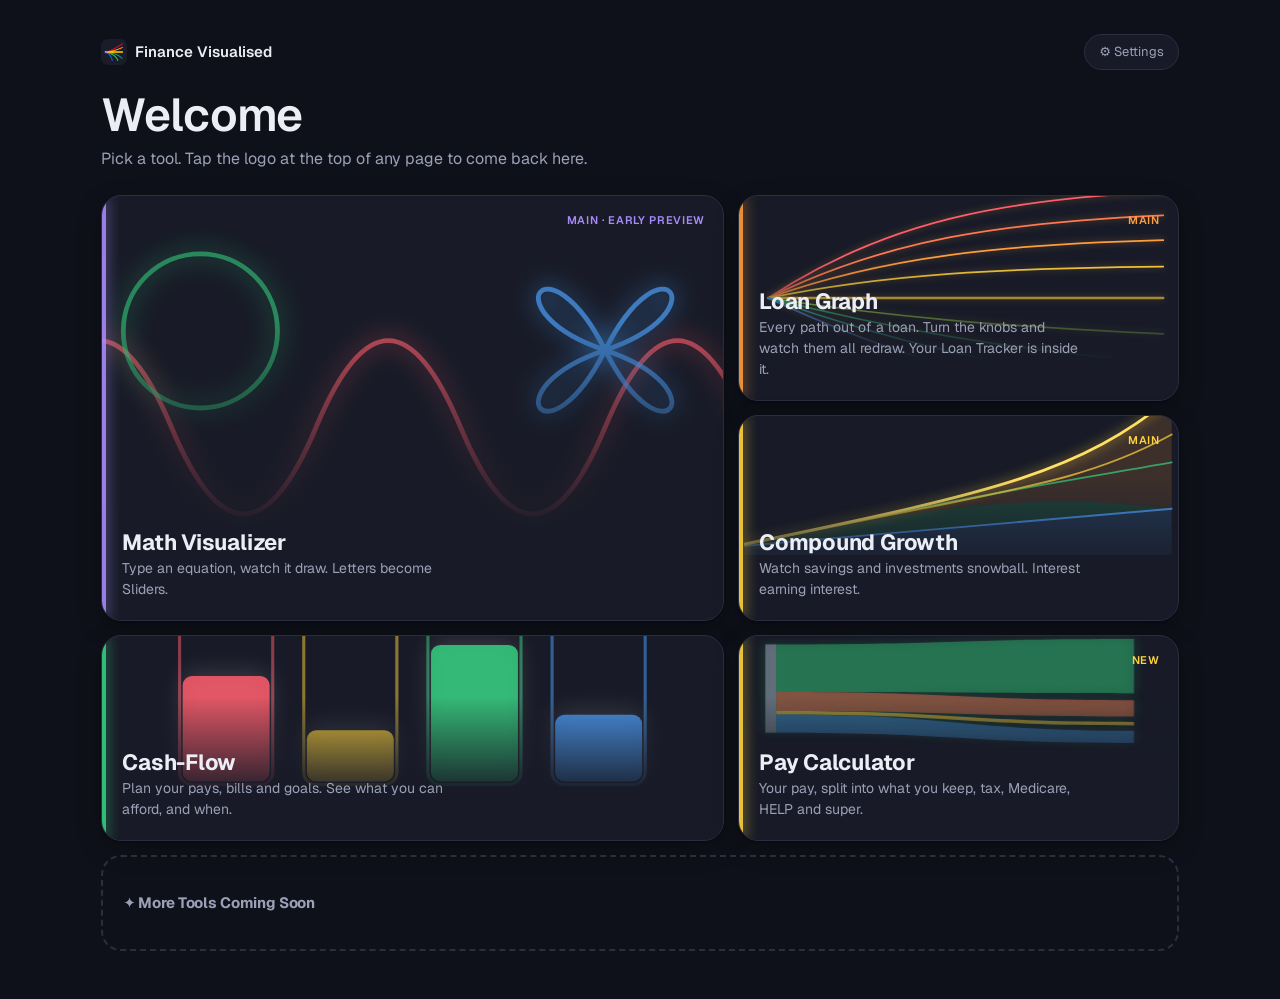
<file: index.html>
<!DOCTYPE html>
<html lang="en">
<head>
<meta charset="utf-8">
<meta name="viewport" content="width=device-width, initial-scale=1, viewport-fit=cover">
<meta name="theme-color" content="#0f111a" id="themeColor">
<meta name="apple-mobile-web-app-capable" content="yes">
<meta name="mobile-web-app-capable" content="yes">
<meta name="apple-mobile-web-app-status-bar-style" content="default">
<meta name="apple-mobile-web-app-title" content="Finance Vis">
<meta name="format-detection" content="telephone=no">
<link rel="manifest" href="manifest.webmanifest">
<link rel="icon" type="image/png" sizes="192x192" href="icons/icon-192.png">
<link rel="apple-touch-icon" href="icons/apple-touch-icon.png">
<script>
/* colour theme: Auto (follows the phone), Light or Dark. Shared by both pages, remembered in this browser. Runs before the page paints. */
(function(){var K='loanTheme',r=document.documentElement,v='dark';
 if(/[?&]embed=1/.test(location.search)){window.loanEmbed=true;r.classList.add('embed');r.dataset.device='desktop';addEventListener('message',function(e){if(e.source!==window.parent||e.origin!==location.origin)return;var d=e.data||{};if(d.loanTheme)window.loanTheme.set(d.loanTheme);if(d.loanSettings)window.loanTheme.refresh();if(d.loan==='reloadAll')location.reload();if(d.loan==='reload')location.reload();if(d.loan==='sendLoan'){var b=document.getElementById('toTracker');if(b)b.click()}})};if(window.loanEmbed)document.addEventListener('DOMContentLoaded',function(){var b=document.getElementById('toTracker');if(b)b.textContent='Send this loan to the Tracker →'})
 var KS='loanSettings.v1',sc='indigo';
 function cfg(){try{return JSON.parse(localStorage.getItem(KS))||{}}catch(e){return {}}}
 var REG={AU:['en-AU','$'],NZ:['en-NZ','$'],UK:['en-GB','£'],US:['en-US','$'],CA:['en-CA','$']},c0=cfg(),cc=REG[c0.country]?c0.country:'AU';
 window.loanRegion={country:cc,locale:REG[cc][0],sym:REG[cc][1],mdy:cc==='US'};
 function bar(){var m=document.getElementById('themeColor');if(m)m.content=getComputedStyle(r).getPropertyValue('--bg').trim()||'#f4f3f0'}
 function apply(){try{v=localStorage.getItem(K)||v}catch(e){}if(v==='light'||v==='dark')r.dataset.theme=v;else delete r.dataset.theme;sc=cfg().scheme||sc;if(sc!=='indigo')r.dataset.scheme=sc;else delete r.dataset.scheme;bar()}
 function fire(){window.dispatchEvent(new Event('themechange'))}
 apply();
 window.loanTheme={get:function(){return r.dataset.theme||'auto'},set:function(t){v=t;try{localStorage.setItem(K,t)}catch(e){};apply();fire()},setScheme:function(s){sc=s;var o=cfg();o.scheme=s;try{localStorage.setItem(KS,JSON.stringify(o))}catch(e){};apply();fire()},refresh:function(){apply();fire()},bar:bar};
 addEventListener('storage',function(e){if(e.key===K||e.key===KS)window.loanTheme.refresh()});
 document.addEventListener('DOMContentLoaded',bar);
 try{matchMedia('(prefers-color-scheme: dark)').addEventListener('change',function(){bar();fire()})}catch(e){}
})();
</script>
<title>Finance Visualised</title>
<link rel="preconnect" href="https://fonts.googleapis.com">
<link href="https://fonts.googleapis.com/css2?family=Geist:wght@400;500;600&display=swap" rel="stylesheet">
<style>
/* HOME: a bento grid of tool tiles. Each tile opens one tool, nothing else.
   To add a tool: copy one <a class="tile ..."> block in the grid below, give it a colour (--c) and a size class:
   s-hero (the biggest, for the main tool), s-main, s-pay. The grid packs tiles of mixed sizes tightly ("dense"), so a new
   tile finds its own gap. Keep the "More tools coming soon" tile last. */
:root{color-scheme:light;--bg:#f4f3f0;--panel:#ffffff;--ink:#1a1c29;--mute:#5d6074;--line:#e3e1db;--acc:#4f46e5;--acc-ink:#ffffff;--soft:#efeefd;--shadow:0 1px 2px rgba(26,28,41,.06),0 6px 20px rgba(26,28,41,.06);--fade:var(--panel)}
@media (prefers-color-scheme:dark){:root:not([data-theme=light]){color-scheme:dark;--bg:#0f111a;--panel:#181b27;--ink:#eceef5;--mute:#9ba0b6;--line:#2a2e3f;--acc:#8f88ff;--acc-ink:#0f111a;--soft:#22224a;--shadow:0 1px 2px rgba(0,0,0,.3),0 8px 24px rgba(0,0,0,.25)}}
:root[data-theme=dark]{color-scheme:dark;--bg:#0f111a;--panel:#181b27;--ink:#eceef5;--mute:#9ba0b6;--line:#2a2e3f;--acc:#8f88ff;--acc-ink:#0f111a;--soft:#22224a;--shadow:0 1px 2px rgba(0,0,0,.3),0 8px 24px rgba(0,0,0,.25)}
*{box-sizing:border-box;min-width:0}
body{margin:0;background:var(--bg);color:var(--ink);font:16px/1.5 Geist,system-ui,sans-serif;overflow-x:clip}
.wrap{max-width:1180px;margin:0 auto;padding:max(clamp(16px,3vw,32px),env(safe-area-inset-top)) max(4vw,16px) calc(48px + env(safe-area-inset-bottom))}
.top{display:flex;align-items:center;justify-content:space-between;gap:12px;flex-wrap:wrap}
.brand{display:inline-flex;align-items:center;gap:8px;min-height:40px;color:var(--ink);font-weight:600;font-size:15px}
.brand img{width:26px;height:26px;border-radius:7px}
#setSw{display:inline-flex;align-items:center;min-height:36px;padding:0 14px;border:1px solid var(--line);background:var(--panel);color:var(--mute);border-radius:99px;font:inherit;font-size:13px;cursor:pointer}
#setSw:hover{color:var(--ink);border-color:var(--acc)}
h1{font-size:clamp(30px,4.5vw,46px);line-height:1.1;margin:18px 0 6px;font-weight:600;letter-spacing:-.02em}
.sub{color:var(--mute);margin:0 0 24px;max-width:62ch}
button:focus-visible,a:focus-visible{outline:2px solid var(--acc);outline-offset:3px}

/* the grid: 12 columns, short rows, tiles span different amounts so the edges never line up evenly */
.tiles{display:grid;grid-template-columns:repeat(12,minmax(0,1fr));grid-auto-rows:96px;grid-auto-flow:dense;gap:14px}
.tile{--c:var(--acc);position:relative;overflow:hidden;display:flex;flex-direction:column;justify-content:flex-end;gap:2px;padding:20px;border-radius:20px;background:var(--panel);border:1px solid var(--line);box-shadow:var(--shadow);color:var(--ink);text-decoration:none;transition:transform .18s ease,border-color .18s ease,box-shadow .18s ease}
.tile::before{content:"";position:absolute;left:0;top:0;bottom:0;width:4px;background:var(--c);box-shadow:0 0 14px var(--c);opacity:.9;z-index:2}
.tile::after{content:"";position:absolute;inset:0;background:linear-gradient(to top,var(--fade) 20%,transparent 70%);pointer-events:none}
.tile>*{position:relative;z-index:1}
.tile .art{position:absolute;inset:0;width:100%;height:100%;z-index:0;pointer-events:none}
a.tile:hover,a.tile:focus-visible{transform:translateY(-3px);border-color:var(--c);box-shadow:0 0 0 1px var(--c),0 14px 44px color-mix(in srgb,var(--c) 38%,transparent)}
a.tile:active{transform:translateY(-1px) scale(.99)}
.tile b{font-size:22px;line-height:1.2;letter-spacing:-.01em;z-index:2}
.tile .d{color:var(--mute);font-size:14px;max-width:36ch;z-index:2}
.tile em{position:absolute;top:16px;right:18px;z-index:2;font-style:normal;font-size:11px;font-weight:600;color:var(--c);text-transform:uppercase;letter-spacing:.06em}
.s-hero{grid-column:span 7;grid-row:span 4}
.s-main{grid-column:span 5;grid-row:span 2}
.s-pay{grid-column:span 7;grid-row:span 2}
.s-side{grid-column:span 5;grid-row:span 2}
.soon{grid-column:span 12;grid-row:span 1;box-shadow:none;background:transparent;border:2px dashed var(--line);justify-content:center;color:var(--mute)}
.soon::before,.soon::after{display:none}
.soon b{font-size:15px;color:var(--mute)}
@media(max-width:760px){
 .tiles{grid-template-columns:repeat(2,minmax(0,1fr));grid-auto-rows:84px;gap:12px}
 .tile{padding:16px;border-radius:18px}
 .tile b{font-size:19px}.tile .d{font-size:13px}
 .s-hero{grid-column:span 2;grid-row:span 4}
 .s-main{grid-column:span 1;grid-row:span 2}
 .s-pay,.s-side{grid-column:span 2;grid-row:span 2}
 .soon{grid-column:span 2;grid-row:span 1}
 .s-main::after{background:linear-gradient(to top,var(--fade) 42%,transparent 80%)}
}
@media (prefers-reduced-motion:reduce){.tile{transition:none}a.tile:hover,a.tile:focus-visible,a.tile:active{transform:none}}
</style>
<link rel="stylesheet" href="settings.css">
<script src="settings.js" defer></script>
</head>
<body>
<div class="wrap">
  <div class="top">
    <span class="brand"><img src="icons/icon-192.png" alt="" width="26" height="26"><span>Finance Visualised</span></span>
    <button id="setSw" type="button" title="Colours, layout and country" onclick="window.loanSettings&&loanSettings.open()">⚙ Settings</button>
  </div>
  <h1>Welcome</h1>
  <p class="sub">Pick a tool. Tap the logo at the top of any page to come back here.</p>

  <nav class="tiles" aria-label="Tools">
    <a class="tile s-hero" href="math.html" style="--c:#a78bfa">
      <svg class="art" viewBox="0 0 400 220" preserveAspectRatio="xMidYMid slice" aria-hidden="true" fill="none" stroke-width="2.5" stroke-linecap="round">
        <path d="M0 120 C25 60 50 60 75 120 S125 180 150 120 S200 60 225 120 S275 180 300 120 S350 60 375 120 S400 150 400 140" stroke="#ff5d6c" opacity=".7" style="filter:drop-shadow(0 0 6px #ff5d6c)"/>
        <g transform="translate(300 80)" stroke="#4da3ff" opacity=".7" style="filter:drop-shadow(0 0 6px #4da3ff)"><path d="M0 0 C30 -60 60 -20 0 0 C-30 -60 -60 -20 0 0 C30 60 60 20 0 0 C-30 60 -60 20 0 0"/></g>
        <circle cx="90" cy="70" r="40" stroke="#35d07f" opacity=".6" style="filter:drop-shadow(0 0 6px #35d07f)"/>
      </svg>
      <em>Main · Early Preview</em><b>Math Visualizer</b><span class="d">Type an equation, watch it draw. Letters become Sliders.</span>
    </a>
    <a class="tile s-main" href="graph.html" style="--c:#ff9d3d">
      <svg class="art" viewBox="0 0 600 330" preserveAspectRatio="xMidYMid slice" aria-hidden="true" fill="none" stroke-width="2.4" stroke-linecap="round">
        <g style="filter:drop-shadow(0 0 4px rgba(255,157,61,.45))">
          <path d="M40 165 C200 60 360 30 580 20" stroke="#ff5d6c"/><path d="M40 165 C200 85 360 62 580 52" stroke="#ff7a52"/><path d="M40 165 C200 108 360 92 580 86" stroke="#ff9d3d"/>
          <path d="M40 165 C200 132 360 124 580 122" stroke="#ffd43b"/><path d="M40 165 C200 165 360 165 580 165" stroke="#ffd43b" stroke-width="3.4"/>
          <path d="M40 165 C200 190 360 204 580 214" stroke="#9be04a"/><path d="M40 165 C200 205 360 235 580 254" stroke="#35d07f"/><path d="M40 165 C200 222 360 262 580 286" stroke="#2fc9b6"/>
          <path d="M40 165 C200 240 360 290 580 318" stroke="#4da3ff"/>
        </g>
      </svg>
      <em>Main</em><b>Loan Graph</b><span class="d">Every path out of a loan. Turn the knobs and watch them all redraw. Your Loan Tracker is inside it.</span>
    </a>
    <a class="tile s-main" href="compound.html" style="--c:#ffd43b">
      <svg class="art" viewBox="0 0 500 220" preserveAspectRatio="xMidYMid slice" aria-hidden="true" fill="none"><g transform="translate(0,-50)">
        <path d="M20 200 L480 200 L480 150 L20 190Z" fill="#4da3ff" opacity=".22"/>
        <path d="M20 190 L480 150 C380 140 300 130 20 188Z" fill="#35d07f" opacity=".22"/>
        <path d="M20 188 C300 130 380 110 480 30 L480 150 C380 140 300 130 20 188Z" fill="#ff9d3d" opacity=".16"/>
        <g stroke-width="2" stroke-linecap="round"><path d="M20 190 L480 150" stroke="#4da3ff"/><path d="M20 189 C300 128 380 118 480 100" stroke="#35d07f" opacity=".7"/><path d="M20 189 C300 129 380 125 480 70" stroke="#ffd43b" opacity=".7"/></g>
        <path d="M20 188 C300 130 380 110 480 30" stroke="#ffe066" stroke-width="3" stroke-linecap="round" style="filter:drop-shadow(0 0 6px rgba(255,212,59,.7))"/></g>
      </svg>
      <em>Main</em><b>Compound Growth</b><span class="d">Watch savings and investments snowball. Interest earning interest.</span>
    </a>
    <a class="tile s-pay" href="cashflow.html" style="--c:#35d07f">
      <svg class="art" viewBox="0 0 400 420" preserveAspectRatio="xMidYMid slice" aria-hidden="true" fill="none">
        <defs><linearGradient id="hp" x1="0" x2="1"><stop offset="0" stop-color="#ff5d6c"/><stop offset=".35" stop-color="#ffd43b"/><stop offset=".7" stop-color="#35d07f"/><stop offset="1" stop-color="#4da3ff"/></linearGradient></defs>
        <rect x="30" y="40" width="340" height="10" rx="5" fill="url(#hp)" opacity=".9" style="filter:drop-shadow(0 0 8px rgba(167,139,250,.6))"/>
        <g stroke-width="5" stroke-linecap="round" opacity=".8"><path d="M80 50V90" stroke="#ff5d6c"/><path d="M160 50V120" stroke="#ffd43b"/><path d="M240 50V80" stroke="#35d07f"/><path d="M320 50V110" stroke="#4da3ff"/></g>
        <g stroke-width="2"><rect x="50" y="90" width="60" height="150" rx="8" stroke="#ff5d6c" opacity=".5"/><rect x="130" y="120" width="60" height="120" rx="8" stroke="#ffd43b" opacity=".5"/><rect x="210" y="80" width="60" height="160" rx="8" stroke="#35d07f" opacity=".5"/><rect x="290" y="110" width="60" height="130" rx="8" stroke="#4da3ff" opacity=".5"/></g>
        <g style="filter:drop-shadow(0 -2px 8px rgba(255,255,255,.18))"><rect x="52" y="170" width="56" height="68" rx="6" fill="#ff5d6c" opacity=".85"/><rect x="132" y="205" width="56" height="33" rx="6" fill="#ffd43b" opacity=".85"/><rect x="212" y="150" width="56" height="88" rx="6" fill="#35d07f" opacity=".85"/><rect x="292" y="195" width="56" height="43" rx="6" fill="#4da3ff" opacity=".85"/></g>
      </svg>
      <b>Cash-Flow</b><span class="d">Plan your pays, bills and goals. See what you can afford, and when.</span>
    </a>
    <a class="tile s-side" href="pay.html" style="--c:#ffd43b">
      <svg class="art" viewBox="0 0 400 220" preserveAspectRatio="xMidYMid slice" aria-hidden="true">
        <g transform="translate(0 6) scale(1 .62)" opacity=".75" style="filter:drop-shadow(0 0 6px rgba(53,208,127,.45))"><path d="M24 30h10v130H24z" fill="#a2a7bd" opacity=".7"/>
        <path d="M34 30C200 30 200 22 360 22v80C200 102 200 100 34 100z" fill="#35d07f" opacity=".55"/><path d="M34 100C200 100 200 112 360 112v24C200 136 200 128 34 128z" fill="#ff7a52" opacity=".6"/>
        <path d="M34 128C200 128 200 144 360 144v5C200 149 200 133 34 133z" fill="#ffd43b" opacity=".7"/><path d="M34 133C200 133 200 157 360 157v18C200 175 200 160 34 160z" fill="#4da3ff" opacity=".55"/></g>
      </svg>
      <em>New</em><b>Pay Calculator</b><span class="d">Your pay, split into what you keep, tax, Medicare, HELP and super.</span>
    </a>
    <div class="tile soon"><b>✦ More Tools Coming Soon</b></div>
  </nav>
</div>
<script>
/* layout: chosen in Settings, otherwise detected from the screen */
(function(){var r=document.documentElement,d=null;try{d=localStorage.getItem('loanDevice')}catch(e){}r.dataset.device=d||((matchMedia('(pointer:coarse)').matches&&Math.min(screen.width,screen.height)<760)?'phone':'desktop')})();
if('serviceWorker' in navigator&&location.protocol==='https:')window.addEventListener('load',()=>navigator.serviceWorker.register('sw.js').catch(()=>{}));
</script>
</body>
</html>
</file>
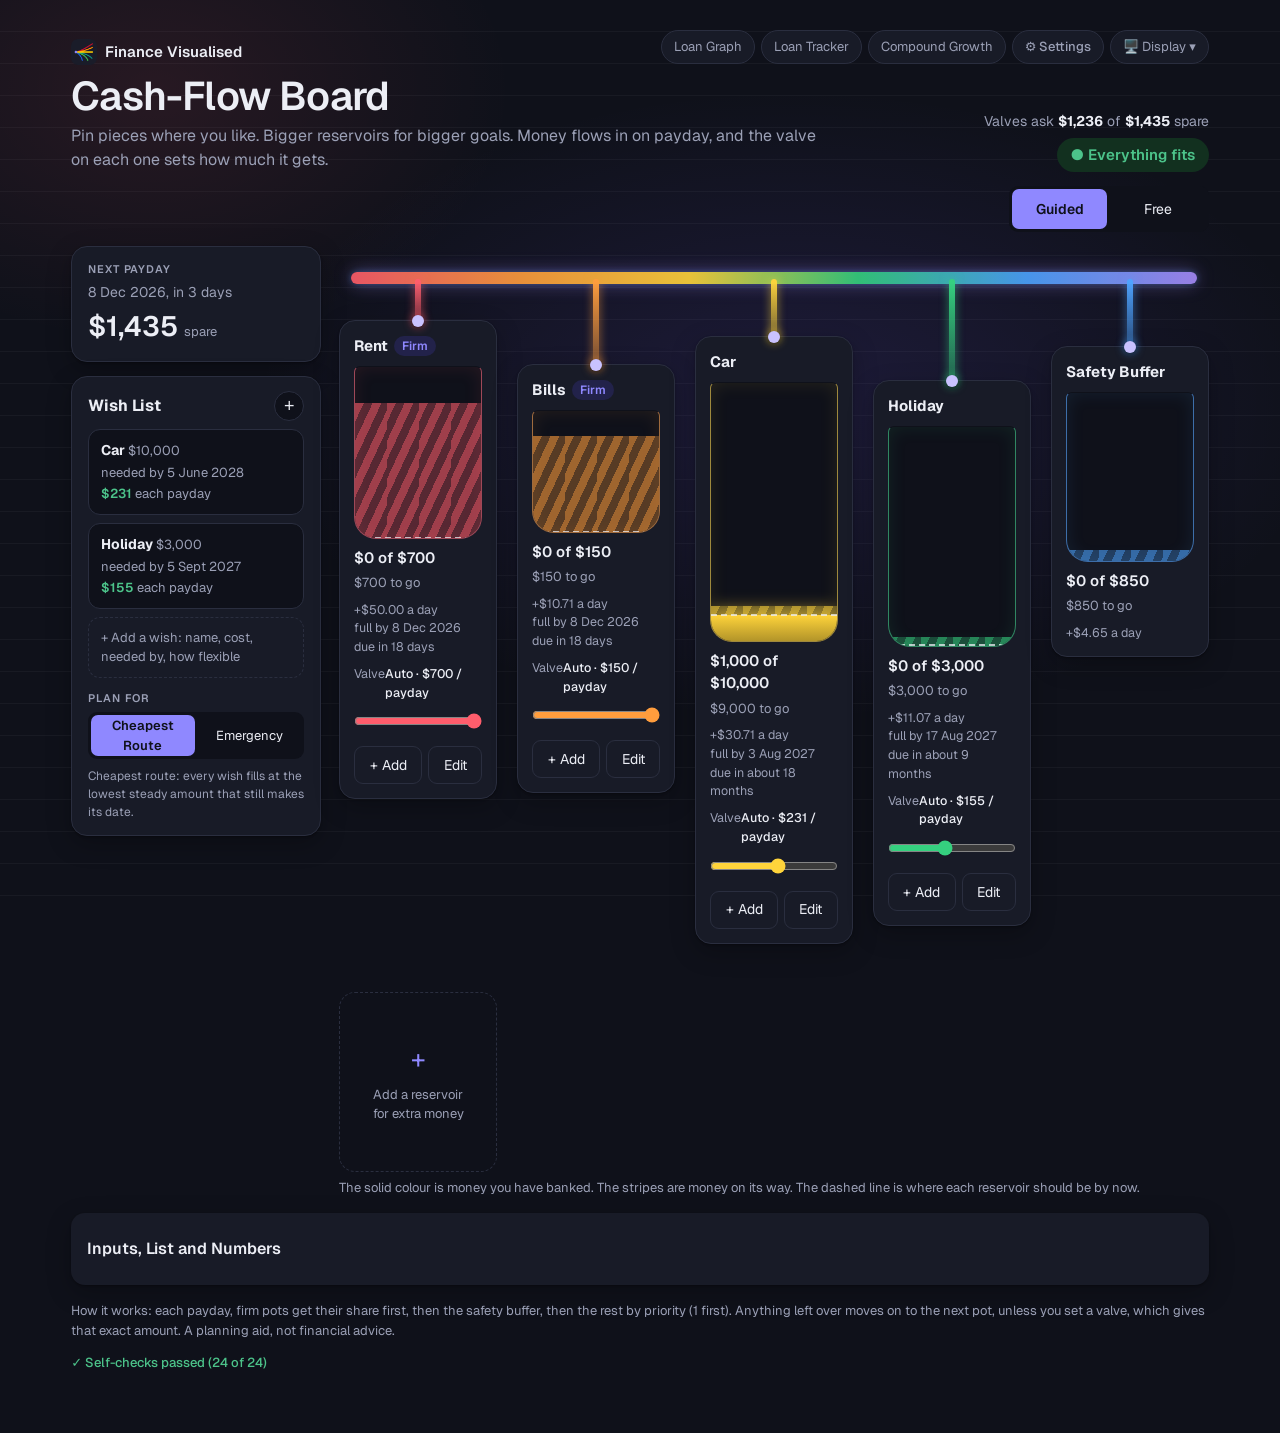
<file: cashflow.html>
<!DOCTYPE html>
<html lang="en">
<head>
<meta charset="utf-8">
<meta name="viewport" content="width=device-width, initial-scale=1, viewport-fit=cover">
<meta name="theme-color" content="#0f111a" id="themeColor">
<meta name="apple-mobile-web-app-capable" content="yes">
<meta name="mobile-web-app-capable" content="yes">
<meta name="apple-mobile-web-app-title" content="Finance Vis">
<link rel="manifest" href="manifest.webmanifest">
<link rel="icon" type="image/png" sizes="192x192" href="icons/icon-192.png">
<link rel="apple-touch-icon" href="icons/apple-touch-icon.png">
<script>
/* colour theme: Auto (follows the phone), Light or Dark. Shared by both pages, remembered in this browser. Runs before the page paints. */
(function(){var K='loanTheme',r=document.documentElement,v='dark';
 if(/[?&]embed=1/.test(location.search)){window.loanEmbed=true;r.classList.add('embed');r.dataset.device='desktop';addEventListener('message',function(e){if(e.source!==window.parent||e.origin!==location.origin)return;var d=e.data||{};if(d.loanTheme)window.loanTheme.set(d.loanTheme);if(d.loanSettings)window.loanTheme.refresh();if(d.loan==='reloadAll')location.reload();if(d.loan==='reload')location.reload();if(d.loan==='sendLoan'){var b=document.getElementById('toTracker');if(b)b.click()}})};if(window.loanEmbed)document.addEventListener('DOMContentLoaded',function(){var b=document.getElementById('toTracker');if(b)b.textContent='Send this loan to the Tracker →'})
 var KS='loanSettings.v1',sc='indigo';
 function cfg(){try{return JSON.parse(localStorage.getItem(KS))||{}}catch(e){return {}}}
 var REG={AU:['en-AU','$'],NZ:['en-NZ','$'],UK:['en-GB','£'],US:['en-US','$'],CA:['en-CA','$']},c0=cfg(),cc=REG[c0.country]?c0.country:'AU';
 window.loanRegion={country:cc,locale:REG[cc][0],sym:REG[cc][1],mdy:cc==='US'};
 function bar(){var m=document.getElementById('themeColor');if(m)m.content=getComputedStyle(r).getPropertyValue('--bg').trim()||'#f4f3f0'}
 function apply(){try{v=localStorage.getItem(K)||v}catch(e){}if(v==='light'||v==='dark')r.dataset.theme=v;else delete r.dataset.theme;sc=cfg().scheme||sc;if(sc!=='indigo')r.dataset.scheme=sc;else delete r.dataset.scheme;bar()}
 function fire(){window.dispatchEvent(new Event('themechange'))}
 apply();
 window.loanTheme={get:function(){return r.dataset.theme||'auto'},set:function(t){v=t;try{localStorage.setItem(K,t)}catch(e){};apply();fire()},setScheme:function(s){sc=s;var o=cfg();o.scheme=s;try{localStorage.setItem(KS,JSON.stringify(o))}catch(e){};apply();fire()},refresh:function(){apply();fire()},bar:bar};
 addEventListener('storage',function(e){if(e.key===K||e.key===KS)window.loanTheme.refresh()});
 document.addEventListener('DOMContentLoaded',bar);
 try{matchMedia('(prefers-color-scheme: dark)').addEventListener('change',function(){bar();fire()})}catch(e){}
})();
</script>
<title>Cash-Flow</title>
<link rel="preconnect" href="https://fonts.googleapis.com">
<link href="https://fonts.googleapis.com/css2?family=Geist:wght@400;500;600&display=swap" rel="stylesheet">
<style>
/* Cash-flow, phase 0: plain and working. Looks come later. The maths lives in cashflow.js so a picture (e.g. a Sankey flow) can reuse it. */
:root{color-scheme:light;--bg:#f4f3f0;--panel:#ffffff;--ink:#1a1c29;--mute:#5d6074;--line:#e3e1db;--acc:#4f46e5;--acc-ink:#ffffff;--soft:#efeefd;--good:#15803d;--bad:#d1342f;--good-bg:#e3f4e8;--bad-bg:#fde6e4;--info:#2563eb;--info-bg:#e3ebfd;--shadow:0 1px 2px rgba(26,28,41,.06),0 6px 20px rgba(26,28,41,.06)}
@media (prefers-color-scheme:dark){:root:not([data-theme=light]){color-scheme:dark;--bg:#0f111a;--panel:#181b27;--ink:#eceef5;--mute:#9ba0b6;--line:#2a2e3f;--acc:#8f88ff;--acc-ink:#0f111a;--soft:#22224a;--good:#4cc38a;--bad:#ff6b63;--good-bg:#12301f;--bad-bg:#3a1716;--info:#7aa5ff;--info-bg:#16233d;--shadow:0 1px 2px rgba(0,0,0,.3),0 8px 24px rgba(0,0,0,.25)}}
:root[data-theme=dark]{color-scheme:dark;--bg:#0f111a;--panel:#181b27;--ink:#eceef5;--mute:#9ba0b6;--line:#2a2e3f;--acc:#8f88ff;--acc-ink:#0f111a;--soft:#22224a;--good:#4cc38a;--bad:#ff6b63;--good-bg:#12301f;--bad-bg:#3a1716;--info:#7aa5ff;--info-bg:#16233d;--shadow:0 1px 2px rgba(0,0,0,.3),0 8px 24px rgba(0,0,0,.25)}
*{box-sizing:border-box;min-width:0}
body{margin:0;background:var(--bg);color:var(--ink);font:16px/1.5 Geist,system-ui,sans-serif;overflow-x:clip}
.wrap{max-width:980px;margin:0 auto;padding:clamp(16px,3vw,32px) max(4vw,14px) 60px;position:relative}
h1{font-size:clamp(28px,4vw,40px);line-height:1.1;margin:0 0 6px;font-weight:600;letter-spacing:-.02em}
h2{font-size:13px;margin:0 0 10px;color:var(--mute);font-weight:600;letter-spacing:.06em;text-transform:uppercase}
.sub{color:var(--mute);margin:0 0 16px;max-width:68ch}
[hidden]{display:none!important}
.homeL{display:inline-flex;align-items:center;gap:8px;min-height:40px;padding:2px 10px 2px 4px;margin:0 0 2px -4px;border-radius:10px;color:var(--ink);text-decoration:none;font-weight:600;font-size:15px;cursor:pointer;transition:background .15s}
.homeL img{width:26px;height:26px;border-radius:7px}.homeL:hover{background:var(--soft);color:var(--acc)}.homeL:focus-visible{outline:2px solid var(--acc);outline-offset:2px}
html.embed .homeL{display:none}
#topSw{position:absolute;top:clamp(14px,2.4vw,30px);right:max(4vw,14px);display:flex;gap:6px;z-index:6;flex-wrap:wrap;justify-content:flex-end}
#topSw button,#topSw a{display:inline-flex;align-items:center;min-height:34px;padding:0 12px;border:1px solid var(--line);background:var(--panel);color:var(--mute);border-radius:99px;font:inherit;font-size:13px;cursor:pointer;white-space:nowrap;text-decoration:none}
#topSw button:hover,#topSw a:hover{color:var(--ink);border-color:var(--acc)}
@media(max-width:700px){#topSw{position:static;margin:0 0 8px}#topSw button,#topSw a{min-height:36px}}
html[data-device=phone] #topSw{position:static;margin:0 0 8px}
html[data-device=phone] #topSw button,html[data-device=phone] #topSw a{min-height:36px}
.dispPop{position:fixed;z-index:90;padding:10px;border-radius:16px;background:var(--panel);border:1px solid var(--line);box-shadow:0 14px 40px rgba(0,0,0,.25);animation:dpIn .14s ease-out}
.dispPop[hidden]{display:none}
.dpT{font-size:12px;font-weight:600;letter-spacing:.06em;text-transform:uppercase;color:var(--mute);margin:0 4px 8px}
.dpRow{display:flex;gap:8px}
.dispPop button{position:relative;display:grid;justify-items:center;gap:4px;width:112px;padding:14px 8px 12px;border:2px solid var(--line);border-radius:14px;background:var(--bg);color:var(--ink);font:inherit;font-size:14px;font-weight:500;cursor:pointer;transition:border-color .15s,box-shadow .15s}
.dispPop button i{font-style:normal;font-size:30px;line-height:1}
.dispPop button:hover{border-color:var(--acc)}
.dispPop button.on{border-color:var(--acc);background:var(--soft);color:var(--acc);font-weight:600;box-shadow:0 0 0 4px color-mix(in srgb,var(--acc) 22%,transparent),0 0 18px color-mix(in srgb,var(--acc) 45%,transparent)}
.dispPop button em{font-style:normal;font-size:10.5px;font-weight:600;text-transform:uppercase;letter-spacing:.06em}
.dispPop button:focus-visible{outline:2px solid var(--ink);outline-offset:2px}
@keyframes dpIn{from{opacity:0;transform:translateY(-4px)}}
@media (prefers-reduced-motion:reduce){.dispPop{animation:none}}
.card{background:var(--panel);border-radius:14px;padding:16px;margin:0 0 16px;box-shadow:var(--shadow)}
.grid{display:grid;grid-template-columns:repeat(auto-fit,minmax(150px,1fr));gap:12px}
label.f{display:grid;gap:4px;font-size:13px;color:var(--mute);font-weight:500}
input[type=number],input[type=text],input[type=date],select{width:100%;font:inherit;font-size:16px;padding:8px 10px;border:1px solid var(--line);border-radius:8px;background:var(--bg);color:var(--ink);min-height:42px}
input:focus-visible,button:focus-visible,select:focus-visible,summary:focus-visible{outline:2px solid var(--acc);outline-offset:2px}
.seg{display:flex;background:var(--bg);border-radius:9px;padding:3px;gap:3px}
.seg button{flex:1;min-height:40px;border:0;border-radius:7px;background:none;color:var(--ink);font:inherit;font-size:14px;cursor:pointer}
.seg button.on{background:var(--acc);color:var(--acc-ink);font-weight:600}
.btn{min-height:42px;padding:0 16px;border:1px solid var(--line);background:var(--panel);color:var(--ink);border-radius:9px;font:inherit;font-size:14px;cursor:pointer}
.btn.pri{background:var(--acc);color:var(--acc-ink);border-color:var(--acc);font-weight:600}
.btn.del{color:var(--bad)}
.hint{font-size:13px;color:var(--mute);margin:6px 0 0}
.chk{display:flex;align-items:center;gap:10px;min-height:42px;font-size:15px}.chk input{width:20px;height:20px;accent-color:var(--acc)}
.verdict{border-radius:14px;padding:16px 18px;margin:0 0 16px;border:2px solid var(--line);background:var(--panel)}
.verdict h3{margin:0 0 6px;font-size:20px;letter-spacing:-.01em}
.verdict p{margin:4px 0}
.verdict.green{border-color:var(--good);background:var(--good-bg)}.verdict.green h3{color:var(--good)}
.verdict.amber{border-color:#d98a00;background:#fff3d6;color:#3b2a00}.verdict.amber h3{color:#8a5a00}
.verdict.red{border-color:var(--bad);background:var(--bad-bg)}.verdict.red h3{color:var(--bad)}
:root[data-theme=dark] .verdict.amber{background:#3a2c0c;color:#f7e3b0}:root[data-theme=dark] .verdict.amber h3{color:#ffc857}
@media (prefers-color-scheme:dark){:root:not([data-theme=light]) .verdict.amber{background:#3a2c0c;color:#f7e3b0}:root:not([data-theme=light]) .verdict.amber h3{color:#ffc857}}
.banner{display:flex;gap:10px;align-items:flex-start;padding:12px 14px;border-radius:12px;margin:0 0 16px;background:var(--info-bg);border:1px solid var(--info)}
.banner.bad{background:var(--bad-bg);border-color:var(--bad)}
.banner div{flex:1}.banner button{min-height:34px}
.pot{border-top:1px solid var(--line);padding:12px 0}.pot:first-child{border-top:0}
.sum{display:grid;gap:6px}
.top{display:flex;justify-content:space-between;align-items:baseline;gap:10px;flex-wrap:wrap}
.top b{font-size:17px}.rem{font-weight:600;padding:2px 10px;border-radius:99px;background:var(--soft);color:var(--acc);white-space:nowrap}
.bar{height:8px;border-radius:99px;background:var(--line);overflow:hidden}.bar i{display:block;height:100%;background:var(--good);border-radius:99px}
.bar.behind i{background:#d98a00}.bar.miss i{background:var(--bad)}
.meta{display:flex;flex-wrap:wrap;gap:4px 14px;font-size:13px;color:var(--mute)}
.badge{font-size:12px;font-weight:600;padding:1px 8px;border-radius:99px}
.badge.ontrack,.badge.full{background:var(--good-bg);color:var(--good)}.badge.behind{background:#fff3d6;color:#8a5a00}.badge.miss{background:var(--bad-bg);color:var(--bad)}
.acts{display:flex;gap:8px;flex-wrap:wrap}.acts .btn{min-height:38px}
.edit,.add{margin-top:8px;padding:12px;border-radius:10px;background:var(--bg)}
.edit .grid{grid-template-columns:repeat(auto-fit,minmax(140px,1fr))}
.tw{overflow-x:auto}table{border-collapse:collapse;width:100%;font-size:14px}th,td{text-align:left;padding:8px 10px;border-bottom:1px solid var(--line);white-space:nowrap}th{color:var(--mute);font-weight:500;font-size:12px}
td.n,th.n{text-align:right}
.tot{display:grid;gap:2px;font-size:15px}.tot div{display:flex;justify-content:space-between;gap:12px;border-bottom:1px dashed var(--line);padding:3px 0}
#selftest{font-size:13px;margin:12px 0 0;font-weight:500}#selftest.good{color:var(--good)}#selftest.bad{color:var(--bad)}
.note{font-size:13px;color:var(--mute)}
.bar2{display:flex;flex-wrap:wrap;gap:10px;align-items:center;justify-content:space-between;margin:0 0 14px}.bar2 .seg{min-width:200px}
.chip{font-weight:600;font-size:15px;padding:6px 14px;border-radius:99px;background:var(--soft);color:var(--mute)}
.chip.green{background:var(--good-bg);color:var(--good)}.chip.amber{background:#fff3d6;color:#8a5a00}.chip.red{background:var(--bad-bg);color:var(--bad)}
:root[data-theme=dark] .chip.amber{background:#3a2c0c;color:#ffc857}@media (prefers-color-scheme:dark){:root:not([data-theme=light]) .chip.amber{background:#3a2c0c;color:#ffc857}}
.hero{padding:16px 16px 12px}.heroTop{display:flex;flex-wrap:wrap;justify-content:space-between;gap:6px 14px;font-size:14px;color:var(--mute);margin-bottom:12px}.heroTop .over{color:var(--bad);font-weight:600}
.vessels{display:grid;grid-template-columns:repeat(auto-fill,minmax(150px,1fr));gap:14px}
.vessel{position:relative;display:grid;gap:6px;align-content:start;padding:10px;border-radius:14px;background:var(--bg)}
.vName{display:flex;gap:6px;align-items:center;flex-wrap:wrap;font-size:15px}
.tank{position:relative;height:170px;border:2px solid var(--line);border-top-color:transparent;border-radius:6px 6px 22px 22px;overflow:hidden;background:var(--panel)}
.liq{position:absolute;left:0;right:0;bottom:0;height:0;background:linear-gradient(var(--good),color-mix(in srgb,var(--good) 78%,#000));transition:height .8s ease}
.acc{position:absolute;left:0;right:0;bottom:0;height:0;background:repeating-linear-gradient(115deg,color-mix(in srgb,var(--good) 42%,transparent) 0 8px,color-mix(in srgb,var(--good) 22%,transparent) 8px 16px);background-size:32px 100%;animation:shimmer 2.4s linear infinite;transition:height .8s ease,bottom .8s ease}
.tick{position:absolute;left:0;right:0;height:0;border-top:2px dashed var(--ink);opacity:.75;transition:bottom .8s ease}
.vessel.behind .tank{border-color:#d98a00;border-top-color:transparent}.vessel.miss .tank{border-color:var(--bad);border-top-color:transparent}
.vessel.ready .tank{border-color:var(--good);border-top-color:transparent;box-shadow:0 0 0 2px color-mix(in srgb,var(--good) 40%,transparent),0 0 24px color-mix(in srgb,var(--good) 55%,transparent);animation:glow 2.2s ease-in-out infinite}
.vLvl{font-weight:600;font-size:15px}.vLeft{font-size:13px;color:var(--mute);margin-top:-4px}
.vMeta{display:grid;gap:0;font-size:12.5px;color:var(--mute)}
.valve{display:grid;gap:2px;font-size:12.5px;color:var(--mute)}.vvTop{display:flex;justify-content:space-between;gap:6px}.vvTop output{color:var(--ink);font-weight:500}
.valve input[type=range]{width:100%;accent-color:var(--acc);height:34px;margin:0}
.link{border:0;background:none;color:var(--acc);font:inherit;font-size:12.5px;text-align:left;padding:0;cursor:pointer;min-height:24px}
.vessel .acts{gap:6px}.vessel .acts .btn{min-height:38px;padding:0 12px;flex:1 1 auto}
.vessel .add{margin-top:4px;padding:10px;background:var(--panel);border-radius:10px}.vessel .add .grid{grid-template-columns:1fr}
.vessel .hv{background:var(--good);color:#fff;border-color:var(--good);font-weight:600}
.vessel.buf .tank{height:170px}
.sparks{position:absolute;inset:0;pointer-events:none}.sparks i{position:absolute;bottom:30%;width:6px;height:6px;border-radius:50%;background:var(--good);opacity:0;animation:spark .9s ease-out forwards}
.vessel.poof .liq,.vessel.poof .acc{transition:none;animation:lift .65s cubic-bezier(.3,.7,.4,1) forwards}.vessel.poof .tick{opacity:0}
.shelfRow{display:flex;flex-wrap:wrap;gap:4px 14px;align-items:baseline;padding:6px 0;border-bottom:1px solid var(--line)}.shelfRow:last-child{border-bottom:0}
details#panel>summary{cursor:pointer;font-weight:600;font-size:16px;min-height:40px;display:flex;align-items:center}
details#panel[open]>summary{margin-bottom:6px}
@keyframes shimmer{to{background-position:32px 0}}
@keyframes glow{50%{box-shadow:0 0 0 2px color-mix(in srgb,var(--good) 60%,transparent),0 0 34px color-mix(in srgb,var(--good) 70%,transparent)}}
@keyframes lift{to{transform:translateY(-120%);opacity:0}}
@keyframes spark{0%{opacity:1;transform:translateY(0)}100%{opacity:0;transform:translateY(-120px) scale(1.6)}}
@media (prefers-reduced-motion:reduce){.liq,.acc,.tick{transition:none}.acc,.vessel.ready .tank,.vessel.poof .liq,.vessel.poof .acc,.sparks i{animation:none}}
/* ---- Pin board look: ruled paper, a glowing supply pipe, pinned reservoirs of different sizes ---- */
:root{--rule:rgba(79,70,229,.07);--halo:transparent;--halo2:transparent}
:root[data-theme=dark]{--rule:rgba(255,255,255,.04);--halo:rgba(120,90,255,.14);--halo2:rgba(255,93,108,.10)}
@media (prefers-color-scheme:dark){:root:not([data-theme=light]){--rule:rgba(255,255,255,.04);--halo:rgba(120,90,255,.14);--halo2:rgba(255,93,108,.10)}}
body{background-color:var(--bg);background-image:radial-gradient(ellipse 60% 50% at 62% 45%,var(--halo),transparent 70%),radial-gradient(ellipse 40% 40% at 12% 10%,var(--halo2),transparent 70%),repeating-linear-gradient(to bottom,transparent 0,transparent 31px,var(--rule) 31px,var(--rule) 32px);background-attachment:fixed}
.wrap{max-width:1180px}
.hero.card{background:transparent;box-shadow:none;padding:0}
.vessels{position:relative;padding-top:74px;align-items:start;grid-template-columns:repeat(auto-fill,minmax(180px,1fr));gap:18px 20px}
.vessels::before{content:"";position:absolute;left:12px;right:12px;top:26px;height:12px;border-radius:99px;background:linear-gradient(90deg,#ff5d6c,#ff9d3d,#ffd43b,#35d07f,#4da3ff,#a78bfa);box-shadow:0 0 18px rgba(167,139,250,.45),0 0 6px rgba(77,163,255,.4);opacity:.9}
.vessel{--c:#a78bfa;--off:0px;margin-top:var(--off);padding:14px;gap:8px;border-radius:16px;background:var(--panel);border:1px solid var(--line);box-shadow:var(--shadow)}
.vessel::before{content:"";position:absolute;left:calc(50% - 3px);top:calc(-42px - var(--off));width:6px;height:calc(42px + var(--off));border-radius:3px;background:linear-gradient(var(--c),color-mix(in srgb,var(--c) 40%,transparent));box-shadow:0 0 10px color-mix(in srgb,var(--c) 60%,transparent)}
.vessel::after{content:"";position:absolute;top:-6px;left:calc(50% - 6px);width:12px;height:12px;border-radius:50%;background:#c9c2ff;box-shadow:0 1px 3px rgba(0,0,0,.4),0 0 8px color-mix(in srgb,var(--c) 70%,transparent)}
.tank{height:var(--th,170px);border:1.5px solid color-mix(in srgb,var(--c) 55%,var(--line));border-top-color:transparent;background:var(--bg);box-shadow:inset 0 0 18px color-mix(in srgb,var(--c) 10%,transparent)}
.liq{background:linear-gradient(var(--c),color-mix(in srgb,var(--c) 70%,#000));box-shadow:0 -4px 18px color-mix(in srgb,var(--c) 66%,transparent)}
.acc{background:repeating-linear-gradient(115deg,color-mix(in srgb,var(--c) 60%,transparent) 0 8px,color-mix(in srgb,var(--c) 30%,transparent) 8px 16px);background-size:32px 100%}
.vessel.ready .tank{border-color:var(--c);box-shadow:0 0 0 2px color-mix(in srgb,var(--c) 40%,transparent),0 0 24px color-mix(in srgb,var(--c) 55%,transparent);animation:glow2 2.2s ease-in-out infinite}
.vessel .hv{background:var(--c);border-color:var(--c);color:#0d0f18}
.vessel .add{background:var(--bg)}
.vessel .valve input[type=range]{accent-color:var(--c)}
@keyframes glow2{50%{box-shadow:0 0 0 2px color-mix(in srgb,var(--c) 60%,transparent),0 0 34px color-mix(in srgb,var(--c) 70%,transparent)}}
@media(max-width:560px){.vessel{--off:0px!important}}
@media (prefers-reduced-motion:reduce){.vessel.ready .tank{animation:none}}

/* ---- Cash-flow board layout: payday card and wish list on the left, the pinned reservoirs on the right ---- */
.wrap{max-width:1240px}
.boardHead{display:flex;flex-wrap:wrap;justify-content:space-between;align-items:flex-end;gap:10px 20px;margin:0 0 14px}
.boardHead .sub{margin:0}
.boardStat{display:grid;justify-items:end;gap:6px;font-size:14px;color:var(--mute)}.boardStat b{color:var(--ink)}.boardStat .over b{color:var(--bad)}
.board{display:grid;grid-template-columns:250px 1fr;gap:18px;align-items:start}
.side{display:grid;gap:14px}
.side .card{margin:0;padding:14px 16px;border-radius:16px;background:var(--panel);border:1px solid var(--line);box-shadow:var(--shadow)}
.k{font-size:11px;font-weight:600;letter-spacing:.08em;text-transform:uppercase;color:var(--mute)}
.payDate{font-size:14px;color:var(--mute);margin-top:4px}
.payBig{font-size:28px;font-weight:600;color:var(--ink);margin-top:2px}.payBig small{font-size:13px;font-weight:400;color:var(--mute);margin-left:6px}
.wTop{display:flex;justify-content:space-between;align-items:center;margin-bottom:8px}.wTop b{font-size:16px}
.wTop button{width:30px;height:30px;border-radius:50%;border:1px solid var(--line);background:var(--bg);color:var(--ink);font-size:18px;line-height:1;cursor:pointer}
.wish{padding:10px 12px;border:1px solid var(--line);border-radius:12px;background:var(--bg);margin-bottom:8px;font-size:13px;color:var(--mute);display:grid;gap:2px;cursor:pointer;text-align:left;width:100%;font:inherit;font-size:13px}
.wish b{color:var(--ink);font-size:14px}.wish .pp{color:var(--good,#35d07f);font-weight:600}
.wAdd{width:100%;padding:10px 12px;border:1px dashed var(--line);border-radius:12px;background:none;color:var(--mute);font:inherit;font-size:13px;text-align:left;cursor:pointer;margin-bottom:12px}
.wAdd:hover,.addRes:hover{border-color:var(--acc);color:var(--ink)}
#planFor{margin-top:6px;display:flex}.board .vessels{grid-template-columns:repeat(auto-fill,minmax(150px,1fr))}#planFor button{flex:1;font-size:13px}
.planHint{font-size:12px;color:var(--mute);margin:8px 0 0}
.addRes{display:grid;place-items:center;align-content:center;gap:6px;min-height:180px;margin-top:30px;border:1.5px dashed var(--line);border-radius:16px;background:none;color:var(--mute);font:inherit;font-size:13px;cursor:pointer;text-align:center;padding:14px}
.addRes span{font-size:26px;color:var(--acc)}
@media(max-width:820px){.board{grid-template-columns:1fr}.side{order:2}.boardStat{justify-items:start}}
</style>
<link rel="stylesheet" href="settings.css">
<script src="settings.js" defer></script>
<script src="cashflow.js"></script>
</head>
<body>
<div class="wrap">
  <a class="homeL" href="index.html" title="Home"><img src="icons/icon-192.png" alt="" width="26" height="26"><span>Finance Visualised</span></a>
  <div id="topSw"><a href="graph.html">Loan Graph</a><a href="tracker.html">Loan Tracker</a><a href="compound.html">Compound Growth</a><button id="setSw" type="button" title="Colours, layout and country" onclick="window.loanSettings&&loanSettings.open()">⚙ Settings</button><button id="devSw" type="button" aria-haspopup="true" aria-expanded="false" title="Choose how the page is laid out"></button></div>
  <div class="boardHead"><div><h1>Cash-Flow Board</h1>
  <p class="sub">Pin pieces where you like. Bigger reservoirs for bigger goals. Money flows in on payday, and the valve on each one sets how much it gets.</p></div>
  <div class="boardStat"><span id="flow"></span><div class="chip" id="chip" aria-live="polite"></div></div></div>
  <div class="bar2"><span></span>
    <div class="seg" id="mode" role="group" aria-label="Mode"><button type="button" data-v="guided">Guided</button><button type="button" data-v="free">Free</button></div></div>
  <div id="banner"></div>

  <div class="board">
    <aside class="side">
      <div class="card"><div class="k">Next Payday</div><div class="payDate" id="nextPay"></div><div class="payBig" id="spareBig"></div></div>
      <div class="card"><div class="wTop"><b>Wish List</b><button type="button" data-act="newWish" aria-label="Add a wish" title="Add a wish">+</button></div>
        <div id="wishes"></div>
        <button type="button" class="wAdd" data-act="newWish">+ Add a wish: name, cost, needed by, how flexible</button>
        <div class="k">Plan for</div>
        <div class="seg" id="planFor" role="group" aria-label="Plan for"><button type="button" data-v="cheap">Cheapest Route</button><button type="button" data-v="emergency">Emergency</button></div>
        <p class="planHint" id="planHint"></p></div>
    </aside>
    <div class="card hero">
      <div id="vessels" class="vessels"></div>
      <p class="hint" id="vHint">The solid colour is money you have banked. The stripes are money on its way. The dashed line is where each reservoir should be by now.</p>
    </div>
  </div>

  <div class="card" id="shelfCard" hidden><h2>Achieved</h2><div id="shelf"></div></div>

  <details class="card" id="panel"><summary>Inputs, List and Numbers</summary>
    <div class="verdict" id="verdict" aria-live="polite" style="margin-top:14px"></div>
    <h2>Pots, in Order of Priority</h2>
    <p class="hint" style="margin:0 0 6px">A pot is anything you need money for: a bill, a goal, a holiday. A bill is just a firm pot that repeats. Tap + Add to move money into or out of a pot yourself.</p>
    <div id="pots"></div>
    <div class="acts" style="margin:10px 0 18px"><button type="button" class="btn pri" id="addPot">+ New Pot</button><button type="button" class="btn" id="example">Reset to the Example Budget</button></div>

    <h2>Income</h2>
    <div class="grid">
      <label class="f">Amount Each Pay<input type="number" inputmode="decimal" step="0.01" min="0" data-i="amount"></label>
      <label class="f">How Often<select data-i="every"><option value="weekly">Weekly</option><option value="fortnightly">Fortnightly</option><option value="monthly">Monthly</option><option value="custom">Every … Days</option></select></label>
      <label class="f" id="iDaysL" hidden>Days Between Pays<input type="number" inputmode="numeric" min="1" max="365" data-i="days"></label>
      <label class="f">Next Payday<input type="date" data-i="next"></label>
      <label class="f">Is it steady?<select data-i="reliable"><option value="1">Reliable</option><option value="0">Varies</option></select></label>
    </div>
    <p class="hint" id="varyHint"></p>
    <p class="hint" id="payList"></p>
    <div class="acts" style="margin:4px 0 6px"><button type="button" class="btn" id="myPay">Use my pay: every 2nd Tuesday from 24 Nov 2026</button></div>

    <h2 style="margin-top:18px">Safety Buffer and Spare Money</h2>
    <label class="chk"><input type="checkbox" data-b="auto"> Use the default buffer: 2 weeks of your firm repeating pots</label>
    <div class="grid"><label class="f" id="bAmtL">Buffer Target<input type="number" inputmode="decimal" step="0.01" min="0" data-b="amount"></label>
      <label class="f">Already in the Buffer<input type="number" inputmode="decimal" step="0.01" min="0" data-b="saved"></label>
      <label class="f">Unassigned Money Now<input type="number" inputmode="decimal" step="0.01" data-b="spare"></label></div>
    <p class="hint" id="bHint"></p>

    <h2 style="margin-top:18px">Harvest Effect</h2>
    <div class="seg" id="reward" role="group" aria-label="Harvest effect"><button type="button" data-v="subtle">Subtle</button><button type="button" data-v="celebratory">Celebratory</button></div>

    <h2 style="margin-top:18px">The Numbers</h2><div class="tot" id="tot"></div>
    <h2 style="margin-top:18px">Pot by Pot</h2><div class="tw"><table><thead><tr><th>Pot</th><th class="n">Still Needed</th><th>Due</th><th class="n">Set Aside Each Pay</th><th>Full on</th><th>Status</th></tr></thead><tbody id="tbody"></tbody></table></div>
    <h2 style="margin-top:18px">History</h2><div class="tw"><table><tbody id="hist"></tbody></table></div>
    <p class="hint" id="modeHint"></p>
  </details>
  <p class="note">How it works: each payday, firm pots get their share first, then the safety buffer, then the rest by priority (1 first). Anything left over moves on to the next pot, unless you set a valve, which gives that exact amount. A planning aid, not financial advice.</p>
  <p id="selftest"></p>
</div>
<script>
(function(){
'use strict';
const CF=window.CashFlow,$=id=>document.getElementById(id),KEY='cashFlow.v1',DAY=864e5;
const esc=t=>String(t).replace(/[&<>"]/g,c=>({'&':'&amp;','<':'&lt;','>':'&gt;','"':'&quot;'}[c]));
const sym=()=>window.loanRegion?loanRegion.sym:'$',loc=()=>window.loanRegion?loanRegion.locale:'en-AU';
const money=c=>(c<0?'−':'')+sym()+(Math.abs(c)/100).toLocaleString(loc(),{minimumFractionDigits:2,maximumFractionDigits:2});
const money0=c=>(c<0?'−':'')+sym()+Math.round(Math.abs(c)/100).toLocaleString(loc());
const dstr=d=>d==null?'not within 5 years':new Date(d*DAY).toLocaleDateString(loc(),{day:'numeric',month:'short',year:'numeric',timeZone:'UTC'});
const dollars=c=>c?(c/100).toFixed(2).replace(/\.00$/,''):'';
const toC=v=>Math.round((parseFloat(v)||0)*100);
const WORD={weekly:'week',fortnightly:'fortnight',monthly:'month',custom:'pay'};
const REPS=[['none','Does Not Repeat'],['weekly','Weekly'],['fortnightly','Fortnightly'],['monthly','Monthly'],['quarterly','Quarterly'],['yearly','Yearly']];
const reduced=()=>matchMedia('(prefers-reduced-motion: reduce)').matches;
const clone=o=>JSON.parse(JSON.stringify(o));
const now=()=>Date.now(),today=()=>CF.localDay(now());
const src=id=>S.sources.find(s=>s.id===id);
let S=null,last=null,lastGood='none',res=null,open=new Set(),adding=new Set(),dismissed='',uid=0;

function load(){let raw=null;try{raw=JSON.parse(localStorage.getItem(KEY))}catch(e){}return CF.migrate(raw,today())}
function save(){try{localStorage.setItem(KEY,JSON.stringify(S))}catch(e){}}
const nid=()=>'p'+now().toString(36)+(++uid);
const perWord=()=>WORD[S.income.every]||'pay';
const mode=()=>S.settings.mode;

/* ---------- assessing, and the words the guardian uses ---------- */
const STX={ontrack:'On track',full:'Full',behind:'Behind',miss:'Will miss date'};
const status=r=>r.firm&&r.misses?'miss':r.status;
function cd(d){const n=d-today();if(n<0)return'overdue by '+(-n)+(n===-1?' day':' days');if(n===0)return'due today';if(n<=90)return'due in '+n+(n===1?' day':' days');return'due in about '+Math.round(n/30.44)+' months'}
function calc(){res=CF.assess(S,{today:today()});return res}
function sorted(r){return r.rows.slice().sort((a,b)=>(a.priority||9)-(b.priority||9)||(a.due||0)-(b.due||0))}
function suggestion(r){
  if(r.verdict==='amber'){const ch=(r.option.moves||[]).map(m=>({name:m.name,to:m.to}));if(ch.length)return {text:'Move '+ch.map(c=>c.name+' to '+dstr(c.to)).join(' and '),moves:ch}}
  if(r.verdict==='red'&&r.why){const x=r.rows.find(q=>q.name===r.why.pot&&q.repeat==='none'&&q.fullOn!=null);if(x)return {text:'Move '+x.name+' to '+dstr(x.fullOn),moves:[{name:x.name,to:x.fullOn}]}}
  return null}
function flowNow(){const d=CF.parseDate(S.income.next);return CF.flowCheck(S,d==null?today():d)}
function verdictHTML(r){
  const w=perWord(),t=r.totals;let h='',cls=r.verdict==='none'?'':r.verdict;
  if(r.verdict==='none')h='<h3>Not enough to go on yet</h3><p>'+r.headline+'</p>';
  else if(r.verdict==='green')h='<h3>Green: yes, you can afford all of this</h3><p>Every pot is full by its date. Spare after everything: <b>'+money(t.left)+'</b> each '+w+'.</p>';
  else if(r.verdict==='amber'){h='<h3>Amber: possible, but some flexible pots will be late</h3>'+(r.slips||[]).map(s=>'<p><b>'+esc(s.name)+'</b> '+(s.fullOn!=null?'would be full on '+dstr(s.fullOn)+', '+(s.slipDays>0?Math.max(1,Math.round(s.slipDays/7))+(Math.round(s.slipDays/7)<=1?' week':' weeks')+' after its date ('+dstr(s.due)+').':'on time.'):'would be short by '+money(s.short||0)+' on '+dstr(s.due)+'.')+'</p>').join('')+'<p>Your firm pots are all safe.</p>'}
  else{const y=r.why;h='<h3>Red: '+(y.pot?esc(y.pot)+' would miss its date':'firm costs are more than you earn')+'</h3>';
    if(y.pot)h+='<p>It would be short by <b>'+money(y.short)+'</b> on '+dstr(y.due)+(y.count>1?' (and '+(y.count-1)+' more times later)':'')+'.</p>';
    h+='<p>Why: your firm pots need about <b>'+money(y.firmNeed)+'</b> each '+w+' and you have <b>'+money(y.income)+'</b>'+(t&&t.spare<0?', before the safety buffer top-up is even counted':'')+'.</p>';
    if(r.option&&r.option.extra)h+='<p>Nearest way to make it work: <b>'+money(r.option.extra)+' more each '+w+'</b> ('+money(y.income)+' → '+money(y.income+r.option.extra)+').</p>'}
  const sg=r.verdict==='amber'||r.verdict==='red'?suggestion(r):null;
  if(sg)h+='<p>Suggestion: '+esc(sg.text)+'. <button type="button" class="btn pri" data-act="applySug">Apply</button></p>';
  $('verdict').className='verdict '+cls;$('verdict').innerHTML=h;r._sg=sg;
  const chip=$('chip');chip.className='chip '+(r.verdict==='none'?'':r.verdict);
  chip.textContent=r.verdict==='green'?'● Everything fits':r.verdict==='amber'?'● Possible, some pots will be late':r.verdict==='red'?'● '+(r.why&&r.why.pot?r.why.pot+' will miss its date':'Firm costs are more than income'):'● Enter your income';
}
function banner(msg){
  const b=$('banner');b.innerHTML='';
  if(msg){b.innerHTML='<div class="banner'+(msg.bad?' bad':'')+'" role="status"><div>'+msg.html+'</div><button type="button" class="btn" data-act="closeBanner">OK</button></div>';return}
  if(mode()!=='free'||!res)return;
  if(res.verdict==='red'){const y=res.why,sg=res._sg,sig=(y.pot||'x')+y.short;if(dismissed===sig)return;
    b.innerHTML='<div class="banner" data-sig="'+esc(sig)+'"><div><b>'+(y.pot?'Heads up: '+esc(y.pot)+' will miss its date.':'Heads up: the money runs out.')+'</b> Free mode lets you carry on, so nothing was changed. '+(sg?'One way to sort it: '+esc(sg.text)+'.':(res.option&&res.option.extra?'It would work with '+money(res.option.extra)+' more each '+perWord()+'.':''))+'</div>'+(sg?'<button type="button" class="btn pri" data-act="applySug">Apply</button>':'')+'<button type="button" class="btn" data-act="dismiss">Dismiss</button></div>';return}
  const fc=flowNow();if(fc.over>0){const sig='flow'+fc.over;if(dismissed===sig)return;
    b.innerHTML='<div class="banner" data-sig="'+sig+'"><div><b>Heads up: the valves ask for '+money(fc.over)+' more than the spare income.</b> The lowest priority pots will get less than their valve says. Nothing was changed.</div><button type="button" class="btn pri" data-act="easeValves">Apply: ease the valves</button><button type="button" class="btn" data-act="dismiss">Dismiss</button></div>'}
}

/* ---------- the vessels (the hero diagram) ---------- */
function vesselHTML(r,p){
  const valve=p.valveRate!=null;
  return '<div class="vessel" data-id="'+esc(p.id)+'"><div class="vName"><b>'+esc(p.name)+'</b>'+(p.firm?'<span class="badge" style="background:var(--soft);color:var(--acc)">Firm</span>':'')+'</div>'+
    '<div class="tank"><div class="liq"></div><div class="acc"></div><div class="tick" title="Where it should be by now"></div><div class="sparks" aria-hidden="true"></div></div>'+
    '<div class="vLvl"></div><div class="vLeft"></div>'+
    '<div class="vMeta"><span class="vSpeed"></span><span class="vFull"></span><span class="vDue"></span></div>'+
    '<div class="valve"><div class="vvTop"><span>Valve</span><output class="vOut"></output></div><input type="range" min="0" max="100" step="1" data-v="valve" aria-label="Valve for '+esc(p.name)+': dollars each payday"><button type="button" class="link" data-act="auto">Auto</button></div>'+
    '<div class="acts"><button type="button" class="btn hv" data-act="harvest" hidden>✦ Harvest</button><button type="button" class="btn" data-act="add">+ Add</button><button type="button" class="btn" data-act="edit">Edit</button></div>'+
    '<div class="add" hidden>'+addHTML(p)+'</div></div>';
}
function bufferVesselHTML(){
  return '<div class="vessel buf" data-id="buffer"><div class="vName"><b>Safety Buffer</b></div><div class="tank"><div class="liq"></div><div class="acc"></div></div><div class="vLvl"></div><div class="vLeft"></div><div class="vMeta"><span class="vSpeed"></span></div></div>';
}
function renderVessels(){
  const box=$('vessels');box.innerHTML='';
  /* each reservoir gets the next colour along the spectrum and its own height off the pipe, so the board reads as hand-pinned */
  const PAL=['#ff5d6c','#ff9d3d','#ffd43b','#35d07f','#4da3ff','#a78bfa','#ff7eb3'],OFF=[0,44,16,60,26,50];
  const paint=el=>{const i=box.children.length;el.style.setProperty('--c',PAL[i%PAL.length]);el.style.setProperty('--off',OFF[i%OFF.length]+'px')};
  sorted(res).forEach(r=>{const p=S.pots.find(x=>x.id===r.id);if(!p)return;const d=document.createElement('div');d.innerHTML=vesselHTML(r,p);const el=d.firstChild;
    if(adding.has(p.id))el.querySelector('.add').hidden=false;paint(el);box.appendChild(el)});
  if(res.totals&&res.totals.bufferTarget>0){const d=document.createElement('div');d.innerHTML=bufferVesselHTML();const el=d.firstChild;paint(el);box.appendChild(el)}
  if(!box.children.length)box.innerHTML='<p class="hint">No pots yet. Open "Inputs, list and numbers" below and add one.</p>';
  if(S.pots.length){const ad=document.createElement('button');ad.type='button';ad.className='addRes';ad.dataset.act='newRes';ad.innerHTML='<span>+</span>Add a reservoir<br>for extra money';box.appendChild(ad)}
  updateVessels();
}
function updateVessels(){
  if(!res)return;const L=CF.levelsAt(S,now()),fc=flowNow(),wk=perWord();
  document.querySelectorAll('#vessels .vessel').forEach(el=>{
    const id=el.dataset.id,l=L[id];if(!l)return;const price=l.price||1,pc=v=>Math.max(0,Math.min(100,v*100/price));
    el.style.setProperty('--th',Math.round(110+150*Math.min(1,Math.max(0,Math.log10(Math.max(price/100,100)/100)/2)))+'px');
    el.querySelector('.liq').style.height=pc(l.banked)+'%';
    const a=el.querySelector('.acc');a.style.bottom=pc(l.banked)+'%';a.style.height=Math.min(pc(l.accruing),100-pc(l.banked))+'%';
    const tk=el.querySelector('.tick');if(tk){tk.style.display=l.tick<0?'none':'';tk.style.bottom='calc('+pc(l.tick)+'% - 1px)'}
    el.querySelector('.vLvl').textContent=money0(l.banked)+' of '+money0(l.price);
    el.querySelector('.vLeft').textContent=l.ready?'Full':money0(l.remaining)+' to go';
    el.querySelector('.vSpeed').textContent=l.perDay>0?'+'+money(Math.round(l.perDay))+' a day':'not filling';
    if(el.classList.contains('buf'))return;
    const r=res.rows.find(x=>x.id===id),p=S.pots.find(x=>x.id===id);if(!r||!p)return;
    const st=status(r);el.classList.toggle('ready',l.ready);el.classList.toggle('behind',st==='behind');el.classList.toggle('miss',st==='miss');
    el.querySelector('.vFull').textContent=l.ready?'ready to harvest':'full by '+dstr(r.fullOn);
    el.querySelector('.vDue').textContent=r.invalid?'':cd(r.due);
    el.querySelector('.hv').hidden=!l.ready;
    const sl=el.querySelector('input[data-v=valve]'),valve=p.valveRate!=null,ask=fc.asks[id]||0,room=CF.valveRoom(fc,id),rem=Math.max(0,l.price-l.banked);
    const maxC=Math.max(100,mode()==='guided'?Math.min(rem,Math.max(room,valve?p.valveRate:ask)):rem);
    if(document.activeElement!==sl){sl.max=Math.ceil(maxC/100);sl.value=Math.round((valve?p.valveRate:ask)/100)}
    el.querySelector('.vOut').textContent=(valve?'':'Auto · ')+money0(valve?p.valveRate:ask)+' / payday';
    el.querySelector('.link').hidden=!valve;
  });
  const next=CF.parseDate(S.income.next),dn=next==null?null:Math.round(next-today());
  $('nextPay').textContent=next==null?'Set a next payday in Inputs below':dstr(next)+(dn<=0?', today':', in '+dn+(dn===1?' day':' days'));
  $('spareBig').innerHTML=money0(fc.spare)+'<small>spare</small>';
  $('flow').innerHTML='Valves ask <b>'+money0(fc.committed)+'</b> of <b>'+money0(fc.spare)+'</b> spare';$('flow').className=fc.over>0?'over':'';
  renderWishes(fc);
}
/* ---- Wish list: the flexible one-off goals, with what each gets per payday ---- */
function renderWishes(fc){
  const w=sorted(res).filter(r=>!r.firm&&r.repeat==='none'&&!r.invalid);
  $('wishes').innerHTML=w.map(r=>'<button type="button" class="wish" data-act="openPot" data-id="'+esc(r.id)+'"><span><b>'+esc(r.name)+'</b> '+money0(r.price||0)+'</span><span>needed by '+dstr(r.due)+'</span><span><span class="pp">'+money0(fc.asks[r.id]||0)+'</span> each payday</span></button>').join('')||'<p class="hint" style="margin:0 0 8px">No wishes yet.</p>';
  const pf=planFor();document.querySelectorAll('#planFor button').forEach(b=>{b.classList.toggle('on',b.dataset.v===pf);b.setAttribute('aria-pressed',b.dataset.v===pf)});
  $('planHint').textContent=pf==='emergency'?'Emergency: bills and the safety buffer come first; wishes wait their turn.':'Cheapest route: every wish fills at the lowest steady amount that still makes its date.';
}
function planFor(){try{return localStorage.getItem('cashFlow.planFor')||'cheap'}catch(e){return'cheap'}}
function renderShelf(){const a=S.achieved||[];$('shelfCard').hidden=!a.length;
  $('shelf').innerHTML=a.slice().reverse().map(x=>'<div class="shelfRow"><b>✓ '+esc(x.name)+'</b><span>'+money(x.saved)+'</span><span class="hint" style="margin:0">'+new Date(x.harvestedAt).toLocaleDateString(loc(),{day:'numeric',month:'short',year:'numeric'})+' · '+(x.daysEarly>0?x.daysEarly+(x.daysEarly===1?' day early':' days early'):x.daysEarly===0?'on the day':(-x.daysEarly)+(x.daysEarly===-1?' day late':' days late'))+'</span></div>').join('')}

/* ---------- the list, forms and numbers (inside the panel) ---------- */
function sumHTML(r){
  if(r.invalid)return '<div class="top"><b>'+esc(r.name)+'</b><span class="rem">'+esc(r.note)+'</span></div>';
  const st=status(r),pct=r.price?Math.min(100,Math.round(r.saved*100/r.price)):0;
  return '<div class="top"><b>'+esc(r.name)+(r.firm?' <span class="badge" style="background:var(--soft);color:var(--acc)">Firm</span>':'')+'</b><span class="rem">'+money(r.remaining)+' to go</span></div>'+
    '<div class="bar '+(st==='miss'?'miss':st==='behind'?'behind':'')+'" role="img" aria-label="'+pct+'% full"><i style="width:'+pct+'%"></i></div>'+
    '<div class="meta"><span>'+cd(r.due)+' ('+dstr(r.due)+')</span><span>Priority '+r.priority+'</span><span>Set aside '+money(r.perPay)+' each '+perWord()+'</span><span class="badge '+st+'">'+STX[st]+'</span></div>'}
function editHTML(p){
  const o=(arr,v)=>arr.map(([k,n])=>'<option value="'+k+'"'+(k===v?' selected':'')+'>'+n+'</option>').join('');
  return '<div class="grid"><label class="f">Name<input type="text" data-f="name" value="'+esc(p.name)+'"></label>'+
    '<label class="f">Price<input type="number" inputmode="decimal" step="0.01" min="0" data-f="price" value="'+dollars(p.price)+'"></label>'+
    '<label class="f">Due Date<input type="date" data-f="due" value="'+esc(p.due||'')+'"></label>'+
    '<label class="f">Repeats<select data-f="repeat">'+o(REPS,p.repeat||'none')+'</select></label>'+
    '<label class="f">Priority (1 = first)<select data-f="priority">'+o([1,2,3,4,5].map(n=>[n,n]),p.priority)+'</select></label>'+
    '<label class="f">Firm or Flexible<select data-f="firm"><option value="1"'+(p.firm?' selected':'')+'>Firm (Must Be Paid on Time)</option><option value="0"'+(p.firm?'':' selected')+'>Flexible (Can Slip)</option></select></label>'+
    '<label class="f">Banked So Far<input type="number" inputmode="decimal" step="0.01" min="0" data-f="saved" value="'+dollars(p.saved)+'"></label>'+
    '<label class="f">Pay into It<select data-f="payFreq">'+o([['pay','Every Payday'],['weekly','Weekly'],['fortnightly','Fortnightly'],['monthly','Monthly']],p.payFreq||'pay')+'</select></label></div>'+
    '<div class="acts" style="margin-top:10px"><button type="button" class="btn del" data-act="del">Delete This Pot</button></div>'}
function addHTML(p){
  return '<div class="grid"><label class="f">Amount<input type="number" inputmode="decimal" step="0.01" min="0" data-a="amt" placeholder="0.00"></label>'+
    '<label class="f">Direction<select data-a="dir"><option value="in">Put in</option><option value="out">Take Out</option></select></label>'+
    '<label class="f">Source<select data-a="src"><option value="spare">Unassigned Money</option><option value="buffer">Buffer</option></select></label></div>'+
    '<div class="acts" style="margin-top:10px"><button type="button" class="btn pri" data-act="doAdd">Go</button><button type="button" class="btn" data-act="cancelAdd">Cancel</button></div><p class="hint" data-a="msg"></p>'}
function renderPots(){
  const box=$('pots');box.innerHTML='';
  sorted(res).forEach(r=>{const p=S.pots.find(x=>x.id===r.id);if(!p)return;
    const d=document.createElement('div');d.className='pot';d.dataset.id=p.id;
    d.innerHTML='<div class="sum">'+sumHTML(r)+'</div><div class="acts" style="margin-top:8px"><button type="button" class="btn pri" data-act="add">+ Add</button><button type="button" class="btn" data-act="edit">'+(open.has(p.id)?'Close':'Edit')+'</button></div><div class="add" hidden>'+addHTML(p)+'</div><div class="edit" hidden>'+editHTML(p)+'</div>';
    if(open.has(p.id))d.querySelector('.edit').hidden=false;if(adding.has(p.id))d.querySelector('.add').hidden=false;box.appendChild(d)});
  if(!box.children.length)box.innerHTML='<p class="hint">No pots yet. Tap + New pot.</p>'}
function renderNumbers(){
  document.querySelectorAll('#pots .pot').forEach(d=>{const r=res.rows.find(x=>x.id===d.dataset.id);if(r)d.querySelector('.sum').innerHTML=sumHTML(r)});
  $('tbody').innerHTML=res.rows.filter(r=>!r.invalid).map(r=>{const st=status(r);return '<tr><td>'+esc(r.name)+'</td><td class="n">'+money(r.remaining)+'</td><td>'+dstr(r.due)+'</td><td class="n">'+money(r.perPay)+' / '+perWord()+'</td><td>'+(r.repeat!=='none'?'(repeats) ':'')+dstr(r.fullOn)+'</td><td><span class="badge '+st+'">'+STX[st]+'</span></td></tr>'}).join('')||'<tr><td colspan="6">Nothing yet</td></tr>';
  const t=res.totals,w=perWord();
  $('tot').innerHTML=t?[['Income Each '+w+(t.varies?' (planned at 85%, as it varies)':''),money(t.income)],['Safety buffer top-up each '+w+' (target '+money(t.bufferTarget)+')',money(t.bufferTopUp)],['Spare After the Buffer',money(t.spare)],['All Pots Need, Each '+w,money(t.paceTotal)],['Left Over Each '+w,money(t.left)],['Unassigned Money in Hand',money(src('spare').balance)]].map(a=>'<div><span>'+a[0]+'</span><b>'+a[1]+'</b></div>').join(''):'<div><span>Enter your income to see the numbers.</span></div>';
  $('bHint').textContent=t?'Target now: '+money(t.bufferTarget)+'. It is built up over about 6 months, after your firm pots are covered. Unassigned money is income that no pot has asked for yet; "+ Add" can draw on it.':'';
  const ev=S.ledger.slice(-12).reverse();
  $('hist').innerHTML=ev.map(e=>{const p=S.pots.find(x=>x.id===e.potId),nm=e.potId==='buffer'?'Safety Buffer':e.potId==='spare'?'Unassigned Money':p?p.name:'';return '<tr><td>'+new Date(e.ts).toLocaleDateString(loc(),{day:'numeric',month:'short'})+'</td><td>'+e.type+'</td><td>'+esc(nm)+'</td><td class="n">'+(e.cents?money(e.cents):'')+'</td><td>'+esc(e.note||'')+'</td></tr>'}).join('');
}
function paintStatic(){
  document.querySelectorAll('#mode button').forEach(b=>{const on=b.dataset.v===mode();b.classList.toggle('on',on);b.setAttribute('aria-pressed',on)});
  document.querySelectorAll('#reward button').forEach(b=>{const on=b.dataset.v===S.settings.reward;b.classList.toggle('on',on);b.setAttribute('aria-pressed',on)});
  $('modeHint').textContent=mode()==='guided'?'Guided: if a change would make a firm pot miss its date, I will warn you and undo it, and valves are held to the spare income. Flexible pots can slip, and I will say which.':'Free: you can do anything. If the money runs out I will show a hint and one suggested fix, but I will not stop you.';
  $('bAmtL').hidden=S.settings.bufferAuto!==false;$('iDaysL').hidden=S.income.every!=='custom';
  {const u=CF.upcomingPays(S,5),M=CF.MY_PAY,on=S.income.every==='fortnightly'&&S.income.next===CF.payCycleNext(M.anchor,today());
   $('payList').textContent=u.length?'Coming paydays: '+u.map(x=>dstr(CF.parseDate(x))).join(', ')+'. After that it keeps going every '+(S.income.every==='fortnightly'?'14 days':'pay')+', forever.':'';
   $('myPay').textContent=on?'\u2713 On your pay rhythm (every 2nd Tuesday from 24 Nov 2026)':'Use my pay: every 2nd Tuesday from 24 Nov 2026';$('myPay').classList.toggle('pri',!on)}
  $('varyHint').textContent=S.income.reliable===false?'Because your pay varies, the plan uses 85% of this amount to stay safe.':'';
}
function fillStatic(){
  document.querySelectorAll('[data-i]').forEach(el=>{const k=el.dataset.i,i=S.income;el.value=k==='amount'?dollars(i.amount):k==='reliable'?(i.reliable===false?'0':'1'):(i[k]==null?'':i[k])});
  document.querySelectorAll('[data-b]').forEach(el=>{const k=el.dataset.b;if(k==='auto')el.checked=S.settings.bufferAuto!==false;else if(k==='amount')el.value=dollars(S.settings.bufferAmount);else el.value=dollars(src(k==='saved'?'buffer':'spare').balance)})}
function paint(msg,full){calc();verdictHTML(res);if(full){renderPots();renderVessels();renderShelf()}else updateVessels();renderNumbers();banner(msg);paintStatic();if(!full)updateVessels()}

/* ---------- reading inputs ---------- */
function setField(el){
  if(el.dataset.i){const k=el.dataset.i,i=S.income;i[k]=k==='amount'?toC(el.value):k==='reliable'?el.value==='1':k==='days'?Math.max(1,parseInt(el.value)||14):el.value;if(k==='next')i.anchor=el.value}
  else if(el.dataset.b){const k=el.dataset.b;if(k==='auto')S.settings.bufferAuto=el.checked;else if(k==='amount')S.settings.bufferAmount=toC(el.value);else src(k==='saved'?'buffer':'spare').balance=toC(el.value)}
  else if(el.dataset.f){const d=el.closest('[data-id]'),p=S.pots.find(x=>x.id===d.dataset.id),k=el.dataset.f;if(!p)return;
    p[k]=(k==='price'||k==='saved')?toC(el.value):k==='priority'?+el.value:k==='firm'?el.value==='1':el.value}}
document.addEventListener('input',e=>{const el=e.target;
  if(el.matches('[data-v=valve]')){const id=el.closest('[data-id]').dataset.id,p=S.pots.find(x=>x.id===id);if(!p)return;p.valveRate=Math.min(Math.round(+el.value)*100,Math.max(0,p.price-p.saved));
    if(mode()==='guided'){const fc=flowNow();if(fc.over>0){p.valveRate=Math.max(0,p.valveRate-fc.over);el.value=Math.round(p.valveRate/100);}}
    calc();verdictHTML(res);updateVessels();renderNumbers();return}
  if(!el.matches('[data-i],[data-b],[data-f]'))return;setField(el);paint(null,false)});
document.addEventListener('change',e=>{const el=e.target;
  if(el.matches('[data-v=valve]')){commit(false,'valve');return}
  if(!el.matches('[data-i],[data-b],[data-f]'))return;setField(el);commit(true)});
/* Guided mode: a change that turns green or amber into red is undone, with a plain explanation */
function commit(full){
  CF.refresh(S);calc();
  if(mode()==='guided'&&res.verdict==='red'&&lastGood!=='red'&&last){
    const y=res.why,msg='<b>Not allowed in Guided mode.</b> That change would '+(y.pot?'make <b>'+esc(y.pot)+'</b> miss its date on '+dstr(y.due)+' (short by '+money(y.short)+').':'leave your firm costs bigger than your income.')+' I put it back. '+(res.option&&res.option.extra?'It would work with '+money(res.option.extra)+' more each '+perWord()+'. ':'')+'Switch to Free mode if you want to do it anyway.';
    S=clone(last);CF.note(S,'Blocked a change: '+(y.pot||'firm costs')+' would miss its date');last=clone(S);save();fillStatic();paint({html:msg,bad:true},true);return false}
  CF.reconcile(last,S,now());last=clone(S);lastGood=res.verdict;save();paint(null,full);return true}

/* ---------- buttons ---------- */
document.addEventListener('click',e=>{
  const pf=e.target.closest('#planFor [data-v]');if(pf){try{localStorage.setItem('cashFlow.planFor',pf.dataset.v)}catch(x){}renderWishes(flowNow());return}
  const nw=e.target.closest('[data-act=newWish],[data-act=newRes]');if(nw){$('panel').open=true;$('addPot').click();$('panel').scrollIntoView({behavior:reduced()?'auto':'smooth'});return}
  const op=e.target.closest('[data-act=openPot]');if(op){$('panel').open=true;open.add(op.dataset.id);paint(null,true);const el=document.querySelector('#pots [data-id="'+op.dataset.id+'"]');(el||$('panel')).scrollIntoView({behavior:reduced()?'auto':'smooth'});return}
  const a=e.target.closest('[data-act]'),pe=e.target.closest('[data-id]'),id=pe&&pe.dataset.id;
  const mb=e.target.closest('#mode button');if(mb){S.settings.mode=mb.dataset.v;dismissed='';last=clone(S);save();paint(null,true);return}
  const rb=e.target.closest('#reward button');if(rb){S.settings.reward=rb.dataset.v;last=clone(S);save();paintStatic();return}
  if(e.target.id==='addPot'){const p={id:nid(),name:'New pot',price:0,due:CF.fmtISO(CF.addMonths(today(),6)),repeat:'none',priority:3,firm:false,saved:0,valveRate:null,payFreq:'pay',createdAt:now(),startSaved:0,lastDeal:null,status:'active'};S.pots.push(p);open.add(p.id);CF.reconcile(last,S,now());last=clone(S);save();paint(null,true);return}
  if(e.target.id==='myPay'){const M=CF.MY_PAY,n=CF.payCycleNext(M.anchor,today());S.income.every='fortnightly';S.income.days=M.days;S.income.next=n;S.income.anchor=n;fillStatic();commit(true);return}
  if(e.target.id==='example'){if(confirm('Replace everything on this page with the example budget?')){S=CF.newState(today());last=clone(S);lastGood='none';open.clear();adding.clear();save();fillStatic();paint(null,true)}return}
  if(!a)return;const act=a.dataset.act;
  if(act==='edit'){if(a.closest('.vessel')){$('panel').open=true;open.add(id);renderPots();const t=document.querySelector('#pots [data-id="'+id+'"]');if(t)t.scrollIntoView({behavior:reduced()?'auto':'smooth',block:'center'});return}
    open.has(id)?open.delete(id):open.add(id);pe.querySelector('.edit').hidden=!open.has(id);a.textContent=open.has(id)?'Close':'Edit';return}
  if(act==='add'){adding.has(id)?adding.delete(id):adding.add(id);pe.querySelector('.add').hidden=!adding.has(id);return}
  if(act==='cancelAdd'){adding.delete(id);pe.querySelector('.add').hidden=true;return}
  if(act==='del'){const p=S.pots.find(x=>x.id===id);if(p&&confirm('Delete "'+p.name+'"?')){S.pots=S.pots.filter(x=>x.id!==id);open.delete(id);commit(true)}return}
  if(act==='doAdd'){topUp(pe,id);return}
  if(act==='auto'){const p=S.pots.find(x=>x.id===id);if(p){p.valveRate=null;commit(true)}return}
  if(act==='harvest'){doHarvest(pe,id);return}
  if(act==='applySug'){const sg=res&&res._sg;if(!sg)return;sg.moves.forEach(m=>{const p=S.pots.find(x=>x.name===m.name);if(p)p.due=CF.fmtISO(m.to)});dismissed='';commit(true);return}
  if(act==='easeValves'){let over=flowNow().over;const ps=S.pots.filter(p=>p.valveRate!=null).sort((x,y)=>(y.priority-x.priority)||(x.firm-y.firm));for(const p of ps){if(over<=0)break;p.valveRate=Math.min(p.valveRate,Math.max(0,p.price-p.saved));const cut=Math.min(over,p.valveRate);p.valveRate-=cut;over-=cut}dismissed='';commit(true);return}
  if(act==='dismiss'){dismissed=a.closest('.banner').dataset.sig;$('banner').innerHTML='';return}
  if(act==='closeBanner'){$('banner').innerHTML='';return}
});
function topUp(pe,id){
  const p=S.pots.find(x=>x.id===id),amt=toC(pe.querySelector('[data-a=amt]').value),sid=pe.querySelector('[data-a=src]').value,dir=pe.querySelector('[data-a=dir]').value,msg=pe.querySelector('[data-a=msg]');
  if(!p||amt<=0){msg.textContent='Enter an amount first.';return}
  const s=src(sid),sname=sid==='buffer'?'the buffer':'unassigned money';
  if(dir==='in'){const room=Math.max(0,p.price-p.saved);if(amt>room){msg.textContent='That pot only needs '+money(room)+' more.';return}
    if(amt>s.balance&&mode()==='guided'){msg.textContent='Only '+money(Math.max(0,s.balance))+' is in '+sname+'. Use Free mode to go over.';return}}
  else if(amt>p.saved){msg.textContent='That pot only holds '+money(p.saved)+'.';return}
  const r=CF.transfer(S,{potId:id,sourceId:sid,cents:amt,dir},now());if(!r.ok){msg.textContent=r.msg;return}
  if(commit(true)){adding.delete(id);paint({html:'<b>'+(dir==='in'?'Added '+money(amt)+' to '+esc(p.name)+' from '+sname:'Moved '+money(amt)+' from '+esc(p.name)+' back to '+sname)+'.</b> It is in your history.'},true)}}
/* Harvest: the pot is full and the money is spent on the thing. The liquid lifts out, the pot empties, the event is logged. */
function doHarvest(pe,id){
  const p=S.pots.find(x=>x.id===id);if(!p||p.saved<p.price)return;const v=pe.closest('.vessel')||pe;
  const finish=()=>{const nm=p.name,r=CF.harvest(S,id,now());if(!r.ok)return;last=clone(S);save();calc();paint({html:'<b>Harvested '+esc(nm)+'.</b> '+(r.repeating?'It starts filling again for its next date.':'It is on the Achieved shelf.')+(S.settings.reward==='celebratory'?' 🎉':'')},true)};
  if(reduced()){finish();return}
  if(S.settings.reward==='celebratory'&&v.querySelector('.sparks'))v.querySelector('.sparks').innerHTML=Array.from({length:14},(_,i)=>'<i style="left:'+(6+i*6.5)+'%;animation-delay:'+(i%5)*60+'ms"></i>').join('');
  v.classList.add('poof');setTimeout(finish,S.settings.reward==='celebratory'?900:650)}

/* ---------- Display button (same two layouts as the loan pages) ---------- */
(function(){
  const root=document.documentElement,b=$('devSw'),K='loanDevice';let cur=null;try{cur=localStorage.getItem(K)}catch(e){}
  if(!cur)cur=(matchMedia('(pointer:coarse)').matches&&Math.min(screen.width,screen.height)<760)?'phone':'desktop';
  root.dataset.device=cur;
  const label=()=>(root.dataset.device==='phone'?'📱':'🖥️')+' Display ▾';b.textContent=label();
  const pop=document.createElement('div');pop.className='dispPop';pop.hidden=true;pop.setAttribute('role','menu');document.body.appendChild(pop);
  const paintPop=()=>{const c=root.dataset.device;pop.innerHTML='<div class="dpT">Display</div><div class="dpRow">'+[['desktop','🖥️','Computer'],['phone','📱','Phone']].map(([v,i,n])=>'<button type="button" role="menuitemradio" aria-checked="'+(v===c)+'" data-v="'+v+'" class="'+(v===c?'on':'')+'"><i>'+i+'</i><span>'+n+'</span>'+(v===c?'<em>In use</em>':'')+'</button>').join('')+'</div>'};
  const close=()=>{pop.hidden=true;b.setAttribute('aria-expanded','false')};
  b.addEventListener('click',e=>{e.stopPropagation();if(!pop.hidden){close();return}paintPop();pop.hidden=false;b.setAttribute('aria-expanded','true');const r=b.getBoundingClientRect(),pw=pop.offsetWidth;pop.style.top=(r.bottom+8)+'px';pop.style.left=Math.max(8,Math.min(innerWidth-pw-8,r.right-pw))+'px'});
  pop.addEventListener('click',e=>{e.stopPropagation();const t=e.target.closest('[data-v]');if(!t)return;root.dataset.device=t.dataset.v;try{localStorage.setItem(K,t.dataset.v)}catch(x){}b.textContent=label();window.dispatchEvent(new Event('devicechange'));paintPop();setTimeout(close,300)});
  document.addEventListener('click',e=>{if(!pop.hidden&&!pop.contains(e.target))close()});
  document.addEventListener('keydown',e=>{if(e.key==='Escape'&&!pop.hidden){close();b.focus()}});
})();

/* ---------- go: catch up on any paydays since last time, then keep creeping ---------- */
S=load();
const away=CF.advance(S,now());
last=clone(S);lastGood=CF.assess(S,{today:today()}).verdict;save();fillStatic();
paint(away?{html:'<b>Welcome back.</b> '+away+(away===1?' payday has':' paydays have')+' come round since you were last here, and the money has been dealt into your pots.'}:null,true);
/* arriving from the Pay Calculator (cashflow.html?pay=CENTS&every=weekly|fortnightly|monthly): set the income, as if typed in */
(function(){const q=new URLSearchParams(location.search),c=Math.round(+q.get('pay')),ev=q.get('every');if(!(c>0)||!['weekly','fortnightly','monthly'].includes(ev))return;
  try{history.replaceState(null,'',location.pathname)}catch(e){}
  S.income.amount=c;S.income.every=ev;if(commit(true)){fillStatic();paint({html:'<b>Income set from the Pay Calculator:</b> '+money(c)+' take-home each '+perWord()+'.'},true)}})();
function tick(){const n=CF.advance(S,now());if(n){last=clone(S);save();paint({html:'<b>Payday!</b> The money has been dealt into your pots.'},true);return}updateVessels()}
setInterval(tick,1000);
document.addEventListener('visibilitychange',()=>{if(document.visibilityState==='visible')tick();else save()});
addEventListener('pagehide',save);setInterval(save,30000);
const T=CF.selfTest(),bad=T.filter(x=>!x[1]),st=$('selftest');
st.className=bad.length?'bad':'good';st.textContent=bad.length?'✗ Self-check failed: '+bad.map(x=>x[0]).join('; '):'✓ Self-checks passed ('+T.length+' of '+T.length+')';
window.CashFlowPage={get state(){return S},assess:()=>res,tick};
})();
</script>
</body>
</html>
</file>
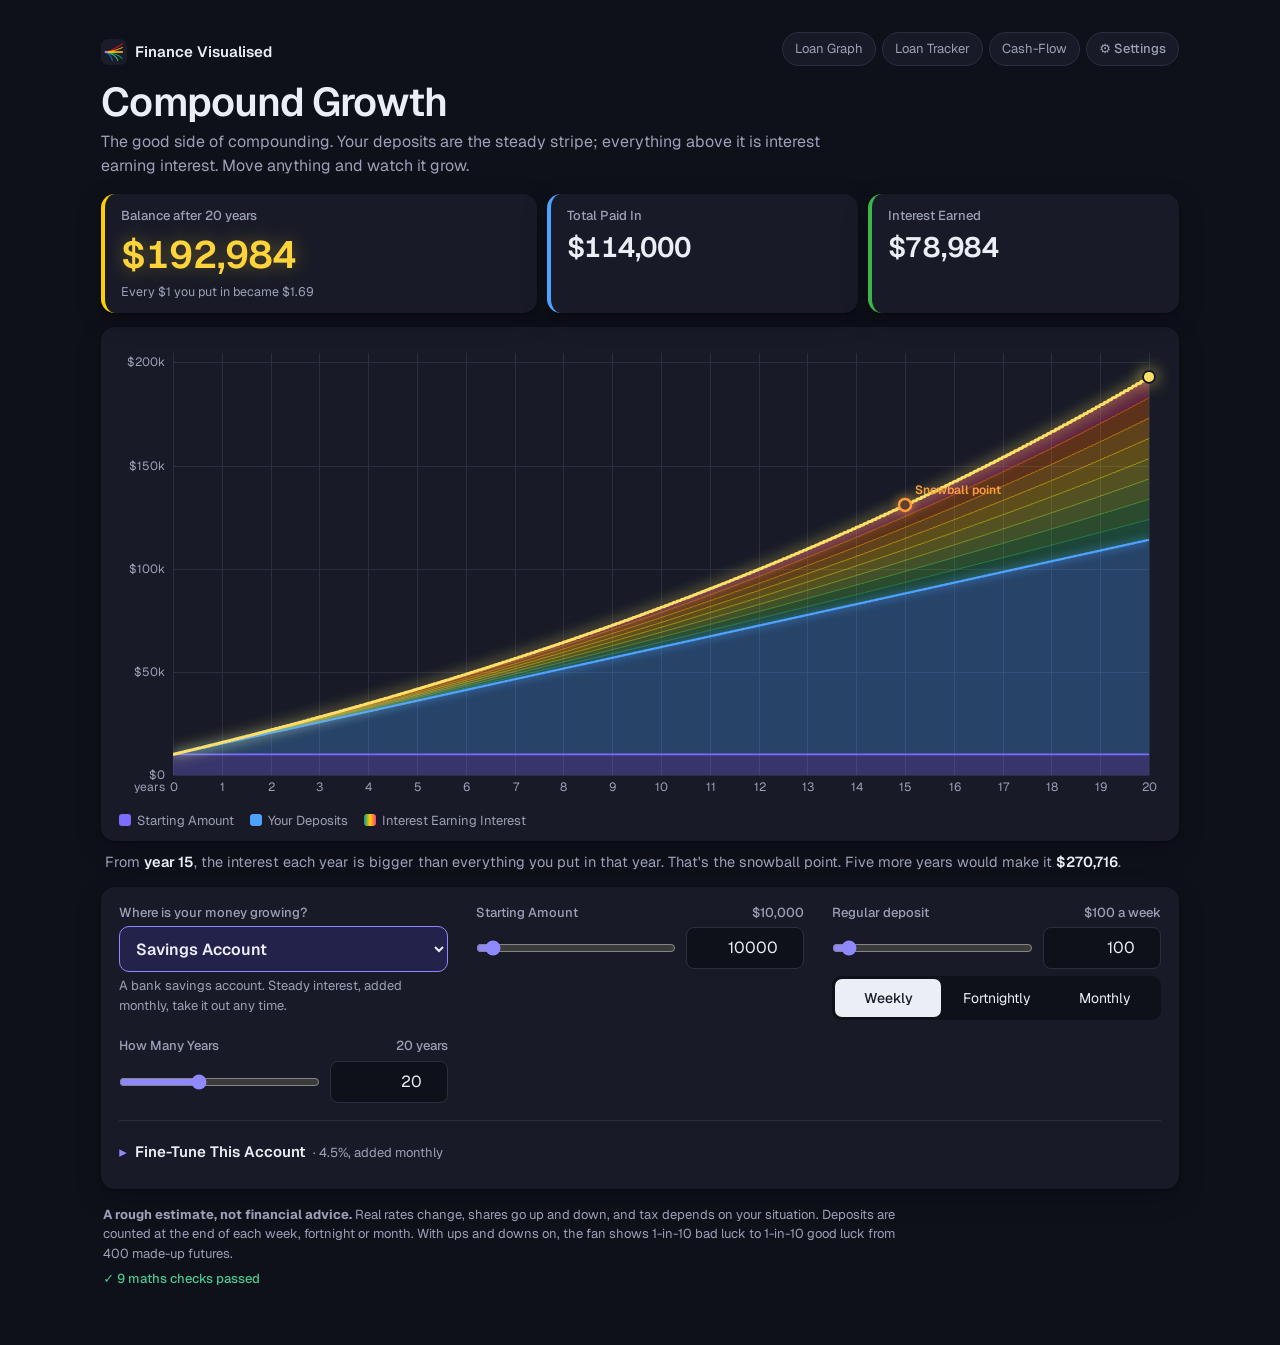
<file: compound.html>
<!DOCTYPE html>
<html lang="en">
<head>
<meta charset="utf-8">
<meta name="viewport" content="width=device-width, initial-scale=1, viewport-fit=cover">
<meta name="theme-color" content="#0f111a" id="themeColor">
<meta name="apple-mobile-web-app-capable" content="yes">
<meta name="mobile-web-app-capable" content="yes">
<meta name="apple-mobile-web-app-title" content="Finance Vis">
<link rel="manifest" href="manifest.webmanifest">
<link rel="icon" type="image/png" sizes="192x192" href="icons/icon-192.png">
<link rel="apple-touch-icon" href="icons/apple-touch-icon.png">
<script>
/* colour theme: Auto (follows the phone), Light or Dark. Shared by both pages, remembered in this browser. Runs before the page paints. */
(function(){var K='loanTheme',r=document.documentElement,v='dark';
 if(/[?&]embed=1/.test(location.search)){window.loanEmbed=true;r.classList.add('embed');r.dataset.device='desktop';addEventListener('message',function(e){if(e.source!==window.parent||e.origin!==location.origin)return;var d=e.data||{};if(d.loanTheme)window.loanTheme.set(d.loanTheme);if(d.loanSettings)window.loanTheme.refresh();if(d.loan==='reloadAll')location.reload();if(d.loan==='reload')location.reload();if(d.loan==='sendLoan'){var b=document.getElementById('toTracker');if(b)b.click()}})};if(window.loanEmbed)document.addEventListener('DOMContentLoaded',function(){var b=document.getElementById('toTracker');if(b)b.textContent='Send this loan to the Tracker →'})
 var KS='loanSettings.v1',sc='indigo';
 function cfg(){try{return JSON.parse(localStorage.getItem(KS))||{}}catch(e){return {}}}
 var REG={AU:['en-AU','$'],NZ:['en-NZ','$'],UK:['en-GB','£'],US:['en-US','$'],CA:['en-CA','$']},c0=cfg(),cc=REG[c0.country]?c0.country:'AU';
 window.loanRegion={country:cc,locale:REG[cc][0],sym:REG[cc][1],mdy:cc==='US'};
 function bar(){var m=document.getElementById('themeColor');if(m)m.content=getComputedStyle(r).getPropertyValue('--bg').trim()||'#f4f3f0'}
 function apply(){try{v=localStorage.getItem(K)||v}catch(e){}if(v==='light'||v==='dark')r.dataset.theme=v;else delete r.dataset.theme;sc=cfg().scheme||sc;if(sc!=='indigo')r.dataset.scheme=sc;else delete r.dataset.scheme;bar()}
 function fire(){window.dispatchEvent(new Event('themechange'))}
 apply();
 window.loanTheme={get:function(){return r.dataset.theme||'auto'},set:function(t){v=t;try{localStorage.setItem(K,t)}catch(e){};apply();fire()},setScheme:function(s){sc=s;var o=cfg();o.scheme=s;try{localStorage.setItem(KS,JSON.stringify(o))}catch(e){};apply();fire()},refresh:function(){apply();fire()},bar:bar};
 addEventListener('storage',function(e){if(e.key===K||e.key===KS)window.loanTheme.refresh()});
 document.addEventListener('DOMContentLoaded',bar);
 try{matchMedia('(prefers-color-scheme: dark)').addEventListener('change',function(){bar();fire()})}catch(e){}
})();
</script>
<title>Compound Growth</title>
<link rel="preconnect" href="https://fonts.googleapis.com">
<link href="https://fonts.googleapis.com/css2?family=Geist:wght@400;500;600&display=swap" rel="stylesheet">
<style>
/* Compound Growth: the good side of compounding. The loan graph flipped around.
   The picture IS the maths: every input re-runs the simulation and redraws the chart live.
   Maths: an event-by-event simulation (deposits, interest credits, fees, tax), checked against the textbook formulas in selfTest(). */
:root{color-scheme:light;--bg:#f4f3f0;--panel:#ffffff;--ink:#1a1c29;--mute:#5d6074;--line:#e3e1db;--acc:#4f46e5;--acc-ink:#ffffff;--soft:#efeefd;--good:#15803d;--bad:#d1342f;--gold:#b88a00;--shadow:0 1px 2px rgba(26,28,41,.06),0 6px 20px rgba(26,28,41,.06)}
@media (prefers-color-scheme:dark){:root:not([data-theme=light]){color-scheme:dark;--bg:#0f111a;--panel:#181b27;--ink:#eceef5;--mute:#9ba0b6;--line:#2a2e3f;--acc:#8f88ff;--acc-ink:#0f111a;--soft:#22224a;--good:#4cc38a;--bad:#ff6b63;--gold:#ffd43b;--shadow:0 1px 2px rgba(0,0,0,.3),0 8px 24px rgba(0,0,0,.25)}}
:root[data-theme=dark]{color-scheme:dark;--bg:#0f111a;--panel:#181b27;--ink:#eceef5;--mute:#9ba0b6;--line:#2a2e3f;--acc:#8f88ff;--acc-ink:#0f111a;--soft:#22224a;--good:#4cc38a;--bad:#ff6b63;--gold:#ffd43b;--shadow:0 1px 2px rgba(0,0,0,.3),0 8px 24px rgba(0,0,0,.25)}
*{box-sizing:border-box;min-width:0}
body{margin:0;background:var(--bg);color:var(--ink);font:16px/1.5 Geist,system-ui,sans-serif;overflow-x:clip}
.wrap{max-width:1180px;margin:0 auto;padding:max(clamp(16px,3vw,32px),env(safe-area-inset-top)) max(4vw,16px) calc(56px + env(safe-area-inset-bottom));position:relative}
h1{font-size:clamp(28px,4vw,40px);line-height:1.1;margin:6px 0 6px;font-weight:600;letter-spacing:-.02em}
.sub{color:var(--mute);margin:0 0 16px;max-width:68ch}
[hidden]{display:none!important}
.homeL{display:inline-flex;align-items:center;gap:8px;min-height:40px;padding:2px 10px 2px 4px;margin:0 0 2px -4px;border-radius:10px;color:var(--ink);text-decoration:none;font-weight:600;font-size:15px;transition:background .15s}
.homeL img{width:26px;height:26px;border-radius:7px}.homeL:hover{background:var(--soft);color:var(--acc)}
#topSw{position:absolute;top:max(clamp(16px,3vw,32px),env(safe-area-inset-top));right:max(4vw,16px);display:flex;gap:6px;z-index:6;flex-wrap:wrap;justify-content:flex-end}
#topSw button,#topSw a{display:inline-flex;align-items:center;min-height:34px;padding:0 12px;border:1px solid var(--line);background:var(--panel);color:var(--mute);border-radius:99px;font:inherit;font-size:13px;cursor:pointer;white-space:nowrap;text-decoration:none}
#topSw button:hover,#topSw a:hover{color:var(--ink);border-color:var(--acc)}
@media(max-width:860px){#topSw{position:static;margin:4px 0 8px;justify-content:flex-start}#topSw button,#topSw a{min-height:36px}}
html[data-device=phone] #topSw{position:static;margin:4px 0 8px;justify-content:flex-start}

/* headline numbers */
.stats{display:grid;grid-template-columns:1.4fr 1fr 1fr;gap:10px;margin:0 0 14px}
.stat{background:var(--panel);border-radius:14px;padding:12px 16px;box-shadow:var(--shadow);border-left:4px solid var(--c,var(--line))}
.stat span{display:block;font-size:13px;color:var(--mute);font-weight:500}
.stat b{display:block;font-size:clamp(20px,2.4vw,28px);font-weight:600;letter-spacing:-.01em;font-variant-numeric:tabular-nums;white-space:nowrap}
.stat.big b{font-size:clamp(26px,3.4vw,38px);color:var(--gold);text-shadow:0 0 18px color-mix(in srgb,var(--gold) 35%,transparent)}
.stat small{display:block;font-size:12.5px;color:var(--mute)}
@media(max-width:640px){.stats{grid-template-columns:1fr 1fr}.stat.big{grid-column:1/-1}}

/* chart */
.chart{background:var(--panel);border-radius:14px;padding:10px 6px 8px;box-shadow:var(--shadow)}
.fig{position:relative;width:100%;height:clamp(340px,52vh,560px);touch-action:pan-y}
.fig canvas{position:absolute;inset:0;width:100%;height:100%}
.tip{position:absolute;pointer-events:none;background:var(--ink);color:var(--panel);font-size:13px;line-height:1.45;padding:8px 10px;border-radius:8px;white-space:nowrap;display:none;z-index:2;font-variant-numeric:tabular-nums}
.legend{display:flex;flex-wrap:wrap;gap:6px 16px;padding:6px 12px 2px;font-size:13px;color:var(--mute)}
.legend i{display:inline-block;width:12px;height:12px;border-radius:3px;margin-right:6px;vertical-align:-1px}
.story{margin:10px 4px 0;font-size:14.5px;color:var(--mute)}.story b{color:var(--ink);font-weight:600}

/* controls */
.ctl{background:var(--panel);border-radius:14px;padding:16px 18px;margin-top:14px;display:grid;gap:16px 28px;grid-template-columns:repeat(auto-fit,minmax(280px,1fr));align-items:start;box-shadow:var(--shadow)}
.f label,.f .lab{display:flex;justify-content:space-between;align-items:baseline;gap:8px;font-size:13px;color:var(--mute);margin-bottom:4px;font-weight:500}
.row{display:flex;gap:10px;align-items:center}
input[type=range]{flex:1;accent-color:var(--acc);height:44px;margin:0}
.num{width:118px;font:inherit;font-size:16px;padding:8px 10px;border:1px solid var(--line);border-radius:8px;background:var(--bg);color:var(--ink);text-align:right;flex:none}
select{width:100%;min-height:46px;font:inherit;font-size:16px;padding:0 12px;border:1px solid var(--line);border-radius:10px;background:var(--bg);color:var(--ink);cursor:pointer}
.prof select{font-weight:600;border-color:var(--acc);background:var(--soft)}
.seg{display:flex;background:var(--bg);border-radius:9px;padding:3px;gap:3px}
.seg button{flex:1;min-height:38px;border:0;border-radius:7px;background:none;color:var(--ink);font:inherit;font-size:14px;cursor:pointer}
.seg button.on{background:var(--ink);color:var(--panel);font-weight:500}
.hint{font-size:13px;color:var(--mute);margin:4px 0 0}
input:focus-visible,button:focus-visible,select:focus-visible,summary:focus-visible{outline:2px solid var(--acc);outline-offset:2px}
details.more{grid-column:1/-1;border-top:1px solid var(--line);padding-top:12px}
details.more summary{cursor:pointer;font-weight:600;font-size:15px;min-height:40px;display:flex;align-items:center;gap:8px;list-style:none}
details.more summary::-webkit-details-marker{display:none}
details.more summary::before{content:"▸";color:var(--acc);transition:transform .15s}
details.more[open] summary::before{transform:rotate(90deg)}
details.more summary span{font-weight:400;color:var(--mute);font-size:13px}
.grid2{display:grid;gap:14px 28px;grid-template-columns:repeat(auto-fit,minmax(260px,1fr));margin-top:10px}
.reset{min-height:42px;padding:0 14px;border:1px solid var(--line);border-radius:10px;background:none;color:var(--ink);font:inherit;font-size:14px;cursor:pointer;justify-self:start}
.reset:hover{border-color:var(--acc)}
.note{font-size:13px;color:var(--mute);margin:16px 2px 0;max-width:90ch}.note p{margin:0 0 6px}
#selftest{font-size:13px;margin:6px 2px 0;font-weight:500}#selftest.good{color:var(--good)}#selftest.bad{color:var(--bad)}
html[data-device=phone] input[type=range]{height:48px}
@media(max-width:520px){.num{width:104px}}
</style>
<link rel="stylesheet" href="settings.css">
<script src="settings.js" defer></script>
</head>
<body>
<div class="wrap">
  <a class="homeL" href="index.html" title="Home"><img src="icons/icon-192.png" alt="" width="26" height="26"><span>Finance Visualised</span></a>
  <div id="topSw"><a href="graph.html">Loan Graph</a><a href="tracker.html">Loan Tracker</a><a href="cashflow.html">Cash-Flow</a><button id="setSw" type="button" title="Colours, layout and country" onclick="window.loanSettings&&loanSettings.open()">⚙ Settings</button></div>
  <h1>Compound Growth</h1>
  <p class="sub">The good side of compounding. Your deposits are the steady stripe; everything above it is interest earning interest. Move anything and watch it grow.</p>

  <div class="stats" aria-live="polite">
    <div class="stat big" style="--c:#ffd000"><span id="lBal">Final balance</span><b id="sBal">–</b><small id="sBalNote"></small></div>
    <div class="stat" style="--c:#4da3ff"><span>Total Paid In</span><b id="sPaid">–</b><small id="sPaidNote"></small></div>
    <div class="stat" style="--c:#3db54a"><span>Interest Earned</span><b id="sInt">–</b><small id="sIntNote"></small></div>
  </div>

  <div class="chart">
    <div class="fig" id="fig"><canvas id="cv"></canvas><canvas id="ov"></canvas><div class="tip" id="tip"></div></div>
    <div class="legend" id="legend"></div>
  </div>
  <p class="story" id="story"></p>

  <div class="ctl">
    <div class="f prof"><label for="prof">Where is your money growing?</label>
      <select id="prof">
        <option value="savings">Savings Account</option>
        <option value="term">Term Deposit</option>
        <option value="etf">Index Fund or ETF (Shares)</option>
        <option value="super">Super</option>
        <option value="custom">Custom (Set Your Own)</option>
      </select>
      <p class="hint" id="profHint"></p></div>
    <div class="f"><label for="startR">Starting Amount <span id="startV"></span></label>
      <div class="row"><input type="range" id="startR" min="0" max="200000" step="500"><input class="num" id="startN" type="number" inputmode="decimal" min="0" step="100" aria-label="Starting amount"></div></div>
    <div class="f"><label for="depR"><span id="depLab">Regular Deposit</span> <span id="depV"></span></label>
      <div class="row"><input type="range" id="depR" min="0" max="2000" step="5"><input class="num" id="depN" type="number" inputmode="decimal" min="0" step="5" aria-label="Regular deposit"></div>
      <div class="seg" id="freq" role="group" aria-label="How often" style="margin-top:6px"><button type="button" data-v="52">Weekly</button><button type="button" data-v="26">Fortnightly</button><button type="button" data-v="12">Monthly</button></div></div>
    <div class="f"><label for="yrsR">How Many Years <span id="yrsV"></span></label>
      <div class="row"><input type="range" id="yrsR" min="1" max="50" step="1"><input class="num" id="yrsN" type="number" inputmode="numeric" min="1" max="60" step="1" aria-label="Years"></div></div>
    <div class="f" id="salF"><label for="salR">Your Yearly Salary (Before Tax) <span id="salV"></span></label>
      <div class="row"><input type="range" id="salR" min="0" max="300000" step="1000"><input class="num" id="salN" type="number" inputmode="decimal" min="0" step="1000" aria-label="Yearly salary"></div>
      <p class="hint" id="salHint"></p></div>
    <div class="f" id="ageF"><label for="ageR">Your Age Now <span id="ageV"></span></label>
      <div class="row"><input type="range" id="ageR" min="15" max="75" step="1"><input class="num" id="ageN" type="number" inputmode="numeric" min="15" max="90" step="1" aria-label="Your age"></div></div>

    <details class="more" id="more"><summary>Fine-Tune This Account <span id="moreSum"></span></summary>
      <div class="grid2">
        <div class="f"><label for="rateR">Growth Rate per Year <span id="rateV"></span></label>
          <div class="row"><input type="range" id="rateR" min="0" max="15" step="0.05"><input class="num" id="rateN" type="number" inputmode="decimal" min="-10" max="30" step="0.05" aria-label="Growth rate % per year"></div>
          <p class="hint" id="rateHint"></p></div>
        <div class="f"><label for="comp">Interest is Added</label>
          <select id="comp"><option value="365">Daily</option><option value="52">Weekly</option><option value="12">Monthly</option><option value="4">Quarterly</option><option value="1">Yearly</option><option value="term">At the End of Each Term</option></select></div>
        <div class="f" id="termF"><label for="termR">Term Length <span id="termV"></span></label>
          <div class="row"><input type="range" id="termR" min="1" max="60" step="1"><input class="num" id="termN" type="number" inputmode="numeric" min="1" max="120" step="1" aria-label="Term in months"></div></div>
        <div class="f"><label for="volR">Ups and Downs (Volatility) <span id="volV"></span></label>
          <div class="row"><input type="range" id="volR" min="0" max="30" step="1"><input class="num" id="volN" type="number" inputmode="decimal" min="0" max="60" step="1" aria-label="Volatility %"></div>
          <p class="hint">0 means steady. Above 0 shows a fan of good and bad luck.</p></div>
        <div class="f"><label for="feeR">Fee, % of Balance per Year <span id="feeV"></span></label>
          <div class="row"><input type="range" id="feeR" min="0" max="3" step="0.05"><input class="num" id="feeN" type="number" inputmode="decimal" min="0" max="10" step="0.05" aria-label="Fee % per year"></div></div>
        <div class="f"><label for="flatR">Fee, Dollars per Year <span id="flatV"></span></label>
          <div class="row"><input type="range" id="flatR" min="0" max="600" step="5"><input class="num" id="flatN" type="number" inputmode="decimal" min="0" step="5" aria-label="Fee dollars per year"></div></div>
        <div class="f"><label for="taxgR">Tax on the Interest or Growth <span id="taxgV"></span></label>
          <div class="row"><input type="range" id="taxgR" min="0" max="47" step="1"><input class="num" id="taxgN" type="number" inputmode="decimal" min="0" max="60" step="1" aria-label="Tax on growth %"></div>
          <p class="hint" id="taxgHint"></p></div>
        <div class="f" id="taxcF"><label for="taxcR">Tax on Money Going in <span id="taxcV"></span></label>
          <div class="row"><input type="range" id="taxcR" min="0" max="47" step="1"><input class="num" id="taxcN" type="number" inputmode="decimal" min="0" max="60" step="1" aria-label="Contributions tax %"></div>
          <p class="hint">Super takes 15% of your employer's payments as they go in.</p></div>
        <div class="f" id="empF"><label for="empR">Employer Pays in (% of Salary) <span id="empV"></span></label>
          <div class="row"><input type="range" id="empR" min="0" max="20" step="0.5"><input class="num" id="empN" type="number" inputmode="decimal" min="0" max="30" step="0.5" aria-label="Employer contribution %"></div></div>
        <div class="f"><label for="acc">When can you take it out?</label>
          <select id="acc"><option value="any">Any Time</option><option value="term">Only at the End of Each Term</option><option value="age">Not Until a Set Age</option></select>
          <div class="row" id="lockF" style="margin-top:8px"><span class="hint" style="margin:0;flex:none">Locked Until Age</span><input type="range" id="lockR" min="40" max="75" step="1"><input class="num" id="lockN" type="number" inputmode="numeric" min="18" max="100" step="1" aria-label="Locked until age"></div></div>
        <button class="reset" id="reset" type="button">Reset This Account to Its Usual Settings</button>
      </div>
    </details>
  </div>

  <div class="note">
    <p><b>A rough estimate, not financial advice.</b> Real rates change, shares go up and down, and tax depends on your situation. Deposits are counted at the end of each week, fortnight or month. With ups and downs on, the fan shows 1-in-10 bad luck to 1-in-10 good luck from 400 made-up futures.</p>
  </div>
  <p id="selftest"></p>
</div>
<span id="cInk" style="color:var(--ink)" hidden></span>

<script>
/* layout: chosen in Settings, otherwise detected from the screen */
(function(){var r=document.documentElement,d=null;try{d=localStorage.getItem('loanDevice')}catch(e){}r.dataset.device=d||((matchMedia('(pointer:coarse)').matches&&Math.min(screen.width,screen.height)<760)?'phone':'desktop')})();
if('serviceWorker' in navigator&&location.protocol==='https:')window.addEventListener('load',()=>navigator.serviceWorker.register('sw.js').catch(()=>{}));
</script>
<script>
{
const $=id=>document.getElementById(id);
const KEY='compoundGrowth.v1';

/* ---------- profiles: sensible, editable defaults ---------- */
const PROFILES={
  savings:{rate:4.5,comp:'12',term:12,vol:0,fee:0,flat:0,taxg:0,taxc:0,emp:0,acc:'any',lock:65,
    hint:'A bank savings account. Steady interest, added monthly, take it out any time.'},
  term:{rate:4.5,comp:'term',term:12,vol:0,fee:0,flat:0,taxg:0,taxc:0,emp:0,acc:'term',lock:65,
    hint:'Your money is locked for a set term. Interest is paid at the end, then it all rolls into a new term.'},
  etf:{rate:7,comp:'365',term:12,vol:15,fee:0.2,flat:0,taxg:0,taxc:0,emp:0,acc:'any',lock:65,
    hint:'Shares in lots of companies at once. About 7% a year on average over the long run, but some years are up and some are down.'},
  super:{rate:7,comp:'365',term:12,vol:10,fee:0,flat:0,taxg:0,taxc:15,emp:12,acc:'age',lock:65,
    hint:'Your employer pays 12% of your salary in. You can\'t touch it until you retire (65 here).'},
  custom:{rate:5,comp:'12',term:12,vol:0,fee:0,flat:0,taxg:0,taxc:0,emp:0,acc:'any',lock:65,
    hint:'Set every number yourself in "Fine-tune this account" below.'}
};
const SETKEYS=['rate','comp','term','vol','fee','flat','taxg','taxc','emp','acc','lock'];
const fresh=p=>{const o={};SETKEYS.forEach(k=>o[k]=PROFILES[p][k]);return o};
let S={prof:'savings',start:10000,dep:100,freq:52,years:20,sal:80000,age:30,set:{}};
try{const o=JSON.parse(localStorage.getItem(KEY));if(o&&typeof o==='object'){S={...S,...o,set:o.set||{}}}}catch(e){}
if(!PROFILES[S.prof])S.prof='savings';
for(const p in PROFILES)S.set[p]={...fresh(p),...(S.set[p]||{})};
const save=()=>{try{localStorage.setItem(KEY,JSON.stringify(S))}catch(e){}};
const P=()=>S.set[S.prof];

/* ---------- money formatting (follows the country in Settings) ---------- */
const R=window.loanRegion||{locale:'en-AU',sym:'$'};
const money=v=>(v<0?'−':'')+R.sym+Math.round(Math.abs(v)).toLocaleString(R.locale);
const kfmt=v=>{const a=Math.abs(v),s=v<0?'−':'';if(a>=1e6)return s+R.sym+(a/1e6).toFixed(a>=1e7?0:1).replace(/\.0$/,'')+'M';if(a>=1e3)return s+R.sym+(a/1e3).toFixed(a>=1e4?0:1).replace(/\.0$/,'')+'k';return s+R.sym+Math.round(a)};
const FW={52:'week',26:'fortnight',12:'month'};

/* ---------- the maths ----------
   simulate(o): walks through time event by event.
   - Deposits land at the end of each deposit period (k / depFreq years).
   - Interest builds up day by day as simple interest and is ADDED to the balance at each compounding time
     (k / compFreq years, or every term for "at the end of each term"). Once added, it earns interest too. That is compounding.
   - Fees build up the same way and come out when interest is added. Tax on growth comes out of the interest.
   - Tax on contributions comes out of the employer's payment before it lands.
   Returns yearly-ish samples for the chart plus the totals. */
function simulate(o){
  const T=o.years,fd=o.freq,i=o.rate/100,fee=o.fee/100,tg=o.taxg/100,tc=o.taxc/100;
  const cf=o.comp==='term'?12/Math.max(1,o.term):+o.comp;
  const empPer=(o.emp>0&&o.sal>0)?o.sal*o.emp/100/fd:0;
  /* event times as exact fractions, merged */
  const nd=Math.round(T*fd),nc=Math.floor(T*cf+1e-9);
  let a=1,b=1,ev=[];
  while(a<=nd||b<=nc){const ta=a<=nd?a/fd:Infinity,tb=b<=nc?b/cf:Infinity;
    if(Math.abs(ta-tb)<1e-9){ev.push([ta,1,1]);a++;b++}else if(ta<tb){ev.push([ta,1,0]);a++}else{ev.push([tb,0,1]);b++}}
  if(!ev.length||ev[ev.length-1][0]<T-1e-9)ev.push([T,0,0]);
  let B=o.start,t=0,accI=0,accF=0,paid=o.start,start=o.start,dep=0,intE=0,feeT=0,taxT=0;
  const pts=[{t:0,B,start,dep:0}];
  const sampleEvery=Math.max(1,Math.floor(ev.length/700));
  ev.forEach(([te,isD,isC],k)=>{
    const dt=te-t;accI+=B*i*dt;accF+=B*fee*dt+o.flat*dt;t=te;
    if(isC||k===ev.length-1&&!isC&&te>=T-1e-9&&o.comp!=='term'){ /* interest added (also settle at the very end so nothing is left hanging) */
      const tax=accI>0?accI*tg:0;B+=accI-tax-accF;intE+=accI;taxT+=tax;feeT+=accF;accI=0;accF=0}
    if(isD){const mine=o.dep,emp=empPer,ct=emp*tc;B+=mine+emp-ct;paid+=mine+emp;dep+=mine+emp-ct;taxT+=ct}
    if(k%sampleEvery===0||k===ev.length-1)pts.push({t,B,start,dep});
  });
  /* a term deposit that hasn't reached its next maturity keeps its unpaid interest (shown as pending) */
  const pend=accI-accF;
  return{B,paid,intE,feeT,taxT,pend,pts,empPer,net:B-start-dep};
}

/* ups and downs: 400 made-up futures with random yearly returns (log-normal, seeded so the fan stays still while you drag).
   The middle future follows the average-rate line. Returns the 10th..90th percentile balance at each year. */
function rng(seed){return()=>{seed|=0;seed=seed+0x6D2B79F5|0;let t=Math.imul(seed^seed>>>15,1|seed);t=t+Math.imul(t^t>>>7,61|t)^t;return((t^t>>>14)>>>0)/4294967296}}
const NPATH=400,PCT=[.1,.2,.3,.4,.5,.6,.7,.8,.9];
let Z=null;function normals(years){const need=NPATH*Math.max(60,years);if(Z&&Z.length>=need)return Z;const r=rng(20261120);Z=new Float64Array(need);for(let k=0;k<need;k+=2){const u=Math.max(1e-12,r()),v=r(),m=Math.sqrt(-2*Math.log(u));Z[k]=m*Math.cos(2*Math.PI*v);if(k+1<need)Z[k+1]=m*Math.sin(2*Math.PI*v)}return Z}
function fan(o){
  const Y=Math.ceil(o.years),sig=o.vol/100,cfq=o.comp==='term'?12/Math.max(1,o.term):+o.comp,mu=cfq*Math.log(1+o.rate/100/cfq),fd=o.freq,fee=o.fee/100,tg=o.taxg/100,tc=o.taxc/100,z=normals(Y);
  const empPer=(o.emp>0&&o.sal>0)?o.sal*o.emp/100/fd:0,depNet=o.dep+empPer*(1-tc),dt=1/fd;
  const out=Array.from({length:Y+1},()=>new Float64Array(NPATH));
  for(let p=0;p<NPATH;p++){let B=o.start;out[0][p]=B;
    for(let y=1;y<=Y;y++){const g=Math.exp((z[p*Math.max(60,Y)+y-1]*sig)*1+mu)-1,per=Math.pow(1+g,dt)-1;
      const steps=Math.round(fd*Math.min(1,o.years-(y-1)));
      for(let s=0;s<steps;s++){const gr=B*per;B+=gr-(gr>0?gr*tg:0)-B*fee*dt-o.flat*dt+depNet;}
      out[y][p]=B}}
  return out.map(a=>{const s=Array.from(a).sort((x,y)=>x-y);return PCT.map(q=>s[Math.min(NPATH-1,Math.floor(q*NPATH))])});
}

/* the textbook future-value formula, used only to check the simulation */
function fvFormula(start,pmt,ratePct,perYear,years){const r=ratePct/100/perYear,n=Math.round(years*perYear);return r===0?start+pmt*n:start*Math.pow(1+r,n)+pmt*(Math.pow(1+r,n)-1)/r}

function selfTest(){
  const base={start:0,dep:0,freq:52,years:10,rate:5,comp:'52',term:12,fee:0,flat:0,taxg:0,taxc:0,emp:0,sal:0};
  const close=(a,b,tol)=>Math.abs(a-b)<=tol;
  const T=[
    ['$100 a week at 5% for 10 years ≈ $67k',()=>{const v=simulate({...base,dep:100,comp:'12'}).B;return v>66500&&v<68000}],
    ['Weekly deposits, weekly interest = textbook formula',()=>close(simulate({...base,dep:100}).B,fvFormula(0,100,5,52,10),0.5)],
    ['$10,000 at 6% monthly for 10 years = $18,194',()=>close(simulate({...base,start:10000,rate:6,comp:'12',freq:12}).B,10000*Math.pow(1.005,120),0.5)],
    ['0% interest: $50 a fortnight for 3 years = $3,900',()=>close(simulate({...base,dep:50,freq:26,years:3,rate:0}).B,3900,0.01)],
    ['Term deposit, 12-month terms, 5% for 3 years = $11,576',()=>close(simulate({...base,start:10000,comp:'term',term:12,freq:12,years:3}).B,11576.25,0.5)],
    ['A 1% fee on $10,000 at 7% yearly for 1 year = $10,600',()=>close(simulate({...base,start:10000,rate:7,comp:'1',fee:1,freq:12,years:1}).B,10600,0.5)],
    ['Super: 12% of $100k, less 15% tax, at 0% for a year = $10,200',()=>close(simulate({...base,rate:0,sal:100000,emp:12,taxc:15,freq:12,years:1}).B,10200,0.5)],
    ['Paid in + interest − tax − fees = final balance',()=>{const r=simulate({...base,start:5000,dep:80,rate:6,comp:'4',fee:.5,flat:20,taxg:30,sal:60000,emp:12,taxc:15,years:7});return close(r.paid+r.intE-r.taxT-r.feeT,r.B,1)}],
    ['No ups and downs: the fan middle matches the line',()=>{const o={...base,start:1000,dep:50,rate:7,comp:'365',vol:0,years:5};const f=fan(o);const v=simulate(o).B;return close(f[5][4],v,v*0.005)}]
  ];
  const fails=T.filter(([,f])=>{try{return!f()}catch(e){return true}}).map(([n])=>n);
  const el=$('selftest');el.className=fails.length?'bad':'good';
  el.textContent=fails.length?'✗ Maths check failed: '+fails.join('; '):'✓ '+T.length+' maths checks passed';
  if(fails.length)console.warn('Compound Growth self-test failures',fails);
}

/* ---------- inputs ---------- */
function pair(r,n,get,set,lab,fmt){
  const sync=()=>{const v=get();$(r).value=v;if(document.activeElement!==$(n))$(n).value=+(+v).toFixed(2);if(lab)$(lab).textContent=fmt(v)};
  $(r).addEventListener('input',()=>{set(+$(r).value);sync();go()});
  $(n).addEventListener('input',()=>{const v=parseFloat($(n).value);if(isFinite(v)){set(v);$(r).value=v;if(lab)$(lab).textContent=fmt(v);go()}});
  $(n).addEventListener('blur',sync);
  return sync;
}
const pct=v=>(+v).toFixed(2).replace(/\.?0+$/,'')+'%';
const syncs=[
  pair('startR','startN',()=>S.start,v=>S.start=Math.max(0,v),'startV',money),
  pair('depR','depN',()=>S.dep,v=>S.dep=Math.max(0,v),'depV',v=>money(v)+' a '+FW[S.freq]),
  pair('yrsR','yrsN',()=>S.years,v=>S.years=Math.min(60,Math.max(1,Math.round(v))),'yrsV',v=>v+(v==1?' year':' years')),
  pair('salR','salN',()=>S.sal,v=>S.sal=Math.max(0,v),'salV',money),
  pair('ageR','ageN',()=>S.age,v=>S.age=Math.min(90,Math.max(15,Math.round(v))),'ageV',v=>v),
  pair('rateR','rateN',()=>P().rate,v=>P().rate=v,'rateV',pct),
  pair('termR','termN',()=>P().term,v=>P().term=Math.min(120,Math.max(1,Math.round(v))),'termV',v=>v+(v==1?' month':' months')),
  pair('volR','volN',()=>P().vol,v=>P().vol=Math.max(0,v),'volV',v=>v>0?'±'+v+'% a year':'steady'),
  pair('feeR','feeN',()=>P().fee,v=>P().fee=Math.max(0,v),'feeV',pct),
  pair('flatR','flatN',()=>P().flat,v=>P().flat=Math.max(0,v),'flatV',money),
  pair('taxgR','taxgN',()=>P().taxg,v=>P().taxg=Math.min(100,Math.max(0,v)),'taxgV',pct),
  pair('taxcR','taxcN',()=>P().taxc,v=>P().taxc=Math.min(100,Math.max(0,v)),'taxcV',pct),
  pair('empR','empN',()=>P().emp,v=>P().emp=Math.max(0,v),'empV',pct),
  pair('lockR','lockN',()=>P().lock,v=>P().lock=Math.min(100,Math.max(18,Math.round(v))),null,null)
];
$('freq').addEventListener('click',e=>{const b=e.target.closest('button');if(!b)return;S.freq=+b.dataset.v;go(true)});
$('prof').addEventListener('change',()=>{S.prof=$('prof').value;go(true)});
$('comp').addEventListener('change',()=>{P().comp=$('comp').value;go(true)});
$('acc').addEventListener('change',()=>{P().acc=$('acc').value;go(true)});
$('reset').addEventListener('click',()=>{S.set[S.prof]=fresh(S.prof);go(true)});

function syncAll(){
  syncs.forEach(f=>f());
  const p=P(),sup=p.emp>0||S.prof==='super';
  $('prof').value=S.prof;$('profHint').textContent=PROFILES[S.prof].hint;
  $('comp').value=p.comp;$('acc').value=p.acc;
  [...$('freq').children].forEach(b=>b.classList.toggle('on',+b.dataset.v===S.freq));
  $('termF').hidden=p.comp!=='term'&&p.acc!=='term';
  $('salF').hidden=!sup;$('empF').hidden=!sup&&S.prof!=='custom';$('taxcF').hidden=!sup&&S.prof!=='custom';
  $('ageF').hidden=p.acc!=='age';$('lockF').hidden=p.acc!=='age';
  $('depLab').textContent=sup?'You add on top (optional)':'Regular deposit';
  $('salHint').textContent=p.emp>0&&S.sal>0?'Your employer pays in '+money(S.sal*p.emp/100/S.freq)+' a '+FW[S.freq]+' ('+pct(p.emp)+').':'';
  $('rateHint').textContent=p.vol>0?'An average. Real years swing around it.':'';
  $('taxgHint').textContent=S.prof==='super'?'Super funds usually quote returns after this tax, so it starts at 0.':'Interest counts as income at tax time. Put your tax rate here to see the effect.';
  const cl={'365':'daily','52':'weekly','12':'monthly','4':'quarterly','1':'yearly',term:'each '+p.term+'-month term'}[p.comp];
  $('moreSum').textContent='· '+pct(p.rate)+', added '+cl+(p.fee?', '+pct(p.fee)+' fee':'')+(p.vol?', ups and downs':'');
}

/* ---------- drawing ---------- */
const hex=h=>[1,3,5].map(i=>parseInt(h.slice(i,i+2),16));
const mix=(st,f,a)=>{f=Math.min(1,Math.max(0,f));let i=1;while(i<st.length-1&&f>st[i][0])i++;const[f0,c0]=st[i-1],[f1,c1]=st[i],u=(f-f0)/(f1-f0||1);return 'rgba('+c0.map((v,j)=>Math.round(v+(c1[j]-v)*u))+','+a+')'};
/* interest bands: the loan page's rainbow, climbing from teal through gold to hot pink as interest piles up */
const RAIN=[[0,'#0e9488'],[.2,'#3db54a'],[.4,'#b5d22c'],[.58,'#ffd000'],[.74,'#ffa400'],[.88,'#ff6a00'],[1,'#ff3d7f']].map(([f,h])=>[f,hex(h)]);
/* the fan: bad luck warm, good luck cool */
const LUCK=[[0,'#ff5d6c'],[.35,'#ff9d3d'],[.5,'#ffd000'],[.7,'#35d07f'],[1,'#4da3ff']].map(([f,h])=>[f,hex(h)]);
const C_START='#7c6cff',C_DEP='#4da3ff',BANDS=8;
const fig=$('fig'),cv=$('cv'),ov=$('ov'),tip=$('tip');
let RES=null,FAN=null,G=null,yShow=0,yTarget=0,raf=0;
const reduce=matchMedia('(prefers-reduced-motion: reduce)').matches;
const niceStep=r=>{const p=Math.pow(10,Math.floor(Math.log10(r||1))),n=r/p;return(n<=1?1:n<=2?2:n<=2.5?2.5:n<=5?5:10)*p};

function lockInfo(){const p=P();
  if(p.acc==='age'){const yrs=p.lock-S.age;return{kind:'age',t:yrs,label:yrs<=0?'Free to take out (you\'re '+S.age+')':'Can\'t touch until age '+p.lock}}
  if(p.acc==='term')return{kind:'term',t:p.term/12,label:'Can\'t touch until the term ends'};
  return null}

function draw(){
  const W=fig.clientWidth,H=fig.clientHeight,d=window.devicePixelRatio||1;if(!W||!H||!RES)return;
  for(const c of[cv,ov]){c.width=Math.round(W*d);c.height=Math.round(H*d)}
  const x=cv.getContext('2d');x.setTransform(d,0,0,d,0,0);x.clearRect(0,0,W,H);
  const cs=getComputedStyle(document.documentElement),ink=cs.getPropertyValue('--ink').trim(),mute=cs.getPropertyValue('--mute').trim(),line=cs.getPropertyValue('--line').trim(),panel=cs.getPropertyValue('--panel').trim();
  const dark=cs.colorScheme==='dark'||/^#[0-2]/.test(cs.getPropertyValue('--bg').trim());
  const narrow=W<560,L=narrow?52:66,Rm=narrow?14:24,Tm=16,B=30,pw=W-L-Rm,ph=H-Tm-B,T=S.years;
  const yMin=Math.min(0,...RES.pts.map(q=>q.B)),yMax=yShow||1;
  const X=t=>L+t/T*pw,Y=v=>Tm+(yMax-v)/(yMax-yMin)*ph;
  G={L,Tm,pw,ph,X,Y,T,W,H};
  const font=s=>s+'px Geist,system-ui,sans-serif';
  /* grid */
  x.font=font(12);x.lineWidth=1;const yt=niceStep((yMax-yMin)/Math.max(3,ph/52));
  x.textAlign='right';x.textBaseline='middle';
  for(let v=Math.ceil(yMin/yt)*yt;v<=yMax+1e-6;v+=yt){const yy=Math.round(Y(v))+.5;x.strokeStyle=line;x.beginPath();x.moveTo(L,yy);x.lineTo(L+pw,yy);x.stroke();x.fillStyle=mute;x.fillText(kfmt(v),L-8,yy)}
  const xs=[1,2,5,10].find(s=>pw/(T/s)>=(narrow?30:34))||10;
  x.textAlign='center';x.textBaseline='top';
  for(let yr=0;yr<=T;yr++){if(yr%xs)continue;const xx=Math.round(X(yr))+.5;x.strokeStyle=line;x.beginPath();x.moveTo(xx,Tm);x.lineTo(xx,Tm+ph);x.stroke();x.fillStyle=mute;x.fillText(yr,xx,Tm+ph+7)}
  x.textAlign='right';x.fillText('years',L-8,Tm+ph+7);

  x.save();x.beginPath();x.rect(L,Tm-2,pw,ph+4);x.clip();
  const pts=RES.pts,area=(lo,hi,fill)=>{x.beginPath();pts.forEach((q,i)=>i?x.lineTo(X(q.t),Y(hi(q))):x.moveTo(X(q.t),Y(hi(q))));for(let i=pts.length-1;i>=0;i--)x.lineTo(X(pts[i].t),Y(lo(pts[i])));x.closePath();x.fillStyle=fill;x.fill()};
  const stroke=(f,col,w,glow)=>{x.beginPath();pts.forEach((q,i)=>i?x.lineTo(X(q.t),Y(f(q))):x.moveTo(X(q.t),Y(f(q))));x.strokeStyle=col;x.lineWidth=w;if(glow){x.shadowColor=col;x.shadowBlur=glow}x.stroke();x.shadowBlur=0};
  const base=q=>q.start,paidTop=q=>q.start+q.dep,grow=q=>Math.max(0,q.B-paidTop(q));
  x.lineJoin='round';
  /* the lock zone: faint stripes until you're allowed to touch it */
  const lk=lockInfo();
  if(lk&&lk.t>0){const ux=X(Math.min(T,lk.t));x.save();x.beginPath();x.rect(L,Tm,ux-L,ph);x.clip();x.strokeStyle=mute;x.globalAlpha=.09;x.lineWidth=6;for(let k=-ph;k<pw;k+=16){x.beginPath();x.moveTo(L+k,Tm+ph);x.lineTo(L+k+ph,Tm);x.stroke()}x.restore()}
  /* 1. starting amount */
  area(()=>0,base,mix([[0,hex(C_START)],[1,hex(C_START)]],0,.32));
  /* 2. your deposits: the steady stripe */
  area(base,paidTop,mix([[0,hex(C_DEP)],[1,hex(C_DEP)]],0,.30));
  /* 3. interest earning interest: rainbow bands that fan out as it snowballs */
  for(let j=0;j<BANDS;j++){const a=j/BANDS,b=(j+1)/BANDS;area(q=>paidTop(q)+grow(q)*a,q=>paidTop(q)+grow(q)*b,mix(RAIN,b,dark?.30:.36))}
  for(let j=1;j<BANDS;j++)stroke(q=>paidTop(q)+grow(q)*j/BANDS,mix(RAIN,j/BANDS,.55),1);
  /* fees or tax eating more than it earns: show the shortfall in red */
  if(pts.some(q=>q.B<paidTop(q)-0.5))area(q=>Math.min(q.B,paidTop(q)),paidTop,'rgba(255,93,108,.28)');
  stroke(base,C_START,1.6);stroke(paidTop,C_DEP,2.2,dark?8:0);
  /* 4. the fan of good and bad luck */
  if(FAN&&P().vol>0){const yr=FAN.length-1,fx=k=>X(Math.min(T,k));
    const band=(i0,i1,col)=>{x.beginPath();for(let k=0;k<=yr;k++){const v=Y(FAN[k][i1]);k?x.lineTo(fx(k),v):x.moveTo(fx(k),v)}for(let k=yr;k>=0;k--)x.lineTo(fx(k),Y(FAN[k][i0]));x.closePath();x.fillStyle=col;x.fill()};
    band(0,8,dark?'rgba(255,255,255,.04)':'rgba(26,28,41,.035)');
    PCT.forEach((q,i)=>{if(i===4)return;x.beginPath();for(let k=0;k<=yr;k++){const v=Y(FAN[k][i]);k?x.lineTo(fx(k),v):x.moveTo(fx(k),v)}x.strokeStyle=mix(LUCK,q,i===0||i===8?.95:.5);x.lineWidth=i===0||i===8?2:1.1;x.setLineDash(i===0||i===8?[]:[3,4]);if(i===0||i===8){x.shadowColor=mix(LUCK,q,1);x.shadowBlur=dark?8:0}x.stroke();x.shadowBlur=0;x.setLineDash([])})}
  /* 5. your balance: the bright edge of the snowball */
  stroke(q=>q.B,dark?'#ffe066':'#e0a800',3,dark?14:6);
  x.restore();
  /* lock line */
  if(lk&&lk.t>0&&lk.t<=T){const ux=Math.round(X(lk.t))+.5;x.setLineDash([4,4]);x.strokeStyle=mute;x.lineWidth=1.2;x.beginPath();x.moveTo(ux,Tm);x.lineTo(ux,Tm+ph);x.stroke();x.setLineDash([]);
    if(lk.kind==='term')for(let k=2;k*lk.t<=T+1e-9&&k<200;k++){const tx=Math.round(X(k*lk.t))+.5;x.strokeStyle=mute;x.globalAlpha=.35;x.beginPath();x.moveTo(tx,Tm+ph-10);x.lineTo(tx,Tm+ph);x.stroke();x.globalAlpha=1}
    const t='🔓 '+(lk.kind==='age'?'Age '+P().lock+': yours to use':'Term ends: free to take out');x.font='500 '+font(12);const tw=x.measureText(t).width+12,lx=Math.min(ux+4,L+pw-tw);x.fillStyle=panel;x.globalAlpha=.9;x.fillRect(lx,Tm+4,tw,20);x.globalAlpha=1;x.fillStyle=ink;x.textAlign='left';x.textBaseline='middle';x.fillText(t,lx+6,Tm+14)}
  else if(lk&&lk.t>T){x.font='500 '+font(12);x.fillStyle=mute;x.textAlign='left';x.textBaseline='top';x.fillText('🔒 Locked the whole time (until age '+P().lock+')',L+8,Tm+6)}
  /* snowball point: where a year's growth beats a year's deposits */
  if(RES.snow&&RES.snow.t<=T){const sx=X(RES.snow.t),sy=Y(RES.snow.B);x.beginPath();x.arc(sx,sy,6,0,7);x.fillStyle=panel;x.fill();x.lineWidth=2.5;x.strokeStyle='#ff9d3d';x.shadowColor='#ff9d3d';x.shadowBlur=10;x.stroke();x.shadowBlur=0;
    const t='Snowball point';x.font='600 '+font(12);const tw=x.measureText(t).width;x.fillStyle='#ff9d3d';x.textAlign=sx+tw+14>L+pw?'right':'left';x.textBaseline='bottom';x.fillText(t,sx+(x.textAlign==='right'?-10:10),sy-8)}
  /* end dot */
  {const q=pts[pts.length-1],ex=X(q.t),ey=Y(q.B);x.beginPath();x.arc(ex,ey,6,0,7);x.fillStyle=dark?'#ffe066':'#e0a800';x.shadowColor=x.fillStyle;x.shadowBlur=16;x.fill();x.shadowBlur=0;x.strokeStyle=panel;x.lineWidth=2;x.stroke()}
}

/* ease the vertical scale so you can SEE the curves grow before the axis catches up */
function animate(){cancelAnimationFrame(raf);
  const step=()=>{const diff=yTarget-yShow;if(reduce||Math.abs(diff)<yTarget*0.002){yShow=yTarget;draw();return}
    yShow+=diff*(diff>0?.14:.10);draw();raf=requestAnimationFrame(step)};
  if(!yShow){yShow=yTarget;draw();return}step()}

/* hover / touch: what is in the pot at that moment */
function hover(e){if(!G||!RES)return;const r=fig.getBoundingClientRect(),px=e.clientX-r.left;if(px<G.L-4||px>G.L+G.pw+4){unhover();return}
  const t=Math.max(0,Math.min(G.T,(px-G.L)/G.pw*G.T));let q=RES.pts[0];for(const p of RES.pts){if(p.t<=t+1e-9)q=p;else break}
  const d=window.devicePixelRatio||1,o=ov.getContext('2d');o.setTransform(d,0,0,d,0,0);o.clearRect(0,0,G.W,G.H);
  const xx=Math.round(G.X(q.t))+.5;o.strokeStyle=getComputedStyle($('cInk')).color;o.globalAlpha=.4;o.lineWidth=1;o.beginPath();o.moveTo(xx,G.Tm);o.lineTo(xx,G.Tm+G.ph);o.stroke();o.globalAlpha=1;
  o.beginPath();o.arc(xx,G.Y(q.B),5,0,7);o.fillStyle='#ffd000';o.fill();
  const g=q.B-q.start-q.dep,yr=q.t,yl=yr<1?Math.round(yr*12)+' months':(Math.round(yr*10)/10)+' years';
  tip.innerHTML='<b>After '+yl+': '+money(q.B)+'</b><br>Starting Amount '+money(q.start)+'<br>Deposits '+money(q.dep)+'<br>'+(g>=0?'Interest '+money(g):'Lost to fees '+money(-g));
  tip.style.display='block';const tw=tip.offsetWidth;tip.style.left=Math.max(4,Math.min(G.W-tw-4,xx+12-(xx>G.W/2?tw+24:0)))+'px';tip.style.top=Math.max(4,G.Y(q.B)-tip.offsetHeight-12)+'px'}
function unhover(){tip.style.display='none';const o=ov.getContext('2d');o.setTransform(1,0,0,1,0,0);o.clearRect(0,0,ov.width,ov.height)}
fig.addEventListener('pointermove',hover);fig.addEventListener('pointerdown',hover);fig.addEventListener('pointerleave',unhover);

/* ---------- run everything ---------- */
function opts(){const p=P();return{start:S.start,dep:S.dep,freq:S.freq,years:S.years,rate:p.rate,comp:p.comp,term:p.term,fee:p.fee,flat:p.flat,taxg:p.taxg,taxc:p.taxc,emp:p.emp,sal:S.sal,vol:p.vol}}
function go(full){
  if(full)syncAll();else{syncAll()}
  const o=opts();RES=simulate(o);FAN=o.vol>0?fan(o):null;
  /* snowball point: first year whose growth is bigger than that year's deposits */
  RES.snow=null;{const yearly=[];let k=0;for(let y=0;y<=Math.floor(S.years);y++){while(k<RES.pts.length-1&&RES.pts[k].t<y-1e-9)k++;yearly.push(RES.pts[k])}
    for(let y=1;y<yearly.length;y++){const a=yearly[y-1],b=yearly[y],dDep=b.dep-a.dep,dGrow=(b.B-b.start-b.dep)-(a.B-a.start-a.dep);if(dDep>0&&dGrow>dDep){RES.snow=b;break}}}
  /* numbers */
  const p=P(),lk=lockInfo();
  $('sBal').textContent=money(RES.B);
  $('lBal').textContent='Balance after '+S.years+(S.years==1?' year':' years');
  $('sBalNote').textContent=FAN?'Bad luck '+kfmt(FAN[FAN.length-1][0])+' · good luck '+kfmt(FAN[FAN.length-1][8]):(lk&&lk.t>S.years?'🔒 Locked until age '+p.lock:RES.paid>0?'Every $1 you put in became '+R.sym+(RES.B/RES.paid).toFixed(2):'');
  $('sPaid').textContent=money(RES.paid);
  $('sPaidNote').textContent=RES.empPer>0?'Includes '+money(RES.empPer*Math.round(S.years*S.freq))+' from your employer':'';
  const net=RES.B-RES.paid;
  $('sInt').textContent=money(RES.intE);
  const cost=RES.taxT+RES.feeT;
  $('sIntNote').textContent=(cost>=1?'Tax and fees took '+money(cost):'')+(RES.pend>1&&p.comp==='term'?(cost>=1?' · ':'')+money(RES.pend)+' more due when the term ends':'');
  /* the story under the chart */
  const yrs=n=>n+(n==1?' year':' years');
  let s='';
  if(RES.snow)s+='From <b>year '+Math.round(RES.snow.t)+'</b>, the interest each year is bigger than everything you put in that year. That\'s the snowball point. ';
  else if(RES.paid>0&&RES.B>RES.paid)s+='Keep going: with more years, the interest each year would overtake your deposits. ';
  if(net<0)s+='<b>Fees and tax are bigger than the growth here</b>, so the balance ends up below what you put in. ';
  if(S.years<50&&RES.B>RES.paid){const o2={...opts(),years:Math.min(60,S.years+5)},r2=simulate(o2);s+='Five more years would make it <b>'+money(r2.B)+'</b>.'}
  $('story').innerHTML=s;
  /* legend */
  $('legend').innerHTML='<span><i style="background:'+C_START+'"></i>Starting Amount</span><span><i style="background:'+C_DEP+'"></i>Your Deposits'+(RES.empPer>0?' + employer':'')+'</span><span><i style="background:linear-gradient(90deg,#0e9488,#ffd000,#ff3d7f)"></i>Interest Earning Interest</span>'+(FAN?'<span><i style="background:linear-gradient(90deg,#ff5d6c,#4da3ff)"></i>Bad luck to good luck</span>':'')+(lk&&lk.t>0?'<span><i style="background:repeating-linear-gradient(45deg,var(--mute) 0 2px,transparent 2px 5px);opacity:.6"></i>Locked</span>':'');
  /* target scale */
  const top=Math.max(RES.B,...RES.pts.map(q=>q.B),FAN?FAN[FAN.length-1][8]:0,FAN?Math.max(...FAN.map(r=>r[8])):0,1);
  yTarget=top*1.06;
  save();animate();
}
let rz=0;new ResizeObserver(()=>{cancelAnimationFrame(rz);rz=requestAnimationFrame(draw)}).observe(fig);
window.addEventListener('themechange',()=>requestAnimationFrame(draw));
window.addEventListener('devicechange',()=>requestAnimationFrame(draw));
go(true);selfTest();
window.__compound={simulate,fan,fvFormula,selfTest};
}
</script>
</body>
</html>
</file>
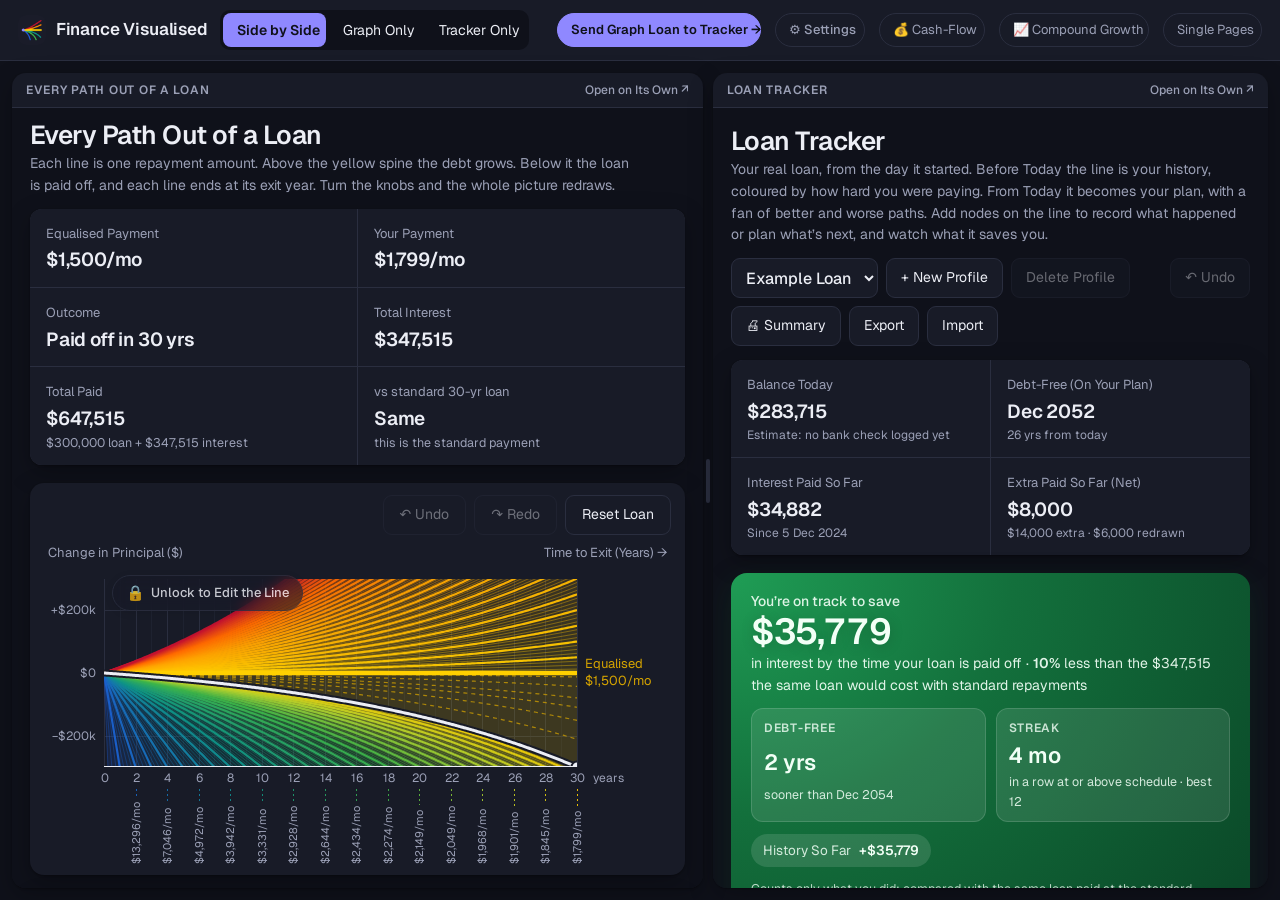
<file: desktop.html>
<!DOCTYPE html>
<html lang="en">
<head>
<meta charset="utf-8">
<meta name="viewport" content="width=device-width, initial-scale=1">
<meta name="theme-color" content="#0f111a" id="themeColor">
<title>Finance Visualised</title>
<link rel="manifest" href="manifest.webmanifest">
<link rel="icon" type="image/png" sizes="192x192" href="icons/icon-192.png">
<link rel="apple-touch-icon" href="icons/apple-touch-icon.png">
<link rel="preconnect" href="https://fonts.googleapis.com">
<link href="https://fonts.googleapis.com/css2?family=Geist:wght@400;500;600&display=swap" rel="stylesheet">
<script>
/* colour theme: same switch and storage key as the two pages */
(function(){var K='loanTheme',r=document.documentElement,v='dark';
 var KS='loanSettings.v1',sc='indigo';
 function cfg(){try{return JSON.parse(localStorage.getItem(KS))||{}}catch(e){return {}}}
 var REG={AU:['en-AU','$'],NZ:['en-NZ','$'],UK:['en-GB','£'],US:['en-US','$'],CA:['en-CA','$']},c0=cfg(),cc=REG[c0.country]?c0.country:'AU';
 window.loanRegion={country:cc,locale:REG[cc][0],sym:REG[cc][1],mdy:cc==='US'};
 function bar(){var m=document.getElementById('themeColor');if(m)m.content=getComputedStyle(r).getPropertyValue('--bg').trim()||'#f4f3f0'}
 function apply(){try{v=localStorage.getItem(K)||v}catch(e){}if(v==='light'||v==='dark')r.dataset.theme=v;else delete r.dataset.theme;sc=cfg().scheme||sc;if(sc!=='indigo')r.dataset.scheme=sc;else delete r.dataset.scheme;bar()}
 function fire(){window.dispatchEvent(new Event('themechange'))}
 apply();
 window.loanTheme={get:function(){return r.dataset.theme||'auto'},set:function(t){v=t;try{localStorage.setItem(K,t)}catch(e){};apply();fire()},setScheme:function(s){sc=s;var o=cfg();o.scheme=s;try{localStorage.setItem(KS,JSON.stringify(o))}catch(e){};apply();fire()},refresh:function(){apply();fire()},bar:bar};
 addEventListener('storage',function(e){if(e.key===K||e.key===KS)window.loanTheme.refresh()});
 document.addEventListener('DOMContentLoaded',bar);
 try{matchMedia('(prefers-color-scheme: dark)').addEventListener('change',function(){bar();fire()})}catch(e){}
})();
</script>
<style>
/* Combined desktop view: the loan explorer and the Loan Tracker on one screen.
   Each page runs unchanged in its own frame (?embed=1 hides its own header bits),
   so the maths, undo, saving and self-test are exactly the same as on their own. */
:root{color-scheme:light;--bg:#f4f3f0;--panel:#ffffff;--ink:#1a1c29;--mute:#5d6074;--line:#e3e1db;--acc:#4f46e5;--acc-ink:#ffffff;--soft:#efeefd;--shadow:0 1px 2px rgba(26,28,41,.06),0 6px 20px rgba(26,28,41,.06)}
@media (prefers-color-scheme:dark){:root:not([data-theme=light]){color-scheme:dark;--bg:#0f111a;--panel:#181b27;--ink:#eceef5;--mute:#9ba0b6;--line:#2a2e3f;--acc:#8f88ff;--acc-ink:#0f111a;--soft:#22224a;--shadow:0 1px 2px rgba(0,0,0,.3),0 8px 24px rgba(0,0,0,.25)}}
:root[data-theme=dark]{color-scheme:dark;--bg:#0f111a;--panel:#181b27;--ink:#eceef5;--mute:#9ba0b6;--line:#2a2e3f;--acc:#8f88ff;--acc-ink:#0f111a;--soft:#22224a;--shadow:0 1px 2px rgba(0,0,0,.3),0 8px 24px rgba(0,0,0,.25)}
*{box-sizing:border-box;min-width:0}
html,body{height:100%}
body{margin:0;background:var(--bg);color:var(--ink);font:15px/1.5 Geist,system-ui,sans-serif;display:flex;flex-direction:column;overflow:hidden}
header{display:flex;align-items:center;gap:14px;padding:10px 18px;background:var(--panel);border-bottom:1px solid var(--line);flex:none}
.brand{display:flex;align-items:center;gap:10px;font-weight:600;font-size:17px;letter-spacing:-.01em;white-space:nowrap}
.brand img{width:30px;height:30px;border-radius:8px}
a.brand{color:inherit;text-decoration:none;cursor:pointer;padding:4px 10px 4px 4px;margin-left:-4px;border-radius:10px;transition:background .15s}a.brand:hover{background:rgba(127,127,127,.16)}a.brand:focus-visible{outline:2px solid var(--acc,#8f88ff);outline-offset:2px}
.sp{flex:1}
.seg{display:flex;background:var(--bg);border-radius:10px;padding:3px;gap:3px}
.seg button{min-height:34px;padding:0 14px;border:0;border-radius:8px;background:none;color:var(--ink);font:inherit;font-size:14px;cursor:pointer;white-space:nowrap}
.seg button.on{background:var(--acc);color:var(--acc-ink);font-weight:600}
.pill{display:inline-flex;align-items:center;min-height:34px;padding:0 13px;border:1px solid var(--line);background:var(--panel);color:var(--mute);border-radius:99px;font:inherit;font-size:13px;cursor:pointer;text-decoration:none;white-space:nowrap}
.pill:hover{color:var(--ink);border-color:var(--acc)}
.pri{background:var(--acc);border-color:var(--acc);color:var(--acc-ink);font-weight:600}
.pri:hover{color:var(--acc-ink);filter:brightness(1.08)}
button:focus-visible,a:focus-visible{outline:2px solid var(--acc);outline-offset:2px}
main{flex:1;display:grid;grid-template-columns:var(--split,55%) 10px minmax(0,1fr);padding:12px;gap:0;min-height:0}
.pane{display:flex;flex-direction:column;background:var(--panel);border-radius:14px;box-shadow:var(--shadow);overflow:hidden;min-height:0}
.pane h2{margin:0;padding:8px 14px;font-size:12px;font-weight:600;letter-spacing:.06em;text-transform:uppercase;color:var(--mute);border-bottom:1px solid var(--line);display:flex;align-items:center;gap:8px}
.pane h2 a{margin-left:auto;font-size:12px;font-weight:500;letter-spacing:0;text-transform:none;color:var(--mute);text-decoration:none}.pane h2 a:hover{color:var(--acc)}
iframe{flex:1;width:100%;border:0;background:var(--bg);display:block}
.div{cursor:col-resize;display:grid;place-items:center}
.div::after{content:"";width:4px;height:44px;border-radius:4px;background:var(--line)}
.div:hover::after,.div.drag::after{background:var(--acc)}
main.drag iframe{pointer-events:none}
main[data-view=graph]{grid-template-columns:minmax(0,1fr)}main[data-view=graph] .div,main[data-view=graph] #pT{display:none}
main[data-view=tracker]{grid-template-columns:minmax(0,1fr)}main[data-view=tracker] .div,main[data-view=tracker] #pG{display:none}
.toast{position:fixed;left:50%;bottom:22px;transform:translateX(-50%);background:var(--ink);color:var(--panel);padding:10px 16px;border-radius:10px;font-size:14px;box-shadow:var(--shadow);opacity:0;pointer-events:none;transition:opacity .2s}
.toast.show{opacity:1}
@media(max-width:1000px){.brand span{display:none}}
@media(max-width:760px){main{grid-template-columns:minmax(0,1fr)}.div{display:none}main:not([data-view]) #pT,main[data-view=split] #pT{display:none}}
</style>
<link rel="stylesheet" href="settings.css">
<script src="settings.js" defer></script>
</head>
<body>
<header>
  <a class="brand" href="index.html" title="Home"><img src="icons/icon-192.png" alt=""><span>Finance Visualised</span></a>
  <div class="seg" id="view" role="group" aria-label="Layout">
    <button data-v="split">Side by Side</button><button data-v="graph">Graph Only</button><button data-v="tracker">Tracker Only</button>
  </div>
  <span class="sp"></span>
  <button class="pill pri" id="send" title="Copies the loan in the graph into a new Tracker profile">Send Graph Loan to Tracker →</button>
  <button class="pill" id="setSw" title="Colours and country">⚙ Settings</button>
  <a class="pill" href="cashflow.html" title="Plan your pays, bills and goals">💰 Cash-Flow</a>
  <a class="pill" href="compound.html" title="Watch savings and investments grow">📈 Compound Growth</a>
  <a class="pill" href="graph.html" title="The pages on their own, with the phone layout">Single Pages</a>
</header>
<main id="main">
  <section class="pane" id="pG"><h2>Every Path Out of a Loan <a href="graph.html" target="_blank" rel="noopener">Open on Its Own ↗</a></h2><iframe id="fG" src="graph.html?embed=1" title="Every path out of a loan"></iframe></section>
  <div class="div" id="div" role="separator" aria-orientation="vertical" aria-label="Drag to resize" tabindex="0"></div>
  <section class="pane" id="pT"><h2>Loan Tracker <a href="tracker.html" target="_blank" rel="noopener">Open on Its Own ↗</a></h2><iframe id="fT" src="tracker.html?embed=1" title="Loan Tracker"></iframe></section>
</main>
<div class="toast" id="toast" role="status"></div>
<script>
const $=id=>document.getElementById(id),main=$('main'),K='loanDesktop.v1';
let st={view:'split',split:55};try{Object.assign(st,JSON.parse(localStorage.getItem(K))||{})}catch(e){}
const save=()=>{try{localStorage.setItem(K,JSON.stringify(st))}catch(e){}};
function layout(){main.dataset.view=st.view;main.style.setProperty('--split',st.split+'%');for(const b of $('view').children)b.classList.toggle('on',b.dataset.v===st.view)}
$('view').addEventListener('click',e=>{const b=e.target.closest('button');if(!b)return;st.view=b.dataset.v;save();layout()});
/* drag the divider to resize the two panes */
const div=$('div');
div.addEventListener('pointerdown',e=>{div.setPointerCapture(e.pointerId);div.classList.add('drag');main.classList.add('drag')});
div.addEventListener('pointermove',e=>{if(!div.hasPointerCapture(e.pointerId))return;const r=main.getBoundingClientRect();st.split=Math.round(Math.min(75,Math.max(30,(e.clientX-r.left)/r.width*100)));layout()});
div.addEventListener('pointerup',()=>{div.classList.remove('drag');main.classList.remove('drag');save()});
div.addEventListener('keydown',e=>{if(e.key==='ArrowLeft'||e.key==='ArrowRight'){st.split=Math.min(75,Math.max(30,st.split+(e.key==='ArrowLeft'?-2:2)));layout();save()}});
div.addEventListener('dblclick',()=>{st.split=55;layout();save()});
$('setSw').onclick=()=>window.loanSettings&&loanSettings.open();
/* hand-off: the graph saves the loan, then the Tracker frame reloads and picks it up */
function toast(t){const el=$('toast');el.textContent=t;el.classList.add('show');clearTimeout(toast.t);toast.t=setTimeout(()=>el.classList.remove('show'),2600)}
addEventListener('message',e=>{if(e.source!==$('fG').contentWindow)return;if((e.data||{}).loan==='toTracker'){$('fT').contentWindow.postMessage({loan:'reload'},'*');if(st.view==='graph'){st.view='split';save();layout()}toast('Loan copied into a new Tracker profile')}});
$('send').onclick=()=>$('fG').contentWindow.postMessage({loan:'sendLoan'},'*');
layout();
</script>
</body>
</html>
</file>
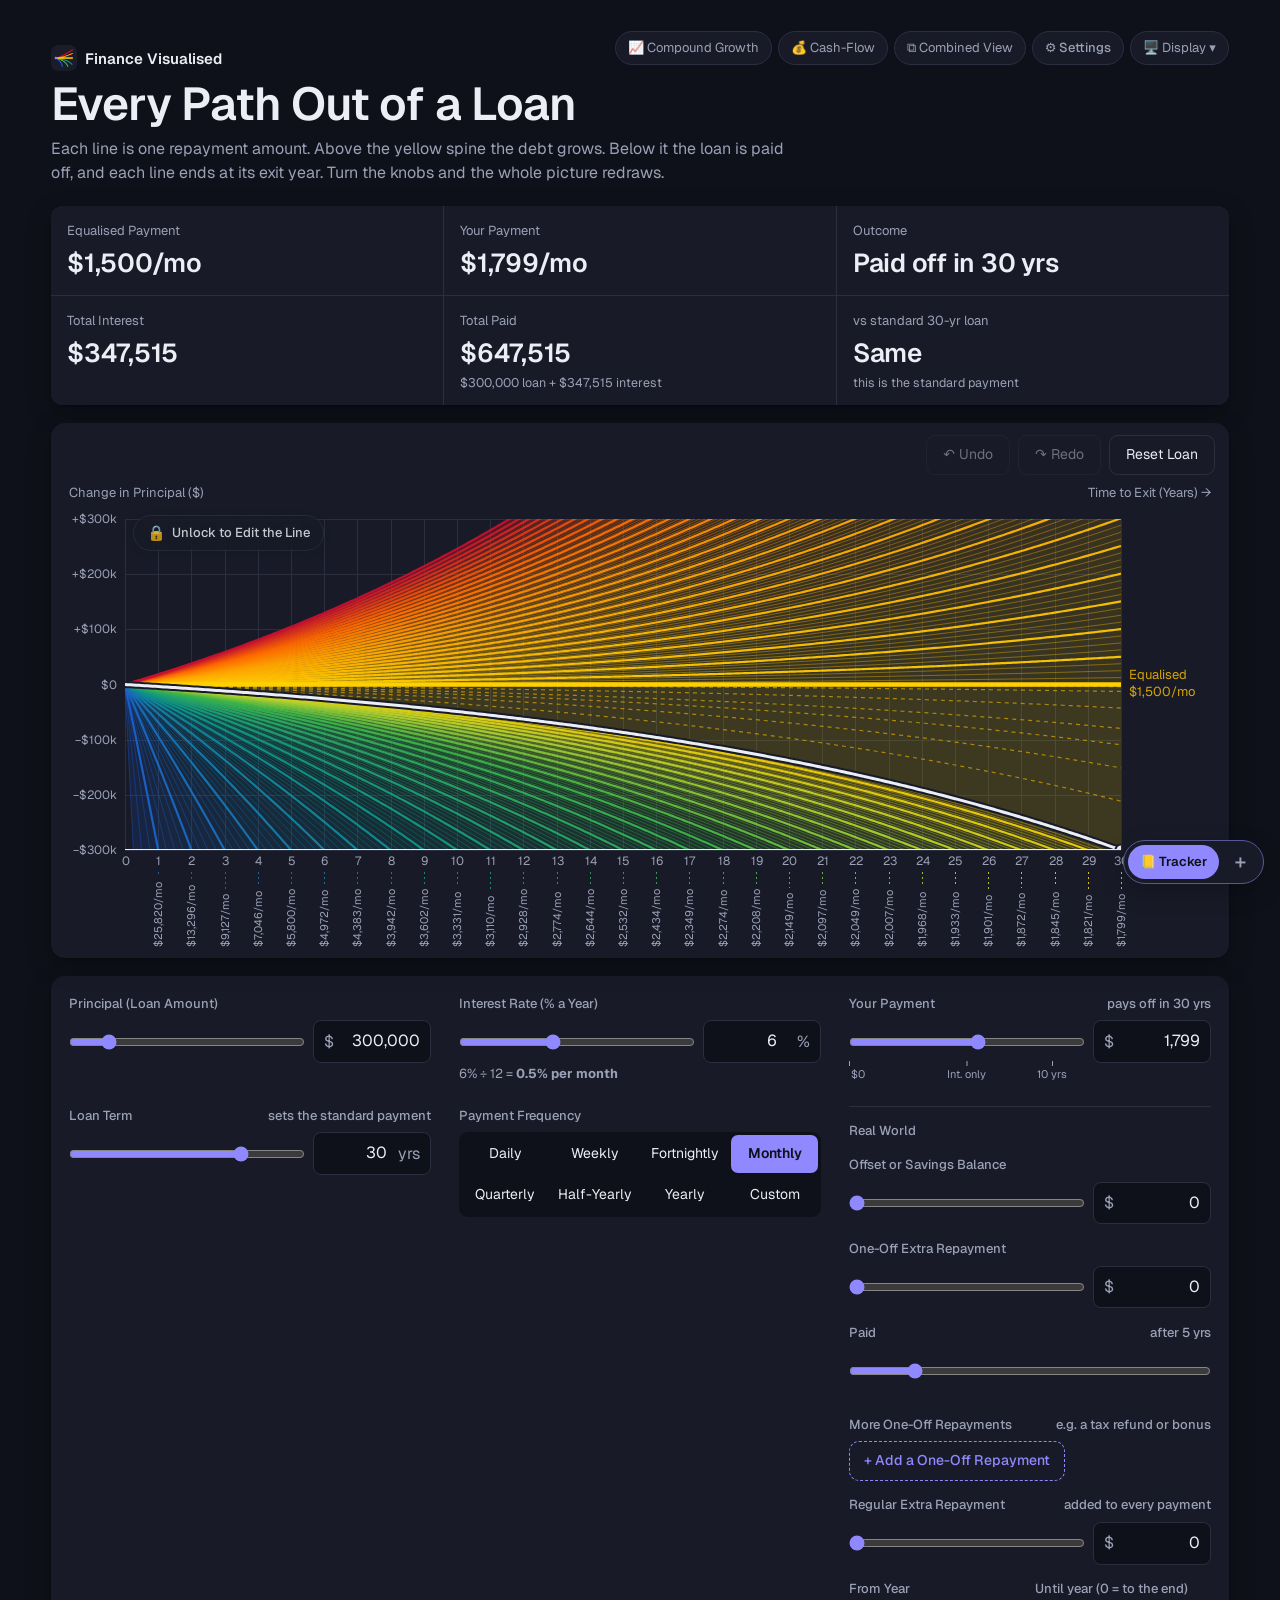
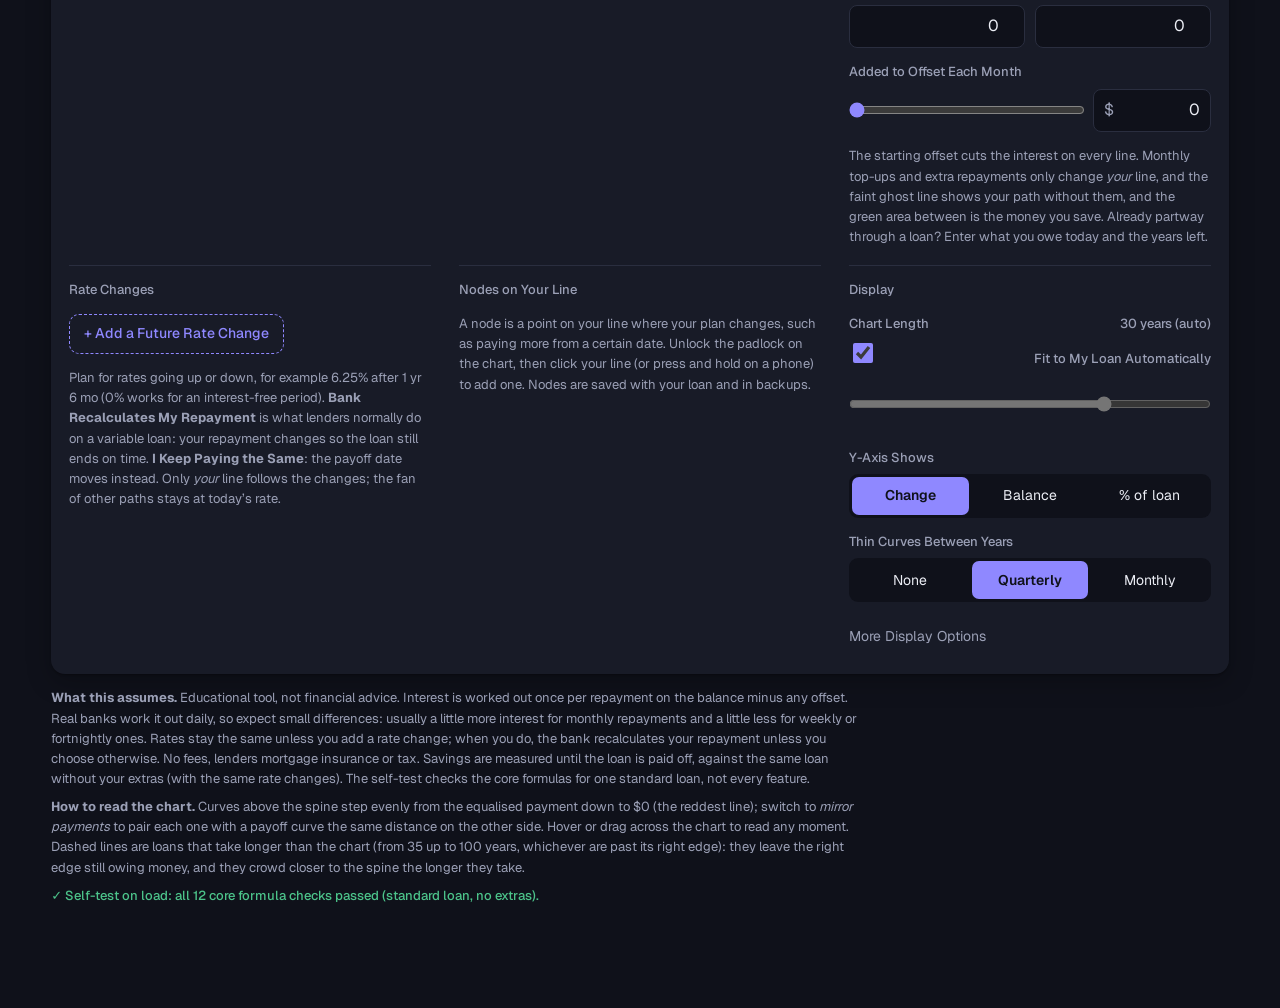
<file: graph.html>
<!DOCTYPE html>
<html lang="en">
<head>
<meta charset="utf-8">
<meta name="viewport" content="width=device-width, initial-scale=1, viewport-fit=cover">
<meta name="theme-color" content="#0f111a" id="themeColor">
<meta name="apple-mobile-web-app-capable" content="yes">
<meta name="mobile-web-app-capable" content="yes">
<meta name="apple-mobile-web-app-status-bar-style" content="default">
<meta name="apple-mobile-web-app-title" content="Finance Vis">
<meta name="format-detection" content="telephone=no">
<link rel="manifest" href="manifest.webmanifest">
<link rel="icon" type="image/png" sizes="192x192" href="icons/icon-192.png">
<link rel="apple-touch-icon" href="icons/apple-touch-icon.png">
<script>
/* colour theme: Auto (follows the phone), Light or Dark. Shared by both pages, remembered in this browser. Runs before the page paints. */
(function(){var K='loanTheme',r=document.documentElement,v='dark';
 if(/[?&]embed=1/.test(location.search)){window.loanEmbed=true;r.classList.add('embed');r.dataset.device='desktop';addEventListener('message',function(e){if(e.source!==window.parent||e.origin!==location.origin)return;var d=e.data||{};if(d.loanTheme)window.loanTheme.set(d.loanTheme);if(d.loanSettings)window.loanTheme.refresh();if(d.loan==='reloadAll')location.reload();if(d.loan==='reload')location.reload();if(d.loan==='sendLoan'){var b=document.getElementById('toTracker');if(b)b.click()}})};if(window.loanEmbed)document.addEventListener('DOMContentLoaded',function(){var b=document.getElementById('toTracker');if(b)b.textContent='Send this loan to the Tracker →'})
 var KS='loanSettings.v1',sc='indigo';
 function cfg(){try{return JSON.parse(localStorage.getItem(KS))||{}}catch(e){return {}}}
 var REG={AU:['en-AU','$'],NZ:['en-NZ','$'],UK:['en-GB','£'],US:['en-US','$'],CA:['en-CA','$']},c0=cfg(),cc=REG[c0.country]?c0.country:'AU';
 window.loanRegion={country:cc,locale:REG[cc][0],sym:REG[cc][1],mdy:cc==='US'};
 function bar(){var m=document.getElementById('themeColor');if(m)m.content=getComputedStyle(r).getPropertyValue('--bg').trim()||'#f4f3f0'}
 function apply(){try{v=localStorage.getItem(K)||v}catch(e){}if(v==='light'||v==='dark')r.dataset.theme=v;else delete r.dataset.theme;sc=cfg().scheme||sc;if(sc!=='indigo')r.dataset.scheme=sc;else delete r.dataset.scheme;bar()}
 function fire(){window.dispatchEvent(new Event('themechange'))}
 apply();
 window.loanTheme={get:function(){return r.dataset.theme||'auto'},set:function(t){v=t;try{localStorage.setItem(K,t)}catch(e){};apply();fire()},setScheme:function(s){sc=s;var o=cfg();o.scheme=s;try{localStorage.setItem(KS,JSON.stringify(o))}catch(e){};apply();fire()},refresh:function(){apply();fire()},bar:bar};
 addEventListener('storage',function(e){if(e.key===K||e.key===KS)window.loanTheme.refresh()});
 document.addEventListener('DOMContentLoaded',bar);
 try{matchMedia('(prefers-color-scheme: dark)').addEventListener('change',function(){bar();fire()})}catch(e){}
})();
</script>
<title>Loan Graph</title>
<link rel="preconnect" href="https://fonts.googleapis.com">
<link href="https://fonts.googleapis.com/css2?family=Geist:wght@400;500;600&display=swap" rel="stylesheet">
<style>
/* VOICE: precise, calm instrument — the maths is the hero
   IDEA: a laboratory instrument panel: knobs on the left, a live trace on the right
   PICTURE: the full family of loan curves, redrawn as you turn each knob
   COLOUR and TYPE: aluminium ground, black ink, the user's yellow-red / yellow-blue curve scheme; Geist
   LAYOUT: title + live readouts, then controls beside a large chart; stacks to chart-then-controls on phones */
:root{color-scheme:light;--bg:#f4f3f0;--panel:#ffffff;--ink:#1a1c29;--mute:#5d6074;--line:#e3e1db;--acc:#4f46e5;--acc-ink:#ffffff;--soft:#efeefd;--good:#15803d;--bad:#d1342f;--good-bg:#e3f4e8;--bad-bg:#fde6e4;--info:#2563eb;--info-bg:#e3ebfd;--shadow:0 1px 2px rgba(26,28,41,.06),0 6px 20px rgba(26,28,41,.06)}
@media (prefers-color-scheme:dark){:root:not([data-theme=light]){color-scheme:dark;--bg:#0f111a;--panel:#181b27;--ink:#eceef5;--mute:#9ba0b6;--line:#2a2e3f;--acc:#8f88ff;--acc-ink:#0f111a;--soft:#22224a;--good:#4cc38a;--bad:#ff6b63;--good-bg:#12301f;--bad-bg:#3a1716;--info:#7aa5ff;--info-bg:#16233d;--shadow:0 1px 2px rgba(0,0,0,.3),0 8px 24px rgba(0,0,0,.25)}}
:root[data-theme=dark]{color-scheme:dark;--bg:#0f111a;--panel:#181b27;--ink:#eceef5;--mute:#9ba0b6;--line:#2a2e3f;--acc:#8f88ff;--acc-ink:#0f111a;--soft:#22224a;--good:#4cc38a;--bad:#ff6b63;--good-bg:#12301f;--bad-bg:#3a1716;--info:#7aa5ff;--info-bg:#16233d;--shadow:0 1px 2px rgba(0,0,0,.3),0 8px 24px rgba(0,0,0,.25)}
*{box-sizing:border-box;min-width:0}
body{margin:0;background:var(--bg);color:var(--ink);font:16px/1.55 Geist,system-ui,sans-serif;overflow-x:clip}
.wrap{max-width:1920px;margin:0 auto;padding:clamp(20px,3vw,40px) max(4vw,14px)}
h1{font-size:clamp(30px,4vw,46px);line-height:1.05;margin:0 0 8px;font-weight:600;letter-spacing:-.02em;text-wrap:balance}
.sub{color:var(--mute);margin:0 0 20px;max-width:68ch}
.stat small{display:block;font-size:12px;color:var(--mute)}
.two{display:grid;grid-template-columns:1fr 1fr;gap:10px}.two input{width:100%!important}
.ticks{position:relative;height:24px;margin:0 126px 0 0}.ticks button{position:absolute;top:0;transform:translateX(-50%);border:0;background:none;color:var(--mute);font:inherit;font-size:11px;padding:2px 2px;cursor:pointer;white-space:nowrap}.ticks button:first-child{transform:none}.ticks button:hover{color:var(--acc)}.ticks button::before{content:"";position:absolute;left:50%;top:-3px;width:1px;height:5px;background:currentColor}.ticks button:first-child::before{left:0}
details.more summary{cursor:pointer;font-size:14px;color:var(--mute);min-height:40px;display:flex;align-items:center;list-style-position:inside}details.more summary:hover{color:var(--ink)}.moreIn{display:grid;gap:14px;padding-top:8px}
.go{display:flex;flex-wrap:wrap;align-items:center;gap:12px 16px;margin:-4px 0 22px;padding:16px 18px;border:2px solid var(--acc);border-radius:14px;background:var(--soft)}.go .goTxt{flex:1 1 260px;font-size:15px;color:var(--mute)}.go .goTxt b{display:block;color:var(--ink);font-size:17px;font-weight:600}.go a,.go button{display:inline-flex;align-items:center;justify-content:center;gap:8px;min-height:52px;padding:0 22px;border-radius:11px;font:inherit;font-size:17px;font-weight:600;text-decoration:none;cursor:pointer;transition:transform .12s,box-shadow .12s}.go a{background:var(--acc);color:#fff;border:2px solid var(--acc);box-shadow:0 4px 14px color-mix(in srgb,var(--acc) 35%,transparent)}.go button{background:var(--panel);color:var(--acc);border:2px solid var(--acc)}.go a:hover,.go button:hover{transform:translateY(-1px);box-shadow:0 6px 18px color-mix(in srgb,var(--acc) 40%,transparent)}.go a:focus-visible,.go button:focus-visible{outline:3px solid var(--ink);outline-offset:2px}html[data-device=phone] .go a,html[data-device=phone] .go button{flex:1 1 100%}
.stats{display:grid;grid-template-columns:repeat(6,minmax(0,1fr));gap:1px;background:var(--line);border-radius:12px;overflow:hidden;margin-bottom:18px}
.stat{background:var(--panel);padding:12px 16px}
.stat b{display:block;font-size:clamp(19px,2.2vw,26px);font-weight:600;white-space:nowrap;letter-spacing:-.01em}
.stat span{font-size:13px;color:var(--mute)}
.stat.good b{color:var(--good)}.stat small{display:block;font-size:12.5px;color:var(--mute)}
.stat.wide{grid-column:1/-1}.stat.wide b{white-space:normal;font-size:clamp(17px,1.8vw,21px)}[hidden]{display:none!important}
.main{display:grid;grid-template-columns:minmax(0,1fr);gap:18px;align-items:start}.chart{order:-1}
aside,.chart{background:var(--panel);border-radius:14px}
aside{padding:18px;display:grid;gap:18px 28px;grid-template-columns:repeat(auto-fit,minmax(280px,1fr));align-items:start}
.chart{padding:12px 8px 8px}
.fig{position:relative;width:100%;aspect-ratio:21/8;min-height:380px;max-height:82vh;touch-action:pan-y}
.fig canvas{position:absolute;inset:0;width:100%;height:100%}
.axis{display:flex;justify-content:space-between;font-size:13px;color:var(--mute);padding:0 10px 4px}
.ctl label,.ctl .lab{display:flex;justify-content:space-between;align-items:baseline;font-size:13px;color:var(--mute);margin-bottom:6px;font-weight:500}
.row{display:flex;gap:8px;align-items:center}
.unit{position:relative;display:inline-flex;flex:none}.unit i{position:absolute;top:50%;transform:translateY(-50%);font-style:normal;color:var(--mute);pointer-events:none;font-size:16px}.unit.pre i{left:11px}.unit.pre input{padding-left:24px}.unit.post i{right:11px}.unit.post input{padding-right:28px}
input[type=range]{flex:1;accent-color:var(--acc);height:44px;margin:0}
input[type=number],.unit input{width:118px;font:inherit;font-size:16px;padding:8px 10px;border:1px solid var(--line);border-radius:8px;background:var(--bg);color:var(--ink);text-align:right}
input:focus-visible,button:focus-visible{outline:2px solid var(--acc);outline-offset:2px}
.seg{display:flex;background:var(--bg);border-radius:9px;padding:3px;gap:3px}
.seg button{flex:1;min-height:38px;border:0;border-radius:7px;background:none;color:var(--ink);font:inherit;font-size:14px;cursor:pointer}
.seg.six,.seg.eight{flex-wrap:wrap}.seg.six button{flex:1 1 30%}.seg.eight button{flex:1 1 22%}
.hint{font-size:13px;color:var(--mute);margin:0}
.seg button.on{background:var(--ink);color:var(--panel);font-weight:500}
.chk{display:flex;align-items:center;gap:10px;min-height:36px;font-size:15px;cursor:pointer}
.chk input{width:20px;height:20px;accent-color:var(--acc)}
.grp{border-top:1px solid var(--line);padding-top:14px;display:grid;gap:14px}
.grp h2{font-size:13px;margin:0;color:var(--mute);font-weight:500}
.tools{display:flex;justify-content:flex-end;gap:8px;padding:0 6px 8px}.tools button{min-height:40px;padding:0 16px;border:1px solid var(--line);background:none;color:var(--ink);border-radius:9px;font:inherit;font-size:14px;cursor:pointer}.tools button:disabled{opacity:.4;cursor:default}.tools button:not(:disabled):hover{border-color:var(--acc)}
.reset{min-height:44px;border:1px solid var(--line);background:none;color:var(--ink);border-radius:9px;font:inherit;cursor:pointer}
.tip{position:absolute;pointer-events:none;background:var(--ink);color:var(--panel);font-size:13px;line-height:1.45;padding:8px 10px;border-radius:8px;white-space:nowrap;display:none;z-index:2}
.hint{font-size:13px;color:var(--mute);margin:0}
#selftest{font-size:13px;margin:8px 0 0;font-weight:500}#selftest.good{color:var(--good)}#selftest.bad{color:var(--bad)}
.note{font-size:13px;color:var(--mute);margin:14px 0 0;max-width:90ch}.note p{margin:0 0 8px}
.k{display:none}
@media(max-width:1300px){.stats{grid-template-columns:repeat(3,minmax(0,1fr))}}
@media(max-width:900px){.main{grid-template-columns:minmax(0,1fr)}.chart{order:-1}.stats{grid-template-columns:repeat(2,minmax(0,1fr))}}
@media(max-width:600px){.fig{aspect-ratio:auto;height:440px}.axis span+span{display:none}}

/* ---- device choice: welcome screen + switch ---- */
.wrap{position:relative}
#devSw{position:absolute;top:clamp(14px,2.4vw,32px);right:max(4vw,14px);min-height:34px;padding:0 12px;border:1px solid var(--line);background:var(--panel);color:var(--mute);border-radius:99px;font:inherit;font-size:13px;cursor:pointer;z-index:6}
#devSw:hover{color:var(--ink);border-color:var(--acc)}

/* ---- phone layout ---- */
html[data-device=phone] .wrap{padding:14px 10px 24px}
html[data-device=phone] #devSw{top:12px;right:10px}
html[data-device=phone] h1{font-size:25px;padding-right:130px}
html[data-device=phone] .sub{font-size:14px;margin-bottom:10px}
html[data-device=phone] .stats{grid-template-columns:repeat(2,minmax(0,1fr));margin-bottom:10px}
html[data-device=phone] .stat{padding:8px 12px}html[data-device=phone] .stat b{font-size:18px}html[data-device=phone] .stat span{font-size:12px}
html[data-device=phone] .main{gap:12px}
html[data-device=phone] .chart{position:sticky;top:0;z-index:5;padding:6px 4px 4px;border-radius:0 0 14px 14px;box-shadow:0 8px 18px rgba(0,0,0,.18)}
html[data-device=phone] .tools{padding:0 4px 2px;position:absolute;right:6px;top:4px;z-index:3}
html[data-device=phone] .tools button{min-height:32px;padding:0 10px;font-size:13px}
html[data-device=phone] .axis{font-size:11px;padding:4px 6px 2px;min-height:34px;align-items:center}
html[data-device=phone] .axis span+span{display:none}
html[data-device=phone] .fig{aspect-ratio:auto;height:40vh;min-height:250px;max-height:none}
html[data-device=phone] aside{grid-template-columns:minmax(0,1fr);padding:14px;gap:16px}
html[data-device=phone] input[type=range]{height:48px}
html[data-device=phone] .seg button{min-height:44px}
html[data-device=phone] .chk{min-height:44px}
html[data-device=phone] .chk:has(#labels){display:none}

/* ---- v0.14 / v0.5: colours, dark mode switch, iPhone polish ---- */
html{-webkit-text-size-adjust:100%;text-size-adjust:100%;background:var(--bg)}
body{-webkit-tap-highlight-color:transparent}
button,a,input,select,summary{touch-action:manipulation}
input[type=range]{accent-color:var(--acc)}
.chk input{accent-color:var(--acc)}
select{font-size:16px!important}
.stats{background:var(--line);box-shadow:var(--shadow)}
aside,.chart,.panel{box-shadow:var(--shadow)}
.seg{background:var(--bg)}
.seg button.on{background:var(--acc);color:var(--acc-ink);font-weight:600}
#topSw{position:absolute;top:clamp(14px,2.4vw,32px);right:max(4vw,14px);display:flex;gap:6px;z-index:6}
#topSw button{position:static;min-height:34px;padding:0 12px;border:1px solid var(--line);background:var(--panel);color:var(--mute);border-radius:99px;font:inherit;font-size:13px;cursor:pointer;white-space:nowrap}
#topSw button:hover{color:var(--ink);border-color:var(--acc)}
html[data-device=phone] .wrap{padding:max(10px,env(safe-area-inset-top)) max(12px,env(safe-area-inset-right)) calc(28px + env(safe-area-inset-bottom)) max(12px,env(safe-area-inset-left))}
html[data-device=phone] #topSw{position:static;justify-content:flex-end;margin:0 0 8px}
html[data-device=phone] #topSw button{min-height:36px;font-size:13px}
html[data-device=phone] h1{padding-right:0}
html[data-device=phone] .stat b{font-variant-numeric:tabular-nums}
html[data-device=phone] .note{font-size:12.5px;line-height:1.5}
.go{border:1.5px solid color-mix(in srgb,var(--acc) 45%,var(--line));background:var(--soft);box-shadow:var(--shadow)}
.go a{box-shadow:none}.go a:hover,.go button:hover{box-shadow:0 4px 14px rgba(79,70,229,.25)}
.go a{color:var(--acc-ink)}
html[data-device=phone] .go{padding:12px;gap:10px;margin:0 0 12px;border-radius:14px}
html[data-device=phone] .go .goTxt{flex:1 1 100%;font-size:13px;line-height:1.4}
html[data-device=phone] .go .goTxt b{font-size:16px}
html[data-device=phone] .go a,html[data-device=phone] .go button{flex:1 1 0;min-height:48px;padding:0 10px;font-size:14px;text-align:center;line-height:1.2}
html[data-device=phone] .chart{top:0;border-radius:0 0 16px 16px;margin:0 -12px;padding:6px 6px 4px;box-shadow:0 10px 24px rgba(0,0,0,.18)}
html[data-device=phone] .unit input,html[data-device=phone] input[type=number]{width:112px}
html[data-device=phone] .ticks{margin-right:120px;height:28px}
html[data-device=phone] .ticks button{font-size:11.5px;padding:4px 2px}
html[data-device=phone] details.more summary{min-height:46px}
html[data-device=phone] .tools{top:2px}

#topSw a#combSw{display:inline-flex;align-items:center;min-height:34px;padding:0 12px;border:1px solid var(--line);background:var(--panel);color:var(--mute);border-radius:99px;font-size:13px;text-decoration:none;white-space:nowrap}
#topSw a#combSw:hover{color:var(--ink);border-color:var(--acc)}
html[data-device=phone] #topSw a#combSw{display:none}
#topSw a#cfSw,#topSw a#cgSw{display:inline-flex;align-items:center;min-height:34px;padding:0 12px;border:1px solid var(--line);background:var(--panel);color:var(--mute);border-radius:99px;font-size:13px;text-decoration:none;white-space:nowrap}
#topSw a#cfSw:hover,#topSw a#cgSw:hover{color:var(--ink);border-color:var(--acc)}
html[data-device=phone] #topSw a#cfSw,html[data-device=phone] #topSw a#cgSw{min-height:36px}
/* inside the combined desktop view: the frame supplies the header and switches */
html.embed .wrap{padding:14px 18px 28px}
html.embed h1{font-size:26px;margin-bottom:4px}
html.embed .sub{font-size:14px;margin-bottom:12px}
/* Loan Tracker: a small button pinned in the bottom-right corner (the Tracker is an add-on to this graph) */
.trkFab{position:fixed;right:16px;bottom:calc(16px + env(safe-area-inset-bottom));z-index:50;display:flex;align-items:center;gap:2px;padding:4px;border-radius:99px;background:var(--panel);border:1px solid color-mix(in srgb,var(--acc) 45%,var(--line));box-shadow:0 8px 24px rgba(0,0,0,.22)}
.trkFab a,.trkFab button{display:inline-flex;align-items:center;min-height:34px;padding:0 12px;border-radius:99px;font:inherit;font-size:13px;font-weight:600;text-decoration:none;white-space:nowrap;cursor:pointer;border:0}
.trkFab a{background:var(--acc);color:var(--acc-ink)}
.trkFab button{background:transparent;color:var(--mute);font-size:18px;padding:0 10px}
.trkFab a:hover{filter:brightness(1.08)}.trkFab button:hover{color:var(--ink)}
.trkFab a:focus-visible,.trkFab button:focus-visible{outline:2px solid var(--acc);outline-offset:2px}
html[data-device=phone] .trkFab{right:12px;bottom:calc(12px + env(safe-area-inset-bottom))}
html.embed .trkFab{display:none}
body{padding-bottom:64px}
html.embed nav,html.embed .go .goTxt,html.embed .go a{display:none}
html.embed .go{display:none!important}
html.embed .go button{min-height:42px;font-size:15px}
html.embed .fig{min-height:300px}

/* drag-to-set payoff: padlock and drag mode */
#payLock{position:absolute;top:8px;left:72px;z-index:3;display:inline-flex;align-items:center;gap:6px;min-height:36px;padding:0 13px;border-radius:99px;border:1px solid var(--line);background:color-mix(in srgb,var(--panel) 70%,transparent);-webkit-backdrop-filter:blur(6px);backdrop-filter:blur(6px);color:var(--ink);font:inherit;font-size:13px;font-weight:500;cursor:pointer;opacity:.82;box-shadow:0 2px 10px rgba(0,0,0,.12);white-space:nowrap}
#payLock:hover{opacity:1;border-color:var(--acc)}
#payLock.open{background:var(--acc);color:var(--acc-ink);border-color:var(--acc);opacity:1}
#payLock span{font-size:15px;line-height:1}
.fig.dragmode{touch-action:none;cursor:ew-resize}
.fig.dragmode canvas{cursor:ew-resize}
html[data-device=phone] #payLock{top:6px;min-height:34px;font-size:12.5px;padding:0 11px}

/* editable lists: one-off repayments and rate changes */
.list{display:grid;gap:8px}.list:empty{display:none}
.lrow{display:flex;flex-wrap:wrap;align-items:center;gap:8px;padding:8px;border-radius:10px;background:var(--bg)}
.lrow label{display:inline-flex;align-items:center;gap:6px;font-size:14px;color:var(--mute);margin:0}
.lrow .unit input{width:118px}.lrow label input{width:76px!important;text-align:right}.lrow .unit.post input{width:92px}
.lrow input{background:var(--panel)!important}
.xRow{margin-left:auto;width:38px;height:38px;border:0;border-radius:50%;background:none;color:var(--mute);font:inherit;font-size:16px;cursor:pointer}.xRow:hover{color:var(--bad);background:var(--panel)}
.addRow{justify-self:start;min-height:40px;padding:0 14px;border:1px dashed var(--acc);border-radius:10px;background:none;color:var(--acc);font:inherit;font-size:14px;font-weight:500;cursor:pointer}.addRow:hover{background:var(--soft)}
#sRateN{white-space:normal}
html[data-device=phone] .addRow{min-height:44px;width:100%}

/* nodes */
.chart{position:relative}
.nodeEd{position:absolute;z-index:8;width:300px;padding:14px;border-radius:14px;background:var(--panel);border:1px solid var(--line);box-shadow:0 14px 40px rgba(0,0,0,.25);display:grid;gap:8px;font-size:14px}
.nodeEd[hidden]{display:none}
.neHead{display:flex;align-items:center;justify-content:space-between;gap:8px}.neHead b{font-size:15px}
.neX{width:34px;height:34px;border:0;border-radius:50%;background:var(--bg);color:var(--ink);cursor:pointer;font:inherit}
.neLab{font-size:12.5px;color:var(--mute);font-weight:500;margin-top:2px}
.neRow{display:flex;align-items:center;gap:6px}.neRow .unit input{width:120px}
.neStep{width:40px;height:40px;border:1px solid var(--line);border-radius:10px;background:var(--bg);color:var(--ink);font:inherit;font-size:20px;cursor:pointer}.neStep:hover{border-color:var(--acc)}
.neFreq{color:var(--mute)}
.neQuick{display:flex;flex-wrap:wrap;gap:6px}.neQuick button{min-height:32px;padding:0 10px;border:1px solid var(--line);border-radius:99px;background:none;color:var(--ink);font:inherit;font-size:13px;cursor:pointer}.neQuick button:hover{border-color:var(--acc);color:var(--acc)}
.nodeEd input.neY,.nodeEd input.neNote{width:100%;font:inherit;font-size:16px;padding:8px 10px;border:1px solid var(--line);border-radius:8px;background:var(--bg);color:var(--ink);text-align:left}
.neEff{margin:2px 0 0;padding:8px 10px;border-radius:10px;background:var(--soft);font-size:13.5px}
.neBtns{display:flex;justify-content:space-between;gap:8px}.neBtns button{min-height:40px;padding:0 14px;border-radius:10px;font:inherit;font-size:14px;cursor:pointer}
.neDel{border:1px solid var(--line);background:none;color:var(--bad)}.neDone{border:0;background:var(--acc);color:var(--acc-ink);font-weight:600}
.nodeMenu{position:absolute;z-index:9;display:grid;min-width:230px;padding:6px;border-radius:12px;background:var(--panel);border:1px solid var(--line);box-shadow:0 10px 30px rgba(0,0,0,.25)}
.nodeMenu[hidden]{display:none}.nodeMenu button{min-height:40px;padding:0 12px;border:0;border-radius:8px;background:none;color:var(--ink);font:inherit;font-size:14px;text-align:left;cursor:pointer}.nodeMenu button:hover{background:var(--soft)}
.nrow .nDot{width:14px;height:14px;border-radius:50%;border:3px solid var(--acc);background:var(--panel);flex:none}
.nrow .nWhen{font-weight:600}.nrow .nPay{color:var(--ink)}.nrow .nNote{color:var(--mute);font-size:13px;flex:1 1 100%;order:9}
.nEdit{margin-left:auto;min-height:34px;padding:0 12px;border:1px solid var(--line);border-radius:8px;background:var(--panel);color:var(--ink);font:inherit;font-size:13px;cursor:pointer}.nrow .xRow{margin-left:0}
html[data-device=phone] .nodeEd{position:fixed;left:0!important;right:0;bottom:0;top:auto!important;width:auto;border-radius:18px 18px 0 0;padding:16px 16px calc(16px + env(safe-area-inset-bottom));z-index:60;max-height:75vh;overflow:auto}
html[data-device=phone] .neStep{width:46px;height:46px}
html[data-device=phone] #payLock{max-width:calc(100% - 80px);overflow:hidden;text-overflow:ellipsis}
.homeL{display:inline-flex;align-items:center;gap:8px;min-height:40px;padding:2px 10px 2px 4px;margin:0 0 2px -4px;border-radius:10px;color:var(--ink);text-decoration:none;font-weight:600;font-size:15px;cursor:pointer;transition:background .15s}
.homeL img{width:26px;height:26px;border-radius:7px}.homeL:hover{background:var(--soft);color:var(--acc)}.homeL:focus-visible{outline:2px solid var(--acc);outline-offset:2px}
html.embed .homeL{display:none}

/* node editor: docked beside the chart on a computer (the chart shrinks, nothing is covered); minimise to a small pill */
html:not([data-device=phone]) .chart.editing{padding-right:356px}
html:not([data-device=phone]) .chart.editing .nodeEd{left:auto!important;right:12px;top:12px!important;width:332px;max-height:calc(100% - 24px);overflow:auto;box-shadow:0 6px 24px rgba(0,0,0,.16)}
.neHB{display:flex;gap:6px;flex:none}
.neMin{width:34px;height:34px;border:0;border-radius:50%;background:var(--bg);color:var(--ink);cursor:pointer;font:inherit;font-size:15px;line-height:1}
.neMin:hover,.neX:hover{background:var(--soft)}
.nodeEd.min{width:auto!important;max-width:min(380px,calc(100% - 24px));padding:5px 5px 5px 14px;border-radius:99px;left:auto!important;right:12px!important;top:auto!important;bottom:12px;cursor:pointer;overflow:hidden}
.nodeEd.min>:not(.neHead){display:none!important}
.nodeEd.min .neHead b{font-size:14px;white-space:nowrap;overflow:hidden;text-overflow:ellipsis}
html[data-device=phone] .nodeEd{max-height:46vh}
html[data-device=phone] .nodeEd.min{position:fixed;left:auto!important;right:12px!important;bottom:calc(12px + env(safe-area-inset-bottom));max-height:none;padding:5px 5px 5px 14px;border-radius:99px;box-shadow:0 8px 24px rgba(0,0,0,.25)}
.dispPop{position:fixed;z-index:90;padding:10px;border-radius:16px;background:var(--panel);border:1px solid var(--line);box-shadow:0 14px 40px rgba(0,0,0,.25);animation:dpIn .14s ease-out}
.dispPop[hidden]{display:none}
.dpT{font-size:12px;font-weight:600;letter-spacing:.06em;text-transform:uppercase;color:var(--mute);margin:0 4px 8px}
.dpRow{display:flex;gap:8px}
.dispPop button{position:relative;display:grid;justify-items:center;gap:4px;width:112px;padding:14px 8px 12px;border:2px solid var(--line);border-radius:14px;background:var(--bg);color:var(--ink);font:inherit;font-size:14px;font-weight:500;cursor:pointer;transition:border-color .15s,box-shadow .15s}
.dispPop button i{font-style:normal;font-size:30px;line-height:1}
.dispPop button:hover{border-color:var(--acc)}
.dispPop button.on{border-color:var(--acc);background:var(--soft);color:var(--acc);font-weight:600;box-shadow:0 0 0 4px color-mix(in srgb,var(--acc) 22%,transparent),0 0 18px color-mix(in srgb,var(--acc) 45%,transparent)}
.dispPop button em{font-style:normal;font-size:10.5px;font-weight:600;text-transform:uppercase;letter-spacing:.06em}
.dispPop button:focus-visible{outline:2px solid var(--ink);outline-offset:2px}
@keyframes dpIn{from{opacity:0;transform:translateY(-4px)}}
@media (prefers-reduced-motion:reduce){.dispPop{animation:none}}
</style>
<link rel="stylesheet" href="settings.css">
<script src="settings.js" defer></script>
</head>
<body>
<div class="wrap">
  <a class="homeL" href="index.html" title="Home"><img src="icons/icon-192.png" alt="" width="26" height="26"><span>Finance Visualised</span></a>
  <h1>Every Path Out of a Loan</h1>
  <p class="sub">Each line is one repayment amount. Above the yellow spine the debt grows. Below it the loan is paid off, and each line ends at its exit year. Turn the knobs and the whole picture redraws.</p>
  <div class="trkFab" role="group" aria-label="Loan Tracker"><a href="tracker.html" title="Log your real repayments and see where you are against every path">📒 Tracker</a><button id="toTracker" type="button" title="Copies this loan into a new Tracker profile" aria-label="Bring this loan into the Tracker">＋</button></div>

  <div class="stats">
    <div class="stat"><span>Equalised Payment</span><b id="sEq">–</b></div>
    <div class="stat"><span>Your Payment</span><b id="sPay">–</b></div>
    <div class="stat"><span>Outcome</span><b id="sOut">–</b></div>
    <div class="stat"><span id="sIntL">Interest</span><b id="sInt">–</b></div>
    <div class="stat"><span id="sTotL">Total Paid</span><b id="sTot">–</b><small id="sTotN"></small></div>
    <div class="stat"><span id="sStdL">vs standard loan</span><b id="sStd">–</b><small id="sStdN"></small></div>
    <div class="stat wide good" id="sOffBox" hidden><span>Your Offset Saves</span><b id="sOffS">–</b><small id="sOffSN"></small></div>
    <div class="stat wide" id="sLumpBox" hidden><span>Your Extras Save</span><b id="sLump">–</b></div>
    <div class="stat wide" id="sRateBox" hidden><span>Rate Changes</span><b id="sRate">–</b><small id="sRateN"></small></div>
  </div>

  <div class="main">
    <aside>
      <div class="ctl">
        <label for="loanN">Principal (Loan Amount)</label>
        <div class="row"><input type="range" id="loanR" min="10000" max="2000000" step="5000"><span class="unit pre"><i>$</i><input type="text" id="loanN" inputmode="numeric" autocomplete="off"></span></div>
      </div>
      <div class="ctl">
        <label for="rateN">Interest Rate (% a Year)</label>
        <div class="row"><input type="range" id="rateR" min="0.25" max="15" step="0.05"><span class="unit post"><input type="number" id="rateN" min="0.25" max="25" step="0.05" inputmode="decimal"><i>%</i></span></div>
        <p class="hint" id="rateSplit"></p>
      </div>
      <div class="ctl">
        <label for="payN"><span>Your Payment</span><span id="payHint"></span></label>
        <div class="row"><input type="range" id="payR" min="0" max="1000" step="0.1"><span class="unit pre"><i>$</i><input type="text" id="payN" inputmode="numeric" autocomplete="off"></span></div>
        <div class="ticks" id="payTicks"></div>
      </div>
      <div class="ctl">
        <label for="termN"><span>Loan Term</span><span>sets the standard payment</span></label>
        <div class="row"><input type="range" id="termLR" min="1" max="40" step="1"><span class="unit post"><input type="number" id="termN" min="1" max="40" step="1" inputmode="numeric"><i>yrs</i></span></div>
      </div>
      <div class="ctl"><div class="lab">Payment Frequency</div>
        <div class="seg eight" data-k="freq"><button data-v="365">Daily</button><button data-v="52">Weekly</button><button data-v="26">Fortnightly</button><button data-v="12">Monthly</button><button data-v="4">Quarterly</button><button data-v="2">Half-Yearly</button><button data-v="1">Yearly</button><button data-v="custom">Custom</button></div>
          <div class="ctl" id="freqCBox" hidden><label for="freqC"><span>Custom: Payments per Year</span><span>1–365</span></label><input type="number" id="freqC" style="width:100%" min="1" max="365" step="1" inputmode="numeric"></div>
          <p class="hint" id="freqCHint" hidden>13 a year is a payment about every 4 weeks. Tip: paying half your monthly amount every fortnight works out the same as 13 monthly payments a year. Choose Fortnightly for that.</p>
      </div>

      <div class="grp">
        <h2>Real World</h2>
        <div class="ctl">
          <label for="offN">Offset or Savings Balance</label>
          <div class="row"><input type="range" id="offR" min="0" step="1000"><span class="unit pre"><i>$</i><input type="text" id="offN" inputmode="numeric" autocomplete="off"></span></div>
        </div>
        <div class="ctl">
          <label for="lumpN">One-Off Extra Repayment</label>
          <div class="row"><input type="range" id="lumpR" min="0" step="1000"><span class="unit pre"><i>$</i><input type="text" id="lumpN" inputmode="numeric" autocomplete="off"></span></div>
        </div>
        <div class="ctl">
          <label for="lumpYR"><span>Paid</span><span id="lumpYO"></span></label>
          <input type="range" id="lumpYR" min="0" step="0.25" style="width:100%">
        </div>
        <div class="ctl"><div class="lab"><span>More One-Off Repayments</span><span>e.g. a tax refund or bonus</span></div>
          <div class="list" id="lumpList"></div>
          <button type="button" class="addRow" id="addLump">+ Add a One-Off Repayment</button>
        </div>
        <div class="ctl">
          <label for="recN"><span>Regular Extra Repayment</span><span>added to every payment</span></label>
          <div class="row"><input type="range" id="recR" min="0" step="10"><span class="unit pre"><i>$</i><input type="text" id="recN" inputmode="numeric" autocomplete="off"></span></div>
        </div>
        <div class="two">
          <div class="ctl"><label for="recFrom">From Year</label><input type="number" id="recFrom" min="0" max="40" step="0.25" inputmode="decimal"></div>
          <div class="ctl"><label for="recTo">Until year (0 = to the end)</label><input type="number" id="recTo" min="0" max="100" step="0.25" inputmode="decimal"></div>
        </div>
        <div class="ctl">
          <label for="topN"><span>Added to Offset Each Month</span></label>
          <div class="row"><input type="range" id="topR" min="0" max="5000" step="50"><span class="unit pre"><i>$</i><input type="text" id="topN" inputmode="numeric" autocomplete="off"></span></div>
        </div>
        <p class="hint">The starting offset cuts the interest on every line. Monthly top-ups and extra repayments only change <em>your</em> line, and the faint ghost line shows your path without them, and the green area between is the money you save. Already partway through a loan? Enter what you owe today and the years left.</p>
      </div>

      <div class="grp">
        <h2>Rate Changes</h2>
        <div class="list" id="rateList"></div>
        <button type="button" class="addRow" id="addRate">+ Add a Future Rate Change</button>
        <div class="ctl" id="rateModeBox"><div class="lab">When the Rate Changes</div>
          <div class="seg" data-k="rateMode"><button data-v="term">Bank Recalculates My Repayment</button><button data-v="payment">I Keep Paying the Same</button></div>
        </div>
        <p class="hint" id="rateHint">Plan for rates going up or down, for example 6.25% after 1 yr 6 mo (0% works for an interest-free period). <b>Bank Recalculates My Repayment</b> is what lenders normally do on a variable loan: your repayment changes so the loan still ends on time. <b>I Keep Paying the Same</b>: the payoff date moves instead. Only <em>your</em> line follows the changes; the fan of other paths stays at today’s rate.</p>
      </div>

      <div class="grp">
        <h2>Nodes on Your Line</h2>
        <div class="list" id="nodeList"></div>
        <p class="hint" id="nodeHint">A node is a point on your line where your plan changes, such as paying more from a certain date. Unlock the padlock on the chart, then click your line (or press and hold on a phone) to add one. Nodes are saved with your loan and in backups.</p>
      </div>

      <div class="grp">
        <h2>Display</h2>
        <div class="ctl">
          <label for="termR"><span>Chart Length</span><span id="termO"></span></label>
          <label class="chk"><input type="checkbox" id="autoT"> Fit to My Loan Automatically</label>
          <input type="range" id="termR" min="5" max="40" step="1" style="width:100%">
        </div>
        <div class="ctl"><div class="lab">Y-Axis Shows</div>
          <div class="seg" data-k="mode"><button data-v="change">Change</button><button data-v="balance">Balance</button><button data-v="percent">% of loan</button></div>
        </div>
        <div class="ctl"><div class="lab">Thin Curves Between Years</div>
          <div class="seg" data-k="dens"><button data-v="yearly">None</button><button data-v="quarterly">Quarterly</button><button data-v="monthly">Monthly</button></div>
        </div>
        <details class="more"><summary>More Display Options</summary><div class="moreIn">
        <div class="ctl"><div class="lab">Curves Above the Spine</div>
          <div class="seg" data-k="upper"><button data-v="even">Even Steps</button><button data-v="mirror">Mirror Payments</button></div>
        </div>
        <div class="ctl"><div class="lab">Growth Zone (Above Spine)</div>
          <div class="seg" data-k="cap"><button data-v="1">Up to 1×</button><button data-v="2">Up to 2×</button><button data-v="0">Hide</button></div>
        </div>
        <label class="chk"><input type="checkbox" id="labels"> Payment Labels Under the Axis</label>
        <label class="chk"><input type="checkbox" id="beyond"> Dashed exits beyond the chart (up to 100 yrs)</label>
        <label class="chk"><input type="checkbox" id="fill"> Gradient Fill Between Curves</label>
        </div></details>
      </div>
    </aside>

    <section class="chart">
      <div class="tools"><button id="undo" title="Undo last change (Ctrl+Z)" disabled>↶ Undo</button><button id="redo" title="Redo (Ctrl+Shift+Z)" disabled>↷ Redo</button><button id="reset" title="Back to $300k at 6% over 30 years. Your display settings stay as they are.">Reset Loan</button></div>
      <div class="axis"><span id="yTitle">Change in Principal ($)</span><span>Time to Exit (Years) →</span></div>
      <div class="fig" id="fig"><canvas id="cv" role="img" aria-label="Chart: every repayment path for this loan, balance owing against years. The key figures are in the boxes above the chart."></canvas><canvas id="ov" aria-hidden="true"></canvas><div class="tip" id="tip"></div></div>
    </section>
  </div>

  <div class="note"><p><b>What this assumes.</b> Educational tool, not financial advice. Interest is worked out once per repayment on the balance minus any offset. Real banks work it out daily, so expect small differences: usually a little more interest for monthly repayments and a little less for weekly or fortnightly ones. Rates stay the same unless you add a rate change; when you do, the bank recalculates your repayment unless you choose otherwise. No fees, lenders mortgage insurance or tax. Savings are measured until the loan is paid off, against the same loan without your extras (with the same rate changes). The self-test checks the core formulas for one standard loan, not every feature.</p>
  <p><b>How to read the chart.</b> Curves above the spine step evenly from the equalised payment down to $0 (the reddest line); switch to <em>mirror payments</em> to pair each one with a payoff curve the same distance on the other side. Hover or drag across the chart to read any moment. Dashed lines are loans that take longer than the chart (from 35 up to 100 years, whichever are past its right edge): they leave the right edge still owing money, and they crowd closer to the spine the longer they take.</p></div>
  <p id="selftest"></p>
</div>
<i class="k" id="cMute" style="color:var(--mute)"></i><i class="k" id="cAcc" style="color:var(--acc)"></i><i class="k" id="cGood" style="color:var(--good)"></i><i class="k" id="cBad" style="color:var(--bad)"></i><i class="k" id="cLine" style="color:var(--line)"></i><i class="k" id="cPanel" style="color:var(--panel)"></i>

<script>
/* device choice: shared by both pages, remembered in this browser */
(function(){
  const K='loanDevice',root=document.documentElement;let saved=null;try{saved=localStorage.getItem(K)}catch(e){}
  const guess=(matchMedia('(pointer:coarse)').matches&&Math.min(screen.width,screen.height)<760)?'phone':'desktop';
  if(window.loanEmbed)return;
  root.dataset.device=saved||guess;
  const label=()=>(root.dataset.device==='phone'?'📱':'🖥️')+' Display ▾';
  function apply(v){root.dataset.device=v;try{localStorage.setItem(K,v)}catch(e){};const b=document.getElementById('devSw');if(b)b.textContent=label();window.dispatchEvent(new Event('devicechange'))}
  window.addEventListener('DOMContentLoaded',()=>{
    const w=document.querySelector('.wrap'),b=document.createElement('button');b.id='devSw';b.title='Choose how the page is laid out';b.textContent=label();b.setAttribute('aria-haspopup','true');b.setAttribute('aria-expanded','false');
    /* Display: a small bubble with both layouts; the one in use glows */
    const pop=document.createElement('div');pop.className='dispPop';pop.hidden=true;pop.setAttribute('role','menu');pop.setAttribute('aria-label','Display');
    const paintPop=()=>{const cur=root.dataset.device;pop.innerHTML='<div class="dpT">Display</div><div class="dpRow">'+[['desktop','🖥️','Computer'],['phone','📱','Phone']].map(([v,i,n])=>'<button type="button" role="menuitemradio" aria-checked="'+(v===cur)+'" data-v="'+v+'" class="'+(v===cur?'on':'')+'"><i>'+i+'</i><span>'+n+'</span>'+(v===cur?'<em>In use</em>':'')+'</button>').join('')+'</div>'};
    const closePop=()=>{pop.hidden=true;b.setAttribute('aria-expanded','false')};
    b.onclick=e=>{e.stopPropagation();if(!pop.hidden){closePop();return}paintPop();pop.hidden=false;b.setAttribute('aria-expanded','true');const r=b.getBoundingClientRect(),pw=pop.offsetWidth;pop.style.top=(r.bottom+8)+'px';pop.style.left=Math.max(8,Math.min(innerWidth-pw-8,r.right-pw))+'px';const on=pop.querySelector('.on');if(on)on.focus()};
    pop.addEventListener('click',e=>{e.stopPropagation();const t=e.target.closest('[data-v]');if(!t)return;apply(t.dataset.v);paintPop();setTimeout(closePop,350)});
    document.addEventListener('click',e=>{if(!pop.hidden&&!pop.contains(e.target))closePop()});
    document.addEventListener('keydown',e=>{if(e.key==='Escape'&&!pop.hidden){closePop();b.focus()}});
    window.addEventListener('resize',closePop);window.addEventListener('scroll',closePop,{passive:true});
    document.body.appendChild(pop);w.prepend(b);
    /* layout is detected automatically; it can be changed in Settings or with the Display button */
  });
})();
</script>
<script>
/* top-corner switches: colour theme beside the phone/computer switch */
window.addEventListener('DOMContentLoaded',()=>{
  const dev=document.getElementById('devSw');if(!dev)return;
  const box=document.createElement('div');box.id='topSw';dev.replaceWith(box);
  const t=document.createElement('button');t.id='setSw';t.type='button';t.textContent='⚙ Settings';t.title='Colours, layout and country';t.onclick=()=>window.loanSettings&&loanSettings.open();
  const cv=document.createElement('a');cv.id='combSw';cv.href='desktop.html';cv.textContent='⧉ Combined View';cv.title='Graph and Tracker side by side on one screen';
  const cf=document.createElement('a');cf.id='cfSw';cf.href='cashflow.html';cf.textContent='💰 Cash-Flow';cf.title='Plan your pays, bills and goals';
  const cg=document.createElement('a');cg.id='cgSw';cg.href='compound.html';cg.textContent='📈 Compound Growth';cg.title='Watch savings and investments grow';
  box.append(cg,cf,cv,t,dev);
});
if('serviceWorker' in navigator&&location.protocol==='https:')window.addEventListener('load',()=>navigator.serviceWorker.register('sw.js').catch(()=>{}));
</script>
<script>
{
const $=id=>document.getElementById(id);
const DEF={P:300000,rate:6,T:40,freq:12,s:550,mode:'change',dens:'quarterly',cap:1,labels:true,fill:true,beyond:true,off:0,lump:0,lumpY:5,upper:'even',term:30,rec:0,recFrom:0,recTo:0,top:0,lumps:[],rates:[],rateMode:'term',nodes:[],autoT:true,rm2:true};
let S={...DEF},saved=false,showC=false;
/* saved state is rebuilt from known fields only, so a damaged or booby-trapped backup can't break the page or run code */
function cleanS(v){const o={...DEF};if(!v||typeof v!=='object')return o;
  const fin=(x,d,lo,hi)=>{x=typeof x==='string'?parseFloat(x):x;return typeof x==='number'&&isFinite(x)&&x>=lo&&x<=hi?x:d};
  const R={P:[1000,1e9],rate:[0.01,25],T:[5,40],freq:[1,365],s:[0,1000],cap:[0,2],off:[0,1e9],lump:[0,1e9],lumpY:[0,100],term:[1,40],rec:[0,1e8],recFrom:[0,100],recTo:[0,100],top:[0,1e8],customF:[1,365],pay:[0,1e8]};
  for(const[k,[lo,hi]]of Object.entries(R))if(k in v)o[k]=fin(v[k],DEF[k],lo,hi);
  o.freq=Math.round(o.freq);o.term=Math.round(o.term);o.T=Math.round(o.T);
  for(const k of['labels','fill','beyond','autoT'])if(typeof v[k]==='boolean')o[k]=v[k];
  const pick=(k,ok)=>{if(ok.includes(v[k]))o[k]=v[k]};pick('mode',['change','balance','percent']);pick('dens',['yearly','quarterly','monthly']);pick('upper',['even','mirror']);pick('rateMode',['payment','term']);
  if(!v.rm2)o.rateMode='term';o.rm2=true;
  const arr=x=>Array.isArray(x)?x:[];
  o.lumps=arr(v.lumps).map(l=>({a:fin(l&&l.a,0,0,1e9),y:fin(l&&l.y,0,0,100)}));
  o.rates=arr(v.rates).map(c=>({y:fin(c&&c.y,1,0,100),r:fin(c&&c.r,6,0,25)}));
  o.nodes=arr(v.nodes).filter(n=>n&&typeof n.id==='string'&&/^[a-z0-9_-]{1,40}$/i.test(n.id)).map(n=>({id:n.id,y:fin(n.y,1,0,100),f:Math.round(fin(n.f,o.freq,1,365)),pay:fin(n.pay,0,0,1e8),note:String(n.note||'').slice(0,80)}));
  return o}
try{const v=JSON.parse(localStorage.getItem('loanGraph.v2'));if(v){S=cleanS(v);saved=true}}catch(e){}
S.T=Math.min(40,S.T);
/* tell the person when the browser refuses to save (private mode, storage full or blocked) instead of failing silently */
function warnSave(){if(document.getElementById('saveWarn'))return;const d=document.createElement('div');d.id='saveWarn';d.setAttribute('role','alert');d.style.cssText='position:fixed;left:50%;bottom:16px;transform:translateX(-50%);z-index:80;max-width:min(560px,calc(100vw - 24px));background:var(--bad,#d1342f);color:#fff;padding:12px 40px 12px 14px;border-radius:12px;font-size:14px;line-height:1.45;box-shadow:0 6px 24px rgba(0,0,0,.25)';d.innerHTML='<b>Your changes aren\u2019t being saved.</b> This browser is blocking storage (private mode, storage full, or a blocked site). Use Export to keep a copy before you close this page.<button aria-label="Dismiss" style="position:absolute;top:6px;right:6px;border:0;background:none;color:#fff;font-size:20px;cursor:pointer;min-width:32px;min-height:32px">\u00d7</button>';d.querySelector('button').onclick=()=>d.remove();(document.body||document.documentElement).appendChild(d)}
/* a page left open past midnight reloads when you come back to it, so "today" is really today */
(function(){const day=new Date().toDateString(),chk=()=>{if(!document.hidden&&new Date().toDateString()!==day&&!/^(INPUT|SELECT|TEXTAREA)$/.test(document.activeElement?.tagName||''))location.reload()};document.addEventListener('visibilitychange',chk);window.addEventListener('focus',chk)})();
const save=()=>{try{localStorage.setItem('loanGraph.v2',JSON.stringify(S))}catch(e){setTimeout(warnSave,0)}};
const FL=new Proxy({12:'mo',26:'fn',52:'wk',4:'qtr',2:'half-yr',1:'yr',365:'day'},{get:(o,k)=>o[k]||'pmt'});
const PRESET=[1,2,4,12,26,52,365];
/* THE MODEL — one period = one payment:
   interest = period rate × max(0, balance − offset); balance += interest − payment;
   the extra repayment comes off at the end of its period (year 0 = before the first period).
   With no offset the closed-form formulas are used (identical results, faster). */
const rr=()=>S.rate/100/S.freq, TP=()=>S.T*S.freq, OFF=()=>Math.min(Math.max(0,S.off||0),S.P*.95), IO=()=>(S.P-OFF())*rr();
const step=(B,p)=>B+rr()*Math.max(0,B-OFF())-p;
const delta=(p,t)=>(S.P-p/rr())*(Math.pow(1+rr(),t)-1);
function balAt(p,n){if(!OFF())return S.P+delta(p,n);let B=S.P;for(let k=0;k<n;k++)B=step(B,p);return B}
const exitCache=new Map();
function exitPay(n){
  if(!OFF()){const r=rr();return S.P*r/(1-Math.pow(1+r,-n))}
  n=Math.max(1,Math.round(n));const key=[S.P,S.rate,S.freq,OFF(),n].join();if(exitCache.has(key))return exitCache.get(key);
  let lo=0,hi=S.P/n+S.P*rr()+1;for(let i=0;i<60;i++){const m=(lo+hi)/2;if(balAt(m,n)>0)lo=m;else hi=m}
  if(exitCache.size>20000)exitCache.clear();const v=(lo+hi)/2;exitCache.set(key,v);return v}
function exitN(p){
  if(p<=IO()*(1+1e-9))return Infinity;
  if(!OFF()){const r=rr();return -Math.log(1-S.P*r/p)/Math.log(1+r)}
  let B=S.P;for(let k=1;k<=200*S.freq;k++){const nb=step(B,p);if(nb<=0)return k-1+B/(B-nb);B=nb}return Infinity}
/* follow YOUR loan exactly, period by period, for up to 100 years */
const hasEx=()=>S.lump>0||S.rec>0||S.top>0||(S.lumps||[]).some(l=>l.a>0);
const rateList=()=>(S.rates||[]).filter(c=>c.y>0&&c.r>=0).map(c=>[Math.round(c.y*S.freq),c.r/100/S.freq,c]).sort((a,b)=>a[0]-b[0]);
const hasRates=()=>rateList().length>0;
/* nodes: points on your line where your plan changes. Each node: {id,y (years in),f (payments a year when made),pay (regular payment from here),note}.
   Built to hold more kinds of change later (lump, rate, note); today a node sets your regular payment from that point. */
const nodeList=()=>(S.nodes||[]).map(n=>[Math.round(n.y*S.freq),n.pay*(n.f||S.freq)/S.freq,n]).sort((a,b)=>a[0]-b[0]);
const hasNodes=()=>(S.nodes||[]).length>0;
function run(p,withExtra,withRates=withExtra){
  const Tp=TP(),tol=S.P*1e-7,xk=withExtra&&S.lump>0?Math.round(S.lumpY*S.freq):-1;
  const LS=new Map();if(withExtra)(S.lumps||[]).forEach(l=>{if(l.a>0){const k=Math.max(0,Math.round((l.y||0)*S.freq));LS.set(k,(LS.get(k)||0)+l.a)}});
  const RC=withRates?rateList():[],base=RC.length&&S.rateMode==='term'?run(p,withExtra,false):null,Nb=base&&base.paid!==null?base.paid:null;
  const ND=nodeList();let r=rr(),pp=p,ci=0,ni=0;const pchg=[],ppl=[];
  const rec=withExtra?(S.rec||0):0,rf=(S.recFrom||0)*S.freq,rt=S.recTo>0?S.recTo*S.freq:Infinity,top=withExtra?(S.top||0)*12/S.freq:0;
  let B=S.P,int=0,paid=null,dbl=null,atT=null,tot=0,totT=null;const pts=[[0,0]];
  if(xk===0||LS.has(0)){const x=Math.min(B,(xk===0?S.lump:0)+(LS.get(0)||0));B-=x;tot+=x;pts.push([0,B-S.P])}
  if(B<=tol)paid=0;
  for(let k=1;k<=100*S.freq&&paid===null;k++){
    while(ci<RC.length&&RC[ci][0]<=k-1){const nr=RC[ci][1];if(Nb!==null){const n=Nb-(k-1);if(n>0){const A=x=>x>0?x/(1-Math.pow(1+x,-n)):1/n;pp=pp*A(nr)/A(r)}}r=nr;pchg.push([k-1,pp,RC[ci][2].r]);ppl.push([k-1,pp]);ci++}
    while(ni<ND.length&&ND[ni][0]<=k-1){pp=ND[ni][1];ppl.push([k-1,pp]);ni++}
    const off=OFF()+top*(k-1),i=r*Math.max(0,B-off);int+=i;
    const pay=pp+(k-1>=rf&&k-1<rt?rec:0)+(k===xk?S.lump:0)+(LS.get(k)||0);let nb=B+i-pay;tot+=Math.min(pay,B+i);
    if(nb<=tol){paid=k;if(k-1<Tp)pts.push([k-1+B/(B-nb),-S.P]);nb=0}
    else if(k<=Tp)pts.push([k,nb-S.P]);
    if(dbl===null&&nb>=2*S.P)dbl=k;
    if(k===Tp){atT=nb;totT=tot}B=nb}
  return{paid,int,dbl,atT:atT===null?0:atT,pts,tot,totT:totT===null?tot:totT,pchg,ppl}}
const esc=v=>String(v==null?'':v).replace(/[&<>"']/g,c=>({'&':'&amp;','<':'&lt;','>':'&gt;','"':'&quot;',"'":'&#39;'}[c]));
const money=v=>(v<0?'−':'')+loanRegion.sym+Math.round(Math.abs(v)).toLocaleString(loanRegion.locale);
const kfmt=a=>{a=Math.abs(a);return loanRegion.sym+(a>=1e6?parseFloat((a/1e6).toFixed(2))+'M':a>=1e4?Math.round(a/1e3)+'k':a>=1e3?parseFloat((a/1e3).toFixed(1))+'k':Math.round(a))};
const ym=y=>{const m=Math.round(y*12),a=Math.floor(m/12),b=m%12;return (a?a+' yr'+(a>1?'s':''):'')+(b?(a?' ':'')+b+' mo':'')||'0 mo'};

/* payment slider: 0–500 grows (0 → equalised), 500–550 equalised → longest exit, 550–1000 longest exit → 1 year */
const payFromS=s=>S.pay!=null&&s===S._sPay?S.pay:payFromS0(s);
const payFromS0=s=>{const I=IO(),pT=exitPay(TP());if(s<=500)return I*s/500;if(s<=550)return I+(pT-I)*(s-500)/50;const y=S.T-(S.T-1)*(s-550)/450;return exitPay(y*S.freq)};
const sFromPay=p=>{const I=IO(),pT=exitPay(TP());if(p<=I)return Math.max(0,500*p/I);if(p<=pT)return 500+50*(p-I)/(pT-I);const y=exitN(p)/S.freq;return Math.min(1000,550+450*(S.T-y)/(S.T-1))};

const hex=h=>[1,3,5].map(i=>parseInt(h.slice(i,i+2),16));
const LOW=[[0,'#1d5bd8'],[.3,'#0e9488'],[.6,'#3db54a'],[.82,'#b5d22c'],[1,'#ffd000']].map(([f,h])=>[f,hex(h)]);
const UP=[[0,'#ffd000'],[.4,'#ffa400'],[.7,'#ff6a00'],[1,'#c4122f']].map(([f,h])=>[f,hex(h)]);
const col=(st,f,a)=>{f=Math.min(1,Math.max(0,f));let i=1;while(i<st.length-1&&f>st[i][0])i++;const[f0,c0]=st[i-1],[f1,c1]=st[i],u=(f-f0)/(f1-f0||1);return 'rgba('+c0.map((v,j)=>Math.round(v+(c1[j]-v)*u))+','+a+')'};
const niceStep=raw=>{const m=Math.pow(10,Math.floor(Math.log10(raw)));for(const k of[1,2,2.5,5,10])if(k*m>=raw)return k*m};

function build(){
  const Tp=TP(),I=IO(),step=Math.max(1,{yearly:S.freq,quarterly:S.freq/4,monthly:S.freq/12}[S.dens]);
  const low=[],up=[],cnt=Math.round(Tp/step);
  for(let k=1;k<=cnt;k++){
    const n=OFF()?Math.max(1,Math.round(k*step)):k*step,yr=k*step/S.freq,bold=Math.abs(yr-Math.round(yr))<1e-6,p=exitPay(n);
    low.push({p,end:n,frac:n/Tp,bold});
    const pu=2*I-p; if(S.upper==='mirror'&&pu>0)up.push({p:pu,end:Tp,frac:(I-pu)/I,bold});
  }
  if(S.beyond){const ys=[35,40,45,50,60,80,100].filter(y=>y>S.T);if(S.T<30)ys.unshift(30);
    for(const y of ys){const p=exitPay(y*S.freq),pu=2*I-p;low.push({p,end:Tp,frac:1,bold:false,bey:true});if(S.upper==='mirror')up.push({p:pu,end:Tp,frac:(I-pu)/I,bold:false,bey:true})}}
  if(S.upper!=='mirror'){const sub={yearly:1,quarterly:4,monthly:12}[S.dens],J=S.T*sub;for(let j=1;j<J;j++)up.push({p:I*(1-j/J),end:Tp,frac:j/J,bold:j%sub===0})}
  up.push({p:0,end:Tp,frac:1,bold:true});
  up.sort((a,b)=>a.frac-b.frac);
  return{low,up};
}

const fig=$('fig'),cv=$('cv'),ov=$('ov'),tip=$('tip');let G=null;
function ylab(v){
  const P=S.P;if(Math.abs(v)<P*1e-9)v=0;
  if(S.mode==='balance')return kfmt(P+v);
  if(S.mode==='percent')return (v>0?'+':v<0?'−':'')+Math.round(Math.abs(v)/P*100)+'%';
  return v===0?'$0':(v>0?'+':'−')+kfmt(v);
}
function draw(){
  const W=fig.clientWidth,H=fig.clientHeight,d=window.devicePixelRatio||1;
  if(!W||!H)return;
  for(const c of[cv,ov]){c.width=Math.round(W*d);c.height=Math.round(H*d)}
  const x=cv.getContext('2d');x.setTransform(d,0,0,d,0,0);x.clearRect(0,0,W,H);
  const ink=getComputedStyle(document.body).color,mute=getComputedStyle($('cMute')).color,line=getComputedStyle($('cLine')).color,panel=getComputedStyle($('cPanel')).color;
  const phone=document.documentElement.dataset.device==='phone',LAB=S.labels&&!phone,narrow=W<560,L=narrow?60:66,R=narrow?78:100,Tm=12,B=LAB?(narrow?84:100):34;
  const pw=W-L-R,ph=H-Tm-B,P=S.P,yMin=-P,yMax=S.cap?S.cap*P:P*0.06,Tp=TP(),I=IO();
  const X=t=>L+t/Tp*pw,Y=v=>Tm+(yMax-v)/(yMax-yMin)*ph;
  G={L,Tm,pw,ph,Tp,W,H,X,Y,ink,panel};
  const font=s=>s+'px Geist,system-ui,sans-serif';

  /* grid */
  x.font=font(12);x.lineWidth=1;
  const yt=niceStep((yMax-yMin)/Math.max(3,ph/46));
  x.textAlign='right';x.textBaseline='middle';
  for(let v=Math.ceil(yMin/yt)*yt;v<=yMax+1e-6;v+=yt){const yy=Math.round(Y(v))+.5;x.strokeStyle=line;x.beginPath();x.moveTo(L,yy);x.lineTo(L+pw,yy);x.stroke();x.fillStyle=mute;x.fillText(ylab(v),L-8,yy)}
  const xs=[1,2,5,10].find(s=>pw/(S.T/s)>=(narrow?30:28))||10;
  x.textAlign='center';x.textBaseline='top';
  for(let yr=0;yr<=S.T;yr++){const xx=Math.round(X(yr*S.freq))+.5;x.strokeStyle=line;x.globalAlpha=yr%xs?.4:1;x.beginPath();x.moveTo(xx,Tm);x.lineTo(xx,Tm+ph);x.stroke();x.globalAlpha=1;if(yr%xs===0){x.fillStyle=mute;x.fillText(yr,xx,Tm+ph+6)}}
  x.textAlign='left';x.fillText('years',L+pw+16,Tm+ph+6);

  /* curves */
  const{low,up}=S.cap?build():{...build(),up:[]};
  const st=Tp/Math.min(360,Math.max(120,pw/2)),cl=v=>Math.max(yMin,Math.min(yMax*1.03+1,v));
  const pts=c=>{const a=[];
    if(!OFF()){for(let t=0;t<c.end;t+=st)a.push([t,cl(delta(c.p,t))]);a.push([c.end,cl(delta(c.p,c.end))]);return a}
    const N=Math.ceil(c.end),ev=Math.max(1,Math.round(st));let B=S.P;a.push([0,0]);
    for(let k=1;k<=N;k++){B=step(B,c.p);if(k%ev===0||k===N)a.push([k,cl(B-S.P)])}return a};
  for(const c of low)c.pts=pts(c);for(const c of up)c.pts=pts(c);
  const path=(a,rev,move)=>{const s=rev?a.slice().reverse():a;s.forEach(([t,v],i)=>i||!move?x.lineTo(X(t),Y(v)):x.moveTo(X(t),Y(v)))};
  x.save();x.beginPath();x.rect(L,Tm,pw,ph);x.clip();
  if(S.fill){
    const fb=(a,b,c)=>{x.beginPath();path(a.pts,false,true);path(b.pts,true,false);x.closePath();x.fillStyle=c;x.fill()};
    for(let i=0;i<low.length-1;i++)fb(low[i],low[i+1],col(LOW,low[i+1].frac,.16));
    for(let i=0;i<up.length-1;i++)fb(up[i],up[i+1],col(UP,up[i+1].frac,.14));
    const spine={pts:[[0,0],[Tp,0]]};if(up.length)fb(spine,up[0],col(UP,up[0].frac,.14));if(low.length)fb(low[low.length-1],spine,col(LOW,1,.16));
  }
  x.lineJoin='round';
  for(const pass of[false,true]){
    for(const[arr,stops]of[[low,LOW],[up,UP]])for(const c of arr){if(c.bold!==pass)continue;x.setLineDash(c.bey?[4,4]:[]);x.beginPath();path(c.pts,false,true);x.strokeStyle=c.bey?'rgba(212,163,0,.75)':col(stops,c.frac,pass?.95:.38);x.lineWidth=pass?2.2:c.bey?1.2:1;x.stroke()}
    x.setLineDash([]);
  }
  x.beginPath();x.moveTo(X(0),Y(0));x.lineTo(X(Tp),Y(0));x.strokeStyle='#ffd000';x.lineWidth=4.5;x.stroke();

  /* your payment */
  const p=payFromS(S.s),me0=run(p,true);G.me=me0;const me={pts:me0.pts.map(([t,v])=>[t,cl(v)])};
  /* the ghost: your line before your change (without your extras and nodes, or without the node you're editing), with the money between them shaded */
  G.ghost=null;
  if(hasEx()||hasNodes()){const keep=S.nodes,sk=window.__ghostSkip;let g0;
    if(sk){S.nodes=(keep||[]).filter(n=>n.id!==sk);g0=run(p,true)}else{S.nodes=[];g0=run(p,false,true)}S.nodes=keep;
    const gh=g0.pts.map(([t,v])=>[t,cl(v)]),va=(a,t)=>{if(t>=a[a.length-1][0])return a[a.length-1][1]<=-S.P+1e-6?-S.P:null;for(let i=1;i<a.length;i++)if(a[i][0]>=t){const[t0,v0]=a[i-1],[t1,v1]=a[i];return t1>t0?v0+(v1-v0)*(t-t0)/(t1-t0):v1}return null};
    const N=240,Sm=[];for(let i=0;i<=N;i++){const t=Tp*i/N,c=va(me.pts,t),g=va(gh,t);if(c==null||g==null)continue;Sm.push([t,c,g])}
    const dI=g0.paid!==null&&me0.paid!==null?g0.int-me0.int:null,dK=g0.paid!==null&&me0.paid!==null?g0.paid-me0.paid:null;
    const good=getComputedStyle($('cGood')).color,bad=getComputedStyle($('cBad')).color,better=dI!==null?dI>=0:me0.paid!==null||(me0.atT<=g0.atT);
    if(Sm.length>1){x.beginPath();Sm.forEach(([t,c],i)=>i?x.lineTo(X(t),Y(c)):x.moveTo(X(t),Y(c)));for(let i=Sm.length-1;i>=0;i--)x.lineTo(X(Sm[i][0]),Y(Sm[i][2]));x.closePath();x.fillStyle=better?good:bad;x.globalAlpha=.22;x.fill();x.globalAlpha=1}
    x.beginPath();path(gh,false,true);x.strokeStyle=ink;x.globalAlpha=.28;x.lineWidth=3;x.stroke();x.globalAlpha=1;
    let bi=0;for(let i=0;i<Sm.length;i++)if(Math.abs(Sm[i][2]-Sm[i][1])>Math.abs(Sm[bi][2]-Sm[bi][1]))bi=i;
    if(Sm.length&&(dI===null||Math.abs(dI)>=1))G.ghost={x:X(Sm[bi][0]),y:Y((Sm[bi][1]+Sm[bi][2])/2),t:dI!==null?(dI>=0?'You save '+money(dI):'Costs '+money(-dI)+' more')+(dK&&Math.abs(dK)>=1?' · '+ym(Math.abs(dK)/S.freq)+(dK>0?' sooner':' later'):''):me0.paid!==null?'Now paid off in '+ym(me0.paid/S.freq):'',good:better}}
  x.beginPath();path(me.pts,false,true);x.strokeStyle=panel;x.lineWidth=7;x.stroke();x.strokeStyle=ink;x.lineWidth=3;x.stroke();
  const[lt,lv]=me.pts[me.pts.length-1];x.beginPath();x.arc(X(lt),Y(lv),5.5,0,7);x.fillStyle=ink;x.fill();x.strokeStyle=panel;x.lineWidth=2;x.stroke();
  /* rate-change markers */
  {let prev=S.rate;x.font=font(narrow?10.5:12);x.textAlign='left';x.textBaseline='top';
   for(const[k,,c]of rateList()){if(k>Tp)continue;const xx=Math.round(X(k))+.5;x.setLineDash([3,4]);x.strokeStyle=mute;x.lineWidth=1;x.beginPath();x.moveTo(xx,Tm);x.lineTo(xx,Tm+ph);x.stroke();x.setLineDash([]);
     const lab=(c.r>prev?'▲ ':'▼ ')+c.r+'%';const w=x.measureText(lab).width+10,lx=Math.min(xx+3,L+pw-w);x.fillStyle=panel;x.globalAlpha=.85;const ly=Tm+ph-(narrow?20:23);x.fillRect(lx,ly,w,narrow?16:18);x.globalAlpha=1;x.fillStyle=c.r>prev?'#d1342f':'#15803d';x.fillText(lab,lx+5,ly+2);prev=c.r}}
  /* one-off repayment markers on your line */
  {const ks=[];if(S.lump>0)ks.push(Math.round(S.lumpY*S.freq));(S.lumps||[]).forEach(l=>{if(l.a>0)ks.push(Math.round((l.y||0)*S.freq))});
   for(const k of ks){if(k>lt||k>Tp)continue;let v=me.pts[0][1];for(const[t,val]of me.pts){if(t<=k)v=val;else break}x.beginPath();x.arc(X(k),Y(v),4.5,0,7);x.fillStyle='#15803d';x.fill();x.strokeStyle=panel;x.lineWidth=2;x.stroke()}}
  /* nodes */
  {const acc=getComputedStyle($('cAcc')).color;G.nodes=[];
   for(const[k,,n]of nodeList()){if(k>Tp)continue;let v=me.pts[0][1];for(const[t,val]of me.pts){if(t<=k)v=val;else break}
     const nx=X(Math.min(k,lt)),ny=Y(v);G.nodes.push({id:n.id,x:nx,y:ny});
     x.beginPath();x.arc(nx,ny,8,0,7);x.fillStyle=panel;x.fill();x.lineWidth=3;x.strokeStyle=acc;x.stroke();x.beginPath();x.arc(nx,ny,3.5,0,7);x.fillStyle=acc;x.fill()}}
  x.restore();
  if(G.ghost&&G.ghost.t){const s_=G.ghost.t;x.font='600 '+font(13);const tw=x.measureText(s_).width+18,lx=Math.max(L+4,Math.min(L+pw-tw-4,G.ghost.x-tw/2)),ly=Math.max(Tm+48,Math.min(Tm+ph-30,G.ghost.y-13));
    x.fillStyle=getComputedStyle($(G.ghost.good?'cGood':'cBad')).color;x.beginPath();x.roundRect?x.roundRect(lx,ly,tw,26,13):x.rect(lx,ly,tw,26);x.fill();x.fillStyle='#fff';x.textAlign='left';x.textBaseline='middle';x.fillText(s_,lx+9,ly+13)}
  x.beginPath();x.moveTo(X(0),Math.round(Y(-P))-.5);x.lineTo(X(Tp),Math.round(Y(-P))-.5);x.strokeStyle=ink;x.lineWidth=1.2;x.stroke();

  /* spine label */
  x.textAlign='left';x.textBaseline='middle';x.fillStyle='#d4a300';x.font=font(narrow?11:13);
  x.fillText('Equalised',L+pw+8,Y(0)-9);x.fillText(kfmt(I).replace('$','$')+'/'+FL[S.freq],L+pw+8,Y(0)+8);
  if(I<1e4){x.clearRect(L+pw+6,Y(0)+1,R-6,16);x.fillText(money(I)+'/'+FL[S.freq],L+pw+8,Y(0)+8)}

  /* exit payment labels */
  if(LAB){
    const fs=narrow?10:11;x.font=font(fs);
    const ls=[1,2,5,10].find(s=>pw/(S.T/s)>=fs+9)||10;
    for(let yr=ls;yr<=S.T;yr+=ls){
      const xx=Math.round(X(yr*S.freq))+.5,t=money(exitPay(yr*S.freq))+'/'+FL[S.freq],tw=x.measureText(t).width;
      x.strokeStyle=col(LOW,yr/S.T,.9);x.setLineDash([2,3]);x.lineWidth=1;x.beginPath();x.moveTo(xx,Tm+ph+22);x.lineTo(xx,H-tw-8);x.stroke();x.setLineDash([]);
      x.save();x.translate(xx,H-3);x.rotate(-Math.PI/2);x.textAlign='left';x.textBaseline='middle';x.fillStyle=mute;x.fillText(t,0,0);x.restore();
    }
  }
}

const PER=new Proxy({52:'week',26:'fortnight',12:'month',4:'quarter',2:'half-year',1:'year',365:'day'},{get:(o,k)=>o[k]||'payment period'});
const pct=v=>parseFloat(v.toFixed(v<0.1?4:3))+'%';
function rateSplit(){const f=S.freq,known={52:1,26:1,12:1,4:1,2:1,1:1,365:1}[f];$('rateSplit').innerHTML=parseFloat(S.rate.toFixed(3))+'% ÷ '+f+' = <b>'+pct(S.rate/f)+' per '+(known?PER[f]:'payment')+'</b>'+(known?'':' ('+f+' a year)')}
function stats(){rateSplit();
  const I=IO(),p=payFromS(S.s),f=FL[S.freq],R=run(p,true),EX=hasEx(),frozen=Math.abs(p-I)<=I*5e-4&&!EX;
  const put=(o,l,v)=>{$('sOut').textContent=o;$('sIntL').textContent=l;$('sInt').textContent=v};
  $('sEq').textContent=money(I)+'/'+f;$('sPay').textContent=money(p)+'/'+f;
  if(frozen)put('Balance frozen','Interest each year, forever',money(I*S.freq));
  else if(R.paid!==null)put('Paid off in '+ym(R.paid/S.freq),'Total Interest',money(R.int));
  else if(R.dbl!==null)put('Doubles in '+ym(R.dbl/S.freq),'Owed after '+S.T+' years',money(R.atT));
  else put('Not paid off in 100 yrs','Owed after '+S.T+' years',money(R.atT));
  $('payHint').textContent=frozen?'interest only: balance stays the same':R.paid!==null?'pays off in '+ym(R.paid/S.freq):p>I?'pays off in over 100 yrs':'debt grows';
  /* total paid and the comparison with the standard loan for the term */
  if(R.paid!==null){$('sTotL').textContent='Total Paid';$('sTot').textContent=money(R.tot);$('sTotN').textContent=money(S.P)+' loan + '+money(R.int)+' interest'}
  else{$('sTotL').textContent='Paid in '+S.T+' years';$('sTot').textContent=money(R.totT);$('sTotN').textContent='and still '+money(R.atT)+' owing'}
  const pStd=exitPay(S.term*S.freq),RS=run(pStd,false,true);$('sStdL').textContent='vs standard '+S.term+'-yr loan';
  if(R.paid===null){$('sStd').textContent='Never pays off';$('sStdN').textContent='standard is '+money(pStd)+'/'+f}
  else{const dI=RS.int-R.int,dT=(RS.paid-R.paid)/S.freq;
    if(Math.abs(dI)<1&&Math.abs(dT)<1/24){$('sStd').textContent='Same';$('sStdN').textContent='this is the standard payment'}
    else{$('sStd').textContent=(dI>=0?'Saves ':'Costs ')+money(Math.abs(dI));$('sStdN').textContent=(dT>=0?ym(dT)+' sooner':ym(-dT)+' longer')+' · standard '+money(pStd)+'/'+f}}
  const box=$('sLumpBox');box.hidden=!EX;
  if(EX){const R0=run(p,false,true);let t;
    if(R.paid!==null&&R0.paid!==null)t=money(R0.int-R.int)+' less interest, '+ym((R0.paid-R.paid)/S.freq)+' sooner';
    else if(R.paid!==null)t='Turns it into a payoff: '+ym(R.paid/S.freq);
    else t=money(R0.atT-R.atT)+' less owed at year '+S.T;
    $('sLump').textContent=t}
  {const ob=$('sOffBox'),has=OFF()>0||S.top>0;ob.hidden=!has;
   if(has){const k0=S.off,k1=S.top;S.off=0;S.top=0;const R0=run(p,true);S.off=k0;S.top=k1;
     if(R.paid!==null&&R0.paid!==null){$('sOffS').textContent=money(R0.int-R.int);$('sOffSN').textContent='in interest by the time your loan is paid off'+(R0.paid>R.paid?', '+ym((R0.paid-R.paid)/S.freq)+' sooner':'')}
     else if(R.paid!==null){$('sOffS').textContent='Pays it off';$('sOffSN').textContent='without it this payment never clears the loan'}
     else{$('sOffS').textContent=money(R0.atT-R.atT);$('sOffSN').textContent='less owed after '+S.T+' years'}}}
  const RB=$('sRateBox'),HR=hasRates();RB.hidden=!HR;
  if(HR){const Rn=run(p,true,false),dI=R.int-Rn.int;let t='',n='';
    const when=R.paid!==null&&Rn.paid!==null?R.paid-Rn.paid:null;
    t=(dI>=0?'+':'−')+money(Math.abs(dI))+' interest';
    if(S.rateMode==='payment'&&R.paid===null){t='Never paid off at this payment';n='A bank wouldn\u2019t allow this: it would raise your repayment. Choose \u201cBank recalculates my repayment\u201d to see that.';$('sRate').textContent=t;$('sRateN').textContent=n;return}
    if(S.rateMode==='payment'){if(when===null)t+=R.paid===null?' · no longer paid off':'';else if(Math.abs(when)>=1)t+=' · paid off '+ym(Math.abs(when)/S.freq)+(when>0?' later':' sooner');else t+=' · same payoff date'}
    else{const last=R.pchg.length?R.pchg[R.pchg.length-1][1]:p;t+=' · payment '+money(p)+' → '+money(last)+'/'+f}
    n=R.pchg.map(([k,pp,rt])=>rt+'% after '+ym(k/S.freq)+(S.rateMode==='term'?' ('+money(pp)+'/'+f+')':'')).join(' · ');
    $('sRate').textContent=t;$('sRateN').textContent=n}
}

function sync(){
  const act=document.activeElement;
  const set=(id,v)=>{if(act!==$(id))$(id).value=v};
  set('loanR',S.P);set('loanN',grp(S.P));set('rateR',S.rate);set('rateN',S.rate);set('termR',S.T);set('payR',S.s);set('payN',grp(payFromS(S.s)));
  $('offR').max=Math.round(S.P*.95);set('offR',OFF());set('offN',grp(OFF()));$('lumpR').max=S.P;set('lumpR',S.lump);set('lumpN',grp(S.lump));$('lumpYR').max=S.T;set('lumpYR',S.lumpY);$('lumpYO').textContent=S.lumpY===0?'at the start':'after '+ym(S.lumpY);
  $('termO').textContent=S.T+' years'+(S.autoT!==false?' (auto)':'');$('autoT').checked=S.autoT!==false;$('termR').disabled=S.autoT!==false;set('termLR',S.term);set('termN',S.term);
  const pS=exitPay(S.term*S.freq);$('recR').max=Math.max(500,Math.round(pS/50)*50);set('recR',S.rec);set('recN',grp(S.rec));set('recFrom',S.recFrom);set('recTo',S.recTo);set('topR',S.top);set('topN',grp(S.top));
  ticks();lists();
  const isC=showC||!PRESET.includes(S.freq);$('freqCBox').hidden=!isC;$('freqCHint').hidden=!(isC&&S.freq===13);set('freqC',S.freq);
  document.querySelectorAll('.seg').forEach(g=>g.querySelectorAll('button').forEach(b=>{const on=g.dataset.k==='freq'?(isC?b.dataset.v==='custom':String(S.freq)===b.dataset.v):String(S[g.dataset.k])===b.dataset.v;b.classList.toggle('on',on);b.setAttribute('aria-pressed',on)}));
  $('labels').checked=S.labels;$('fill').checked=S.fill;$('beyond').checked=S.beyond;
  $('yTitle').textContent={change:'Change in Principal ($)',balance:'Balance Owing ($)',percent:'Change in Principal (% of loan)'}[S.mode];
}
/* undo history: one step per burst of changes, so a whole slider drag undoes in one go */
const HIST=[];let cur=null,burstT=0,restoring=false;
function remember(){const j=JSON.stringify(S),now=Date.now();
  if(cur===null||restoring){cur=j;restoring=false}
  else if(j!==cur){if(now-burstT>600){HIST.push(cur);if(HIST.length>100)HIST.shift();REDO.length=0}cur=j;burstT=now}
  $('undo').disabled=!HIST.length;$('redo').disabled=!REDO.length}
const REDO=[];
function undo(){if(!HIST.length)return;REDO.push(cur);S={...DEF,...JSON.parse(HIST.pop())};restoring=true;burstT=0;update()}
function redo(){if(!REDO.length)return;HIST.push(cur);S={...DEF,...JSON.parse(REDO.pop())};restoring=true;burstT=0;update()}
const grp=v=>Math.round(v).toLocaleString(loanRegion.locale);
/* your repayment is kept in dollars: when the offset, loan, rate or frequency changes, the slider moves so the payment stays the same */
let lastS=null;
function keepPay(){if(lastS===null||S.pay==null||S.s!==lastS){S._sPay=null;S.pay=payFromS0(S.s);S._sPay=S.s}else{const ns=sFromPay(S.pay);S._sPay=null;if(isFinite(ns)&&ns>=0&&ns<=1000){S.s=ns;S._sPay=S.s}else{S.s=Math.max(0,Math.min(1000,isFinite(ns)?ns:1000));S.pay=payFromS0(S.s);S._sPay=S.s}}}
function update(){keepPay();if(typeof autoLen==='function')autoLen();lastS=S.s;remember();save();sync();stats();draw();if(typeof pin!=='undefined'&&pin)showAt(pin.px,pin.py);if(window.__nodeSync)window.__nodeSync()}

const num=(v,lo,hi,dflt)=>{v=parseFloat(String(v).replace(/[^0-9.\-]/g,''));return isFinite(v)?Math.min(hi,Math.max(lo,v)):dflt};
$('loanR').addEventListener('input',e=>{S.P=+e.target.value;update()});
$('loanN').addEventListener('input',e=>{const v=num(e.target.value,1000,1e8,null);if(v){S.P=v;update()}});
$('rateR').addEventListener('input',e=>{S.rate=+e.target.value;update()});
$('rateN').addEventListener('input',e=>{const v=num(e.target.value,.25,25,null);if(v){S.rate=v;update()}});
$('termR').addEventListener('input',e=>{const p=payFromS(S.s);S.T=+e.target.value;S.autoT=false;S.s=sFromPay(p);update()});
$('autoT').addEventListener('change',e=>{S.autoT=e.target.checked;update()});
/* chart length that fits your loan: the term, or longer if your line takes longer to pay off (5 to 40 years) */
let sliding=false;
function autoLen(){if(S.autoT===false||sliding)return;const p=payFromS(S.s),R=run(p,true);
  const want=Math.max(5,Math.min(40,Math.max(S.term||30,R.paid!==null?Math.ceil(R.paid/S.freq-1e-9):30)));
  if(want!==S.T){S.T=want;S.s=sFromPay(p)}}
$('payR').addEventListener('input',e=>{sliding=true;S.s=+e.target.value;update()});$('payR').addEventListener('change',()=>{sliding=false;update()});
$('payN').addEventListener('input',e=>{const v=num(e.target.value,0,1e8,null);if(v!==null){S.s=sFromPay(v);update()}});
document.querySelectorAll('.seg').forEach(g=>g.addEventListener('click',e=>{const b=e.target.closest('button');if(!b)return;const k=g.dataset.k,v=b.dataset.v;if(k==='freq'&&v==='custom'){S.freq=S.customF||13;S.customF=S.freq;showC=true}else{S[k]=(k==='freq'||k==='cap')?+v:v;if(k==='freq')showC=false}update()}));
$('freqC').addEventListener('input',e=>{const v=Math.round(num(e.target.value,1,365,null));if(v){S.freq=v;S.customF=v;showC=true;update()}});
$('freqC').addEventListener('keydown',e=>{if(e.key==='Enter')e.target.blur()});
$('offR').addEventListener('input',e=>{S.off=+e.target.value;update()});
$('offN').addEventListener('input',e=>{const v=num(e.target.value,0,1e9,null);if(v!==null){S.off=v;update()}});
$('lumpR').addEventListener('input',e=>{S.lump=+e.target.value;update()});
/* editable lists: more one-offs and rate changes */
let listSig='';
function lists(force){
  const sig=JSON.stringify([S.lumps,S.rates,S.nodes,S.freq]);if(!force&&sig===listSig)return;
  const a=document.activeElement;if(!force&&a&&(a.closest('#lumpList')||a.closest('#rateList')))return;listSig=sig;
  $('lumpList').innerHTML=(S.lumps||[]).map((l,i)=>'<div class="lrow"><span class="unit pre"><i>'+loanRegion.sym+'</i><input type="text" inputmode="numeric" data-l="'+i+'" data-f="a" value="'+(l.a?grp(l.a):'')+'" aria-label="Amount" placeholder="Amount"></span><label>after <input type="number" inputmode="decimal" min="0" max="40" step="0.25" data-l="'+i+'" data-f="y" value="'+l.y+'" aria-label="Paid after how many years"> yrs</label><button type="button" class="xRow" data-l="'+i+'" aria-label="Remove">✕</button></div>').join('');
  $('rateList').innerHTML=(S.rates||[]).map((c,i)=>'<div class="lrow"><label>after <input type="number" inputmode="decimal" min="0.25" max="40" step="0.25" data-r="'+i+'" data-f="y" value="'+c.y+'" aria-label="After how many years"> yrs</label><span class="unit post"><input type="number" inputmode="decimal" min="0.1" max="25" step="0.05" data-r="'+i+'" data-f="r" value="'+c.r+'" aria-label="New rate"><i>%</i></span><button type="button" class="xRow" data-r="'+i+'" aria-label="Remove">✕</button></div>').join('');
  $('rateModeBox').hidden=!(S.rates||[]).length;
  $('nodeList').innerHTML=nodeList().map(([k,pay,n])=>'<div class="lrow nrow"><b class="nDot"></b><span class="nWhen">'+ym(n.y)+' in</span><span class="nPay">'+money(pay)+'/'+FL[S.freq]+'</span>'+(n.note?'<span class="nNote">'+n.note.replace(/[&<>"]/g,c=>({'&':'&amp;','<':'&lt;','>':'&gt;','"':'&quot;'}[c]))+'</span>':'')+'<button type="button" class="nEdit" data-n="'+esc(n.id)+'">Edit</button><button type="button" class="xRow" data-n="'+esc(n.id)+'" aria-label="Delete node">✕</button></div>').join('')}
$('addLump').addEventListener('click',()=>{burstT=0;S.lumps=[...(S.lumps||[]),{a:5000,y:Math.min(S.T,(S.lumps||[]).length+2)}];lists(true);update();const ins=$('lumpList').querySelectorAll('input[data-f=a]');ins[ins.length-1].focus()});
$('addRate').addEventListener('click',()=>{burstT=0;const rs=S.rates||[],lastR=rs.length?rs[rs.length-1].r:S.rate,lastY=rs.length?rs[rs.length-1].y:0;S.rates=[...rs,{y:Math.min(S.T,lastY+1),r:Math.round((lastR+0.25)*100)/100}];lists(true);update()});
for(const id of['lumpList','rateList'])$(id).addEventListener('input',e=>{const t=e.target,isL=t.dataset.l!==undefined,i=+(isL?t.dataset.l:t.dataset.r),f=t.dataset.f;
  const v=f==='a'?num(t.value,0,1e9,0):num(t.value,0,f==='r'?25:100,0);const arr=isL?[...S.lumps]:[...S.rates];arr[i]={...arr[i],[f]:v};if(isL)S.lumps=arr;else S.rates=arr;listSig=JSON.stringify([S.lumps,S.rates,S.nodes,S.freq]);update()});
for(const id of['lumpList','rateList'])$(id).addEventListener('click',e=>{const b=e.target.closest('.xRow');if(!b||b.dataset.n)return;burstT=0;if(b.dataset.l!==undefined)S.lumps=S.lumps.filter((_,j)=>j!==+b.dataset.l);else S.rates=S.rates.filter((_,j)=>j!==+b.dataset.r);lists(true);update()});
for(const id of['lumpList','rateList'])$(id).addEventListener('focusout',()=>setTimeout(()=>lists(),0));
$('lumpN').addEventListener('input',e=>{const v=num(e.target.value,0,1e9,null);if(v!==null){S.lump=v;update()}});
$('lumpYR').addEventListener('input',e=>{S.lumpY=+e.target.value;update()});
$('termLR').addEventListener('input',e=>{S.term=+e.target.value;update()});
$('termN').addEventListener('input',e=>{const v=num(e.target.value,1,40,null);if(v){S.term=Math.round(v);update()}});
$('recR').addEventListener('input',e=>{S.rec=+e.target.value;update()});
$('recN').addEventListener('input',e=>{const v=num(e.target.value,0,1e7,null);if(v!==null){S.rec=v;update()}});
$('recFrom').addEventListener('input',e=>{const v=num(e.target.value,0,100,null);if(v!==null){S.recFrom=v;update()}});
$('recTo').addEventListener('input',e=>{const v=num(e.target.value,0,100,null);if(v!==null){S.recTo=v;update()}});
$('topR').addEventListener('input',e=>{S.top=+e.target.value;update()});
$('topN').addEventListener('input',e=>{const v=num(e.target.value,0,1e7,null);if(v!==null){S.top=v;update()}});
$('payTicks').addEventListener('click',e=>{const b=e.target.closest('button');if(b){S.s=+b.dataset.s;burstT=0;update()}});
$('toTracker').addEventListener('click',()=>{try{localStorage.setItem('loanTracker.handoff',JSON.stringify({P:S.P,rate:S.rate,freq:S.freq,term:S.term,pay:Math.round(payFromS(S.s)*100)/100}))}catch(e){}if(window.loanEmbed)parent.postMessage({loan:'toTracker'},'*');else location.href='tracker.html'});
/* payment slider landmarks: $0, equalised, then exit years */
function ticks(){const el=$('payTicks'),T=S.T,at=y=>550+450*(T-y)/(T-1),pts=[[0,'Pay nothing'],[500,'Interest only'],[550,T+' yrs']];
  for(const y of[S.term,20,10,5,1])if(y<T&&y>=1)pts.push([at(y),y+' yr'+(y>1?'s':'')+(y===S.term?' (term)':'')]);
  const w=el.clientWidth||600,gap=Math.max(70,1000*50/w),used=[];if(w<300){pts[0][1]='$0';pts[1][1]='Int. only'}el.innerHTML=pts.filter(([v])=>{if(used.some(u=>Math.abs(u-v)<gap))return false;used.push(v);return true}).map(([v,t])=>'<button data-s="'+v+'" style="left:'+(v/10)+'%">'+t+'</button>').join('')}
$('labels').addEventListener('change',e=>{S.labels=e.target.checked;update()});
$('fill').addEventListener('change',e=>{S.fill=e.target.checked;update()});
$('beyond').addEventListener('change',e=>{S.beyond=e.target.checked;update()});
$('reset').addEventListener('click',()=>{const keep={};for(const k of['mode','dens','cap','labels','fill','beyond','upper','customF'])keep[k]=S[k];S={...DEF,...keep};std30();burstT=0;update()});
$('redo').addEventListener('click',redo);
$('undo').addEventListener('click',undo);
document.querySelectorAll('.unit input').forEach(el=>{el.addEventListener('keydown',e=>{if(e.key==='Enter')el.blur()});el.addEventListener('blur',sync)});
document.addEventListener('keydown',e=>{if(!(e.ctrlKey||e.metaKey)||document.activeElement?.type==='number')return;const k=e.key.toLowerCase();if(k==='z'&&!e.shiftKey){e.preventDefault();undo()}else if((k==='z'&&e.shiftKey)||k==='y'){e.preventDefault();redo()}});

/* hover readout */
const hide=()=>{tip.style.display='none';const o=ov.getContext('2d');o.setTransform(1,0,0,1,0,0);o.clearRect(0,0,ov.width,ov.height)};
let pin=null,downAt=null;
function showAt(px,py){
  if(!G||px<G.L||px>G.L+G.pw||py<G.Tm||py>G.Tm+G.ph){hide();return false}
  const t=(px-G.L)/G.pw*G.Tp,d=window.devicePixelRatio||1,o=ov.getContext('2d');
  o.setTransform(d,0,0,d,0,0);o.clearRect(0,0,G.W,G.H);o.strokeStyle=G.ink;o.globalAlpha=.5;o.lineWidth=1;o.beginPath();o.moveTo(px+.5,G.Tm);o.lineTo(px+.5,G.Tm+G.ph);o.stroke();o.globalAlpha=1;
  const p=payFromS(S.s),f=FL[S.freq],me=G.me,last=me.pts[me.pts.length-1],done=me.paid!==null&&t>=last[0];
  let v=-S.P;if(!done){let i=Math.min(me.pts.length-2,Math.max(0,Math.floor(t)));while(i>0&&me.pts[i][0]>t)i--;while(i<me.pts.length-2&&me.pts[i+1][0]<t)i++;const[a0,b0]=me.pts[i],[a1,b1]=me.pts[i+1]||me.pts[i];v=a1>a0?b0+(b1-b0)*(t-a0)/(a1-a0):b1}
  if(!done){o.beginPath();o.arc(px,Math.max(G.Tm,Math.min(G.Tm+G.ph,G.Y(v))),5,0,7);o.fillStyle=G.ink;o.fill()}
  tip.innerHTML=(pin?'<small style="opacity:.7">Pinned · tap again to clear</small><br>':'')+'<b>'+ym(t/S.freq)+' in</b><br>Your path: '+(done?'paid off':ylab(v))+'<br>To exit right here: '+(t>.5?money(exitPay(Math.max(1,Math.round(t))))+'/'+f:'—');
  tip.style.display='block';const tw=tip.offsetWidth;tip.style.left=Math.min(G.W-tw-4,Math.max(4,px+(px>G.W/2?-tw-14:14)))+'px';tip.style.top=Math.max(4,py-70)+'px';
  return true}
const pos=e=>{const r=fig.getBoundingClientRect();return[e.clientX-r.left,e.clientY-r.top]};
fig.addEventListener('pointermove',e=>{const[px,py]=pos(e);if(pin){if(e.buttons){pin={px,py};showAt(px,py)}return}showAt(px,py)});
fig.addEventListener('pointerdown',e=>{downAt=pos(e)});
fig.addEventListener('pointerup',e=>{const[px,py]=pos(e);const tap=downAt&&Math.hypot(px-downAt[0],py-downAt[1])<8;downAt=null;
  if(pin&&tap){pin=null;hide();return}pin={px,py};if(!showAt(px,py))pin=null});
fig.addEventListener('pointerleave',()=>{if(pin)showAt(pin.px,pin.py);else hide()});

function selfTest(){
  const keep=S;S={...DEF};const r=S.rate/1200,P=S.P,c=[],near=(a,b,t)=>Math.abs(a-b)<=t;
  const top=p=>Math.log((2*P-p/r)/(P-p/r))/Math.log(1+r);
  c.push(['Equalised $1,500.00',near(IO(),1500,.005)]);
  [[30,1798.65],[10,3330.62],[5,5799.84],[1,25819.93]].forEach(([y,v])=>c.push([y+'-yr exit $'+v,near(exitPay(y*12),v,.005)]));
  c.push(['$3,600 exits in about 108.1 mo',near(exitN(3600),108.1,.05)]);
  c.push(['$0 reaches +$300k in about 139.0 mo',near(top(0),139.0,.05)]);
  c.push(['$750 reaches +$300k in about 220.3 mo',near(top(750),220.3,.05)]);
  c.push(['$1,650 after 5 yrs about −$10,466',near(delta(1650,60),-10466,.6)]);
  c.push(['$1,500 stays at $0',Math.abs(delta(1500,360))<1e-6]);
  S.P=360000;const sc=exitN(3600*1.2);S.P=300000;c.push(['Scale ×1.2 gives same exit',near(sc,exitN(3600),1e-9)]);
  let B=P;const p30=exitPay(360);for(let k=0;k<360;k++)B=B*(1+r)-p30;c.push(['Month-by-month loop agrees',Math.abs(B)<1e-6]);
  S=keep;const bad=c.filter(x=>!x[1]),el=$('selftest');
  el.textContent=bad.length?'Self-test: '+bad.length+' of '+c.length+' failed: '+bad.map(x=>x[0]).join('; '):'✓ Self-test on load: all '+c.length+' core formula checks passed (standard loan, no extras).';
  el.className=bad.length?'bad':'good';return c.map(([n,ok])=>({n,ok}))}
const SELF=selfTest();
window.LoanMath={selfTest:()=>SELF,exitPay,delta,exitN,run,balAt,OFF,payFromS,sFromPay,IO,state:()=>({...S}),set:o=>{Object.assign(S,o);update()},readout:()=>({lump:$('sLumpBox').hidden?null:$('sLump').textContent,eq:$('sEq').textContent,pay:$('sPay').textContent,out:$('sOut').textContent,intL:$('sIntL').textContent,int:$('sInt').textContent})};
const std30=()=>{S.s=sFromPay(exitPay(Math.min(S.term||30,S.T)*S.freq))};
if(!saved)std30();
const ro=new ResizeObserver(()=>{draw();if(pin)showAt(pin.px,pin.py)});ro.observe(fig);
const mo=new MutationObserver(draw);mo.observe(document.documentElement,{attributes:true,attributeFilter:['data-theme']});
try{matchMedia('(prefers-color-scheme: dark)').addEventListener('change',draw)}catch(e){}
window.addEventListener('devicechange',()=>requestAnimationFrame(draw));
update();
/* Drag the payoff line. Locked by default (padlock in the chart corner) so a stray tap can't change your payment.
   Unlocked: drag across the chart, or tap a spot, and your payment is solved so the loan is paid off right there
   (snapped to whole months; tap below the chart on the year labels to snap to whole years). One drag = one Undo step.
   With extra repayments or offset top-ups the payment is found by bisection on the exact period-by-period run(). */
(function(){
  let unlocked=false,drag=false,relockT=0,raf=0,last=null;
  const lock=document.createElement('button');lock.id='payLock';lock.type='button';fig.appendChild(lock);
  function place(){if(typeof G!=='undefined'&&G)lock.style.left=(G.L+8)+'px'}
  function paint(){lock.classList.toggle('open',unlocked);lock.setAttribute('aria-pressed',String(unlocked));
    lock.innerHTML=unlocked?'<span>🔓</span>Unlocked: click your line to add a node':'<span>🔒</span>Unlock to Edit the Line';
    lock.title=unlocked?'Unlocked: drag across the chart, or tap a time, and your payment changes to match. Tap to lock again.':'Locked so a stray tap can’t change your payment. Tap to unlock, then drag the line to the time you want to be debt-free.';
    fig.classList.toggle('dragmode',unlocked);place()}
  function arm(){clearTimeout(relockT);relockT=setTimeout(()=>{if(!drag){unlocked=false;paint()}},120000)}
  ['pointerdown','pointerup','pointermove'].forEach(t=>lock.addEventListener(t,e=>e.stopPropagation()));
  lock.addEventListener('click',e=>{e.stopPropagation();unlocked=!unlocked;paint();if(unlocked){arm();if(typeof pin!=='undefined'){pin=null;hide()}}});
  function exitAt(p){const R=run(p,true);if(R.paid===null)return Infinity;const l=R.pts[R.pts.length-1];return l[1]<=-S.P+1e-6?l[0]:R.paid}
  function solve(n){
    if(!(hasEx()||hasRates()||hasNodes()))return exitPay(n);
    if(exitAt(0)<=n)return 0;let lo=0,hi=S.P*(1+rr())+1;
    for(let i=0;i<50;i++){const m=(lo+hi)/2;if(exitAt(m)<=n)hi=m;else lo=m}return hi}
  function target(px,py){
    const f=S.freq,t=Math.min(G.Tp,Math.max(0,(px-G.L)/G.pw*G.Tp)),axis=py>G.Tm+G.ph;
    let n=axis?Math.round(t/f)*f:Math.round(Math.round(t/f*12)/12*f);
    return Math.min(G.Tp,Math.max(f,n,1))}
  function setTo(px,py){
    if(!G)return;const n=target(px,py);if(last===n)return;last=n;
    const p=solve(n);S.s=sFromPay(p);update();
    const x=G.L+n/G.Tp*G.pw;showAt(Math.min(G.L+G.pw,x),Math.min(G.Tm+G.ph-2,Math.max(G.Tm+2,py)));
    tip.innerHTML='<b>Debt-free in '+ym(n/S.freq)+'</b><br>Payment: '+money(payFromS(S.s))+'/'+FL[S.freq]+'<br><small style="opacity:.7">Undo puts it back</small>'}
  const pos=e=>{const r=fig.getBoundingClientRect();return[e.clientX-r.left,e.clientY-r.top]};
  /* ---- magnetic hover: the spot on your line under the cursor ---- */
  function lineAt(px){if(!G||!G.me)return null;const pts=G.me.pts,Tp=G.Tp,t=(px-G.L)/G.pw*Tp;if(t<0||t>Tp)return null;
    const lastT=pts[pts.length-1][0];if(t>lastT+.5)return null;let v=pts[0][1];
    for(let i=1;i<pts.length;i++){if(pts[i][0]>=t){const[a0,b0]=pts[i-1],[a1,b1]=pts[i];v=a1>a0?b0+(b1-b0)*(t-a0)/(a1-a0):b1;break}v=pts[i][1]}
    const k=Math.max(1,Math.min(Math.round(t),Math.max(1,Math.floor(lastT))));
    return{k,x:G.L+k/Tp*G.pw,y:Math.max(G.Tm,Math.min(G.Tm+G.ph,G.Y(Math.max(-S.P,v)))),t}}
  const reach=e=>e&&e.pointerType==='touch'?34:22;
  function near(px,py,e){const h=lineAt(px);if(!h)return null;return Math.abs(h.y-py)<=reach(e)?h:null}
  function nodeHit(px,py,e){if(!G||!G.nodes)return null;const r=e&&e.pointerType==='touch'?24:15;let best=null;for(const n of G.nodes){const d=Math.hypot(n.x-px,n.y-py);if(d<=r&&(!best||d<best.d))best={...n,d}}return best}
  function ring(h,kind){const d=window.devicePixelRatio||1,o=ov.getContext('2d');o.setTransform(d,0,0,d,0,0);
    const acc=getComputedStyle($('cAcc')).color;o.beginPath();o.arc(h.x,h.y,kind==='node'?13:10,0,7);o.lineWidth=2.5;o.strokeStyle=acc;o.stroke();o.globalAlpha=.18;o.fillStyle=acc;o.fill();o.globalAlpha=1}
  let pressT=null,press=null;
  fig.addEventListener('pointermove',e=>{if(!unlocked||drag||press||e.buttons)return;const[px,py]=pos(e);const nh=nodeHit(px,py,e),h=nh?null:near(px,py,e);
    if(nh){ring(nh,'node');const n=nodeById(nh.id);if(n)tip.innerHTML='<b>📍 Node, '+ym(n.y)+' in</b><br>Click to edit · right-click for more'}
    else if(h){ring(h);tip.innerHTML='<b>'+ym(h.k/S.freq)+' in</b><br>Click to add a node here<br><small style="opacity:.7">Right-click for options</small>'}
    fig.style.cursor=nh||h?'pointer':''});
  /* ---- nodes ---- */
  const nodeById=id=>(S.nodes||[]).find(n=>n.id===id);
  function payAt(k){const p=payFromS(S.s),R=run(p,true);let pp=p;for(const[kk,v]of R.ppl){if(kk<=k-1)pp=v;else break}return pp}
  function addNode(k){if(!unlocked)return null;let n=(S.nodes||[]).find(m=>Math.round(m.y*S.freq)===k);
    if(!n){n={id:'n'+Date.now().toString(36)+Math.random().toString(36).slice(2,5),y:Math.round(k/S.freq*10000)/10000,f:S.freq,pay:payAt(k),note:''};burstT=0;S.nodes=[...(S.nodes||[]),n];update()}return n}
  function setNode(id,o){S.nodes=(S.nodes||[]).map(n=>n.id===id?{...n,...o}:n);update()}
  function delNode(id){burstT=0;S.nodes=(S.nodes||[]).filter(n=>n.id!==id);closeEd();update()}
  /* editor */
  const ed=document.createElement('div');ed.className='nodeEd';ed.hidden=true;ed.setAttribute('role','dialog');ed.setAttribute('aria-label','Edit node');document.querySelector('.chart').appendChild(ed);let edId=null;
  function openEd(id){const n=nodeById(id);if(!n)return;edId=id;burstT=0;hide();menu.hidden=true;window.__ghostSkip=id;
    ed.innerHTML='<div class="neHead"><b>📍 Node, <span class="neWhen"></span> in</b><span class="neHB"><button type="button" class="neMin" aria-label="Minimise" title="Minimise">▁</button><button type="button" class="neX" aria-label="Close">✕</button></span></div>'+
      '<label class="neLab">Your payment from here</label>'+
      '<div class="neRow"><button type="button" class="neStep" data-d="-1" aria-label="Pay less">−</button><span class="unit pre"><i>'+loanRegion.sym+'</i><input type="text" inputmode="decimal" class="nePay" aria-label="Payment from this node"></span><button type="button" class="neStep" data-d="1" aria-label="Pay more">+</button><span class="neFreq"></span></div>'+
      '<div class="neQuick"><button type="button" data-q="-100">−100</button><button type="button" data-q="100">+100</button><button type="button" data-q="500">+500</button><button type="button" data-q="base">Back to before</button></div>'+
      '<label class="neLab">When (years in)</label><input type="number" class="neY" min="0" max="40" step="0.0833" inputmode="decimal">'+
      '<label class="neLab">Note (optional)</label><input type="text" class="neNote" maxlength="80" placeholder="e.g. pay rise, second job">'+
      '<p class="neEff"></p>'+
      '<div class="neBtns"><button type="button" class="neDel">Delete node</button><button type="button" class="neDone">Done</button></div>';
    ed.hidden=false;ed.classList.remove('min');dock();edRefresh(true);if(document.documentElement.dataset.device!=='phone')ed.querySelector('.nePay').focus()}
  function stepAmt(){return S.freq>=52?10:S.freq>=12?50:S.freq>=4?100:500}
  function edRefresh(full){if(ed.hidden||!edId)return;const n=nodeById(edId);if(!n){closeEd();return}const k=Math.round(n.y*S.freq),pay=n.pay*(n.f||S.freq)/S.freq,f=FL[S.freq];
    ed.querySelector('.neWhen').textContent=ym(n.y);ed.querySelector('.neFreq').textContent='/'+f;
    const pi=ed.querySelector('.nePay');if(document.activeElement!==pi)pi.value=grp(pay);
    const yi=ed.querySelector('.neY');if(document.activeElement!==yi)yi.value=Math.round(n.y*100)/100;
    if(full)ed.querySelector('.neNote').value=n.note||'';
    const p=payFromS(S.s),R=run(p,true),keep=S.nodes;S.nodes=keep.filter(m=>m.id!==edId);const R0=run(p,true);S.nodes=keep;
    let before=p;for(const[kk,v]of R0.ppl){if(kk<=k-1)before=v;else break}
    let t='Before this node you pay '+money(before)+'/'+f+'. ';
    if(R.paid!==null&&R0.paid!==null){const dT=R0.paid-R.paid,dI=R0.int-R.int;t+=Math.abs(dT)<1&&Math.abs(dI)<1?'No change yet. Change the payment to see the effect.':'This node: paid off '+ym(Math.abs(dT)/S.freq)+(dT>=0?' sooner':' later')+', '+(dI>=0?money(dI)+' less':money(-dI)+' more')+' interest.'}
    else if(R.paid===null)t+='At this payment the loan is never paid off.';else t+='Now paid off in '+ym(R.paid/S.freq)+'.';
    ed.querySelector('.neEff').textContent=t;ed.dataset.before=before;place2()}
  function dock(){const chEl=document.querySelector('.chart'),on=!ed.hidden&&!ed.classList.contains('min');chEl.classList.toggle('editing',on&&document.documentElement.dataset.device!=='phone');
    const m=ed.querySelector('.neMin');if(m){m.textContent=ed.classList.contains('min')?'▴':'▁';m.setAttribute('aria-label',ed.classList.contains('min')?'Open':'Minimise')}}
  function place2(){ed.style.left='';ed.style.top='';return;if(ed.hidden||!G)return;if(document.documentElement.dataset.device==='phone'){ed.style.left='';ed.style.top='';return}
    const g=(G.nodes||[]).find(m=>m.id===edId),chEl=document.querySelector('.chart'),ch=chEl.getBoundingClientRect(),fr=fig.getBoundingClientRect();
    const gx=(g?g.x:G.L)+fr.left-ch.left,gy=(g?g.y:G.Tm)+fr.top-ch.top,w=ed.offsetWidth,h=ed.offsetHeight;
    ed.style.left=Math.max(8,Math.min(ch.width-w-8,gx+(gx>ch.width/2?-w-22:22)))+'px';ed.style.top=Math.max(8,Math.min(ch.height-h-8,gy-h/2))+'px'}
  function closeEd(){ed.hidden=true;ed.classList.remove('min');document.querySelector('.chart').classList.remove('editing');edId=null;burstT=0;if(window.__ghostSkip){window.__ghostSkip=null;update()}}
  window.__nodeSync=()=>{if(!ed.hidden){if(!nodeById(edId))closeEd();else edRefresh()}};
  ed.addEventListener('input',e=>{if(!nodeById(edId))return;
    if(e.target.matches('.nePay')){const v=num(e.target.value,0,1e8,null);if(v!==null)setNode(edId,{pay:v,f:S.freq})}
    else if(e.target.matches('.neY')){const v=num(e.target.value,0,S.T,null);if(v!==null)setNode(edId,{y:v})}
    else if(e.target.matches('.neNote'))setNode(edId,{note:e.target.value})});
  ed.addEventListener('click',e=>{const n=nodeById(edId);if(!n)return;const pay=n.pay*(n.f||S.freq)/S.freq;
    if(e.target.closest('.neMin')||(ed.classList.contains('min')&&!e.target.closest('.neX'))){ed.classList.toggle('min');dock();return}
    if(e.target.closest('.neX,.neDone')){closeEd();return}
    if(e.target.closest('.neDel')){delNode(edId);return}
    const st=e.target.closest('.neStep');if(st){setNode(edId,{pay:Math.max(0,pay+(+st.dataset.d)*stepAmt()),f:S.freq});return}
    const q=e.target.closest('[data-q]');if(q){const v=q.dataset.q==='base'?+ed.dataset.before:Math.max(0,pay+(+q.dataset.q));setNode(edId,{pay:Math.round(v*100)/100,f:S.freq})}});
  ed.addEventListener('keydown',e=>{if(e.key==='Escape')closeEd()});
  $('nodeList').addEventListener('click',e=>{const b=e.target.closest('[data-n]');if(!b)return;if(b.classList.contains('xRow'))delNode(b.dataset.n);else openEd(b.dataset.n)});
  /* menu: right-click, or press and hold on a phone */
  const menu=document.createElement('div');menu.className='nodeMenu';menu.hidden=true;menu.setAttribute('role','menu');fig.appendChild(menu);
  function openMenu(px,py,e){if(!unlocked)return false;const nh=nodeHit(px,py,e),h=nh?null:near(px,py,e);if(!nh&&!h)return false;
    menu.innerHTML=nh?'<button type="button" data-m="edit">✎ Edit node</button><button type="button" data-m="del">✕ Delete node</button>':'<button type="button" data-m="add">📍 Add a node here ('+ym(h.k/S.freq)+' in)</button><button type="button" data-m="addpay">📍 Add a node and pay more from here</button>';
    menu.dataset.id=nh?nh.id:'';menu.dataset.k=h?h.k:'';menu.hidden=false;hide();
    menu.style.left=Math.max(4,Math.min(G.W-menu.offsetWidth-6,px+6))+'px';menu.style.top=Math.max(4,Math.min(G.H-menu.offsetHeight-6,py+6))+'px';return true}
  ['pointerdown','pointerup','pointermove'].forEach(t=>menu.addEventListener(t,e=>e.stopPropagation()));
  menu.addEventListener('click',e=>{e.stopPropagation();const b=e.target.closest('[data-m]');if(!b)return;const m=b.dataset.m;menu.hidden=true;
    if(m==='edit')openEd(menu.dataset.id);else if(m==='del')delNode(menu.dataset.id);
    else{const n=addNode(+menu.dataset.k);if(n){if(m==='addpay')setNode(n.id,{pay:Math.round((n.pay+stepAmt()*2)*100)/100,f:S.freq});openEd(n.id)}}});
  document.addEventListener('pointerdown',e=>{if(!menu.hidden&&!menu.contains(e.target))menu.hidden=true});
  ['pointerdown','pointerup','pointermove','click'].forEach(t=>ed.addEventListener(t,e=>e.stopPropagation()));
  fig.addEventListener('contextmenu',e=>{if(!unlocked)return;e.preventDefault();const[px,py]=pos(e);openMenu(px,py,e)});
  /* pointer: a node > your line (add a node) > anywhere else (drag to set the payoff time) */
  fig.addEventListener('pointerdown',e=>{if(!unlocked||e.target===lock||menu.contains(e.target))return;if(e.button===2)return;const[px,py]=pos(e);if(!G||px<G.L-10||px>G.L+G.pw+10)return;
    e.preventDefault();e.stopImmediatePropagation();arm();
    const nh=nodeHit(px,py,e),h=nh?null:near(px,py,e);
    if(nh||h){press={px,py,nh,h};clearTimeout(pressT);pressT=setTimeout(()=>{if(press&&openMenu(press.px,press.py,{pointerType:'touch'}))press.menu=true},550);return}
    drag=true;last=null;burstT=0;try{fig.setPointerCapture(e.pointerId)}catch(_){}setTo(px,py)},true);
  fig.addEventListener('pointermove',e=>{if(press){e.stopImmediatePropagation();const[px,py]=pos(e);
      if(!press.menu&&!press.nh&&Math.hypot(px-press.px,py-press.py)>10){clearTimeout(pressT);press=null;drag=true;last=null;burstT=0;try{fig.setPointerCapture(e.pointerId)}catch(_){}setTo(px,py)}return}
    if(!drag)return;e.stopImmediatePropagation();const[px,py]=pos(e);cancelAnimationFrame(raf);raf=requestAnimationFrame(()=>setTo(px,py))},true);
  const end=e=>{if(press){e.stopImmediatePropagation();clearTimeout(pressT);const p0=press;press=null;if(p0.menu||e.type==='pointercancel')return;
      if(p0.nh)openEd(p0.nh.id);else{const n=addNode(p0.h.k);if(n)openEd(n.id)}return}
    if(!drag)return;e.stopImmediatePropagation();drag=false;burstT=0;arm()};
  fig.addEventListener('pointerup',end,true);fig.addEventListener('pointercancel',end,true);
  window.addEventListener('themechange',()=>requestAnimationFrame(place2));
  new ResizeObserver(()=>requestAnimationFrame(place)).observe(fig);
  window.addEventListener('devicechange',()=>requestAnimationFrame(place));
  paint();requestAnimationFrame(place);
  window.LoanDrag={unlock:v=>{unlocked=v!==false;paint()},solve,addNode,openEd,lineAt,geo:()=>G&&{L:G.L,pw:G.pw,Tm:G.Tm,ph:G.ph,Tp:G.Tp}};
})();
}
</script>
<script>window.addEventListener('themechange',()=>{draw()});addEventListener('resize',()=>ticks());addEventListener('devicechange',()=>requestAnimationFrame(ticks));</script>
</body>
</html>
</file>
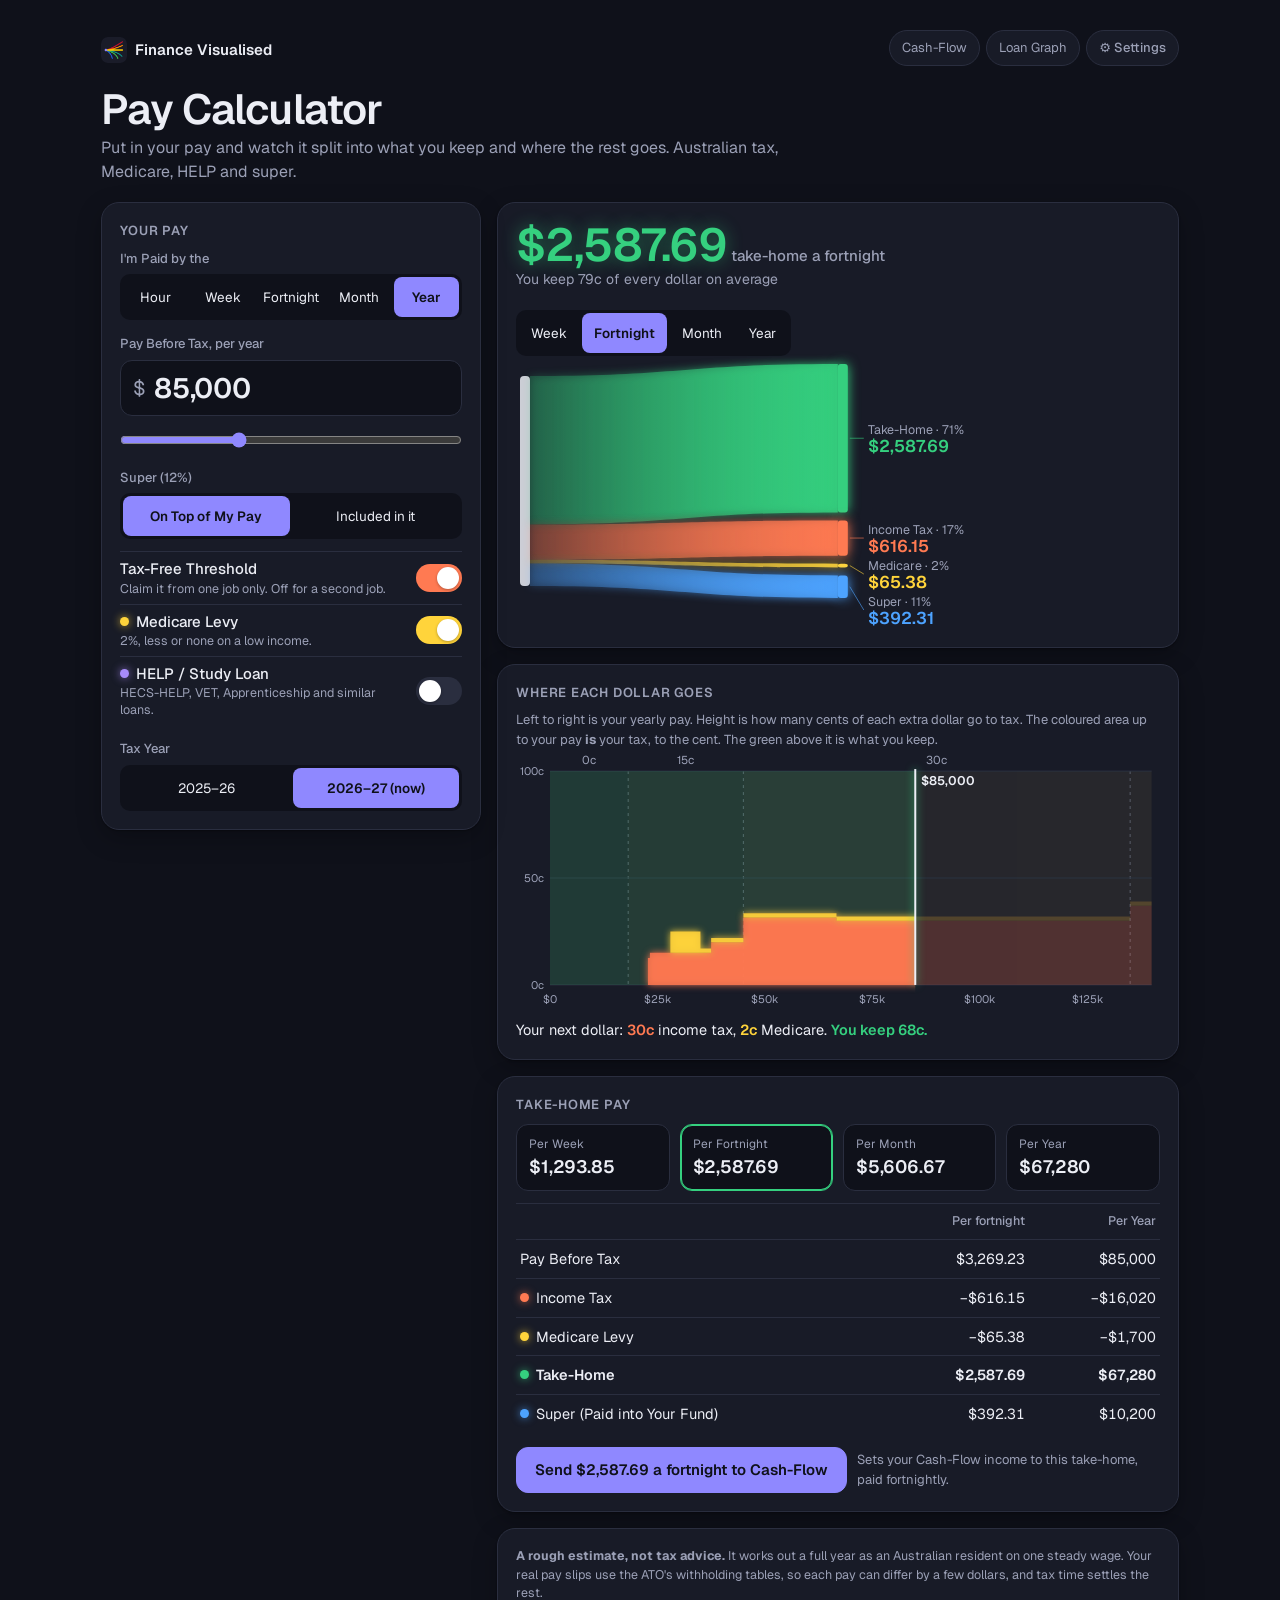
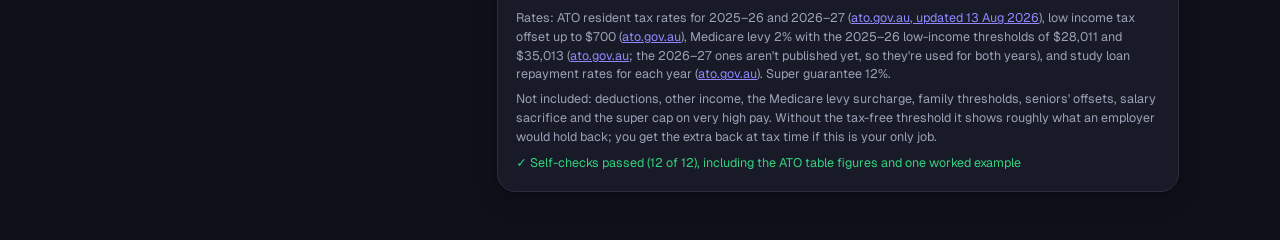
<file: pay.html>
<!DOCTYPE html>
<html lang="en">
<head>
<meta charset="utf-8">
<meta name="viewport" content="width=device-width, initial-scale=1, viewport-fit=cover">
<meta name="theme-color" content="#0f111a" id="themeColor">
<meta name="apple-mobile-web-app-capable" content="yes">
<meta name="mobile-web-app-capable" content="yes">
<meta name="apple-mobile-web-app-status-bar-style" content="default">
<meta name="apple-mobile-web-app-title" content="Finance Vis">
<meta name="format-detection" content="telephone=no">
<link rel="manifest" href="manifest.webmanifest">
<link rel="icon" type="image/png" sizes="192x192" href="icons/icon-192.png">
<link rel="apple-touch-icon" href="icons/apple-touch-icon.png">
<script>
/* colour theme: Auto (follows the phone), Light or Dark. Shared by every page, remembered in this browser. Runs before the page paints. */
(function(){var K='loanTheme',r=document.documentElement,v='dark';
 if(/[?&]embed=1/.test(location.search)){window.loanEmbed=true;r.classList.add('embed');r.dataset.device='desktop';addEventListener('message',function(e){if(e.source!==window.parent||e.origin!==location.origin)return;var d=e.data||{};if(d.loanTheme)window.loanTheme.set(d.loanTheme);if(d.loanSettings)window.loanTheme.refresh();if(d.loan==='reloadAll'||d.loan==='reload')location.reload()})}
 var KS='loanSettings.v1',sc='indigo';
 function cfg(){try{return JSON.parse(localStorage.getItem(KS))||{}}catch(e){return {}}}
 var REG={AU:['en-AU','$'],NZ:['en-NZ','$'],UK:['en-GB','£'],US:['en-US','$'],CA:['en-CA','$']},c0=cfg(),cc=REG[c0.country]?c0.country:'AU';
 window.loanRegion={country:cc,locale:REG[cc][0],sym:REG[cc][1],mdy:cc==='US'};
 function bar(){var m=document.getElementById('themeColor');if(m)m.content=getComputedStyle(r).getPropertyValue('--bg').trim()||'#f4f3f0'}
 function apply(){try{v=localStorage.getItem(K)||v}catch(e){}if(v==='light'||v==='dark')r.dataset.theme=v;else delete r.dataset.theme;sc=cfg().scheme||sc;if(sc!=='indigo')r.dataset.scheme=sc;else delete r.dataset.scheme;bar()}
 function fire(){window.dispatchEvent(new Event('themechange'))}
 apply();
 window.loanTheme={get:function(){return r.dataset.theme||'auto'},set:function(t){v=t;try{localStorage.setItem(K,t)}catch(e){};apply();fire()},setScheme:function(s){sc=s;var o=cfg();o.scheme=s;try{localStorage.setItem(KS,JSON.stringify(o))}catch(e){};apply();fire()},refresh:function(){apply();fire()},bar:bar};
 addEventListener('storage',function(e){if(e.key===K||e.key===KS)window.loanTheme.refresh()});
 document.addEventListener('DOMContentLoaded',bar);
 try{matchMedia('(prefers-color-scheme: dark)').addEventListener('change',function(){bar();fire()})}catch(e){}
 var d=null;try{d=localStorage.getItem('loanDevice')}catch(e){}if(!window.loanEmbed)r.dataset.device=d||((matchMedia('(pointer:coarse)').matches&&Math.min(screen.width,screen.height)<760)?'phone':'desktop');
})();
</script>
<title>Pay Calculator · Finance Visualised</title>
<link rel="preconnect" href="https://fonts.googleapis.com">
<link href="https://fonts.googleapis.com/css2?family=Geist:wght@400;500;600&display=swap" rel="stylesheet">
<style>
/* PAY CALCULATOR (Australia). Gross pay in, take-home out.
   The picture is the maths: band widths in the flow are the dollars, and in the "next dollar" chart
   the coloured area up to your pay is exactly the tax you pay (each column's area = what that slice of income costs). */
:root{color-scheme:light;--bg:#f4f3f0;--panel:#ffffff;--ink:#1a1c29;--mute:#5d6074;--line:#e3e1db;--acc:#4f46e5;--acc-ink:#ffffff;--soft:#efeefd;--shadow:0 1px 2px rgba(26,28,41,.06),0 6px 20px rgba(26,28,41,.06);
 --take:#1fa463;--tax:#f0643a;--med:#d9a400;--help:#8b5cf6;--sup:#2f86e8;--glow:.35}
@media (prefers-color-scheme:dark){:root:not([data-theme=light]){color-scheme:dark;--bg:#0f111a;--panel:#181b27;--ink:#eceef5;--mute:#9ba0b6;--line:#2a2e3f;--acc:#8f88ff;--acc-ink:#0f111a;--soft:#22224a;--shadow:0 1px 2px rgba(0,0,0,.3),0 8px 24px rgba(0,0,0,.25);
 --take:#35d07f;--tax:#ff7a52;--med:#ffd43b;--help:#a78bfa;--sup:#4da3ff;--glow:.75}}
:root[data-theme=dark]{color-scheme:dark;--bg:#0f111a;--panel:#181b27;--ink:#eceef5;--mute:#9ba0b6;--line:#2a2e3f;--acc:#8f88ff;--acc-ink:#0f111a;--soft:#22224a;--shadow:0 1px 2px rgba(0,0,0,.3),0 8px 24px rgba(0,0,0,.25);
 --take:#35d07f;--tax:#ff7a52;--med:#ffd43b;--help:#a78bfa;--sup:#4da3ff;--glow:.75}
*{box-sizing:border-box;min-width:0}
body{margin:0;background:var(--bg);color:var(--ink);font:16px/1.5 Geist,system-ui,sans-serif;overflow-x:clip}
.wrap{position:relative;max-width:1180px;margin:0 auto;padding:max(clamp(14px,2.4vw,30px),env(safe-area-inset-top)) max(4vw,16px) calc(48px + env(safe-area-inset-bottom))}
.homeL{display:inline-flex;align-items:center;gap:8px;min-height:40px;padding:2px 10px 2px 4px;margin:0 0 2px -4px;border-radius:10px;color:var(--ink);text-decoration:none;font-weight:600;font-size:15px}
.homeL img{width:26px;height:26px;border-radius:7px}.homeL:hover{background:var(--soft);color:var(--acc)}
#topSw{position:absolute;top:max(clamp(14px,2.4vw,30px),env(safe-area-inset-top));right:max(4vw,16px);display:flex;gap:6px;flex-wrap:wrap;justify-content:flex-end}
#topSw a,#topSw button{display:inline-flex;align-items:center;min-height:36px;padding:0 12px;border:1px solid var(--line);background:var(--panel);color:var(--mute);border-radius:99px;font:inherit;font-size:13px;cursor:pointer;text-decoration:none;white-space:nowrap}
#topSw a:hover,#topSw button:hover{color:var(--ink);border-color:var(--acc)}
h1{font-size:clamp(28px,4vw,42px);line-height:1.1;margin:14px 0 4px;font-weight:600;letter-spacing:-.02em}
.sub{color:var(--mute);margin:0 0 18px;max-width:64ch}
button:focus-visible,a:focus-visible,input:focus-visible{outline:2px solid var(--acc);outline-offset:2px}
.card{background:var(--panel);border:1px solid var(--line);border-radius:18px;box-shadow:var(--shadow);padding:18px}
.card h2{margin:0 0 4px;font-size:13px;font-weight:600;letter-spacing:.06em;text-transform:uppercase;color:var(--mute)}
.grid{display:grid;grid-template-columns:minmax(300px,380px) 1fr;gap:16px;align-items:start}
.side{display:grid;gap:16px;position:sticky;top:16px}
.main{display:grid;gap:16px}

/* inputs */
.f{display:grid;gap:6px;margin-top:14px}.f[hidden]{display:none}.f:first-of-type{margin-top:8px}
.lab{font-size:13px;font-weight:500;color:var(--mute);display:flex;justify-content:space-between;gap:8px}
.amt{display:flex;align-items:center;gap:6px;border:1px solid var(--line);border-radius:12px;padding:0 12px;background:var(--bg)}
.amt span{color:var(--mute);font-size:20px}
.amt input{flex:1;border:0;background:none;color:var(--ink);font:inherit;font-size:28px;font-weight:600;min-height:54px;width:100%;letter-spacing:-.01em}
.amt input:focus{outline:none}.amt:focus-within{border-color:var(--acc)}
input[type=range]{width:100%;accent-color:var(--acc);margin:4px 0 0;height:28px}
.seg{display:flex;background:var(--bg);border-radius:10px;padding:3px;gap:3px}
.seg button{flex:1;min-height:40px;border:0;border-radius:8px;background:none;color:var(--ink);font:inherit;font-size:13.5px;cursor:pointer;padding:0 4px}
.per button{flex:none;padding:0 12px}
.seg button.on{background:var(--acc);color:var(--acc-ink);font-weight:600}
.hrs{display:flex;align-items:center;gap:10px}.hrs input{width:90px;min-height:42px;border:1px solid var(--line);border-radius:10px;background:var(--bg);color:var(--ink);font:inherit;font-size:16px;padding:0 10px}
.tg{display:flex;align-items:center;justify-content:space-between;gap:12px;min-height:50px;padding:6px 0;border-top:1px solid var(--line);cursor:pointer}
.tg:first-of-type{margin-top:12px}
.tg b{display:block;font-weight:500;font-size:15px}.tg small{display:block;color:var(--mute);font-size:12.5px;line-height:1.35}
.tg input{appearance:none;-webkit-appearance:none;flex:none;width:46px;height:28px;border-radius:99px;background:var(--line);position:relative;cursor:pointer;transition:background .2s;margin:0}
.tg input::after{content:"";position:absolute;top:3px;left:3px;width:22px;height:22px;border-radius:50%;background:#fff;box-shadow:0 1px 3px rgba(0,0,0,.3);transition:transform .2s}
.tg input:checked{background:var(--c,var(--acc))}.tg input:checked::after{transform:translateX(18px)}
.dot{display:inline-block;width:9px;height:9px;border-radius:50%;margin-right:7px;vertical-align:1px;background:var(--c);box-shadow:0 0 8px color-mix(in srgb,var(--c) calc(var(--glow)*100%),transparent)}

/* headline + picture */
.head{display:flex;flex-wrap:wrap;align-items:flex-end;justify-content:space-between;gap:8px 16px}
.big{font-size:clamp(30px,5vw,46px);font-weight:600;letter-spacing:-.02em;line-height:1.05;color:var(--take);text-shadow:0 0 calc(var(--glow)*22px) color-mix(in srgb,var(--take) 45%,transparent)}
.big small{font-size:15px;font-weight:500;color:var(--mute);text-shadow:none;letter-spacing:0;margin-left:4px}
.kept{color:var(--mute);font-size:14px}
.per{margin-top:12px}
#flow,#marg{display:block;width:100%;overflow:visible}
#flow text,#marg text{font-family:Geist,system-ui,sans-serif}
.band{transition:opacity .2s}
.legendNote{font-size:13px;color:var(--mute);margin:8px 0 0}
.next{margin:10px 0 0;font-size:14.5px}
.next b{font-weight:600}

/* take-home in every period */
.tiles4{display:grid;grid-template-columns:repeat(4,minmax(0,1fr));gap:10px;margin-top:10px}
.t4{padding:10px 12px;border-radius:12px;background:var(--bg);border:1px solid var(--line)}
.t4 span{display:block;font-size:12px;color:var(--mute)}.t4 b{font-size:18px;font-weight:600;letter-spacing:-.01em}
.t4.on{border-color:var(--take);box-shadow:0 0 0 1px var(--take) inset}
table{width:100%;border-collapse:collapse;margin-top:12px;font-size:14.5px;font-variant-numeric:tabular-nums}
td,th{padding:8px 4px;border-top:1px solid var(--line);text-align:right}th{font-weight:500;color:var(--mute);font-size:12.5px}
td:first-child,th:first-child{text-align:left}
tr.tot td{font-weight:600}
.send{display:flex;flex-wrap:wrap;align-items:center;gap:10px;margin-top:14px}
.send button{min-height:46px;padding:0 18px;border-radius:12px;border:1px solid var(--acc);background:var(--acc);color:var(--acc-ink);font:inherit;font-size:15px;font-weight:600;cursor:pointer}
.send span{font-size:13px;color:var(--mute);flex:1 1 200px}
.fine{font-size:12.5px;color:var(--mute);line-height:1.5}
.fine p{margin:0 0 6px}.fine a{color:var(--acc)}
#selftest{font-size:12.5px;margin-top:8px}#selftest.good{color:var(--take)}#selftest.bad{color:var(--tax);font-weight:600}
.warn{margin:0 0 14px;padding:10px 14px;border-radius:12px;background:color-mix(in srgb,#f59e0b 16%,var(--panel));font-size:14px}

@media(max-width:860px){
 .grid{grid-template-columns:1fr}
 .side{position:static;order:2}
 .main{display:contents}
 #picCard{order:1;position:sticky;top:0;z-index:5;border-radius:0 0 18px 18px;margin:0 calc(-1 * max(4vw,16px));padding:12px max(4vw,16px) 8px;border-width:0 0 1px}
 #inCard{order:2}#margCard{order:3}#outCard{order:4}#fineCard{order:5}
 .tiles4{grid-template-columns:repeat(2,minmax(0,1fr))}
 #topSw{position:static;justify-content:flex-start;margin:6px 0 0}
 .big small{font-size:13px}
}
@media (prefers-reduced-motion:reduce){*{transition:none!important}}
</style>
<link rel="stylesheet" href="settings.css">
<script src="settings.js" defer></script>
</head>
<body>
<div class="wrap">
  <a class="homeL" href="index.html" title="Home"><img src="icons/icon-192.png" alt="" width="26" height="26"><span>Finance Visualised</span></a>
  <div id="topSw"><a href="cashflow.html">Cash-Flow</a><a href="graph.html">Loan Graph</a><button id="setSw" type="button" title="Colours, layout and country" onclick="window.loanSettings&&loanSettings.open()">⚙ Settings</button></div>
  <h1>Pay Calculator</h1>
  <p class="sub">Put in your pay and watch it split into what you keep and where the rest goes. Australian tax, Medicare, HELP and super.</p>
  <div class="warn" id="ctyWarn" hidden>This calculator uses Australian tax rules only, whatever country is chosen in Settings.</div>

  <div class="grid">
    <div class="side">
      <section class="card" id="inCard" aria-label="Your pay">
        <h2>Your Pay</h2>
        <div class="f">
          <span class="lab">I'm Paid by the</span>
          <div class="seg" id="period" role="group" aria-label="Pay period"><button type="button" data-v="hour">Hour</button><button type="button" data-v="week">Week</button><button type="button" data-v="fortnight">Fortnight</button><button type="button" data-v="month">Month</button><button type="button" data-v="year">Year</button></div>
        </div>
        <div class="f">
          <label class="lab" for="amt"><span id="amtLab">Pay Before Tax, per Year</span></label>
          <div class="amt"><span>$</span><input id="amt" type="text" inputmode="decimal" autocomplete="off" aria-describedby="amtLab"></div>
          <input id="amtR" type="range" aria-label="Pay amount slider">
        </div>
        <div class="f" id="hrsF" hidden>
          <label class="lab" for="hrs">Hours per Week</label>
          <div class="hrs"><input id="hrs" type="number" min="1" max="100" step="0.5" inputmode="decimal"><span class="kept" id="hrsNote"></span></div>
        </div>
        <div class="f">
          <span class="lab">Super (12%)</span>
          <div class="seg" id="super" role="group" aria-label="Super"><button type="button" data-v="top">On Top of My Pay</button><button type="button" data-v="incl">Included in it</button></div>
        </div>
        <label class="tg" style="--c:var(--tax)"><span><b>Tax-Free Threshold</b><small>Claim it from one job only. Off for a second job.</small></span><input type="checkbox" id="tft"></label>
        <label class="tg" style="--c:var(--med)"><span><b><span class="dot" style="--c:var(--med)"></span>Medicare Levy</b><small>2%, less or none on a low income.</small></span><input type="checkbox" id="med"></label>
        <label class="tg" style="--c:var(--help)"><span><b><span class="dot" style="--c:var(--help)"></span>HELP / Study Loan</b><small>HECS-HELP, VET, Apprenticeship and similar loans.</small></span><input type="checkbox" id="help"></label>
        <div class="f">
          <span class="lab">Tax Year</span>
          <div class="seg" id="year" role="group" aria-label="Tax year"><button type="button" data-v="2025-26">2025–26</button><button type="button" data-v="2026-27">2026–27 (now)</button></div>
        </div>
      </section>
    </div>

    <div class="main">
      <section class="card" id="picCard" aria-label="Where your pay goes">
        <div class="head">
          <div><div class="big" id="bigTake">$0</div><div class="kept" id="kept"></div></div>
          <div class="seg per" id="show" role="group" aria-label="Show amounts per"><button type="button" data-v="week">Week</button><button type="button" data-v="fortnight">Fortnight</button><button type="button" data-v="month">Month</button><button type="button" data-v="year">Year</button></div>
        </div>
        <svg id="flow" role="img" aria-label="Your pay splitting into take-home, tax, Medicare, HELP and super"></svg>
      </section>

      <section class="card" id="margCard" aria-label="What each dollar costs">
        <h2>Where Each Dollar Goes</h2>
        <p class="legendNote">Left to right is your yearly pay. Height is how many cents of each extra dollar go to tax. The coloured area up to your pay <b>is</b> your tax, to the cent. The green above it is what you keep.</p>
        <svg id="marg" role="img" aria-label="Tax brackets: cents taken from each dollar at every income"></svg>
        <p class="next" id="next"></p>
      </section>

      <section class="card" id="outCard" aria-label="Take-home pay">
        <h2>Take-Home Pay</h2>
        <div class="tiles4" id="t4"></div>
        <table id="tbl"></table>
        <div class="send"><button type="button" id="sendCF">Send to Cash-Flow</button><span id="sendNote"></span></div>
      </section>

      <section class="card fine" id="fineCard">
        <p><b>A rough estimate, not tax advice.</b> It works out a full year as an Australian resident on one steady wage. Your real pay slips use the ATO's withholding tables, so each pay can differ by a few dollars, and tax time settles the rest.</p>
        <p>Rates: ATO resident tax rates for 2025–26 and 2026–27 (<a href="https://www.ato.gov.au/tax-rates-and-codes/tax-rates-australian-residents" target="_blank" rel="noopener">ato.gov.au, updated 13 Aug 2026</a>), low income tax offset up to $700 (<a href="https://www.ato.gov.au/individuals-and-families/income-deductions-offsets-and-records/tax-offsets/low-income-tax-offset" target="_blank" rel="noopener">ato.gov.au</a>), Medicare levy 2% with the 2025–26 low-income thresholds of $28,011 and $35,013 (<a href="https://www.ato.gov.au/individuals-and-families/medicare-and-private-health-insurance/medicare-levy/medicare-levy-reduction/medicare-levy-reduction-for-low-income-earners" target="_blank" rel="noopener">ato.gov.au</a>; the 2026–27 ones aren't published yet, so they're used for both years), and study loan repayment rates for each year (<a href="https://ato.gov.au/tax-rates-and-codes/study-and-training-support-loans-rates-and-repayment-thresholds" target="_blank" rel="noopener">ato.gov.au</a>). Super guarantee 12%.</p>
        <p>Not included: deductions, other income, the Medicare levy surcharge, family thresholds, seniors' offsets, salary sacrifice and the super cap on very high pay. Without the tax-free threshold it shows roughly what an employer would hold back; you get the extra back at tax time if this is your only job.</p>
        <div id="selftest"></div>
      </section>
    </div>
  </div>
</div>

<script>
/* ================= THE MATHS (pure, no page needed) ================= */
window.PayAU=(function(){
  'use strict';
  /* tax bands: [from, cents per $1 above "from"] */
  const YEARS={
    '2025-26':{tax:[[0,0],[18200,.16],[45000,.30],[135000,.37],[190000,.45]],
      help:{t1:67000,t2:125000,base2:8700,t3:179285}},
    '2026-27':{tax:[[0,0],[18200,.15],[45000,.30],[135000,.37],[190000,.45]],
      help:{t1:69528,t2:129717,base2:9028,t3:186050}}
  };
  const MED={rate:.02,lower:28011,upper:35013,shade:.10}, SG=.12;
  const FACT={hour:null,week:52,fortnight:26,month:12,year:1};
  const clamp=(v,a,b)=>Math.min(b,Math.max(a,v));
  /* income tax before offsets */
  function baseTax(y,yr,tft){
    let b=YEARS[yr].tax; if(!tft)b=[[0,b[1][1]]].concat(b.slice(2)); /* no tax-free threshold: the first rate starts at $1 */
    let t=0; for(let i=0;i<b.length;i++){const lo=b[i][0],hi=i+1<b.length?b[i+1][0]:Infinity; if(y>lo)t+=(Math.min(y,hi)-lo)*b[i][1]}
    return t}
  /* low income tax offset: $700, less 5c per $ over 37,500, then 1.5c per $ over 45,000 (gone at 66,667) */
  const lito=y=>Math.max(0,700-.05*clamp(y-37500,0,7500)-.015*clamp(y-45000,0,21667));
  const incomeTax=(y,o)=>Math.max(0,baseTax(y,o.year,o.tft)-(o.tft?lito(y):0));
  const medicare=(y,o)=>!o.med||y<=MED.lower?0:Math.min(MED.rate*y,MED.shade*(y-MED.lower));
  function help(y,o){ if(!o.help)return 0; const h=YEARS[o.year].help;
    if(y<=h.t1)return 0; if(y<=h.t2)return .15*(y-h.t1); if(y<=h.t3)return h.base2+.17*(y-h.t2); return .10*y }
  /* gross in any period -> a full year */
  function annual(o){ const a=Math.max(0,+o.amount||0); return o.period==='hour'?a*Math.max(0,+o.hours||0)*52:a*(FACT[o.period]||1) }
  function calc(o){
    const pay=annual(o), salary=o.superMode==='incl'?pay/(1+SG):pay, sup=salary*SG;
    const tax=incomeTax(salary,o), med=medicare(salary,o), hp=help(salary,o), take=salary-tax-med-hp;
    return {salary,super:sup,package:salary+sup,tax,med,help:hp,take,kept:salary>0?take/salary:1}}
  const parts={tax:incomeTax,med:medicare,help};
  /* the cents taken from each extra dollar between a and b: the column's area is exactly what that slice of pay costs */
  const slope=(k,a,b,o)=>b>a?(parts[k](b,o)-parts[k](a,o))/(b-a):0;
  function selfTest(){
    const r=[],ok=(n,c)=>r.push([n,!!c]),near=(a,b,t)=>Math.abs(a-b)<=(t==null?.01:t);
    const o=(x)=>Object.assign({year:'2025-26',tft:true,med:true,help:false},x||{});
    ok('2025–26 tax on $45,000 is $4,288 (ATO table)',near(baseTax(45000,'2025-26',true),4288));
    ok('2025–26 tax on $135,000 is $31,288 and on $190,000 is $51,638 (ATO table)',near(baseTax(135000,'2025-26',true),31288)&&near(baseTax(190000,'2025-26',true),51638));
    ok('2026–27 (15% rate) tax on $45,000 is $4,020, $135,000 is $31,020, $190,000 is $51,370 (ATO table)',near(baseTax(45000,'2026-27',true),4020)&&near(baseTax(135000,'2026-27',true),31020)&&near(baseTax(190000,'2026-27',true),51370));
    ok('Low income tax offset: $700 at $37,500, $325 at $45,000, nil at $66,667 (ATO)',near(lito(37500),700)&&near(lito(45000),325)&&near(lito(66667),0,.01));
    ok('Medicare: nil at $28,011, full 2% from $35,013, no jump in between (ATO)',medicare(28011,o())===0&&near(medicare(35013,o()),700.26,.1)&&near(medicare(35000,o()),698.9));
    ok('HELP 2025–26: nil at $67,000, $8,700 at $125,000, $8,700 + 17c above (ATO)',help(67000,o({help:true}))===0&&near(help(125000,o({help:true})),8700)&&near(help(130000,o({help:true})),9550));
    ok('HELP 2026–27: $9,028 at $129,717, 10% of all income above $186,050, no big jump (ATO)',near(help(129717,o({year:'2026-27',help:true})),9028,.5)&&near(help(200000,o({year:'2026-27',help:true})),20000)&&near(help(186050,o({year:'2026-27',help:true})),help(186051,o({year:'2026-27',help:true})),1));
    const ex=calc(o({amount:60000,period:'year',superMode:'top'}));
    ok('Worked example, $60,000 in 2025–26: tax $8,688 after the $100 offset, Medicare $1,200, take-home $50,112',near(ex.tax,8688)&&near(ex.med,1200)&&near(ex.take,50112));
    ok('Super: a $112,000 package with super included is $100,000 pay + $12,000 super',(()=>{const c=calc(o({amount:112000,period:'year',superMode:'incl'}));return near(c.salary,100000)&&near(c.super,12000)})());
    ok('Hourly: $40 an hour for 38 hours a week is $79,040 a year',near(annual({amount:40,period:'hour',hours:38}),79040));
    ok('Every dollar is accounted for: take-home + tax + Medicare + HELP = pay',[18000,45000,90000,150000,250000].every(y=>{const c=calc(o({amount:y,period:'year',superMode:'top',help:true}));return near(c.take+c.tax+c.med+c.help,c.salary)}));
    ok('The picture is the maths: the coloured area up to your pay equals your tax, Medicare and HELP',[52000,140000].every(y=>{const oo=o({help:true}),n=300;let a={tax:0,med:0,help:0};
      for(let i=0;i<n;i++){const x0=y*i/n,x1=y*(i+1)/n;for(const k in a)a[k]+=slope(k,x0,x1,oo)*(x1-x0)}
      return near(a.tax,incomeTax(y,oo),.001)&&near(a.med,medicare(y,oo),.001)&&near(a.help,help(y,oo),.001)}));
    return r}
  return {YEARS,MED,SG,FACT,annual,calc,slope,incomeTax,medicare,help,lito,baseTax,selfTest};
})();

/* ================= THE PAGE ================= */
(function(){
'use strict';
const P=window.PayAU,$=id=>document.getElementById(id),KEY='payCalc.v1';
const loc=()=>window.loanRegion?loanRegion.locale:'en-AU';
const money=(v,dp)=>'$'+(Math.abs(v)<.005?0:v).toLocaleString(loc(),{minimumFractionDigits:dp?2:0,maximumFractionDigits:dp?2:0});
const short=v=>v>=1e6?'$'+(v/1e6).toFixed(1).replace(/\.0$/,'')+'m':v>=1000?'$'+Math.round(v/1000)+'k':'$'+Math.round(v);
const reduced=()=>matchMedia('(prefers-reduced-motion: reduce)').matches;
const css=n=>getComputedStyle(document.documentElement).getPropertyValue(n).trim();
const WORD={hour:'hour',week:'week',fortnight:'fortnight',month:'month',year:'year'};
const RANGE={hour:[0,150,.5],week:[0,5000,10],fortnight:[0,10000,20],month:[0,21000,50],year:[0,250000,500]};
const DEF={amount:85000,period:'year',hours:38,superMode:'top',tft:true,med:true,help:false,year:'2026-27',show:'fortnight'};
let S=Object.assign({},DEF);try{Object.assign(S,JSON.parse(localStorage.getItem(KEY))||{})}catch(e){}
if(!P.YEARS[S.year])S.year=DEF.year;
const save=()=>{try{localStorage.setItem(KEY,JSON.stringify(S))}catch(e){}};
const perYear=k=>k==='hour'?null:P.FACT[k];

/* ---------- inputs ---------- */
function seg(id,key,after){const el=$(id);el.addEventListener('click',e=>{const b=e.target.closest('button');if(!b)return;const prev=S[key];S[key]=b.dataset.v;if(after)after(prev);sync();update()})}
seg('period','period',prev=>{ /* keep the same yearly pay when the period changes */
  const yr=P.annual(Object.assign({},S,{period:prev}));const f=S.period==='hour'?(S.hours||38)*52:P.FACT[S.period];const st=RANGE[S.period][2];
  S.amount=Math.round(yr/f/st)*st; if(S.period!=='hour'&&S.period!=='year')S.show=S.period});
seg('super','superMode');seg('year','year');seg('show','show');
['tft','med','help'].forEach(k=>$(k).addEventListener('change',e=>{S[k]=e.target.checked;update()}));
const num=v=>parseFloat(String(v).replace(/[^0-9.]/g,''))||0;
$('amt').addEventListener('input',e=>{S.amount=num(e.target.value);$('amtR').value=S.amount;update()});
$('amt').addEventListener('blur',()=>{$('amt').value=fmtAmt(S.amount)});
$('amt').addEventListener('focus',e=>{e.target.value=S.amount?String(S.amount):'';e.target.select()});
$('amtR').addEventListener('input',e=>{S.amount=+e.target.value;$('amt').value=fmtAmt(S.amount);update()});
$('hrs').addEventListener('input',e=>{S.hours=Math.min(100,Math.max(0,num(e.target.value)));update()});
const fmtAmt=v=>(+v).toLocaleString(loc(),{maximumFractionDigits:2});
function sync(){
  [['period','period'],['super','superMode'],['year','year'],['show','show']].forEach(([id,k])=>$(id).querySelectorAll('button').forEach(b=>{const on=b.dataset.v===S[k];b.classList.toggle('on',on);b.setAttribute('aria-pressed',on)}));
  const r=RANGE[S.period];Object.assign($('amtR'),{min:r[0],max:r[1],step:r[2]});$('amtR').value=S.amount;
  if(document.activeElement!==$('amt'))$('amt').value=fmtAmt(S.amount);
  $('amtLab').textContent=(S.period==='hour'?'Hourly rate':'Pay Before Tax, per '+WORD[S.period])+(S.superMode==='incl'?', including super':'');
  $('hrsF').hidden=S.period!=='hour';$('hrs').value=S.hours;
  ['tft','med','help'].forEach(k=>$(k).checked=!!S[k]);
  $('ctyWarn').hidden=!window.loanRegion||loanRegion.country==='AU';
}

/* ---------- the live, smoothly moving numbers ---------- */
let R=null,cur=null,raf=0;
const KEYS=['take','tax','med','help','super','salary','xMax'];
function target(){const c=P.calc(S);c.xMax=niceMax(Math.max(c.salary*1.45,60000));return c}
function niceMax(v){const s=v>150000?50000:v>60000?20000:10000;return Math.ceil(v/s)*s}
function update(){R=P.calc(S);save();numbers();const t=target();
  if(!cur||reduced()){cur={};KEYS.forEach(k=>cur[k]=t[k]);draw();return}
  if(!raf)raf=requestAnimationFrame(step)}
function step(){raf=0;const t=target();let moving=false;
  KEYS.forEach(k=>{const d=t[k]-cur[k];if(Math.abs(d)>Math.max(.01,Math.abs(t[k])*1e-5)){cur[k]+=d*.2;moving=true}else cur[k]=t[k]});
  draw();if(moving)raf=requestAnimationFrame(step)}

/* ---------- words and tables (exact numbers, not the moving ones) ---------- */
const per=(v,k)=>v/P.FACT[k];
function numbers(){const c=R,k=S.show;
  $('bigTake').innerHTML=money(per(c.take,k),k!=='year')+'<small>take-home a '+WORD[k]+'</small>';
  $('kept').textContent=c.salary>0?'You keep '+Math.round(c.kept*100)+'c of every dollar on average':'Enter your pay to begin';
  $('hrsNote').textContent=S.hours?'= '+money(c.salary/52,true)+' a week':'';
  $('t4').innerHTML=['week','fortnight','month','year'].map(p=>'<div class="t4'+(p===k?' on':'')+'"><span>Per '+p.charAt(0).toUpperCase()+p.slice(1)+'</span><b>'+money(per(c.take,p),p!=='year')+'</b></div>').join('');
  const rows=[['Pay Before Tax',c.salary,null],['Income Tax',-c.tax,'--tax'],['Medicare Levy',-c.med,'--med']].concat(S.help?[['HELP repayment',-c.help,'--help']]:[]).concat([['Take-Home',c.take,'--take','tot'],['Super (Paid into Your Fund)',c.super,'--sup']]);
  $('tbl').innerHTML='<tr><th></th><th>Per '+k+'</th>'+(k!=='year'?'<th>Per Year</th>':'')+'</tr>'+rows.map(r=>'<tr class="'+(r[3]||'')+'"><td>'+(r[2]?'<span class="dot" style="--c:var('+r[2]+')"></span>':'')+r[0]+'</td><td>'+(r[1]<0?'−':'')+money(Math.abs(per(r[1],k)),k!=='year')+'</td>'+(k!=='year'?'<td>'+(r[1]<0?'−':'')+money(Math.abs(r[1]))+'</td>':'')+'</tr>').join('');
  const ev=cfEvery();$('sendCF').textContent='Send '+money(per(c.take,ev.k),true)+' a '+ev.k+' to Cash-Flow';
  $('sendNote').textContent='Sets your Cash-Flow income to this take-home, paid '+ev.v+'.';
  const m=nextDollar();$('next').innerHTML=c.salary>0?'Your next dollar: <b style="color:var(--tax)">'+m.tax+'c</b> income tax'+(S.med?', <b style="color:var(--med)">'+m.med+'c</b> Medicare':'')+(S.help?', <b style="color:var(--help)">'+m.help+'c</b> HELP':'')+'. <b style="color:var(--take)">You keep '+(100-m.tax-m.med-m.help)+'c.</b>':'';
}
function nextDollar(){const y=R.salary,o=S,f=k=>Math.round(P.slope(k,y,y+100,o)*100);return {tax:f('tax'),med:f('med'),help:f('help')}}
function cfEvery(){const k=S.show==='year'?'fortnight':S.show;return {k,v:{week:'weekly',fortnight:'fortnightly',month:'monthly'}[k]}}
$('sendCF').addEventListener('click',()=>{const ev=cfEvery(),cents=Math.round(per(R.take,ev.k)*100);if(!(cents>0))return;location.href='cashflow.html?pay='+cents+'&every='+ev.v});

/* ---------- picture 1: the flow. Your pay is one glowing bar that splits into bands; band height = dollars ---------- */
const SL=[['take','Take-Home','--take'],['tax','Income Tax','--tax'],['med','Medicare','--med'],['help','HELP','--help'],['super','Super','--sup']];
const NS='http://www.w3.org/2000/svg';
function drawFlow(){const svg=$('flow'),W=svg.clientWidth||600,phone=W<520,k=S.show;
  const items=SL.filter(s=>s[0]!=='help'||S.help).map(s=>({k:s[0],name:s[1],col:css(s[2]),v:Math.max(0,cur[s[0]])}));
  const tot=items.reduce((a,b)=>a+b.v,0)||1,H=phone?190:250,pt=8,gap=phone?6:8,lx=4,bw=10,rx=Math.round(W*(phone?.46:.5)),avail=H-pt*2-gap*(items.length-1);
  let ly=pt+gap*(items.length-1)/2,ry=pt;const lab=[];let h='<defs>';
  items.forEach(it=>{it.h=Math.max(it.v>0.5?1.5:0,it.v/tot*avail);it.ly=ly;ly+=it.h;it.ry=ry;ry+=it.h+gap;h+='<linearGradient id="fg'+it.k+'" x1="0" x2="1"><stop offset="0" stop-color="'+it.col+'" stop-opacity=".22"/><stop offset="1" stop-color="'+it.col+'" stop-opacity=".9"/></linearGradient>'});
  h+='</defs>';const gl=+css('--glow')||.5,mx=(lx+bw+rx)/2;
  /* the pay bar on the left: the whole pay, plus super if it's on top */
  h+='<rect x="'+lx+'" y="'+(pt+gap*(items.length-1)/2)+'" width="'+bw+'" height="'+(ly-pt-gap*(items.length-1)/2)+'" rx="4" fill="'+css('--ink')+'" opacity=".85"/>';
  items.forEach(it=>{if(it.h<=0)return;const a=lx+bw,b=rx;
    h+='<path class="band" d="M'+a+' '+it.ly+'C'+mx+' '+it.ly+' '+mx+' '+it.ry+' '+b+' '+it.ry+'L'+b+' '+(it.ry+it.h)+'C'+mx+' '+(it.ry+it.h)+' '+mx+' '+(it.ly+it.h)+' '+a+' '+(it.ly+it.h)+'Z" fill="url(#fg'+it.k+')" style="filter:drop-shadow(0 0 '+(6*gl)+'px '+it.col+')"/>';
    h+='<rect x="'+rx+'" y="'+it.ry+'" width="'+bw+'" height="'+Math.max(2,it.h)+'" rx="3" fill="'+it.col+'" style="filter:drop-shadow(0 0 '+(8*gl)+'px '+it.col+')"/>';
    lab.push({it,y:it.ry+it.h/2})});
  /* labels: keep them at least a line apart, with a short lead line to their band */
  const sp=phone?30:36;for(let i=1;i<lab.length;i++)lab[i].y=Math.max(lab[i].y,lab[i-1].y+sp);
  const maxY=Math.max(H,(lab.length?lab[lab.length-1].y:0)+sp/2);for(let i=lab.length-1;i>=0;i--){const lim=i===lab.length-1?maxY-sp/2+4:lab[i+1].y-sp;lab[i].y=Math.min(lab[i].y,lim)}
  const tx=rx+bw+(phone?14:20),pc=v=>R&&R.package>0?Math.round(v/(cur.salary+cur.super)*100):0;
  lab.forEach(l=>{const it=l.it,c=it.ry+it.h/2;h+='<path d="M'+(rx+bw+2)+' '+c+'L'+(tx-4)+' '+l.y+'" stroke="'+it.col+'" stroke-width="1" opacity=".6" fill="none"/>';
    h+='<text x="'+tx+'" y="'+(l.y-4)+'" font-size="'+(phone?11.5:12.5)+'" fill="'+css('--mute')+'">'+it.name+' · '+pc(it.v)+'%</text>';
    h+='<text x="'+tx+'" y="'+(l.y+(phone?12:14))+'" font-size="'+(phone?15:17)+'" font-weight="600" fill="'+it.col+'">'+money(per(it.v,k),k!=='year'&&k!=='month')+'</text>'});
  svg.setAttribute('viewBox','0 0 '+W+' '+maxY);svg.setAttribute('height',maxY);svg.innerHTML=h}

/* ---------- picture 2: the brackets. x = yearly pay, y = cents taken from the next dollar; area = dollars ---------- */
function drawMarg(){const svg=$('marg'),W=svg.clientWidth||600,phone=W<520,H=phone?210:260,L=34,Rr=8,T=22,B=24,pw=W-L-Rr,ph=H-T-B;
  const xM=cur.xMax,inc=Math.max(0,cur.salary),X=v=>L+v/xM*pw,Y=c=>T+ph-c*ph,o=S,gl=+css('--glow')||.5;
  const n=Math.max(60,Math.min(360,Math.round(pw/2)));let xs=[];for(let i=0;i<=n;i++)xs.push(xM*i/n);
  /* the band edges and your pay are exact column edges, so every step lands where the law says it does */
  const yr=P.YEARS[o.year],edges=yr.tax.map(b=>b[0]).concat([37500,45000,66667,P.MED.lower,P.MED.upper]).concat(o.help?[yr.help.t1,yr.help.t2,yr.help.t3]:[]);
  edges.concat([inc]).forEach(e=>{if(e>0&&e<xM)xs.push(e)});xs=[...new Set(xs)].sort((a,b)=>a-b);
  const cols=[];for(let i=0;i<xs.length-1;i++){const a=xs[i],b=xs[i+1],t=P.slope('tax',a,b,o),m=P.slope('med',a,b,o),hh=P.slope('help',a,b,o);cols.push({a,b,s:[t,t+m,t+m+hh]})}
  const layer=(lo,hi)=>{let top='',bot='';cols.forEach(c=>{const y1=Y(hi(c)),y0=Y(lo(c));top+='L'+X(c.a)+' '+y1+'L'+X(c.b)+' '+y1;bot=('L'+X(c.b)+' '+y0+'L'+X(c.a)+' '+y0)+bot});return 'M'+X(0)+' '+Y(lo(cols[0]||{s:[0,0,0]}))+top+bot+'Z'};
  const C={take:css('--take'),tax:css('--tax'),med:css('--med'),help:css('--help'),ink:css('--ink'),mute:css('--mute'),line:css('--line')};
  let h='<defs><clipPath id="cPaid"><rect x="'+L+'" y="0" width="'+Math.max(0,X(inc)-L)+'" height="'+H+'"/></clipPath><clipPath id="cRest"><rect x="'+X(inc)+'" y="0" width="'+Math.max(0,W-X(inc))+'" height="'+H+'"/></clipPath></defs>';
  /* the brackets as faint bands, with their rate on top */
  const tb=yr.tax.map(b=>b.slice());if(!o.tft){tb.splice(1,1);tb[0]=[0,yr.tax[1][1]]}
  tb.forEach((b,i)=>{const a=b[0],z=i+1<tb.length?tb[i+1][0]:xM;if(a>=xM)return;const x0=X(a),x1=X(Math.min(z,xM));
    h+='<rect x="'+x0+'" y="'+T+'" width="'+(x1-x0)+'" height="'+ph+'" fill="'+C.tax+'" opacity="'+(0.025+b[1]*0.12)+'"/>';
    if(a>0)h+='<line x1="'+x0+'" x2="'+x0+'" y1="'+T+'" y2="'+(T+ph)+'" stroke="'+C.mute+'" stroke-dasharray="3 4" opacity=".45"/>';
    if(x1-x0>26)h+='<text x="'+(x0+x1)/2+'" y="'+(T-7)+'" text-anchor="middle" font-size="11.5" fill="'+C.mute+'">'+Math.round(b[1]*100)+'c</text>'});
  /* grid */
  [0,.5,1].forEach(c=>{h+='<line x1="'+L+'" x2="'+(L+pw)+'" y1="'+Y(c)+'" y2="'+Y(c)+'" stroke="'+C.line+'"/><text x="'+(L-6)+'" y="'+(Y(c)+4)+'" text-anchor="end" font-size="11" fill="'+C.mute+'">'+(c*100)+'c</text>'});
  const step=xM>200000?50000:xM>80000?25000:10000;for(let v=0;v<=xM+1;v+=step)h+='<text x="'+X(v)+'" y="'+(H-6)+'" text-anchor="middle" font-size="11" fill="'+C.mute+'">'+short(v)+'</text>';
  if(cols.length){
    const ls=[[c=>c.s[2],()=>1,C.take,.16],[()=>0,c=>c.s[0],C.tax,.85],[c=>c.s[0],c=>c.s[1],C.med,.9],[c=>c.s[1],c=>c.s[2],C.help,.85]];
    ['cRest','cPaid'].forEach(cp=>{const paid=cp==='cPaid';h+='<g clip-path="url(#'+cp+')" opacity="'+(paid?1:.22)+'">';
      ls.forEach(l=>{if(l[2]===C.help&&!o.help)return;h+='<path d="'+layer(l[0],l[1])+'" fill="'+l[2]+'" fill-opacity="'+l[3]+'"'+(paid&&l[2]!==C.take?' style="filter:drop-shadow(0 0 '+(5*gl)+'px '+l[2]+')"':'')+'/>'});
      h+='</g>'});
  }
  /* you are here */
  if(inc>0&&inc<=xM){const x=X(inc);h+='<line x1="'+x+'" x2="'+x+'" y1="'+(T-2)+'" y2="'+(T+ph)+'" stroke="'+C.ink+'" stroke-width="2" style="filter:drop-shadow(0 0 '+(6*gl)+'px '+C.take+')"/>';
    const lbl=money(inc),right=x+8+lbl.length*7.5<W;h+='<text x="'+(right?x+6:x-6)+'" y="'+(T+14)+'" text-anchor="'+(right?'start':'end')+'" font-size="12.5" font-weight="600" fill="'+C.ink+'">'+lbl+'</text>'}
  svg.setAttribute('viewBox','0 0 '+W+' '+H);svg.setAttribute('height',H);svg.innerHTML=h}

function draw(){if(!cur)return;drawFlow();drawMarg()}
addEventListener('resize',()=>{draw()});addEventListener('themechange',()=>{draw()});
window.addEventListener('storage',e=>{if(e.key==='loanSettings.v1'){sync();numbers();draw()}});

/* ---------- go ---------- */
sync();update();
const T=P.selfTest(),bad=T.filter(x=>!x[1]),st=$('selftest');
st.className=bad.length?'bad':'good';st.textContent=bad.length?'✗ Self-check failed: '+bad.map(x=>x[0]).join('; '):'✓ Self-checks passed ('+T.length+' of '+T.length+'), including the ATO table figures and one worked example';
st.title=T.map(x=>(x[1]?'✓ ':'✗ ')+x[0]).join('\n');
if('serviceWorker' in navigator&&location.protocol==='https:')addEventListener('load',()=>navigator.serviceWorker.register('sw.js').catch(()=>{}));
})();
</script>
</body>
</html>
</file>
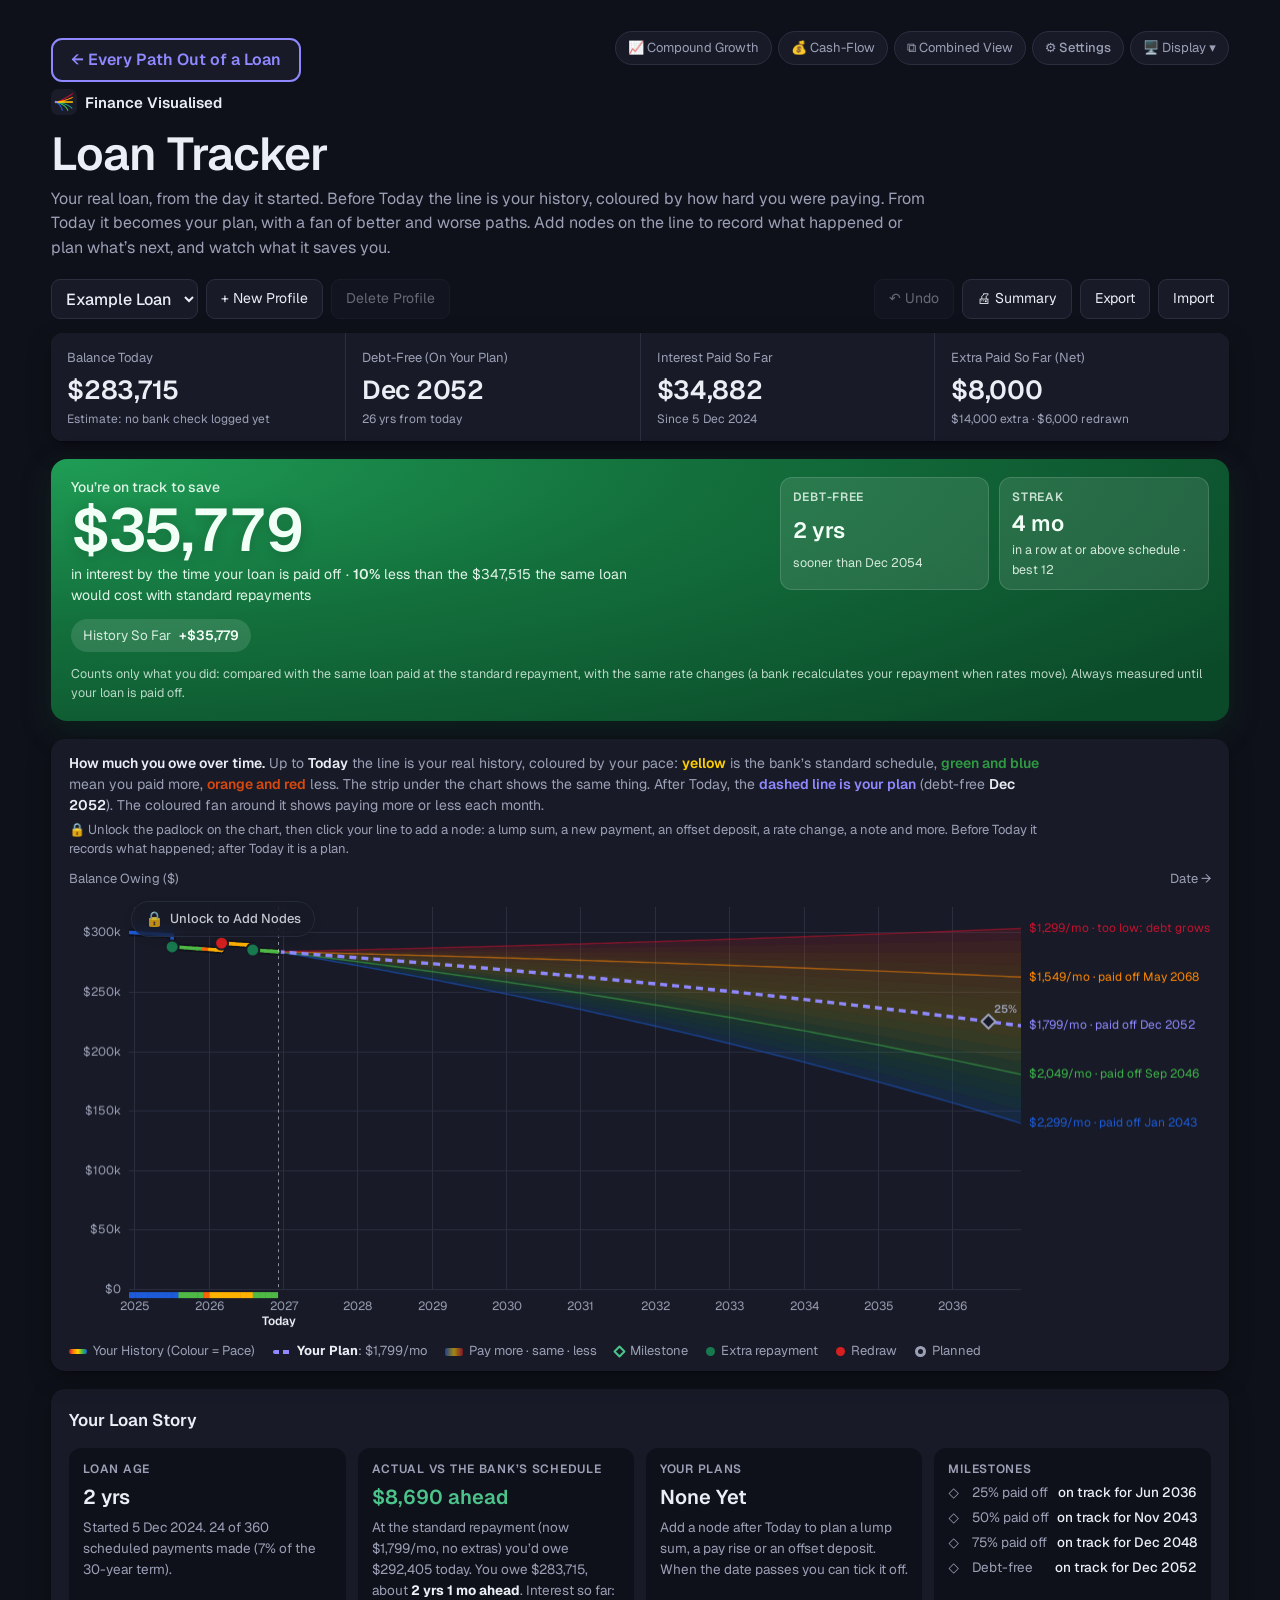
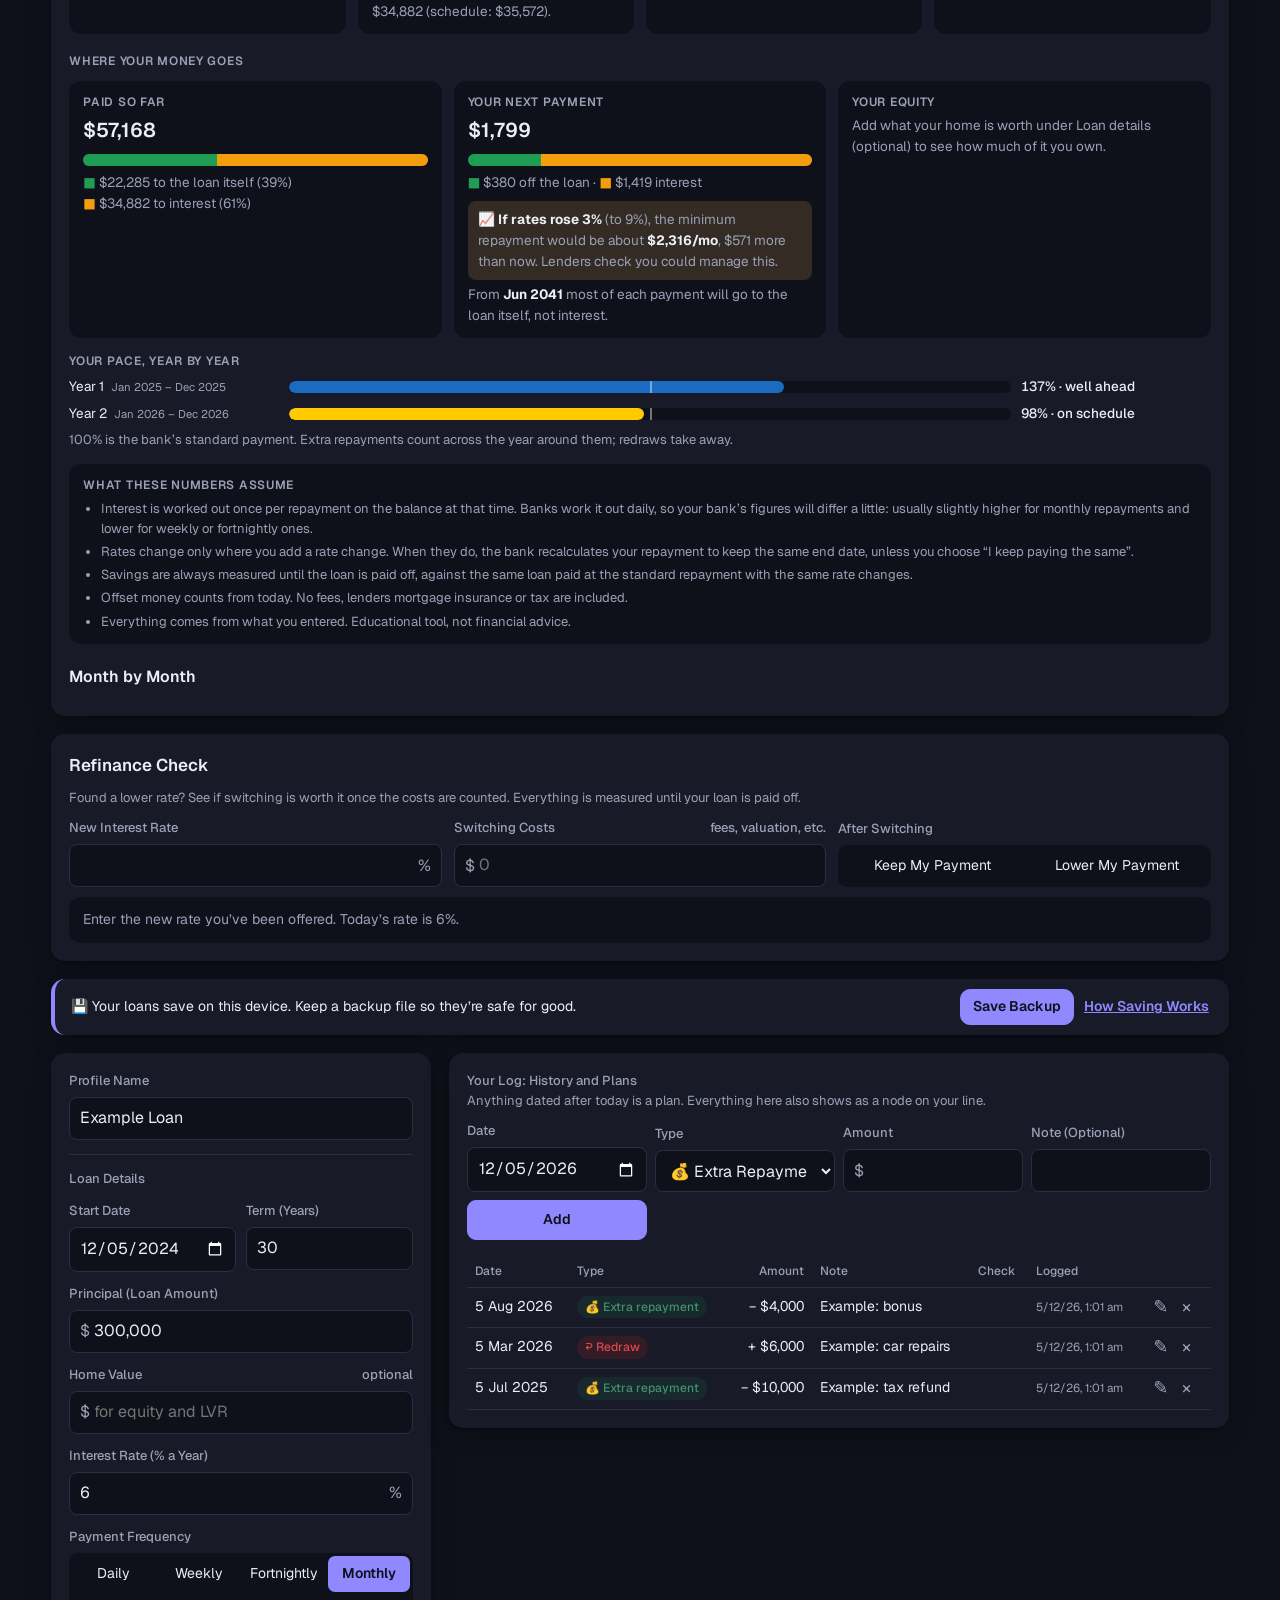
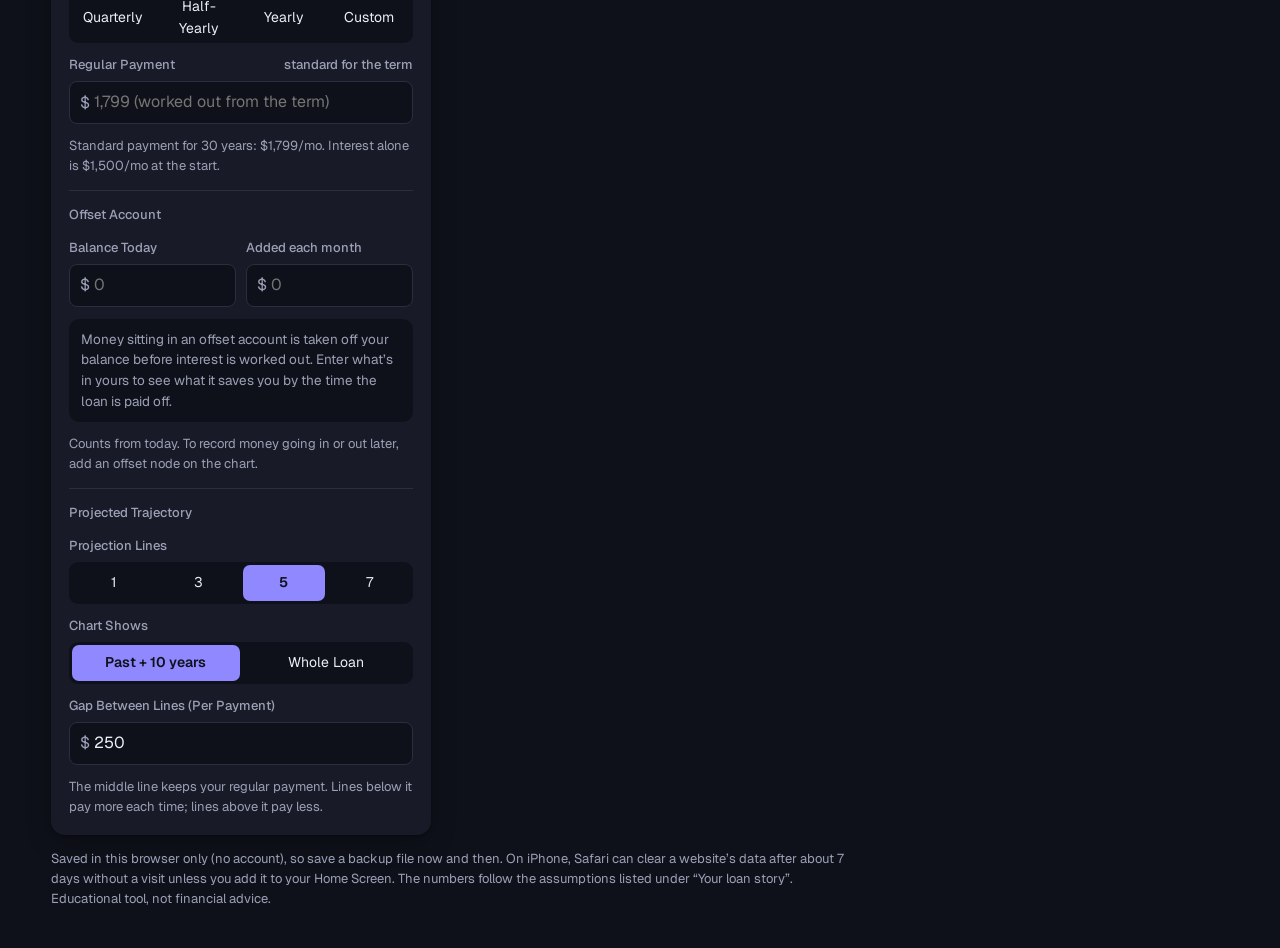
<file: tracker.html>
<!DOCTYPE html>
<html lang="en">
<head>
<meta charset="utf-8">
<meta name="viewport" content="width=device-width, initial-scale=1, viewport-fit=cover">
<meta name="theme-color" content="#0f111a" id="themeColor">
<meta name="apple-mobile-web-app-capable" content="yes">
<meta name="mobile-web-app-capable" content="yes">
<meta name="apple-mobile-web-app-status-bar-style" content="default">
<meta name="apple-mobile-web-app-title" content="Finance Vis">
<meta name="format-detection" content="telephone=no">
<link rel="manifest" href="manifest.webmanifest">
<link rel="icon" type="image/png" sizes="192x192" href="icons/icon-192.png">
<link rel="apple-touch-icon" href="icons/apple-touch-icon.png">
<script>
/* colour theme: Auto (follows the phone), Light or Dark. Shared by both pages, remembered in this browser. Runs before the page paints. */
(function(){var K='loanTheme',r=document.documentElement,v='dark';
 if(/[?&]embed=1/.test(location.search)){window.loanEmbed=true;r.classList.add('embed');r.dataset.device='desktop';addEventListener('message',function(e){if(e.source!==window.parent||e.origin!==location.origin)return;var d=e.data||{};if(d.loanTheme)window.loanTheme.set(d.loanTheme);if(d.loanSettings)window.loanTheme.refresh();if(d.loan==='reloadAll')location.reload();if(d.loan==='reload')location.reload();if(d.loan==='sendLoan'){var b=document.getElementById('toTracker');if(b)b.click()}})}
 var KS='loanSettings.v1',sc='indigo';
 function cfg(){try{return JSON.parse(localStorage.getItem(KS))||{}}catch(e){return {}}}
 var REG={AU:['en-AU','$'],NZ:['en-NZ','$'],UK:['en-GB','£'],US:['en-US','$'],CA:['en-CA','$']},c0=cfg(),cc=REG[c0.country]?c0.country:'AU';
 window.loanRegion={country:cc,locale:REG[cc][0],sym:REG[cc][1],mdy:cc==='US'};
 function bar(){var m=document.getElementById('themeColor');if(m)m.content=getComputedStyle(r).getPropertyValue('--bg').trim()||'#f4f3f0'}
 function apply(){try{v=localStorage.getItem(K)||v}catch(e){}if(v==='light'||v==='dark')r.dataset.theme=v;else delete r.dataset.theme;sc=cfg().scheme||sc;if(sc!=='indigo')r.dataset.scheme=sc;else delete r.dataset.scheme;bar()}
 function fire(){window.dispatchEvent(new Event('themechange'))}
 apply();
 window.loanTheme={get:function(){return r.dataset.theme||'auto'},set:function(t){v=t;try{localStorage.setItem(K,t)}catch(e){};apply();fire()},setScheme:function(s){sc=s;var o=cfg();o.scheme=s;try{localStorage.setItem(KS,JSON.stringify(o))}catch(e){};apply();fire()},refresh:function(){apply();fire()},bar:bar};
 addEventListener('storage',function(e){if(e.key===K||e.key===KS)window.loanTheme.refresh()});
 document.addEventListener('DOMContentLoaded',bar);
 try{matchMedia('(prefers-color-scheme: dark)').addEventListener('change',function(){bar();fire()})}catch(e){}
})();
</script>
<title>Loan Tracker</title>
<link rel="preconnect" href="https://fonts.googleapis.com">
<link href="https://fonts.googleapis.com/css2?family=Geist:wght@400;500;600&display=swap" rel="stylesheet">
<style>
/* Companion to "Every path out of a loan". Same instrument-panel look.
   The past is one solid line built from the repayment log; the future fans out from today. */
:root{color-scheme:light;--bg:#f4f3f0;--panel:#ffffff;--ink:#1a1c29;--mute:#5d6074;--line:#e3e1db;--acc:#4f46e5;--acc-ink:#ffffff;--soft:#efeefd;--good:#15803d;--bad:#d1342f;--good-bg:#e3f4e8;--bad-bg:#fde6e4;--info:#2563eb;--info-bg:#e3ebfd;--shadow:0 1px 2px rgba(26,28,41,.06),0 6px 20px rgba(26,28,41,.06)}
@media (prefers-color-scheme:dark){:root:not([data-theme=light]){color-scheme:dark;--bg:#0f111a;--panel:#181b27;--ink:#eceef5;--mute:#9ba0b6;--line:#2a2e3f;--acc:#8f88ff;--acc-ink:#0f111a;--soft:#22224a;--good:#4cc38a;--bad:#ff6b63;--good-bg:#12301f;--bad-bg:#3a1716;--info:#7aa5ff;--info-bg:#16233d;--shadow:0 1px 2px rgba(0,0,0,.3),0 8px 24px rgba(0,0,0,.25)}}
:root[data-theme=dark]{color-scheme:dark;--bg:#0f111a;--panel:#181b27;--ink:#eceef5;--mute:#9ba0b6;--line:#2a2e3f;--acc:#8f88ff;--acc-ink:#0f111a;--soft:#22224a;--good:#4cc38a;--bad:#ff6b63;--good-bg:#12301f;--bad-bg:#3a1716;--info:#7aa5ff;--info-bg:#16233d;--shadow:0 1px 2px rgba(0,0,0,.3),0 8px 24px rgba(0,0,0,.25)}
*{box-sizing:border-box;min-width:0}
body{margin:0;background:var(--bg);color:var(--ink);font:16px/1.55 Geist,system-ui,sans-serif;overflow-x:clip}
.wrap{max-width:1920px;margin:0 auto;padding:clamp(20px,3vw,40px) max(4vw,14px)}
nav a{display:inline-flex;align-items:center;min-height:44px;padding:0 18px;border:2px solid var(--acc);border-radius:11px;color:var(--acc);font-size:16px;font-weight:600;text-decoration:none;background:var(--panel)}nav a:hover{background:var(--acc);color:#fff}nav a:focus-visible{outline:3px solid var(--ink);outline-offset:2px}
h1{font-size:clamp(30px,4vw,46px);line-height:1.05;margin:6px 0 8px;font-weight:600;letter-spacing:-.02em}
.sub{color:var(--mute);margin:0 0 18px;max-width:80ch}
button,select,input{font:inherit}
.btn{min-height:40px;padding:0 14px;border:1px solid var(--line);background:var(--panel);color:var(--ink);border-radius:9px;cursor:pointer;font-size:14px}
.btn:disabled{opacity:.4;cursor:default}.btn:not(:disabled):hover{border-color:var(--acc)}
.btn.pri{background:var(--ink);color:var(--panel);border-color:var(--ink)}
.bar{display:flex;flex-wrap:wrap;gap:8px;align-items:center;margin-bottom:14px}
.bar select{min-height:40px;padding:0 10px;border:1px solid var(--line);border-radius:9px;background:var(--panel);color:var(--ink);font-size:15px;font-weight:500;max-width:260px}
.bar .sp{flex:1}
.stats{display:grid;grid-template-columns:repeat(4,minmax(0,1fr));gap:1px;background:var(--line);border-radius:12px;overflow:hidden;margin-bottom:18px}
.stat{background:var(--panel);padding:12px 16px}
.stat b{display:block;font-size:clamp(19px,2.2vw,26px);font-weight:600;white-space:nowrap;letter-spacing:-.01em}
.stat span{font-size:13px;color:var(--mute)}.stat small{display:block;font-size:12px;color:var(--mute)}
.panel{background:var(--panel);border-radius:14px}
.chart{padding:12px 8px 8px;margin-bottom:18px}
.axis{display:flex;justify-content:space-between;font-size:13px;color:var(--mute);padding:0 10px 4px}
.fig{position:relative;width:100%;aspect-ratio:21/8;min-height:360px;max-height:78vh}
.fig canvas{position:absolute;inset:0;width:100%;height:100%}
.tip{position:absolute;pointer-events:none;background:var(--ink);color:var(--panel);font-size:13px;line-height:1.45;padding:8px 10px;border-radius:8px;white-space:nowrap;display:none;z-index:2}
.legend{display:flex;flex-wrap:wrap;gap:6px 18px;font-size:13px;color:var(--mute);padding:6px 10px 2px}
.legend i{display:inline-block;width:18px;height:3px;border-radius:2px;vertical-align:middle;margin-right:6px}
.legend .dot{width:9px;height:9px;border-radius:50%}
.cols{display:grid;grid-template-columns:minmax(280px,380px) minmax(0,1fr);gap:18px;align-items:start}
@media(max-width:900px){.cols{grid-template-columns:minmax(0,1fr)}.stats{grid-template-columns:repeat(2,minmax(0,1fr))}}
aside{padding:18px;display:grid;gap:14px}
h2{font-size:13px;margin:0;color:var(--mute);font-weight:500;text-transform:none}
.grp{border-top:1px solid var(--line);padding-top:14px;display:grid;gap:12px}
.ctl label,.lab{display:flex;justify-content:space-between;align-items:baseline;font-size:13px;color:var(--mute);margin-bottom:6px;font-weight:500}
.f{width:100%;min-height:42px;padding:8px 10px;border:1px solid var(--line);border-radius:8px;background:var(--bg);color:var(--ink);font-size:16px}
.unit{position:relative;display:block}.unit i{position:absolute;top:50%;transform:translateY(-50%);font-style:normal;color:var(--mute);pointer-events:none}
.unit.pre i{left:11px}.unit.pre .f{padding-left:24px}.unit.post i{right:11px}.unit.post .f{padding-right:28px}
.two{display:grid;grid-template-columns:1fr 1fr;gap:10px}
.seg{display:flex;flex-wrap:wrap;background:var(--bg);border-radius:9px;padding:3px;gap:3px}
.seg button{flex:1 1 30%;}.seg.four button,.seg.eight button{flex:1 1 20%}.seg button{min-height:36px;border:0;border-radius:7px;background:none;color:var(--ink);font-size:14px;cursor:pointer}
.seg button.on{background:var(--ink);color:var(--panel);font-weight:500}
.hint{font-size:13px;color:var(--mute);margin:0}
.logp{padding:18px}
.add{display:grid;grid-template-columns:150px 170px 150px minmax(120px,1fr) auto;gap:8px;align-items:end;margin:10px 0 16px}
@media(max-width:1100px){.add{grid-template-columns:1fr 1fr}}
table{width:100%;border-collapse:collapse;font-size:14px}
th{text-align:left;font-weight:500;color:var(--mute);font-size:12px;padding:6px 8px;border-bottom:1px solid var(--line)}
td{padding:8px;border-bottom:1px solid var(--line);vertical-align:top}
td.n{text-align:right;font-variant-numeric:tabular-nums;white-space:nowrap}
td small{color:var(--mute)}
.tag{display:inline-block;font-size:12px;padding:2px 8px;border-radius:99px;font-weight:500;white-space:nowrap}
.tag.extra{background:var(--good-bg);color:var(--good)}.tag.redraw{background:var(--bad-bg);color:var(--bad)}.tag.balance{background:var(--info-bg);color:var(--info)}
.x{border:0;background:none;color:var(--mute);cursor:pointer;font-size:18px;line-height:1;padding:2px 6px}.x:hover{color:var(--bad)}
.empty{color:var(--mute);font-size:14px;padding:14px 8px}
.note{font-size:13px;color:var(--mute);margin:14px 0 0;max-width:90ch}
.k{display:none}

/* ---- device choice: welcome screen + switch ---- */
.wrap{position:relative}
#devSw{position:absolute;top:clamp(14px,2.4vw,32px);right:max(4vw,14px);min-height:34px;padding:0 12px;border:1px solid var(--line);background:var(--panel);color:var(--mute);border-radius:99px;font:inherit;font-size:13px;cursor:pointer;z-index:6}
#devSw:hover{color:var(--ink);border-color:var(--acc)}

.plist{display:none}
/* ---- phone layout ---- */
html[data-device=phone] .wrap{padding:14px 10px 24px}
html[data-device=phone] #devSw{top:12px;right:10px}
html[data-device=phone] h1{font-size:28px}
html[data-device=phone] .sub{font-size:14px;margin-bottom:12px}
html[data-device=phone] .bar{display:grid;grid-template-columns:1fr 1fr 1fr;gap:6px}
html[data-device=phone] .bar select{grid-column:1/-1;max-width:none;min-height:46px}
html[data-device=phone] .bar .sp{display:none}
html[data-device=phone] .bar .btn{min-height:44px;padding:0 6px;font-size:13px}
html[data-device=phone] .stats{grid-template-columns:repeat(2,minmax(0,1fr));margin-bottom:12px}
html[data-device=phone] .stat{padding:8px 12px}html[data-device=phone] .stat b{font-size:18px}html[data-device=phone] .stat span{font-size:12px}
html[data-device=phone] .fig{aspect-ratio:auto;height:46vh;min-height:270px;max-height:none}
html[data-device=phone] .legend{font-size:12px;gap:4px 12px}
html[data-device=phone] .plist{display:grid;gap:4px;padding:8px 10px 4px;font-size:13px}
html[data-device=phone] .plist div{display:flex;justify-content:space-between;gap:10px;border-top:1px solid var(--line);padding-top:4px}
html[data-device=phone] .plist i{display:inline-block;width:10px;height:10px;border-radius:50%;margin-right:6px;vertical-align:middle}
html[data-device=phone] .cols{grid-template-columns:minmax(0,1fr);gap:12px}
html[data-device=phone] .cols .logp{order:-1}
html[data-device=phone] .add{grid-template-columns:1fr 1fr}
html[data-device=phone] .add .ctl:nth-child(4),html[data-device=phone] .add .btn{grid-column:1/-1}
html[data-device=phone] .add .btn{min-height:46px}
html[data-device=phone] .seg button{min-height:44px}
/* log table becomes a list of cards */
html[data-device=phone] thead{display:none}
html[data-device=phone] table,html[data-device=phone] tbody{display:block}
html[data-device=phone] tbody tr{display:grid;grid-template-columns:1fr auto auto;gap:2px 10px;align-items:center;padding:10px 2px;border-bottom:1px solid var(--line)}
html[data-device=phone] tbody td{border:0;padding:0}
html[data-device=phone] tbody td:nth-child(1){grid-column:1;font-weight:500}
html[data-device=phone] tbody td:nth-child(2){grid-column:2}
html[data-device=phone] tbody td:nth-child(3){grid-column:3;grid-row:1}
html[data-device=phone] tbody td:nth-child(7){grid-column:3;grid-row:2;text-align:right}
html[data-device=phone] tbody td:nth-child(4),html[data-device=phone] tbody td:nth-child(5),html[data-device=phone] tbody td:nth-child(6){grid-column:1/3;font-size:13px}
html[data-device=phone] tbody td:empty{display:none}
html[data-device=phone] td.empty{grid-column:1/-1}
html[data-device=phone] .x{font-size:22px;padding:6px 10px}

/* ---- v0.14 / v0.5: colours, dark mode switch, iPhone polish ---- */
html{-webkit-text-size-adjust:100%;text-size-adjust:100%;background:var(--bg)}
body{-webkit-tap-highlight-color:transparent}
button,a,input,select,summary{touch-action:manipulation}
input[type=range]{accent-color:var(--acc)}
.chk input{accent-color:var(--acc)}
select{font-size:16px!important}
.stats{background:var(--line);box-shadow:var(--shadow)}
aside,.chart,.panel{box-shadow:var(--shadow)}
.seg{background:var(--bg)}
.seg button.on{background:var(--acc);color:var(--acc-ink);font-weight:600}
#topSw{position:absolute;top:clamp(14px,2.4vw,32px);right:max(4vw,14px);display:flex;gap:6px;z-index:6}
#topSw button{position:static;min-height:34px;padding:0 12px;border:1px solid var(--line);background:var(--panel);color:var(--mute);border-radius:99px;font:inherit;font-size:13px;cursor:pointer;white-space:nowrap}
#topSw button:hover{color:var(--ink);border-color:var(--acc)}
html[data-device=phone] .wrap{padding:max(10px,env(safe-area-inset-top)) max(12px,env(safe-area-inset-right)) calc(28px + env(safe-area-inset-bottom)) max(12px,env(safe-area-inset-left))}
html[data-device=phone] #topSw{position:static;justify-content:flex-end;margin:0 0 8px}
html[data-device=phone] #topSw button{min-height:36px;font-size:13px}
html[data-device=phone] h1{padding-right:0}
html[data-device=phone] .stat b{font-variant-numeric:tabular-nums}
html[data-device=phone] .note{font-size:12.5px;line-height:1.5}
nav a:hover{background:var(--acc);color:var(--acc-ink)}
.btn.pri{background:var(--acc);color:var(--acc-ink);border-color:var(--acc);font-weight:600}
html[data-device=phone] nav{margin-bottom:4px}
html[data-device=phone] nav a{min-height:44px;font-size:15px}
html[data-device=phone] .f{min-height:46px}
html[data-device=phone] input[type=date].f{-webkit-appearance:none;appearance:none;display:block;text-align:left}
html[data-device=phone] .chart{margin-bottom:12px}
html[data-device=phone] .logp,html[data-device=phone] aside{padding:14px}

#topSw a#combSw{display:inline-flex;align-items:center;min-height:34px;padding:0 12px;border:1px solid var(--line);background:var(--panel);color:var(--mute);border-radius:99px;font-size:13px;text-decoration:none;white-space:nowrap}
#topSw a#combSw:hover{color:var(--ink);border-color:var(--acc)}
html[data-device=phone] #topSw a#combSw{display:none}
#topSw a#cfSw,#topSw a#cgSw{display:inline-flex;align-items:center;min-height:34px;padding:0 12px;border:1px solid var(--line);background:var(--panel);color:var(--mute);border-radius:99px;font-size:13px;text-decoration:none;white-space:nowrap}
#topSw a#cfSw:hover,#topSw a#cgSw:hover{color:var(--ink);border-color:var(--acc)}
html[data-device=phone] #topSw a#cfSw,html[data-device=phone] #topSw a#cgSw{min-height:36px}
/* inside the combined desktop view: the frame supplies the header and switches */
html.embed .wrap{padding:14px 18px 28px}
html.embed h1{font-size:26px;margin-bottom:4px}
html.embed .sub{font-size:14px;margin-bottom:12px}
html.embed nav,html.embed .go .goTxt,html.embed .go a{display:none}
html.embed .go{display:none!important}
html.embed .go button{min-height:42px;font-size:15px}
html.embed .fig{min-height:300px}
.cap{margin:2px 10px 10px;font-size:14px;line-height:1.5;color:var(--mute);max-width:110ch}.cap b{color:var(--ink);font-weight:600}.capTip{display:block;margin-top:4px;font-size:13px}.capTip a{color:var(--acc)}
html[data-device=phone] .cap{font-size:13px;margin:2px 4px 8px}

/* ---- v0.7: score, story, nodes, offset ---- */
.add{grid-template-columns:repeat(auto-fit,minmax(150px,1fr))}
.add .ctl[hidden]{display:none}
.tag{background:color-mix(in srgb,var(--t) 15%,var(--panel));color:color-mix(in srgb,var(--t) 80%,var(--ink))}
.st{display:inline-block;font-size:11.5px;font-weight:600;padding:1px 8px;border-radius:99px;margin:2px 4px 2px 0;white-space:nowrap}
.st.plan{background:var(--soft);color:var(--acc)}.st.ask{background:color-mix(in srgb,#f59e0b 20%,var(--panel));color:color-mix(in srgb,#b45309 85%,var(--ink))}
.st.miss{background:var(--bad-bg);color:var(--bad)}.st.kept,.st.hist{background:var(--good-bg);color:var(--good)}.st.hist{background:var(--bg);color:var(--mute)}
.mini{min-height:28px;padding:0 10px;margin:2px 2px 0 0;border:1px solid var(--line);border-radius:7px;background:var(--panel);color:var(--ink);font:inherit;font-size:12.5px;cursor:pointer}.mini:hover{border-color:var(--acc)}
tr.skipped td{opacity:.55}tr.skipped td:nth-child(3){text-decoration:line-through}
tr.fut td:first-child{color:var(--acc);font-weight:500}
.x+.x{margin-left:2px}
.legend .dia{width:9px;height:9px;transform:rotate(45deg);border:2px solid var(--good);border-radius:1px;background:var(--panel)}
.legend .ring{background:var(--panel)!important;border:3px solid var(--mute);width:11px;height:11px}
.pY{color:#b38f00!important}.pG{color:#2f9a43!important}.pR{color:#d9480f!important}
:root[data-theme=dark] .pY{color:#ffd000!important}
@media (prefers-color-scheme:dark){:root:not([data-theme=light]) .pY{color:#ffd000!important}}

/* score: money saved */
.score{position:relative;display:grid;grid-template-columns:minmax(0,1.6fr) minmax(0,1fr);gap:12px 22px;margin:0 0 18px;padding:18px 20px;border-radius:16px;color:#f2fff6;
  background:radial-gradient(120% 140% at 0% 0%,#1f9d55 0%,#13703c 45%,#0b4a29 100%);box-shadow:0 10px 30px rgba(11,74,41,.28)}
.score.neg{background:radial-gradient(120% 140% at 0% 0%,#b45309 0%,#8a3b07 60%,#5c2804 100%);box-shadow:0 10px 30px rgba(92,40,4,.25)}
.scMain{display:grid;gap:2px;align-content:start}
.scLead{font-size:14px;font-weight:500;opacity:.9}
.scBig{font-size:clamp(36px,5.4vw,60px);line-height:1.02;font-weight:600;letter-spacing:-.025em;font-variant-numeric:tabular-nums;text-shadow:0 2px 14px rgba(0,0,0,.18)}
.scSub{font-size:14px;opacity:.92;max-width:62ch}.scSub b{font-weight:600}
.scSide{display:grid;grid-template-columns:1fr 1fr;gap:10px;align-content:start}
.scSide div{background:rgba(255,255,255,.1);border:1px solid rgba(255,255,255,.14);border-radius:12px;padding:10px 12px;display:grid}
.scSide span{font-size:12px;text-transform:uppercase;letter-spacing:.06em;opacity:.8;font-weight:600}.scSide b{font-size:22px;font-weight:600;font-variant-numeric:tabular-nums}.scSide small{font-size:12.5px;opacity:.85}
.scParts{grid-column:1/-1;display:flex;flex-wrap:wrap;gap:8px}
.scParts span{display:inline-flex;align-items:baseline;gap:8px;padding:6px 12px;border-radius:99px;background:rgba(255,255,255,.12);font-size:13.5px}
.scParts i{font-style:normal;opacity:.85}.scParts b{font-weight:600}.scParts b.m{color:#ffd0c2}.scParts .rfx{background:rgba(0,0,0,.18);border:1px dashed rgba(255,255,255,.35)}
.scFoot{grid-column:1/-1;margin:0;font-size:12.5px;opacity:.75}
@media(max-width:900px){.score{grid-template-columns:minmax(0,1fr)}}
html[data-device=phone] .score{margin:0 0 12px;padding:16px 14px;grid-template-columns:minmax(0,1fr)}
html[data-device=phone] .scBig{font-size:42px}
/* "this saved you" note */
.chart{position:relative}
.trToast{position:absolute;left:50%;bottom:14px;transform:translateX(-50%);z-index:7;max-width:min(560px,calc(100% - 24px));padding:10px 16px;border-radius:12px;background:#13703c;color:#f2fff6;font-size:14px;box-shadow:0 10px 30px rgba(0,0,0,.25);text-align:center}
.trToast[hidden]{display:none}.trToast.go{animation:tUp .35s cubic-bezier(.2,.9,.3,1.2)}
@keyframes tUp{from{transform:translate(-50%,14px);opacity:0}}
@media (prefers-reduced-motion:reduce){.trToast.go{animation:none}}

/* story */
.story{padding:18px;margin:0 0 18px;display:grid;gap:14px}
.storyH{font-size:17px!important;color:var(--ink)!important;font-weight:600!important}
.sGrid{display:grid;grid-template-columns:repeat(4,minmax(0,1fr));gap:12px}
@media(max-width:1100px){.sGrid{grid-template-columns:repeat(2,minmax(0,1fr))}}
.sBox{background:var(--bg);border-radius:12px;padding:12px 14px;display:grid;gap:4px;align-content:start}
.sBox h3,.sPace h3{margin:0;font-size:12px;font-weight:600;letter-spacing:.06em;text-transform:uppercase;color:var(--mute)}
.sBox>b{font-size:20px;font-weight:600}.sBox>b.g{color:var(--good)}.sBox>b.r{color:var(--bad)}
.sBox p{margin:0;font-size:13.5px;color:var(--mute)}.sBox p b{color:var(--ink)}
.sBox .ask{font-size:13px;display:flex;flex-wrap:wrap;align-items:center;gap:4px}
.ms{display:grid;grid-template-columns:18px 1fr auto;gap:6px;font-size:13.5px;align-items:baseline;color:var(--mute)}
.ms i{font-style:normal}.ms b{font-weight:500;color:var(--ink);text-align:right}.ms.done{color:var(--good)}.ms.done b{color:var(--good)}
.sPace{display:grid;gap:6px}
.py{display:grid;grid-template-columns:minmax(120px,210px) minmax(0,1fr) minmax(120px,190px);gap:10px;align-items:center;font-size:13.5px}
.py small{color:var(--mute);margin-left:4px}.py b{font-weight:500;font-variant-numeric:tabular-nums}
.pb{position:relative;height:12px;border-radius:99px;background:var(--bg);overflow:hidden}.pb i{position:absolute;inset:0 auto 0 0;border-radius:99px}
.pb u{position:absolute;left:50%;top:-2px;bottom:-2px;width:2px;background:var(--ink);opacity:.45}
.sMon summary{cursor:pointer;font-weight:600;min-height:40px;display:flex;align-items:center}
.monWrap{overflow-x:auto;-webkit-overflow-scrolling:touch;max-height:460px;overflow-y:auto}
.mon{min-width:560px}.mon th{position:sticky;top:0;background:var(--panel)}
.mon .g{color:var(--good)}.mon .r{color:var(--bad)}
.pd{display:inline-block;width:10px;height:10px;border-radius:50%;margin-right:6px;vertical-align:-1px}
html[data-device=phone] .story{padding:14px;margin-bottom:12px}
html[data-device=phone] .sGrid{grid-template-columns:minmax(0,1fr)}
html[data-device=phone] .py{grid-template-columns:minmax(0,1fr) auto;gap:2px 10px}html[data-device=phone] .py .pb{grid-column:1/-1;grid-row:2}
html[data-device=phone] .mon thead{display:table-header-group}html[data-device=phone] .mon,html[data-device=phone] .mon tbody{display:table}
html[data-device=phone] .mon tbody tr{display:table-row}html[data-device=phone] .mon tbody td{display:table-cell;padding:6px 8px;border-bottom:1px solid var(--line)}

/* offset */
.offRes{font-size:13.5px;color:var(--mute);padding:10px 12px;border-radius:10px;background:var(--bg)}
.offRes.on{display:grid;gap:2px;color:#f2fff6;background:linear-gradient(135deg,#1f9d55,#0f5f33)}
.offRes.on b{font-size:24px;font-weight:600;color:#fff;font-variant-numeric:tabular-nums}.offRes.on span b{font-size:inherit}
.offRes.on small{margin-top:4px;font-size:12.5px;opacity:.9}

/* padlock + nodes */
#trLock{position:absolute;top:8px;left:72px;z-index:3;display:inline-flex;align-items:center;gap:6px;min-height:36px;padding:0 13px;border-radius:99px;border:1px solid var(--line);background:color-mix(in srgb,var(--panel) 70%,transparent);-webkit-backdrop-filter:blur(6px);backdrop-filter:blur(6px);color:var(--ink);font:inherit;font-size:13px;font-weight:500;cursor:pointer;opacity:.82;box-shadow:0 2px 10px rgba(0,0,0,.12);white-space:nowrap;max-width:calc(100% - 84px);overflow:hidden;text-overflow:ellipsis}
#trLock:hover{opacity:1;border-color:var(--acc)}#trLock.open{background:var(--acc);color:var(--acc-ink);border-color:var(--acc);opacity:1}#trLock span{font-size:15px;line-height:1}
html[data-device=phone] #trLock{top:6px;left:60px;min-height:34px;font-size:12.5px;padding:0 11px}
.nodeEd{position:absolute;z-index:8;width:320px;padding:14px;border-radius:14px;background:var(--panel);border:1px solid var(--line);box-shadow:0 14px 40px rgba(0,0,0,.25);display:grid;gap:6px;font-size:14px}
.nodeEd[hidden]{display:none}
.neHead{display:flex;align-items:center;justify-content:space-between;gap:8px}.neHead b{font-size:15px}
.neX{width:34px;height:34px;border:0;border-radius:50%;background:var(--bg);color:var(--ink);cursor:pointer;font:inherit}
.neLab{font-size:12.5px;color:var(--mute);font-weight:500;margin-top:4px}
.nodeEd .f{min-height:40px}
.neRow{display:flex;align-items:center;gap:6px}.neRow .unit{flex:1}
.neStep{width:40px;height:40px;flex:none;border:1px solid var(--line);border-radius:10px;background:var(--bg);color:var(--ink);font:inherit;font-size:20px;cursor:pointer}.neStep:hover{border-color:var(--acc)}
.neFreq{color:var(--mute);flex:none}
.neStat{font-size:13px;color:var(--mute);margin-top:4px}
.neEff{margin:2px 0 0;padding:9px 11px;border-radius:10px;background:var(--soft);font-size:13.5px}.neEff.good{background:var(--good-bg);color:var(--ink)}.neEff.good b{color:var(--good)}
.neErr{margin:0;font-size:13px;color:var(--bad)}.neErr[hidden]{display:none}
.neBtns{display:flex;justify-content:space-between;gap:8px;margin-top:4px}.neBtns button{min-height:40px;padding:0 14px;border-radius:10px;font:inherit;font-size:14px;cursor:pointer}
.neDel{border:1px solid var(--line);background:none;color:var(--bad)}.neDone{border:0;background:var(--acc);color:var(--acc-ink);font-weight:600}
.nodeMenu{position:absolute;z-index:9;display:grid;min-width:250px;max-width:calc(100% - 8px);padding:6px;border-radius:12px;background:var(--panel);border:1px solid var(--line);box-shadow:0 10px 30px rgba(0,0,0,.25)}
.nodeMenu[hidden]{display:none}
.nmHead{font-size:12px;font-weight:600;color:var(--mute);padding:6px 10px 4px;text-transform:uppercase;letter-spacing:.05em}
.nodeMenu button{display:flex;align-items:center;gap:8px;min-height:38px;padding:0 10px;border:0;border-radius:8px;background:none;color:var(--ink);font:inherit;font-size:14px;text-align:left;cursor:pointer}.nodeMenu button:hover{background:var(--soft)}
.nodeMenu button i{font-style:normal;width:20px;text-align:center}
html[data-device=phone] .nodeEd{position:fixed;left:0!important;right:0;bottom:0;top:auto!important;width:auto;border-radius:18px 18px 0 0;padding:16px 16px calc(16px + env(safe-area-inset-bottom));z-index:60;max-height:80vh;overflow:auto}
html[data-device=phone] .neStep{width:46px;height:46px}
html[data-device=phone] .nodeMenu button{min-height:44px}
.homeL{display:inline-flex;align-items:center;gap:8px;min-height:40px;padding:2px 10px 2px 4px;margin:0 0 2px -4px;border-radius:10px;color:var(--ink);text-decoration:none;font-weight:600;font-size:15px;cursor:pointer;transition:background .15s}
.homeL img{width:26px;height:26px;border-radius:7px}.homeL:hover{background:var(--soft);color:var(--acc)}.homeL:focus-visible{outline:2px solid var(--acc);outline-offset:2px}
html.embed .homeL{display:none}
.assume{background:var(--bg);border-radius:12px;padding:12px 14px}.assume h3{margin:0 0 4px;font-size:12px;font-weight:600;letter-spacing:.06em;text-transform:uppercase;color:var(--mute)}
.assume ul{margin:0;padding-left:18px;font-size:13px;color:var(--mute);display:grid;gap:3px}
.stress{margin-top:4px!important;padding:8px 10px;border-radius:8px;background:color-mix(in srgb,#f59e0b 12%,var(--panel))}
.broken{margin:0 0 12px;padding:12px 14px;border-radius:12px;background:var(--bad-bg);color:var(--ink);font-size:14px}.broken[hidden]{display:none}
.neKeep button{flex:1 1 45%;font-size:13px}

/* node editor: docked beside the chart on a computer (the chart shrinks, nothing is covered); minimise to a small pill */
html:not([data-device=phone]) .chart.editing{padding-right:356px}
html:not([data-device=phone]) .chart.editing .nodeEd{left:auto!important;right:12px;top:12px!important;width:332px;max-height:calc(100% - 24px);overflow:auto;box-shadow:0 6px 24px rgba(0,0,0,.16)}
.neHB{display:flex;gap:6px;flex:none}
.neMin{width:34px;height:34px;border:0;border-radius:50%;background:var(--bg);color:var(--ink);cursor:pointer;font:inherit;font-size:15px;line-height:1}
.neMin:hover,.neX:hover{background:var(--soft)}
.nodeEd.min{width:auto!important;max-width:min(380px,calc(100% - 24px));padding:5px 5px 5px 14px;border-radius:99px;left:auto!important;right:12px!important;top:auto!important;bottom:12px;cursor:pointer;overflow:hidden}
.nodeEd.min>:not(.neHead){display:none!important}
.nodeEd.min .neHead b{font-size:14px;white-space:nowrap;overflow:hidden;text-overflow:ellipsis}
html[data-device=phone] .nodeEd{position:relative!important;left:auto!important;right:auto!important;bottom:auto!important;top:auto!important;width:auto;margin:10px 0 4px;padding:14px;border-radius:14px;border:2px solid var(--acc);box-shadow:none;max-height:none;overflow:visible;z-index:2}
html[data-device=phone] .nodeEd.min{border-radius:99px;margin:8px 0;padding:5px 5px 5px 14px;max-width:none}
.dispPop{position:fixed;z-index:90;padding:10px;border-radius:16px;background:var(--panel);border:1px solid var(--line);box-shadow:0 14px 40px rgba(0,0,0,.25);animation:dpIn .14s ease-out}
.dispPop[hidden]{display:none}
.dpT{font-size:12px;font-weight:600;letter-spacing:.06em;text-transform:uppercase;color:var(--mute);margin:0 4px 8px}
.dpRow{display:flex;gap:8px}
.dispPop button{position:relative;display:grid;justify-items:center;gap:4px;width:112px;padding:14px 8px 12px;border:2px solid var(--line);border-radius:14px;background:var(--bg);color:var(--ink);font:inherit;font-size:14px;font-weight:500;cursor:pointer;transition:border-color .15s,box-shadow .15s}
.dispPop button i{font-style:normal;font-size:30px;line-height:1}
.dispPop button:hover{border-color:var(--acc)}
.dispPop button.on{border-color:var(--acc);background:var(--soft);color:var(--acc);font-weight:600;box-shadow:0 0 0 4px color-mix(in srgb,var(--acc) 22%,transparent),0 0 18px color-mix(in srgb,var(--acc) 45%,transparent)}
.dispPop button em{font-style:normal;font-size:10.5px;font-weight:600;text-transform:uppercase;letter-spacing:.06em}
.dispPop button:focus-visible{outline:2px solid var(--ink);outline-offset:2px}
@keyframes dpIn{from{opacity:0;transform:translateY(-4px)}}
@media (prefers-reduced-motion:reduce){.dispPop{animation:none}}

.sGrid{grid-template-columns:repeat(auto-fit,minmax(220px,1fr))!important}
.sSub{margin:4px 0 -4px;font-size:12px;font-weight:600;letter-spacing:.06em;text-transform:uppercase;color:var(--mute)}
.split{display:flex;height:12px;border-radius:99px;overflow:hidden;background:var(--line);margin:4px 0 2px}
.split i{display:block;height:100%}.split .sp{background:#1f9d55}.split .si{background:#f59e0b}.split .sl{background:var(--mute);opacity:.45}
.kP{color:#1f9d55}.kI{color:#f59e0b}
.refi{padding:18px;margin:0 0 18px;display:grid;gap:10px}
.refiIn{display:grid;grid-template-columns:repeat(auto-fit,minmax(200px,1fr));gap:12px;align-items:end}
.refiOut{display:grid;gap:4px;padding:12px 14px;border-radius:12px;background:var(--bg);font-size:14px;color:var(--mute)}
.refiOut .big{font-size:20px;font-weight:600;color:var(--ink)}.refiOut.yes{background:var(--good-bg)}.refiOut.yes .big{color:var(--good)}.refiOut.no{background:var(--bad-bg)}.refiOut.no .big{color:var(--bad)}
.refiOut span b{color:var(--ink)}.refiOut small{font-size:12px}
html[data-device=phone] .refi{padding:14px;margin-bottom:12px}
.printHead{display:none}
@media print{
  @page{margin:12mm}
  html,body{background:#fff!important;color:#000}
  #topSw,#devSw,nav,.bar,.saveCard,.cols aside,.logp .add,#eMsg,#preImp,.broken,.dispPop,#trLock,.nodeEd,.nodeMenu,.trToast,.refi,.homeL,.capTip,.tip,.x,.mini,#welcome,.set-ov{display:none!important}
  .note,.assume{break-inside:avoid}
  .printHead{display:block;font-size:13px;margin:0 0 6px;color:#333}
  .wrap{padding:0!important;max-width:none}
  .score{-webkit-print-color-adjust:exact;print-color-adjust:exact;box-shadow:none;break-inside:avoid}
  .chart,.story,.stats,.panel{box-shadow:none!important;break-inside:avoid;border:1px solid #ddd}
  .fig{height:360px!important;aspect-ratio:auto!important;min-height:0!important}
  .cols{display:block}.logp{break-before:auto}
  .monWrap{max-height:none!important;overflow:visible!important}
  .split,.pb,.pd,.tag,.st{-webkit-print-color-adjust:exact;print-color-adjust:exact}
  h1{font-size:26px}.sub{display:none}
}
</style>
<link rel="stylesheet" href="settings.css">
<script src="settings.js" defer></script>
</head>
<body>
<div class="wrap">
  <p class="printHead" id="printHead"></p>
  <div class="broken" id="broken" hidden role="alert"><b>Something in this loan’s data couldn’t be shown.</b> Your other loans are safe. <button type="button" class="mini" onclick="document.getElementById('undo').click()">Undo Last Change</button> <button type="button" class="mini" onclick="document.getElementById('preImp').click()">Restore Before Import</button></div>
  <nav class="back"><a href="graph.html">← Every Path Out of a Loan</a></nav>
  <a class="homeL" href="index.html" title="Home"><img src="icons/icon-192.png" alt="" width="26" height="26"><span>Finance Visualised</span></a>
  <h1>Loan Tracker</h1>
  <p class="sub">Your real loan, from the day it started. Before Today the line is your history, coloured by how hard you were paying. From Today it becomes your plan, with a fan of better and worse paths. Add nodes on the line to record what happened or plan what’s next, and watch what it saves you.</p>

  <div class="bar">
    <select id="prof" aria-label="Profile"></select>
    <button class="btn" id="newP">+ New Profile</button>
    <button class="btn" id="delP">Delete Profile</button>
    <span class="sp"></span>
    <button class="btn" id="undo" disabled title="Undo last change (Ctrl+Z)">↶ Undo</button>
    <button class="btn" id="prt" title="Print a summary or save it as a PDF">🖨 Summary</button>
    <button class="btn" id="exp" title="Save all profiles and logs to a file">Export</button>
    <button class="btn" id="imp" title="Load profiles from an exported file">Import</button>
    <input type="file" id="impF" accept=".json,application/json" hidden>
  </div>

  <div class="stats">
    <div class="stat"><span>Balance Today</span><b id="sBal">–</b><small id="sBalN"></small></div>
    <div class="stat"><span>Debt-Free (On Your Plan)</span><b id="sOff">–</b><small id="sOffN"></small></div>
    <div class="stat"><span>Interest Paid So Far</span><b id="sInt">–</b><small id="sIntN"></small></div>
    <div class="stat"><span>Extra Paid So Far (Net)</span><b id="sExt">–</b><small id="sExtN"></small></div>
  </div>

  <section class="score" id="score" aria-live="polite">
    <div class="scMain"><span class="scLead" id="scLead">You’re on track to save</span><b class="scBig" id="scSaved">$0</b><span class="scSub" id="scSub"></span></div>
    <div class="scSide">
      <div><span>Debt-Free</span><b id="scMo">–</b><small id="scMoN"></small></div>
      <div><span>Streak</span><b id="scStreak">0 mo</b><small id="scStreakN"></small></div>
    </div>
    <div class="scParts" id="scParts"></div>
    <p class="scFoot">Counts only what you did: compared with the same loan paid at the standard repayment, with the same rate changes (a bank recalculates your repayment when rates move). Always measured until your loan is paid off.</p>
  </section>

  <section class="panel chart">
    <p class="cap" id="trCap"></p>
    <div class="axis"><span>Balance Owing ($)</span><span>Date →</span></div>
    <div class="fig" id="fig" style="touch-action:pan-y"><canvas id="cv" role="img" aria-label="Chart: your loan balance over time. The solid line is what has happened; the lines after today are projections. The key figures are in the boxes above the chart."></canvas><canvas id="ov" aria-hidden="true"></canvas><div class="tip" id="tip"></div></div>
    <div class="legend" id="legend"></div>
    <div class="plist" id="plist"></div>
    <div class="trToast" id="trToast" hidden role="status"></div>
  </section>

  <section class="panel story" id="story" aria-labelledby="storyH">
    <h2 id="storyH" class="storyH">Your Loan Story</h2>
    <div class="sGrid"><div class="sBox" id="hAge"></div><div class="sBox" id="hVs"></div><div class="sBox" id="hPlan"></div><div class="sBox" id="hMs"></div></div>
    <h3 class="sSub">Where Your Money Goes</h3>
    <div class="sGrid three"><div class="sBox" id="hSplit"></div><div class="sBox" id="hNext"></div><div class="sBox" id="hEq"></div></div>
    <div class="sPace" id="hPace"></div>
    <div class="assume" id="assume"><h3>What These Numbers Assume</h3><ul>
      <li>Interest is worked out once per repayment on the balance at that time. Banks work it out daily, so your bank’s figures will differ a little: usually slightly higher for monthly repayments and lower for weekly or fortnightly ones.</li>
      <li>Rates change only where you add a rate change. When they do, the bank recalculates your repayment to keep the same end date, unless you choose “I keep paying the same”.</li>
      <li>Savings are always measured until the loan is paid off, against the same loan paid at the standard repayment with the same rate changes.</li>
      <li>Offset money counts from today. No fees, lenders mortgage insurance or tax are included.</li>
      <li>Everything comes from what you entered. Educational tool, not financial advice.</li></ul></div>
    <details id="hMon" class="sMon"><summary>Month by Month</summary>
      <div class="monWrap"><table class="mon"><thead><tr><th>Month</th><th style="text-align:right">Regular Paid</th><th style="text-align:right">Extra / Redraw</th><th style="text-align:right">Interest</th><th style="text-align:right">Owed at End</th><th>Pace</th></tr></thead><tbody id="monRows"></tbody></table></div>
    </details>
  </section>

  <section class="panel refi" id="refi" aria-labelledby="refiH">
    <h2 id="refiH" class="storyH">Refinance Check</h2>
    <p class="hint">Found a lower rate? See if switching is worth it once the costs are counted. Everything is measured until your loan is paid off.</p>
    <div class="refiIn">
      <div class="ctl"><label for="rRate">New Interest Rate</label><span class="unit post"><input class="f" type="number" id="rRate" min="0" max="25" step="0.01" inputmode="decimal"><i>%</i></span></div>
      <div class="ctl"><label for="rFee"><span>Switching Costs</span><span>fees, valuation, etc.</span></label><span class="unit pre"><i>$</i><input class="f" id="rFee" inputmode="numeric" autocomplete="off" placeholder="0"></span></div>
      <div><div class="lab">After Switching</div><div class="seg" id="rMode"><button data-v="pay" class="on">Keep My Payment</button><button data-v="date">Lower My Payment</button></div></div>
    </div>
    <div class="refiOut" id="refiOut"></div>
  </section>

  <section class="saveCard slim" id="saveCard" aria-label="Save your progress">
    <p>💾 Your loans save on this device. Keep a backup file so they’re safe for good.</p>
    <div class="acts"><button type="button" class="b1" onclick="window.loanSettings&&loanSettings.exportFile()">Save Backup</button><button type="button" class="b2" onclick="window.loanSettings&&loanSettings.howTo()">How Saving Works</button></div>
  </section>
  <div class="cols">
    <aside class="panel">
      <div class="ctl"><label for="pName">Profile Name</label><input class="f" id="pName" maxlength="40"></div>
      <div class="grp">
        <h2>Loan Details</h2>
        <div class="two">
          <div class="ctl"><label for="pStart">Start Date</label><input class="f" type="date" id="pStart"></div>
          <div class="ctl"><label for="pTerm">Term (Years)</label><input class="f" type="number" id="pTerm" min="1" max="40" step="1"></div>
        </div>
        <div class="ctl"><label for="pP">Principal (Loan Amount)</label><span class="unit pre"><i>$</i><input class="f" id="pP" inputmode="numeric" autocomplete="off"></span></div>
        <div class="ctl"><label for="pHome"><span>Home Value</span><span>optional</span></label><span class="unit pre"><i>$</i><input class="f" id="pHome" inputmode="numeric" autocomplete="off" placeholder="for equity and LVR"></span></div>
        <div class="ctl"><label for="pRate">Interest Rate (% a Year)</label><span class="unit post"><input class="f" type="number" id="pRate" min="0.1" max="25" step="0.05"><i>%</i></span></div>
        <div><div class="lab">Payment Frequency</div>
          <div class="seg eight" data-k="freq"><button data-v="365">Daily</button><button data-v="52">Weekly</button><button data-v="26">Fortnightly</button><button data-v="12">Monthly</button><button data-v="4">Quarterly</button><button data-v="2">Half-Yearly</button><button data-v="1">Yearly</button><button data-v="custom">Custom</button></div>
        </div>
        <div class="ctl" id="freqCBox" hidden><label for="freqC"><span>Custom: Payments per Year</span><span>1–365</span></label><input class="f" type="number" id="freqC" min="1" max="365" step="1" inputmode="numeric"></div>
          <p class="hint" id="freqCHint" hidden>13 a year is a payment about every 4 weeks. Tip: paying half your monthly amount every fortnight works out the same as 13 monthly payments a year. Choose Fortnightly for that.</p>
        <div class="ctl"><label for="pPay"><span>Regular Payment</span><span id="payTag"></span></label><span class="unit pre"><i>$</i><input class="f" id="pPay" inputmode="numeric" autocomplete="off" placeholder="worked out from the term"></span></div>
        <p class="hint" id="payHint"></p>
      </div>
      <div class="grp offGrp">
        <h2>Offset Account</h2>
        <div class="two">
          <div class="ctl"><label for="pOffBal">Balance Today</label><span class="unit pre"><i>$</i><input class="f" id="pOffBal" inputmode="numeric" autocomplete="off" placeholder="0"></span></div>
          <div class="ctl"><label for="pOffTop" id="offTopL">Added Each Month</label><span class="unit pre"><i>$</i><input class="f" id="pOffTop" inputmode="numeric" autocomplete="off" placeholder="0"></span></div>
        </div>
        <div class="offRes" id="offRes"></div>
        <p class="hint">Counts from today. To record money going in or out later, add an offset node on the chart.</p>
      </div>
      <div class="grp">
        <h2>Projected Trajectory</h2>
        <div><div class="lab">Projection Lines</div>
          <div class="seg four" data-k="lines"><button data-v="1">1</button><button data-v="3">3</button><button data-v="5">5</button><button data-v="7">7</button></div>
        </div>
        <div><div class="lab">Chart Shows</div>
          <div class="seg" data-k="view"><button data-v="10">Past + 10 years</button><button data-v="0">Whole Loan</button></div>
        </div>
        <div class="ctl"><label for="pStep">Gap Between Lines (Per Payment)</label><span class="unit pre"><i>$</i><input class="f" id="pStep" inputmode="numeric" autocomplete="off"></span></div>
        <p class="hint">The middle line keeps your regular payment. Lines below it pay more each time; lines above it pay less.</p>
      </div>
    </aside>

    <section class="panel logp">
      <h2>Your Log: History and Plans</h2><p class="hint">Anything dated after today is a plan. Everything here also shows as a node on your line.</p>
      <div class="add">
        <div class="ctl"><label for="eDate">Date</label><input class="f" type="date" id="eDate"></div>
        <div class="ctl"><label for="eType">Type</label><select class="f" id="eType"><option value="extra">💰 Extra Repayment</option><option value="redraw">↩ Redraw (Added to Loan)</option><option value="balance">🧾 Bank Balance Check</option><option value="pay">🔁 New Regular Payment</option><option value="goal">🎯 Pay a Set Amount Until…</option><option value="offset">🏦 Offset Deposit</option><option value="rate">📈 Interest Rate Change</option><option value="note">📝 Note</option></select></div>
        <div class="ctl" id="eAmtBox"><label for="eAmt" id="eAmtL">Amount</label><span class="unit pre"><i id="eAmtU">$</i><input class="f" id="eAmt" inputmode="decimal" autocomplete="off"></span></div>
        <div class="ctl" id="eUntilBox" hidden><label for="eUntil">Until</label><input class="f" type="date" id="eUntil"></div>
        <div class="ctl"><label for="eNote">Note (Optional)</label><input class="f" id="eNote" maxlength="80"></div>
        <button class="btn pri" id="eAdd">Add</button>
      </div>
      <p class="hint" id="eMsg"></p><button type="button" class="mini" id="preImp" hidden>Restore What I Had Before Importing</button>
      <table><thead><tr><th>Date</th><th>Type</th><th style="text-align:right">Amount</th><th>Note</th><th>Check</th><th>Logged</th><th></th></tr></thead><tbody id="rows"></tbody></table>
    </section>
  </div>

  <p class="note">Saved in this browser only (no account), so save a backup file now and then. On iPhone, Safari can clear a website’s data after about 7 days without a visit unless you add it to your Home Screen. The numbers follow the assumptions listed under “Your loan story”. Educational tool, not financial advice.</p>
</div>
<i class="k" id="cMute" style="color:var(--mute)"></i><i class="k" id="cAcc" style="color:var(--acc)"></i><i class="k" id="cLine" style="color:var(--line)"></i><i class="k" id="cPanel" style="color:var(--panel)"></i><i class="k" id="cGood" style="color:var(--good)"></i><i class="k" id="cBad" style="color:var(--bad)"></i>

<script>
/* device choice: shared by both pages, remembered in this browser */
(function(){
  const K='loanDevice',root=document.documentElement;let saved=null;try{saved=localStorage.getItem(K)}catch(e){}
  const guess=(matchMedia('(pointer:coarse)').matches&&Math.min(screen.width,screen.height)<760)?'phone':'desktop';
  if(window.loanEmbed)return;
  root.dataset.device=saved||guess;
  const label=()=>(root.dataset.device==='phone'?'📱':'🖥️')+' Display ▾';
  function apply(v){root.dataset.device=v;try{localStorage.setItem(K,v)}catch(e){};const b=document.getElementById('devSw');if(b)b.textContent=label();window.dispatchEvent(new Event('devicechange'))}
  window.addEventListener('DOMContentLoaded',()=>{
    const w=document.querySelector('.wrap'),b=document.createElement('button');b.id='devSw';b.title='Choose how the page is laid out';b.textContent=label();b.setAttribute('aria-haspopup','true');b.setAttribute('aria-expanded','false');
    /* Display: a small bubble with both layouts; the one in use glows */
    const pop=document.createElement('div');pop.className='dispPop';pop.hidden=true;pop.setAttribute('role','menu');pop.setAttribute('aria-label','Display');
    const paintPop=()=>{const cur=root.dataset.device;pop.innerHTML='<div class="dpT">Display</div><div class="dpRow">'+[['desktop','🖥️','Computer'],['phone','📱','Phone']].map(([v,i,n])=>'<button type="button" role="menuitemradio" aria-checked="'+(v===cur)+'" data-v="'+v+'" class="'+(v===cur?'on':'')+'"><i>'+i+'</i><span>'+n+'</span>'+(v===cur?'<em>In use</em>':'')+'</button>').join('')+'</div>'};
    const closePop=()=>{pop.hidden=true;b.setAttribute('aria-expanded','false')};
    b.onclick=e=>{e.stopPropagation();if(!pop.hidden){closePop();return}paintPop();pop.hidden=false;b.setAttribute('aria-expanded','true');const r=b.getBoundingClientRect(),pw=pop.offsetWidth;pop.style.top=(r.bottom+8)+'px';pop.style.left=Math.max(8,Math.min(innerWidth-pw-8,r.right-pw))+'px';const on=pop.querySelector('.on');if(on)on.focus()};
    pop.addEventListener('click',e=>{e.stopPropagation();const t=e.target.closest('[data-v]');if(!t)return;apply(t.dataset.v);paintPop();setTimeout(closePop,350)});
    document.addEventListener('click',e=>{if(!pop.hidden&&!pop.contains(e.target))closePop()});
    document.addEventListener('keydown',e=>{if(e.key==='Escape'&&!pop.hidden){closePop();b.focus()}});
    window.addEventListener('resize',closePop);window.addEventListener('scroll',closePop,{passive:true});
    document.body.appendChild(pop);w.prepend(b);
    /* layout is detected automatically; it can be changed in Settings or with the Display button */
  });
})();
</script>
<script>
/* top-corner switches: colour theme beside the phone/computer switch */
window.addEventListener('DOMContentLoaded',()=>{
  const dev=document.getElementById('devSw');if(!dev)return;
  const box=document.createElement('div');box.id='topSw';dev.replaceWith(box);
  const t=document.createElement('button');t.id='setSw';t.type='button';t.textContent='⚙ Settings';t.title='Colours, layout and country';t.onclick=()=>window.loanSettings&&loanSettings.open();
  const cv=document.createElement('a');cv.id='combSw';cv.href='desktop.html';cv.textContent='⧉ Combined View';cv.title='Graph and Tracker side by side on one screen';
  const cf=document.createElement('a');cf.id='cfSw';cf.href='cashflow.html';cf.textContent='💰 Cash-Flow';cf.title='Plan your pays, bills and goals';
  const cg=document.createElement('a');cg.id='cgSw';cg.href='compound.html';cg.textContent='📈 Compound Growth';cg.title='Watch savings and investments grow';
  box.append(cg,cf,cv,t,dev);
});
if('serviceWorker' in navigator&&location.protocol==='https:')window.addEventListener('load',()=>navigator.serviceWorker.register('sw.js').catch(()=>{}));
</script>
<script>
{
const $=id=>document.getElementById(id);
const KEY='loanTracker.v1',FL=new Proxy({52:'wk',26:'fn',12:'mo',4:'qtr',2:'half-yr',1:'yr',365:'day'},{get:(o,k)=>o[k]||'pmt'}),PRESET=[1,2,4,12,26,52,365];let showC=false;
const money=v=>(v<0?'−':'')+loanRegion.sym+Math.round(Math.abs(v)).toLocaleString(loanRegion.locale);
const grp=v=>Math.round(v).toLocaleString(loanRegion.locale);
const kfmt=a=>loanRegion.sym+(a>=1e6?parseFloat((a/1e6).toFixed(2))+'M':a>=1e3?Math.round(a/1e3)+'k':Math.round(a));
const num=v=>{v=parseFloat(String(v).replace(/[^0-9.\-]/g,''));return isFinite(v)?v:null};
const iso=d=>d.getFullYear()+'-'+String(d.getMonth()+1).padStart(2,'0')+'-'+String(d.getDate()).padStart(2,'0');
const parse=s=>{const[y,m,d]=s.split('-').map(Number);return new Date(y,m-1,d)};
const grows=l=>{const a=l.pts[0],b=l.pts[l.pts.length-1];return a&&b&&b[1]>=a[1]-1};
const MON=['Jan','Feb','Mar','Apr','May','Jun','Jul','Aug','Sep','Oct','Nov','Dec'];
const nice=d=>loanRegion.mdy?MON[d.getMonth()]+' '+d.getDate()+', '+d.getFullYear():d.getDate()+' '+MON[d.getMonth()]+' '+d.getFullYear();
const my=d=>MON[d.getMonth()]+' '+d.getFullYear();
const TODAY=(()=>{const n=new Date();return new Date(n.getFullYear(),n.getMonth(),n.getDate())})();
const uid=()=>Math.random().toString(36).slice(2,10);

/* ---------- storage ---------- */
function blank(name){const s=new Date(TODAY);s.setFullYear(s.getFullYear()-2);
  return{name,start:iso(s),P:300000,rate:6,freq:12,term:30,pay:null,lines:5,step:250,view:10,log:[]}}
function example(){const p=blank('Example Loan'),s=parse(p.start),at=m=>{const d=new Date(s);d.setMonth(d.getMonth()+m);return iso(d)};
  p.log=[{id:uid(),date:at(7),type:'extra',amt:10000,note:'Example: tax refund',added:Date.now()},
         {id:uid(),date:at(15),type:'redraw',amt:6000,note:'Example: car repairs',added:Date.now()},
         {id:uid(),date:at(20),type:'extra',amt:4000,note:'Example: bonus',added:Date.now()}];return p}
let ST;
/* every profile is rebuilt from known fields, so a damaged or booby-trapped file can't break the page or run code */
const okId=v=>typeof v==='string'&&/^[a-z0-9_-]{1,40}$/i.test(v),okDate=v=>typeof v==='string'&&/^\d{4}-\d{2}-\d{2}$/.test(v)&&!isNaN(parse(v)),fin=(v,d,lo,hi)=>{v=typeof v==='string'?parseFloat(v.replace(/[^0-9.\-]/g,'')):v;return typeof v==='number'&&isFinite(v)&&v>=lo&&v<=hi?v:d};
const LOGT=['extra','pay','goal','offset','rate','redraw','balance','note'];
function cleanP(q){if(!q||typeof q!=='object')return null;const b=blank('Loan');
  const p={name:String(q.name||'Untitled loan').replace(/[<>&"]/g,'').slice(0,40)||'Untitled loan',start:okDate(q.start)&&parse(q.start)<=TODAY?q.start:b.start,
    P:fin(q.P,b.P,1000,1e9),rate:fin(q.rate,b.rate,0,25),freq:Math.round(fin(q.freq,12,1,365)),term:Math.round(fin(q.term,30,1,40)),pay:q.pay==null?null:fin(q.pay,null,0.01,1e8),
    lines:[1,3,5,7].includes(+q.lines)?+q.lines:5,step:fin(q.step,250,1,1e7),view:+q.view===0?0:10,home:q.home==null?null:fin(q.home,null,1,1e10),log:[]};
  if(q.customF)p.customF=Math.round(fin(q.customF,13,1,365));
  if(q.off&&typeof q.off==='object')p.off={bal:fin(q.off.bal,0,0,1e9),top:fin(q.off.top,0,0,1e8)};
  const seen=new Set();for(const e of Array.isArray(q.log)?q.log:[]){if(!e||!LOGT.includes(e.type)||!okDate(e.date))continue;
    let id=okId(e.id)&&!seen.has(e.id)?e.id:uid();seen.add(id);
    const n={id,date:e.date,type:e.type,amt:fin(e.amt,0,-1e9,1e9),note:String(e.note||'').slice(0,80),added:fin(e.added,Date.now(),0,1e14)};
    if(n.type!=='offset'&&n.type!=='rate')n.amt=Math.abs(n.amt);if(n.type==='rate')n.amt=Math.min(25,n.amt);
    if(n.type==='goal'){if(!okDate(e.until))continue;n.until=e.until}
    if(n.type==='rate'&&e.keep==='pay')n.keep='pay';
    for(const f of['plan','done','skip','drag'])if(e[f]===true)n[f]=true;p.log.push(n)}
  return p}
function cleanST(d){const out={v:1,cur:null,profiles:{}};if(!d||typeof d!=='object'||!d.profiles||typeof d.profiles!=='object')return null;
  for(const[k,q]of Object.entries(d.profiles)){const p=cleanP(q);if(!p)continue;out.profiles[okId(k)&&!out.profiles[k]?k:uid()]=p}
  const ids=Object.keys(out.profiles);if(!ids.length)return null;out.cur=ids.includes(d.cur)?d.cur:ids[0];return out}
try{ST=cleanST(JSON.parse(localStorage.getItem(KEY)))}catch(e){ST=null}
if(!ST){const id=uid();ST={v:1,cur:id,profiles:{[id]:example()}}}
if(!ST.profiles[ST.cur])ST.cur=Object.keys(ST.profiles)[0];
for(const q of Object.values(ST.profiles))if(q.view==null)q.view=10;

/* tell the person when the browser refuses to save (private mode, storage full or blocked) instead of failing silently */
function warnSave(){if(document.getElementById('saveWarn'))return;const d=document.createElement('div');d.id='saveWarn';d.setAttribute('role','alert');d.style.cssText='position:fixed;left:50%;bottom:16px;transform:translateX(-50%);z-index:80;max-width:min(560px,calc(100vw - 24px));background:var(--bad,#d1342f);color:#fff;padding:12px 40px 12px 14px;border-radius:12px;font-size:14px;line-height:1.45;box-shadow:0 6px 24px rgba(0,0,0,.25)';d.innerHTML='<b>Your changes aren\u2019t being saved.</b> This browser is blocking storage (private mode, storage full, or a blocked site). Use Export to keep a copy before you close this page.<button aria-label="Dismiss" style="position:absolute;top:6px;right:6px;border:0;background:none;color:#fff;font-size:20px;cursor:pointer;min-width:32px;min-height:32px">\u00d7</button>';d.querySelector('button').onclick=()=>d.remove();(document.body||document.documentElement).appendChild(d)}
/* a page left open past midnight reloads when you come back to it, so "today" is really today */
(function(){const day=new Date().toDateString(),chk=()=>{if(!document.hidden&&new Date().toDateString()!==day&&!/^(INPUT|SELECT|TEXTAREA)$/.test(document.activeElement?.tagName||''))location.reload()};document.addEventListener('visibilitychange',chk);window.addEventListener('focus',chk)})();
const save=()=>{try{localStorage.setItem(KEY,JSON.stringify(ST))}catch(e){setTimeout(warnSave,0)}};
const PR=()=>ST.profiles[ST.cur];

/* undo: one step per burst of changes */
const HIST=[];let cur=JSON.stringify(ST),burstT=0;
function commit(){const j=JSON.stringify(ST),now=Date.now();
  if(j!==cur){if(now-burstT>600){HIST.push(cur);if(HIST.length>100)HIST.shift()}cur=j;burstT=now}
  $('undo').disabled=!HIST.length;save()}
function undo(){if(!HIST.length)return;ST=JSON.parse(HIST.pop());cur=JSON.stringify(ST);burstT=0;$('undo').disabled=!HIST.length;save();render()}

/* ---------- maths ---------- */
/* payment k (k=1,2,…) falls k periods after the start date */
function payDate(p,k){const s=parse(p.start);
  if(![12,4,2,1].includes(p.freq)){const d=new Date(s);d.setDate(d.getDate()+Math.round(k*({52:7,26:14,365:1}[p.freq]||365.25/p.freq)));return d}
  const m=s.getMonth()+k*12/p.freq,y=s.getFullYear()+Math.floor(m/12),mm=((m%12)+12)%12,last=new Date(y,mm+1,0).getDate();
  return new Date(y,mm,Math.min(s.getDate(),last))}
const rr=p=>p.rate/100/p.freq;
const stdPay=p=>{const r=rr(p),n=p.term*p.freq;return r?p.P*r/(1-Math.pow(1+r,-n)):p.P/n};
const regPay=p=>p.pay!=null&&p.pay>0?p.pay:stdPay(p);
/* a loan sent from "Every path out of a loan" becomes a new profile starting today */
try{const h=JSON.parse(localStorage.getItem('loanTracker.handoff'));if(h&&h.P){localStorage.removeItem('loanTracker.handoff');
  const id=uid(),q=blank('From the graph ('+nice(TODAY)+')');q.start=iso(TODAY);q.P=h.P;q.rate=h.rate;q.freq=h.freq;q.term=h.term||30;
  const sp=stdPay(q);q.pay=Math.abs(h.pay-sp)<0.01?null:h.pay;ST.profiles[id]=q;ST.cur=id}}catch(e){}
save();

/* ---------- what you can attach to a point in time (a node) ---------- */
const TY={
  extra:{n:'Extra repayment',m:'Lump sum / extra repayment',i:'💰',c:'#18794e',a:'Amount'},
  pay:{n:'New regular payment',m:'Change my regular payment from here',i:'🔁',c:'#7c3aed',a:'New regular payment'},
  goal:{n:'Set amount until a date',m:'Pay a set amount until a date',i:'🎯',c:'#0e9488',a:'Pay this much each time'},
  offset:{n:'Offset deposit',m:'Put money in my offset account',i:'🏦',c:'#15803d',a:'Amount (use − to take money out)'},
  rate:{n:'Rate change',m:'Interest rate changes',i:'📈',c:'#c2410c',a:'New rate'},
  redraw:{n:'Redraw',m:'Redraw (take money back out)',i:'↩',c:'#d61f1f',a:'Amount'},
  balance:{n:'Bank check',m:'Bank balance check',i:'🧾',c:'#1d5bd8',a:'Balance on statement'},
  note:{n:'Note',m:'Just a note',i:'📝',c:'#6b7280',a:''}};
const MK=Object.fromEntries(Object.entries(TY).map(([k,v])=>[k,v.c]));
const evSort=(a,b)=>a.date<b.date?-1:a.date>b.date?1:(a.added||0)-(b.added||0);
const live=(p,o={})=>p.log.filter(e=>(TY[e.type]||e.type==='adjust')&&!e.skip&&!(o.skip&&o.skip.has(e.id))&&parse(e.date)>=parse(p.start)).sort(evSort);
/* s = {B balance, O offset, rate, pay regular payment, goal {amt,until}} */
const annF=(x,n)=>x>0?x/(1-Math.pow(1+x,-n)):1/n;
function applyEv(s,e,p,k){const t=e.type;
  if(t==='rate'&&p&&k&&e.keep!=='pay'){const n=Math.max(1,p.term*p.freq-(k-1)),f=annF(e.amt/100/p.freq,n)/annF(s.rate/100/p.freq,n);s.pay*=f;s.min*=f;if(s.goal)s.goal.amt*=f}
  if(t==='extra')s.B=Math.max(0,s.B-e.amt);else if(t==='redraw')s.B+=e.amt;else if(t==='balance')s.B=e.amt;
  else if(t==='pay'){s.pay=e.amt;s.goal=null}else if(t==='rate')s.rate=e.amt;
  else if(t==='goal')s.goal={amt:e.amt,until:parse(e.until||e.date).getTime()};
  else if(t==='offset')s.O=Math.max(0,s.O+e.amt);else if(t==='adjust')s.B=Math.max(0,s.B+e.amt)}
const payNow=(s,d)=>s.goal&&d.getTime()<=s.goal.until?s.goal.amt:s.pay;
const offOn=p=>!!(p.off&&(p.off.bal>0||p.off.top>0));

/* the past: start → today, one payment at a time, with your nodes applied on their dates */
function past(p,o={}){
  const ev=live(p,o).filter(e=>parse(e.date)<=TODAY),std=stdPay(p);
  const s={B:p.P,O:0,rate:p.rate,pay:regPay(p),min:stdPay(p),goal:null};let k=1,ei=0,int=0,paidOff=null;
  const pts=[[parse(p.start),p.P,0]],marks=[],checks={},steps=[],flows=[];let paidTot=0;
  const applyUntil=lim=>{while(ei<ev.length&&parse(ev[ei].date)<=lim){const e=ev[ei++],d=parse(e.date),b0=s.B;
      if(e.type==='balance')checks[e.id]={model:b0,diff:e.amt-b0};
      if(o.noOff&&e.type==='offset')continue;applyEv(s,e,p,k);if(s.B!==b0){pts.push([d,b0,steps.length]);pts.push([d,s.B,steps.length])}
      if(e.type==='extra'){flows.push([d.getTime(),Math.min(e.amt,b0)]);paidTot+=Math.min(e.amt,b0)}if(e.type==='redraw')flows.push([d.getTime(),-e.amt]);
      marks.push({d,B:s.B,type:e.type,e})}};
  for(k=1;k<100000;k++){const d=payDate(p,k);if(d>TODAY)break;
    applyUntil(new Date(d.getTime()-1));
    if(s.goal&&d.getTime()>s.goal.until)s.goal=null;
    if(s.B<=0){paidOff=paidOff||d;break}
    const r=s.rate/100/p.freq,i=r*Math.max(0,s.B-s.O),due=payNow(s,d),pay=Math.min(due,s.B+i);int+=i;s.B=s.B+i-pay;
    if(s.B<=1e-6){s.B=0;paidOff=d}
    steps.push({d,i,pay,reg:due,min:s.min,B:s.B});paidTot+=pay;pts.push([d,s.B,steps.length-1]);if(paidOff)break}
  applyUntil(TODAY);pts.push([TODAY,s.B,steps.length]);
  /* pace: what you paid around each payment (regular + net extras over the surrounding year), against the standard payment */
  const Hh=182.6*864e5;for(const st of steps){const t=st.d.getTime();let net=0;for(const[ft,a]of flows)if(ft>=t-Hh&&ft<t+Hh)net+=a;st.pace=(st.reg+net/p.freq)/(st.min||std)}
  /* your offset account counts from today: its balance today is what you entered */
  if(o.noOff)s.O=0;else if(p.off&&p.off.bal>0)s.O=p.off.bal;
  const cs=steps.find(q=>q.i<q.pay/2);
  return{pts,marks,checks,B:s.B,int,paidOff,nextK:k,s,steps,std,paidTot,cross:cs?cs.d:null}}

/* the future: from today, your plan (with your planned nodes) plus a fan of better and worse paths */
function future(p,ps,o={}){
  const half=(p.lines-1)/2,fe=live(p,o).filter(e=>parse(e.date)>TODAY),Y=365.25*864e5,lines=[],top=o.noOff||!offOn(p)?0:(p.off.top||0);
  const runLine=(j,limit)=>{const s={...ps.s,goal:ps.s.goal&&{...ps.s.goal}};if(o.noOff)s.O=0;
    const pts=[[TODAY,s.B]];let off=ps.paidOff?TODAY:null,int=0,ei=0,cover=null,cross=null,first=null;
    if(!off)for(let k=ps.nextK;k<ps.nextK+200*p.freq;k++){const d=payDate(p,k);if(limit&&d>limit){pts.push([d,s.B]);break}
      while(ei<fe.length&&parse(fe[ei].date)<d){const e=fe[ei++],ed=parse(e.date),b0=s.B;if(o.noOff&&e.type==='offset')continue;applyEv(s,e,p,k);if(s.B!==b0)pts.push([ed,b0],[ed,s.B])}
      if(s.goal&&d.getTime()>s.goal.until)s.goal=null;
      if(s.B<=0){off=d;pts.push([d,0]);break}
      s.O+=top;if(!cover&&s.O>0&&s.O>=s.B)cover=d;
      const r=s.rate/100/p.freq,i=r*Math.max(0,s.B-s.O),amt=Math.max(0,payNow(s,d)-j*p.step);int+=i;if(!first)first={d,i,amt:Math.min(amt,s.B+i)};if(!cross&&i<amt/2)cross=d;
      if(s.B+i-amt<=0){pts.push([d,0]);off=d;break}
      s.B=s.B+i-amt;pts.push([d,s.B]);if(s.B>p.P*4)break}
    return{pts,off,int,cover,cross,first,amt:Math.max(0,payNow(ps.s,TODAY)-j*p.step)}};
  const mid=runLine(0);mid.j=0;
  const end=p.view?new Date(TODAY.getTime()+p.view*Y):new Date(Math.min(parse(p.start).getTime()+100*Y,
    (mid.off?Math.max(mid.off.getTime(),TODAY.getTime()+5*Y):TODAY.getTime()+30*Y)+2*Y));
  if(o.noFan)return{lines:[mid],end,mid,fan:[]};
  for(let j=-half;j<=half;j++)lines.push(j===0?mid:{...runLine(j),j});
  const fan=[];if(half>0){const M=Math.round(half*8);for(let i=0;i<=M;i++){const j=-half+2*half*i/M;fan.push({j,...runLine(j,end)})}}
  return{lines,end,mid,fan}}

/* everything over the whole life of the loan, so every saving is measured the same way: until the loan is paid off */
function life(p,o={}){const ps=past(p,o),fu=future(p,ps,{...o,noFan:true});return{ps,fu,int:ps.int+fu.mid.int,off:fu.mid.off}}
/* the bank's standard schedule: the original amount, rate and term, no extras, no offset */
function sched(p,k){const r=rr(p),pay=stdPay(p);if(!r)return Math.max(0,p.P-pay*k);return Math.max(0,p.P*Math.pow(1+r,k)-pay*(Math.pow(1+r,k)-1)/r)}
function schedK(p,B){const r=rr(p),pay=stdPay(p);if(B<=0)return p.term*p.freq;if(!r)return(p.P-B)/pay;const a=pay/r;return Math.log((a-B)/(a-p.P))/Math.log(1+r)}
const schedInt=p=>stdPay(p)*p.term*p.freq-p.P;
const schedEnd=p=>payDate(p,p.term*p.freq);
const moBetween=(a,b)=>Math.round((b-a)/(864e5*30.4375));
const ymo=m=>{m=Math.abs(Math.round(m));const y=Math.floor(m/12),r=m%12;return(y?y+' yr'+(y>1?'s':''):'')+(y&&r?' ':'')+(r||!y?r+' mo':'')};
/* the difference one node (or a set of nodes) makes, over the whole loan */
function worth(p,ids){const a=life(p),b=life(p,{skip:new Set(ids)});return{dInt:b.int-a.int,dMo:a.off&&b.off?moBetween(a.off,b.off):null,a,b}}
const paceCol=v=>{const f=Math.max(-1,Math.min(1,(v-1)/.4));return f>=0?mix(MORE,f):mix(LESS,-f)};
const paceWord=v=>v<.97?'behind schedule':v<1.03?'on schedule':v<1.2?'ahead':'well ahead';
const seriesAt=(ps,mid,t)=>{t=+t;if(t<=TODAY.getTime())return at(ps.pts,t);const v=at(mid.pts,t);return v!=null?v:(mid.off&&t>=mid.off.getTime()?0:null)};
function milestones(p,ps,fu){const all=[...ps.pts.map(q=>[+q[0],q[1]]),...fu.mid.pts.map(q=>[+q[0],q[1]])],out=[];
  for(const q of[.25,.5,.75,1]){const lim=p.P*(1-q);let hit=null;
    for(let i=1;i<all.length;i++)if(all[i][1]<=lim+.005&&all[i-1][1]>lim+.005){const[a,va]=all[i-1],[b,vb]=all[i];hit=vb===va||a===b?b:a+(b-a)*(va-lim)/(va-vb);break}
    out.push({q,t:hit,v:lim})}return out}

/* ---------- drawing ---------- */
const at=(pts,t)=>{t=+t;let v=null;for(let i=0;i<pts.length-1;i++){const a=+pts[i][0],b=+pts[i+1][0];if(t>=a&&t<=b){v=b>a?pts[i][1]+(pts[i+1][1]-pts[i][1])*(t-a)/(b-a):pts[i+1][1]}}return v};

const hex=h=>[1,3,5].map(i=>parseInt(h.slice(i,i+2),16));
const MORE=['#ffd000','#b5d22c','#3db54a','#0e9488','#1d5bd8'].map(hex),LESS=['#ffd000','#ffa400','#ff6a00','#c4122f'].map(hex);
const mix=(st,f)=>{f=Math.min(1,Math.max(0,f))*(st.length-1);const i=Math.min(st.length-2,Math.floor(f)),u=f-i;return 'rgb('+st[i].map((v,k)=>Math.round(v+(st[i+1][k]-v)*u))+')'};
const lineCol=(j,half)=>j===0?null:j<0?mix(MORE,-j/half):mix(LESS,j/half);
let G=null;
function draw(ps,fu){
  const fig=$('fig'),cv=$('cv'),ov=$('ov'),W=fig.clientWidth,H=fig.clientHeight,dp=window.devicePixelRatio||1;if(!W||!H)return;
  for(const c of[cv,ov]){c.width=Math.round(W*dp);c.height=Math.round(H*dp)}
  const x=cv.getContext('2d');x.setTransform(dp,0,0,dp,0,0);x.clearRect(0,0,W,H);
  const cs=id=>getComputedStyle($(id)).color,ink=getComputedStyle(document.body).color,mute=cs('cMute'),line=cs('cLine'),panel=cs('cPanel'),acc=cs('cAcc'),good=cs('cGood'),bad=cs('cBad');
  const p=PR(),narrow=W<560,L=narrow?58:70,R=narrow?20:200,Tm=14,B=46,pw=W-L-R,ph=H-Tm-B,gh=GH;
  const t0=parse(p.start).getTime(),t1=fu.end.getTime();
  let ymax=0;for(const[,v]of ps.pts)ymax=Math.max(ymax,v);for(const l of fu.lines)for(const[d,v]of l.pts)if(+d<=t1)ymax=Math.max(ymax,v);
  if(gh)for(const[d,v]of[...gh.ps.pts,...gh.mid.pts])if(+d<=t1&&+d>=+gh.from)ymax=Math.max(ymax,v);
  ymax=Math.min(ymax,p.P*2.5)*1.06||1;
  const X=d=>L+(+d-t0)/(t1-t0)*pw,Y=v=>Tm+(1-Math.min(v,ymax*1.02)/ymax)*ph;
  G={L,Tm,pw,ph,t0,t1,X,Y,W,H,ink,ps,fu,nodes:[],B};
  const font=s=>s+'px Geist,system-ui,sans-serif';x.font=font(12);x.lineWidth=1;
  const path=(pts,from)=>{x.beginPath();let st=false;for(const[d,v]of pts){if(from!=null&&+d<from)continue;st?x.lineTo(X(d),Y(v)):x.moveTo(X(d),Y(v));st=true}};
  /* y grid */
  const raw=ymax/Math.max(3,ph/50),m=Math.pow(10,Math.floor(Math.log10(raw))),yt=[1,2,2.5,5,10].map(k=>k*m).find(k=>k>=raw);
  x.textAlign='right';x.textBaseline='middle';
  for(let v=0;v<=ymax;v+=yt){const yy=Math.round(Y(v))+.5;x.strokeStyle=line;x.beginPath();x.moveTo(L,yy);x.lineTo(L+pw,yy);x.stroke();x.fillStyle=mute;x.fillText(kfmt(v),L-8,yy)}
  /* x grid: years */
  const y0=new Date(t0).getFullYear(),y1=new Date(t1).getFullYear(),span=y1-y0,ys=[1,2,5,10].find(s=>pw/(span/s)>=(narrow?44:52))||10;
  x.textAlign='center';x.textBaseline='top';G.years=[];
  for(let y=y0+1;y<=y1;y++){const xx=Math.round(X(new Date(y,0,1)))+.5;if(xx<L||xx>L+pw)continue;x.strokeStyle=line;x.globalAlpha=(y%ys)?.35:1;x.beginPath();x.moveTo(xx,Tm);x.lineTo(xx,Tm+ph);x.stroke();x.globalAlpha=1;G.years.push([y,xx]);if(y%ys===0){x.fillStyle=mute;x.fillText(y,xx,Tm+ph+12)}}
  x.save();x.beginPath();x.rect(L,Tm,pw,ph+2);x.clip();x.lineJoin='round';
  /* the fan from today: a soft gradient from better (blue, green) through the same (yellow) to worse (orange, red) */
  const half=(p.lines-1)/2;
  if(fu.fan.length>1){for(let i=0;i<fu.fan.length-1;i++){const a=fu.fan[i],b=fu.fan[i+1],jm=(a.j+b.j)/2,bl=b.pts[b.pts.length-1];
      x.beginPath();a.pts.forEach(([d,v],k)=>k?x.lineTo(X(d),Y(v)):x.moveTo(X(d),Y(v)));if(a.off&&+bl[0]>+a.off)x.lineTo(X(bl[0]),Y(0));
      for(let k=b.pts.length-1;k>=0;k--)x.lineTo(X(b.pts[k][0]),Y(b.pts[k][1]));x.closePath();
      x.fillStyle=Math.abs(jm)<1e-9?mix(MORE,0):jm<0?mix(MORE,-jm/half):mix(LESS,jm/half);x.globalAlpha=.17;x.fill()}x.globalAlpha=1}
  for(const l of fu.lines){if(l.j===0)continue;path(l.pts);x.strokeStyle=lineCol(l.j,half);x.globalAlpha=.55;x.lineWidth=1.4;x.stroke();x.globalAlpha=1}
  /* the ghost: where your line was before your change, with the money between them shaded */
  G.gLab=null;
  if(gh){const from=Math.max(+gh.from,t0),N=260,Sm=[];
    for(let i=0;i<=N;i++){const t=from+(t1-from)*i/N,c=seriesAt(ps,fu.mid,t),g=seriesAt(gh.ps,gh.mid,t);if(c==null||g==null)break;Sm.push([t,c,g])}
    if(Sm.length>1&&Math.abs(gh.dInt)>=1){x.beginPath();Sm.forEach(([t,c],i)=>i?x.lineTo(X(t),Y(c)):x.moveTo(X(t),Y(c)));for(let i=Sm.length-1;i>=0;i--)x.lineTo(X(Sm[i][0]),Y(Sm[i][2]));x.closePath();
      x.fillStyle=gh.dInt>0?good:bad;x.globalAlpha=.22;x.fill();x.globalAlpha=1;
      let bi=0;for(let i=0;i<Sm.length;i++)if(Math.abs(Sm[i][2]-Sm[i][1])>Math.abs(Sm[bi][2]-Sm[bi][1]))bi=i;G.gLab=[X(Sm[bi][0]),Y((Sm[bi][1]+Sm[bi][2])/2)]}
    const pp=[...gh.ps.pts.filter(q=>+q[0]>=from),...gh.mid.pts];
    if(+gh.from<TODAY.getTime()){path(gh.ps.pts,from);x.strokeStyle=ink;x.globalAlpha=.3;x.lineWidth=3.2;x.stroke()}
    path(gh.mid.pts);x.setLineDash([7,5]);x.strokeStyle=acc;x.globalAlpha=.32;x.lineWidth=3.2;x.stroke();x.setLineDash([]);x.globalAlpha=1}
  /* your plan */
  x.setLineDash([7,5]);path(fu.mid.pts);x.strokeStyle=acc;x.lineWidth=3.4;x.stroke();x.setLineDash([]);
  /* your history, coloured by your pace */
  x.lineCap='round';path(ps.pts);x.strokeStyle='rgba(15,17,26,.8)';x.lineWidth=7;x.stroke();
  for(let i=1;i<ps.pts.length;i++){const a=ps.pts[i-1],b=ps.pts[i],st=ps.steps[Math.min(b[2],ps.steps.length-1)];
    x.beginPath();x.moveTo(X(a[0]),Y(a[1]));x.lineTo(X(b[0]),Y(b[1]));x.strokeStyle=st?paceCol(st.pace):ink;x.lineWidth=3.6;x.stroke()}
  x.lineCap='butt';
  /* milestones: 25%, 50%, 75% paid, debt-free */
  G.ms=[];for(const ms of MS||[]){if(ms.t==null||ms.t<t0||ms.t>t1)continue;const mx=X(ms.t),my_=Y(ms.v);G.ms.push({...ms,x:mx,y:my_});
    x.beginPath();x.moveTo(mx,my_-7);x.lineTo(mx+7,my_);x.lineTo(mx,my_+7);x.lineTo(mx-7,my_);x.closePath();x.fillStyle=panel;x.fill();x.strokeStyle=ms.t<=TODAY.getTime()?good:mute;x.lineWidth=2;x.stroke();
    x.fillStyle=ms.t<=TODAY.getTime()?good:mute;x.font='600 '+font(11);x.textAlign='left';x.textBaseline='bottom';x.fillText(ms.q===1?'Debt-free':Math.round(ms.q*100)+'%',mx+6,my_-6)}
  /* nodes */
  for(const e of[...p.log].sort(evSort)){if(!TY[e.type])continue;const t=parse(e.date).getTime();if(t<t0||t>t1)continue;let v=seriesAt(ps,fu.mid,t);if(v==null)v=0;
    const nx=X(t),ny=Y(v),fut=t>TODAY.getTime(),c=TY[e.type].c;G.nodes.push({id:e.id,x:nx,y:ny});
    x.globalAlpha=e.skip?.35:1;x.beginPath();x.arc(nx,ny,fut?7.5:6.5,0,7);
    if(fut){x.fillStyle=panel;x.fill();x.lineWidth=3;x.strokeStyle=c;x.stroke();x.beginPath();x.arc(nx,ny,3,0,7);x.fillStyle=c;x.fill()}
    else{x.fillStyle=c;x.fill();x.strokeStyle=panel;x.lineWidth=2;x.stroke()}
    if(e.id===edSkip){x.beginPath();x.arc(nx,ny,12,0,7);x.strokeStyle=acc;x.lineWidth=2;x.stroke()}x.globalAlpha=1}
  x.restore();
  /* the shaded area's label */
  if(G.gLab){const s=(gh.dInt>0?'You save '+money(gh.dInt):'Costs '+money(-gh.dInt)+' more')+(gh.dMo?' · '+ymo(gh.dMo)+(gh.dMo>0?' sooner':' later'):'');
    x.font='600 '+font(13);const tw=x.measureText(s).width+18,lx=Math.max(L+4,Math.min(L+pw-tw-4,G.gLab[0]-tw/2)),ly=Math.max(Tm+4,Math.min(Tm+ph-30,G.gLab[1]-13));
    x.fillStyle=gh.dInt>0?good:bad;x.beginPath();x.roundRect?x.roundRect(lx,ly,tw,26,13):x.rect(lx,ly,tw,26);x.fill();x.fillStyle='#fff';x.textAlign='left';x.textBaseline='middle';x.fillText(s,lx+9,ly+13)}
  /* pace strip under the past */
  for(let i=0;i<ps.steps.length;i++){const a=i?ps.steps[i-1].d:parse(p.start),b=ps.steps[i].d,xa=Math.max(L,X(a)),xb=Math.min(L+pw,X(b));if(xb<=xa)continue;x.fillStyle=paceCol(ps.steps[i].pace);x.fillRect(xa,Tm+ph+3,xb-xa+.5,6)}
  /* today */
  const tx=Math.round(X(TODAY))+.5;x.strokeStyle=ink;x.globalAlpha=.55;x.setLineDash([3,4]);x.beginPath();x.moveTo(tx,Tm);x.lineTo(tx,Tm+ph);x.stroke();x.setLineDash([]);x.globalAlpha=1;
  x.fillStyle=ink;x.font='600 '+font(12);x.textAlign='center';x.textBaseline='top';x.fillText('Today',Math.max(L+20,Math.min(L+pw-20,tx)),Tm+ph+27);
  /* payoff dots on the $0 line, labels stacked in the right-hand gutter */
  for(const l of fu.lines)if(l.off&&+l.off<=t1){x.beginPath();x.arc(X(l.off),Y(0),4,0,7);x.fillStyle=l.j===0?acc:lineCol(l.j,half);x.fill()}
  if(!narrow){x.textAlign='left';x.textBaseline='middle';x.font=font(12);
    const lab=[...fu.lines].map(l=>{const inView=!(l.off&&+l.off<=t1);const v=inView?(at(l.pts,t1)??0):0;
      return{l,y:inView?Y(v):Tm+ph,t:money(l.amt)+'/'+FL[p.freq]+' · '+(l.off?'paid off '+my(l.off):grows(l)?'too low: debt grows':kfmt(v)+' left')}}).sort((a,b)=>a.y-b.y);
    for(let i=1;i<lab.length;i++)lab[i].y=Math.max(lab[i].y,lab[i-1].y+16);
    const over=lab.length?lab[lab.length-1].y-(Tm+ph):0;if(over>0)for(const a of lab)a.y-=over;
    for(let i=lab.length-2;i>=0;i--)lab[i].y=Math.min(lab[i].y,lab[i+1].y-16);
    for(const a of lab){x.fillStyle=a.l.j===0?acc:lineCol(a.l.j,half);x.fillText(a.t,L+pw+8,a.y)}}
}

/* ---------- UI ---------- */
const esc=s=>String(s==null?'':s).replace(/[&<>"]/g,c=>({'&':'&amp;','<':'&lt;','>':'&gt;','"':'&quot;'}[c]));
const amtTxt=(e,p)=>{const f='/'+FL[p.freq];switch(e.type){case'extra':return'− '+money(e.amt);case'redraw':return'+ '+money(e.amt);case'balance':return'= '+money(e.amt);
  case'pay':return money(e.amt)+f+' from here';case'goal':return money(e.amt)+f+' until '+nice(parse(e.until||e.date));case'rate':return(+e.amt).toFixed(2).replace(/\.?0+$/,'')+'% a year';
  case'offset':return(e.amt<0?'− ':'+ ')+money(Math.abs(e.amt))+' offset';default:return''}};
function stats(ps,fu){const p=PR(),pay=regPay(p);
  $('sBal').textContent=money(ps.B);
  const lastChk=p.log.filter(e=>e.type==='balance'&&!e.skip&&parse(e.date)<=TODAY).sort((a,b)=>a.date<b.date?1:-1)[0];
  $('sBalN').textContent=ps.paidOff?'Paid off '+nice(ps.paidOff):lastChk?'From bank check of '+nice(parse(lastChk.date))+' onwards':'Estimate: no bank check logged yet';
  const m=fu.mid;
  if(ps.paidOff){$('sOff').textContent='Done';$('sOffN').textContent=nice(ps.paidOff)}
  else if(m.off){$('sOff').textContent=my(m.off);$('sOffN').textContent=ymo(moBetween(TODAY,m.off))+' from today'}
  else{$('sOff').textContent='Not on track';$('sOffN').textContent='Your payment doesn\'t cover the interest'}
  $('sInt').textContent=money(ps.int);$('sIntN').textContent='Since '+nice(parse(p.start));
  let ex=0,rd=0;for(const e of p.log)if(!e.skip&&parse(e.date)<=TODAY){if(e.type==='extra')ex+=e.amt;if(e.type==='redraw')rd+=e.amt}
  $('sExt').textContent=money(ex-rd);$('sExtN').textContent=money(ex)+' extra · '+money(rd)+' redrawn';
  const half=(p.lines-1)/2,lg=$('legend'),me=fu.mid,hi=fu.lines.filter(l=>l.j>0).length,per={52:'week',26:'fortnight',12:'month'}[p.freq]||'payment';
  $('trCap').innerHTML='<b>How much you owe over time.</b> Up to <b>Today</b> the line is your real history, coloured by your pace: <b class="pY">yellow</b> is the bank’s standard schedule, <b class="pG">green and blue</b> mean you paid more, <b class="pR">orange and red</b> less. The strip under the chart shows the same thing. After Today, the <b style="color:var(--acc)">dashed line is your plan</b>'+(me&&me.off?' (debt-free <b>'+my(me.off)+'</b>)':'')+'. '+(hi?'The coloured fan around it shows paying more or less each '+per+'. ':'')+
    '<span class="capTip">🔒 Unlock the padlock on the chart, then click your line to add a node: a lump sum, a new payment, an offset deposit, a rate change, a note and more. Before Today it records what happened; after Today it is a plan.</span>';
  $('plist').innerHTML=[...fu.lines].sort((a,b)=>b.j-a.j).map(l=>'<div><span><i style="background:'+(l.j===0?'var(--acc)':lineCol(l.j,half))+'"></i>'+money(l.amt)+'/'+FL[p.freq]+(l.j===0?' (your plan)':'')+'</span><span>'+(l.off?'paid off '+my(l.off):grows(l)?'never: doesn’t cover the interest':'never paid off')+'</span></div>').join('');
  const used=new Set(p.log.filter(e=>TY[e.type]).map(e=>e.type));
  lg.innerHTML='<span><i style="background:linear-gradient(90deg,'+mix(LESS,1)+','+mix(LESS,.5)+','+mix(MORE,0)+','+mix(MORE,.5)+','+mix(MORE,1)+');height:5px"></i>Your History (Colour = Pace)</span><span><i style="background:repeating-linear-gradient(90deg,var(--acc) 0 6px,transparent 6px 10px);height:4px"></i><b style="color:var(--ink)">Your Plan</b>: '+money(pay)+'/'+FL[p.freq]+'</span>'+
    (half?'<span><i style="background:linear-gradient(90deg,'+mix(MORE,1)+','+mix(MORE,0)+','+mix(LESS,1)+');height:8px;opacity:.6"></i>Pay more · same · less</span>':'')+
    (GH?'<span><i style="background:var(--acc);opacity:.35;height:4px"></i>Before your change (ghost)</span><span><i style="background:var(--good);opacity:.4;height:10px"></i>Money saved</span>':'')+
    '<span><i class="dia"></i>Milestone</span>'+[...used].map(t=>'<span><i class="dot" style="background:'+MK[t]+'"></i>'+TY[t].n+'</span>').join('')+'<span><i class="dot ring"></i>Planned</span>';
}
/* the score: money saved against the bank's standard schedule, always measured until the loan is paid off */
let SC=null;
/* the baseline: your loan with the same rate changes (the bank recalculating your repayment), standard repayments, and nothing extra */
/* the yardstick: the same loan with the bank's standard repayments and the same rate changes. Gaps found at bank balance checks
   (fees, daily interest, a redraw you didn't log) go into the yardstick too, so they never count for or against you. */
function baseProfile(p,ps){const cs=(ps||past(p)).checks,adj=p.log.filter(e=>e.type==='balance'&&!e.skip&&cs[e.id]&&Math.abs(cs[e.id].diff)>=.005).map(e=>({id:'adj_'+e.id,type:'adjust',date:e.date,amt:cs[e.id].diff,added:e.added||0}));
  return{...p,pay:null,off:null,log:[...p.log.filter(e=>e.type==='rate'&&!e.skip).map(e=>({...e,keep:undefined})),...adj]}}
const gapTotal=ps=>Object.values(ps.checks).reduce((a,c)=>a+c.diff,0);
/* the score measures only what you did. Bank balance checks snap the real line to the bank's figure, but the gap they find
   (fees, daily interest, an unlogged redraw) is not your doing, so the score is worked out as if the checks weren't there. */
function score(ps0,fu0){const p0=PR(),chk=p0.log.some(e=>e.type==='balance'&&!e.skip),p=chk?{...p0,log:p0.log.filter(e=>e.type!=='balance')}:p0,ps=chk?past(p):ps0,fu=chk?future(p,ps,{noFan:true}):fu0,BL=life(baseProfile(p,ps)),base=BL.int,bEnd=BL.off||schedEnd(p),cur=ps.int+fu.mid.int,saved=base-cur,mo=fu.mid.off?moBetween(fu.mid.off,bEnd):null,rateFx=schedInt(p)-base;
  /* split the saving, in order: your history, then your offset, then your plans ahead (the three always add up) */
  const planIds=p.log.filter(e=>!e.skip&&parse(e.date)>TODAY&&e.type!=='note'&&e.type!=='offset').map(e=>e.id),sk=planIds.length?{skip:new Set(planIds)}:{};
  const iHist=life(p,{...sk,noOff:true}).int,iOff=offOn(p)?life(p,sk).int:iHist,fromOff=iHist-iOff,fromPlans=iOff-cur;
  /* streak: whole months in a row, up to now, at or above the standard schedule */
  const mons=[];for(const st of ps.steps){const k=st.d.getFullYear()*12+st.d.getMonth(),l=mons[mons.length-1];if(l&&l.k===k){l.s+=st.pace;l.n++}else mons.push({k,s:st.pace,n:1})}
  let streak=0;for(let i=mons.length-1;i>=0;i--){if(mons[i].s/mons[i].n>=.995)streak++;else break}
  let best=0,run=0;for(const mm of mons){if(mm.s/mm.n>=.995){run++;best=Math.max(best,run)}else run=0}
  SC={saved,pct:base>0?saved/base:0,mo,fromOff,fromPlans,fromHist:base-iHist,streak,best,base,cur,never:!fu.mid.off,rateFx};
  const el=$('score');el.classList.toggle('neg',saved<-.5);
  if(SC.never){cancelAnimationFrame($('scSaved')._r);$('scSaved').textContent='—';$('scSaved').dataset.v=0}else countTo($('scSaved'),Math.abs(saved),v=>money(v));
  $('scLead').textContent=saved>=-.5?'You’re on track to save':'You’re on track to pay';
  $('scSub').innerHTML=SC.never?'Your plan never pays the loan off: the payment doesn\u2019t cover the interest. A bank wouldn\u2019t allow this; add a node to pay more.':
    (saved>=-.5?'in interest by the time your loan is paid off':'more interest than the bank’s schedule by the time it’s paid off')+' · <b>'+Math.round(Math.abs(SC.pct)*100)+'%</b> '+(saved>=-.5?'less':'more')+' than the '+money(base)+' the same loan would cost with standard repayments'+(p.log.some(e=>e.type==='rate'&&!e.skip)?' (and the same rate changes)':'')+
    (Math.abs(gapTotal(ps0))>=1?'. Your bank checks found <b>'+(gapTotal(ps0)>0?'+':'\u2212')+money(Math.abs(gapTotal(ps0)))+'</b> the log doesn\u2019t explain (fees, daily interest, or a redraw you didn\u2019t log). That gap is left out of your score':'');
  $('scMo').textContent=mo==null?'–':ymo(mo);$('scMoN').textContent=mo==null?'not paid off':mo>=0?'sooner than '+my(bEnd):'later than '+my(bEnd);
  $('scStreak').textContent=streak+' mo';$('scStreakN').textContent=streak?'in a row at or above schedule'+(best>streak?' · best '+best:''):best?'best run: '+best+' mo. Pay a little extra to restart it':'pay at or above schedule to start one';
  const parts=[['History So Far',SC.fromHist],['Your offset',SC.fromOff],['Plans ahead',SC.fromPlans]].filter(([,v])=>Math.abs(v)>=1);
  $('scParts').innerHTML=(parts.length?parts.map(([n,v])=>'<span><i>'+n+'</i><b'+(v<0?' class="m"':'')+'>'+(v<0?'−':'+')+money(Math.abs(v)).replace('−','')+'</b></span>').join(''):'<span><i>Add an extra repayment, an offset balance or a higher payment and your savings show up here.</i></span>')+
    (Math.abs(rateFx)>=1?'<span class="rfx" title="Not counted in your score: you didn\u2019t choose it"><i>Rate changes (not counted)</i><b>'+(rateFx>0?'the market saved you ':'cost you ')+money(Math.abs(rateFx))+'</b></span>':'')}
/* numbers count up to their new value */
function countTo(el,v,f){const from=+el.dataset.v||0;el.dataset.v=v;if(matchMedia('(prefers-reduced-motion: reduce)').matches||Math.abs(v-from)<1||document.hidden){el.textContent=f(v);return}
  const t0=performance.now(),D=700;cancelAnimationFrame(el._r);const tick=n=>{const u=Math.min(1,(n-t0)/D),e=1-Math.pow(1-u,3);el.textContent=f(from+(v-from)*e);if(u<1)el._r=requestAnimationFrame(tick)};el._r=requestAnimationFrame(tick)}
/* a short "this saved you" note after you add something */
let toastT=0;function toast(h){const t=$('trToast');t.innerHTML=h;t.hidden=false;t.classList.remove('go');void t.offsetWidth;t.classList.add('go');clearTimeout(toastT);toastT=setTimeout(()=>t.hidden=true,6000)}
function savedNote(id){const p=PR(),e=p.log.find(q=>q.id===id);if(!e||e.type==='note'||e.type==='balance')return;const w=worth(p,[id]);
  if(Math.abs(w.dInt)<1){toast('Added. This doesn’t change your interest yet.');return}
  toast(w.dInt>0?'<b>This saves you '+money(w.dInt)+'</b> in interest by the time your loan is paid off'+(w.dMo>0?', and you’re debt-free '+ymo(w.dMo)+' sooner':'')+'.':'This costs '+money(-w.dInt)+' more interest over the loan'+(w.dMo<0?' and adds '+ymo(-w.dMo):'')+'.')}

function rows(ps){const p=PR(),tb=$('rows');
  const ev=[...p.log].filter(e=>TY[e.type]).sort((a,b)=>a.date<b.date?1:a.date>b.date?-1:b.added-a.added);
  if(!ev.length){tb.innerHTML='<tr><td colspan="7" class="empty">Nothing logged yet. Add an extra repayment, a redraw, a bank balance or a plan above, or unlock the chart and click your line.</td></tr>';return}
  tb.innerHTML=ev.map(e=>{const c=ps.checks[e.id],bad=parse(e.date)<parse(p.start),fut=parse(e.date)>TODAY;
    let chk=e.type==='balance'&&c?'Model said '+money(c.model)+(Math.abs(c.diff)<.5?'<br><small>matches</small>':'<br><small>Unexplained difference: '+(c.diff>0?'+':'\u2212')+money(Math.abs(c.diff))+'. Could be fees, daily interest or a redraw you didn\u2019t log. Not counted in your score.</small>'):bad?'<small>Before the start date: ignored</small>':'';
    if(fut)chk+='<span class="st plan">Plan</span>';
    else if(e.skip)chk+='<span class="st miss">Didn’t happen</span> <button class="mini" data-conf="'+esc(e.id)+'">It did</button>';
    else if(e.plan&&!e.done)chk+='<span class="st ask">Planned: did it happen?</span> <button class="mini" data-conf="'+esc(e.id)+'">Yes</button> <button class="mini" data-skip="'+esc(e.id)+'">No</button>';
    else if(e.plan)chk+='<span class="st kept">Plan kept ✓</span>';
    return '<tr class="'+(e.skip?'skipped':'')+(fut?' fut':'')+'"><td>'+nice(parse(e.date))+'</td><td><span class="tag" style="--t:'+MK[e.type]+'">'+TY[e.type].i+' '+TY[e.type].n+'</span></td><td class="n">'+amtTxt(e,p)+'</td><td>'+esc(e.note)+'</td><td>'+chk+'</td><td><small>'+new Date(e.added).toLocaleString(loanRegion.locale,{dateStyle:'short',timeStyle:'short'})+'</small></td><td><button class="x" data-ed="'+esc(e.id)+'" title="Edit">✎</button><button class="x" data-del="'+esc(e.id)+'" title="Delete (you can undo)">×</button></td></tr>'}).join('')}

/* stress test: what your repayment would be if rates rose 3% (the buffer lenders test you at) */
function stress(p,ps){const n=Math.max(1,p.term*p.freq-(ps.nextK-1)),B=Math.max(0,ps.B-(ps.s.O||0));if(!B)return'';const now=B*annF(ps.s.rate/100/p.freq,n),up=B*annF((ps.s.rate+3)/100/p.freq,n);
  return'<p class="stress">📈 <b>If rates rose 3%</b> (to '+(ps.s.rate+3).toFixed(2).replace(/\.?0+$/,'')+'%), the minimum repayment would be about <b>'+money(up)+'/'+FL[p.freq]+'</b>, '+money(up-now)+' more than now. Lenders check you could manage this.</p>'}
/* your loan story: age, actual vs schedule, plans kept, milestones, pace by year, month by month */
function hist(ps,fu){const p=PR(),s0=parse(p.start),k=ps.steps.length,N=p.term*p.freq,age=moBetween(s0,TODAY);
  $('hAge').innerHTML='<h3>Loan Age</h3><b>'+ymo(age)+'</b><p>Started '+nice(s0)+'. '+k+' of '+N+' scheduled payments made ('+Math.round(k/N*100)+'% of the '+p.term+'-year term).</p>';
  const bpP=baseProfile(p,ps),bp=past(bpP),bf=future(bpP,bp,{noFan:true}),sb=bp.B,diff=sb-ps.B,sInt=bp.int,bAll=[...bp.pts,...bf.mid.pts];
  let aMo=0;if(Math.abs(diff)>=1){const hit=bAll.find(q=>q[1]<=ps.B+.005);aMo=hit?moBetween(TODAY,hit[0]):0}
  $('hVs').innerHTML='<h3>Actual vs the Bank\u2019s Schedule</h3><b class="'+(diff>=-.5?'g':'r')+'">'+(diff>=-.5?money(diff)+' ahead':money(-diff)+' behind')+'</b><p>At the standard repayment (now '+money(bp.s.pay)+'/'+FL[p.freq]+', no extras) you\u2019d owe '+money(sb)+' today. You owe '+money(ps.B)+(Math.abs(aMo)>=1?', about <b>'+ymo(aMo)+(aMo>0?' ahead':' behind')+'</b>':'')+'. Interest so far: '+money(ps.int)+' (schedule: '+money(sInt)+').</p>';
  const L=p.log.filter(e=>e.plan&&TY[e.type]),fut=L.filter(e=>parse(e.date)>TODAY),pastP=L.filter(e=>parse(e.date)<=TODAY),kept=pastP.filter(e=>e.done&&!e.skip),miss=pastP.filter(e=>e.skip),ask=pastP.filter(e=>!e.done&&!e.skip);
  $('hPlan').innerHTML='<h3>Your Plans</h3><b>'+(pastP.length?kept.length+' kept'+(miss.length?' · '+miss.length+' missed':''):fut.length?fut.length+' planned':'None Yet')+'</b><p>'+(pastP.length?fut.length+' still ahead'+(ask.length?'. '+ask.length+' date'+(ask.length>1?'s have':' has')+' passed. Did it happen?':'.'):fut.length?'When each date passes you can tick it off here.':'Add a node after Today to plan a lump sum, a pay rise or an offset deposit. When the date passes you can tick it off.')+'</p>'+
    ask.slice(0,4).map(e=>'<div class="ask">'+TY[e.type].i+' '+nice(parse(e.date))+': '+amtTxt(e,p)+' <button class="mini" data-conf="'+esc(e.id)+'">Yes</button><button class="mini" data-skip="'+esc(e.id)+'">No</button></div>').join('');
  $('hMs').innerHTML='<h3>Milestones</h3>'+MS.map(m=>'<div class="ms'+(m.t!=null&&m.t<=TODAY.getTime()?' done':'')+'"><i>'+(m.t!=null&&m.t<=TODAY.getTime()?'✓':'◇')+'</i><span>'+(m.q===1?'Debt-free':Math.round(m.q*100)+'% paid off')+'</span><b>'+(m.t==null?'not on your plan':(m.t<=TODAY.getTime()?'':'on track for ')+my(new Date(m.t)))+'</b></div>').join('');
  /* pace by loan year */
  const Yr=365.25*864e5,yrs=[];for(const st of ps.steps){const i=Math.max(0,Math.floor((st.d-s0-1)/Yr));(yrs[i]=yrs[i]||{s:0,n:0,a:st.d,b:st.d});yrs[i].s+=st.pace;yrs[i].n++;yrs[i].b=st.d}
  $('hPace').innerHTML=yrs.length?'<h3>Your Pace, Year by Year</h3>'+yrs.map((y,i)=>{if(!y)return'';const v=y.s/y.n;return'<div class="py"><span>Year '+(i+1)+' <small>'+my(y.a)+' – '+my(y.b)+'</small></span><span class="pb"><i style="width:'+Math.min(100,v/2*100)+'%;background:'+paceCol(v)+'"></i><u></u></span><b>'+Math.round(v*100)+'% · '+paceWord(v)+'</b></div>'}).join('')+'<p class="hint">100% is the bank’s standard payment. Extra repayments count across the year around them; redraws take away.</p>':'<h3>Your Pace, Year by Year</h3><p class="hint">Shows up after your first payment.</p>';
  /* principal vs interest */
  {const prin=Math.max(0,ps.paidTot-ps.int),tot=ps.paidTot||1,pi=prin/tot*100;
   $('hSplit').innerHTML='<h3>Paid So Far</h3><b>'+money(ps.paidTot)+'</b><div class="split"><i class="sp" style="width:'+pi+'%"></i><i class="si" style="width:'+(100-pi)+'%"></i></div><p><span class="kP">■</span> '+money(prin)+' to the loan itself ('+Math.round(pi)+'%)<br><span class="kI">■</span> '+money(ps.int)+' to interest ('+Math.round(100-pi)+'%)</p>'}
  {const f=fu.mid.first,cr=ps.cross||fu.mid.cross;
   if(f&&!ps.paidOff){const pr=Math.max(0,f.amt-f.i),pp=pr/(f.amt||1)*100;
     $('hNext').innerHTML='<h3>Your Next Payment</h3><b>'+money(f.amt)+'</b><div class="split"><i class="sp" style="width:'+pp+'%"></i><i class="si" style="width:'+(100-pp)+'%"></i></div><p><span class="kP">■</span> '+money(pr)+' off the loan · <span class="kI">■</span> '+money(f.i)+' interest</p>'+stress(p,ps)+'<p>'+(cr?(+cr<=+TODAY?'Since <b>'+my(cr)+'</b> most of each payment goes to the loan itself.':'From <b>'+my(cr)+'</b> most of each payment will go to the loan itself, not interest.'):'At this payment, interest takes most of each payment for the whole loan.')+'</p>'}
   else $('hNext').innerHTML='<h3>Your Next Payment</h3><b>Paid off</b><p>Nothing left to pay. 🎉</p>'}
  {const h=p.home;if(h>0){const eq=h-ps.B,lvr=ps.B/h*100;
     $('hEq').innerHTML='<h3>Your Equity</h3><b class="g">'+money(eq)+'</b><div class="split"><i class="sp" style="width:'+Math.max(0,Math.min(100,100-lvr))+'%"></i><i class="sl" style="width:'+Math.min(100,lvr)+'%"></i></div><p>Home worth '+money(h)+'. You owe '+Math.round(lvr*10)/10+'% of it (your LVR).'+(lvr>80?' Many lenders look for 80% or less.':' That’s under the 80% many lenders look for.')+'</p>'}
   else $('hEq').innerHTML='<h3>Your Equity</h3><p>Add what your home is worth under Loan details (optional) to see how much of it you own.</p>'}
  if($('hMon').open)months(ps)}
function months(ps){const p=PR(),M=new Map(),key=d=>d.getFullYear()+'-'+String(d.getMonth()+1).padStart(2,'0'),g=d=>{const kk=key(d);if(!M.has(kk))M.set(kk,{d,reg:0,ex:0,rd:0,off:0,int:0,end:null,ps:0,n:0});return M.get(kk)};
  for(const st of ps.steps){const r=g(st.d);r.reg+=st.pay;r.int+=st.i;r.ps+=st.pace;r.n++}
  for(const mk of ps.marks){const r=g(mk.d);if(mk.type==='extra')r.ex+=mk.e.amt;if(mk.type==='redraw')r.rd+=mk.e.amt}
  for(const[d,v]of ps.pts)g(d).end=v;
  const rws=[...M.values()].sort((a,b)=>b.d-a.d);
  $('monRows').innerHTML=rws.map(r=>{const v=r.n?r.ps/r.n:null;return'<tr><td>'+my(r.d)+'</td><td class="n">'+money(r.reg)+'</td><td class="n">'+(r.ex?'<span class="g">−'+money(r.ex)+'</span> ':'')+(r.rd?'<span class="r">+'+money(r.rd)+'</span>':'')+'</td><td class="n">'+money(r.int)+'</td><td class="n">'+(r.end==null?'':money(r.end))+'</td><td>'+(v==null?'':'<i class="pd" style="background:'+paceCol(v)+'"></i>'+Math.round(v*100)+'%')+'</td></tr>'}).join('')}

/* the ghost: your line before a change. While you edit a node, it's your line without that node; otherwise, without your plans ahead. */
let GH=null,edSkip=null,MS=[];
function ghost(){const p=PR();let ids;
  if(edSkip)ids=[edSkip];else ids=p.log.filter(e=>!e.skip&&TY[e.type]&&parse(e.date)>TODAY&&e.type!=='note').map(e=>e.id);
  if(!ids.length)return null;const e0=edSkip&&p.log.find(e=>e.id===edSkip);if(edSkip&&(!e0||e0.type==='note'||e0.skip))return null;
  const skip=new Set(ids),ps=past(p,{skip}),fu=future(p,ps,{skip,noFan:true}),from=edSkip?parse(e0.date):TODAY,dInt=(ps.int+fu.mid.int)-(PS.int+FU.mid.int);
  if(Math.abs(dInt)<1)return null;
  return{ps,mid:fu.mid,from,dInt,dMo:fu.mid.off&&FU.mid.off?moBetween(FU.mid.off,fu.mid.off):null}}
let PS,FU;
function render(){try{render_()}catch(err){console.error(err);showBroken()}}
function showBroken(){const b=$('broken');if(b)b.hidden=false}
function render_(){if($('broken'))$('broken').hidden=true;sync();const p=PR();PS=past(p);FU=future(p,PS);GH=ghost();MS=milestones(p,PS,FU);stats(PS,FU);score(PS,FU);rows(PS);hist(PS,FU);offUI();refi();draw(PS,FU);if(window.__trNodeSync)window.__trNodeSync()}
function change(fn){fn(PR());commit();render()}
/* refinance check: a rate change from tomorrow (and, if you choose, a lower payment that keeps your payoff date) */
let rMode='pay';
function refi(){const p=PR(),out=$('refiOut'),nr=num($('rRate').value),fee=num($('rFee').value)||0;out.className='refiOut';
  if(nr===null||nr<0||nr>25){out.innerHTML='Enter the new rate you’ve been offered. Today’s rate is '+PS.s.rate+'%.';return}
  if(fee<0){out.innerHTML='Switching costs can’t be negative. If the new lender offers cashback, take it off the costs and enter what’s left (0 if the cashback covers everything).';return}
  if(PS.paidOff){out.innerHTML='This loan is already paid off.';return}
  const nd=new Date(TODAY);nd.setDate(nd.getDate()+1);const rn={id:'__rr',date:iso(nd),type:'rate',amt:nr,keep:'pay',added:0};
  const withN=extra=>({...p,log:[...p.log,rn,...extra]}),old=regPay(p);
  let newPay=null,q=withN([]);
  if(rMode==='date'&&FU.mid.off){const target=+FU.mid.off,pn={id:'__rp',date:iso(nd),type:'pay',amt:0,added:1},offFor=a=>{pn.amt=a;const f=future(withN([pn]),PS,{noFan:true});return f.mid.off?+f.mid.off:Infinity};
    let lo=0,hi=PS.B*(1+nr/100/p.freq)+1;for(let i=0;i<48;i++){const m=(lo+hi)/2;if(offFor(m)>target)lo=m;else hi=m}newPay=Math.round(hi*100)/100;pn.amt=newPay;q=withN([pn])}
  const a=life(p),b=life(q),dI=a.int-b.int,net=dI-fee,mo=a.off&&b.off?moBetween(b.off,a.off):null;
  const r0=PS.s.rate/100/12,r1=nr/100/12,mSave=Math.max(0,PS.B-PS.s.O)*(r0-r1),be=mSave>0?Math.ceil(fee/mSave):null;
  const later=p.log.some(e=>e.type==='rate'&&!e.skip&&parse(e.date)>TODAY);
  out.className='refiOut '+(net>0?'yes':'no');
  out.innerHTML='<b class="big">'+(net>0?'Worth it: you save '+money(net):net<0?'Not worth it: costs '+money(-net)+' more':'About even')+'</b>'+
    '<span>'+(dI>=0?money(dI)+' less':money(-dI)+' more')+' interest'+(fee?', minus '+money(fee)+' to switch':'')+(mo&&mo>0&&rMode==='pay'?' · debt-free '+ymo(mo)+' sooner':'')+'</span>'+
    (newPay?'<span>Your repayment would '+(newPay<=old?'drop':'rise')+' from '+money(old)+' to <b>'+money(newPay)+'</b>/'+FL[p.freq]+', and you’d still be debt-free in '+my(FU.mid.off)+'.</span>':'<span>You keep paying '+money(old)+'/'+FL[p.freq]+', so the lower rate pays the loan off sooner.</span>')+
    (fee&&be?'<span>The switching costs are paid back by lower interest in about <b>'+ymo(be)+'</b>.</span>':'')+
    (later?'<span>Your planned rate changes after today still apply on top of this.</span>':'')+
    (p.home>0&&PS.B/p.home>.8?'<span>Your LVR is over 80%, so a new lender may charge lenders mortgage insurance (LMI). Add it to the switching costs.</span>':'')+
    '<small>Doesn’t include ongoing fees, intro rates that revert, break costs on a fixed loan, or resetting to a new 30-year term. Rough guide only, not financial advice.</small>'}
$('rRate').addEventListener('input',refi);$('rFee').addEventListener('input',refi);
$('rMode').addEventListener('click',e=>{const b=e.target.closest('button');if(!b)return;rMode=b.dataset.v;$('rMode').querySelectorAll('button').forEach(x=>x.classList.toggle('on',x===b));refi()});

function sync(){const p=PR(),act=document.activeElement,set=(id,v)=>{if(act!==$(id))$(id).value=v};
  $('prof').innerHTML=Object.entries(ST.profiles).map(([id,q])=>'<option value="'+esc(id)+'"'+(id===ST.cur?' selected':'')+'>'+esc(q.name)+'</option>').join('');
  $('delP').disabled=Object.keys(ST.profiles).length<2;
  set('pName',p.name);set('pStart',p.start);set('pTerm',p.term);set('pP',grp(p.P));set('pRate',p.rate);set('pPay',p.pay!=null?grp(p.pay):'');set('pStep',grp(p.step));set('pHome',p.home?grp(p.home):'');
  $('pPay').placeholder=grp(stdPay(p))+' (worked out from the term)';
  $('payTag').textContent=p.pay!=null?'your own amount':'standard for the term';
  const io=p.P*rr(p);$('payHint').textContent='Standard payment for '+p.term+' years: '+money(stdPay(p))+'/'+FL[p.freq]+'. Interest alone is '+money(io)+'/'+FL[p.freq]+' at the start.';
  const isC=showC||!PRESET.includes(p.freq);$('freqCBox').hidden=!isC;$('freqCHint').hidden=!(isC&&p.freq===13);set('freqC',p.freq);
  document.querySelectorAll('.seg').forEach(g=>g.querySelectorAll('button').forEach(b=>b.classList.toggle('on',g.dataset.k==='freq'?(isC?b.dataset.v==='custom':String(p.freq)===b.dataset.v):String(p[g.dataset.k])===b.dataset.v)));
  if(!$('eDate').value)$('eDate').value=iso(TODAY);$('eDate').min=p.start;
  {const t=$('eType').value,fut=$('eDate').value&&parse($('eDate').value)>TODAY;$('eAmtL').textContent=TY[t].a+(t==='pay'||t==='goal'?' (/'+FL[p.freq]+')':'');$('eAmtBox').hidden=t==='note';$('eUntilBox').hidden=t!=='goal';
   $('eAmtU').textContent=t==='rate'?'%':loanRegion.sym;$('eAdd').textContent=fut?'Add plan':'Add';}
}

/* inputs */
$('pName').addEventListener('input',e=>change(p=>p.name=e.target.value.trim()||'Untitled loan'));
$('pStart').addEventListener('change',e=>{if(e.target.value&&parse(e.target.value)<=TODAY)change(p=>p.start=e.target.value)});
$('pTerm').addEventListener('input',e=>{const v=num(e.target.value);if(v&&v>=1&&v<=40)change(p=>p.term=Math.round(v))});
$('pP').addEventListener('input',e=>{const v=num(e.target.value);if(v&&v>=1000)change(p=>p.P=v)});
$('pRate').addEventListener('input',e=>{const v=num(e.target.value);if(v&&v>0&&v<=25)change(p=>p.rate=v)});
$('pPay').addEventListener('input',e=>{const v=num(e.target.value);change(p=>p.pay=v&&v>0?v:null)});
$('pHome').addEventListener('input',e=>{const v=num(e.target.value);change(p=>p.home=v&&v>0?v:null)});
$('pStep').addEventListener('input',e=>{const v=num(e.target.value);if(v&&v>0)change(p=>p.step=v)});
document.querySelectorAll('.unit .f,#pName').forEach(el=>{el.addEventListener('keydown',e=>{if(e.key==='Enter')el.blur()});el.addEventListener('blur',sync)});
document.querySelectorAll('.seg').forEach(g=>g.addEventListener('click',e=>{const b=e.target.closest('button');if(!b)return;if(g.dataset.k==='freq'&&b.dataset.v==='custom'){showC=true;change(p=>setF(p,p.customF||13))}else if(g.dataset.k==='freq'){showC=false;change(p=>setF(p,+b.dataset.v))}else change(p=>p[g.dataset.k]=+b.dataset.v)}));
/* a payment you set yourself keeps the same yearly total when the frequency changes */
function setF(p,f){if(p.pay!=null&&p.freq!==f)p.pay=Math.round(p.pay*p.freq/f*100)/100;p.freq=f}
$('freqC').addEventListener('input',e=>{const v=Math.round(num(e.target.value));if(v>=1&&v<=365){showC=true;change(p=>{setF(p,v);p.customF=v})}});
$('freqC').addEventListener('keydown',e=>{if(e.key==='Enter')e.target.blur()});
$('eType').addEventListener('change',sync);$('eDate').addEventListener('change',sync);
$('eAdd').addEventListener('click',()=>{const p=PR(),d=$('eDate').value,t=$('eType').value,a=num($('eAmt').value),msg=$('eMsg'),u=$('eUntil').value;
  if(!d){msg.textContent='Pick a date.';return}
  const fut=parse(d)>TODAY;
  if(fut&&t==='balance'){msg.textContent='A bank balance check can only be in the past.';return}
  if(parse(d)<parse(p.start)){msg.textContent='That date is before the loan started ('+nice(parse(p.start))+').';return}
  if(t!=='note'&&(a===null||(a<0&&t!=='offset')||(a===0&&!['balance','rate','pay'].includes(t)))){msg.textContent='Enter an amount.';return}
  if(t==='rate'&&a>25){msg.textContent='Rate must be 25% or less.';return}
  if(t==='goal'&&!(u&&u>d)){msg.textContent='Pick an end date after the start date.';return}
  const e={id:uid(),date:d,type:t,amt:t==='note'?0:a,note:$('eNote').value.trim(),added:Date.now()};if(fut)e.plan=true;if(t==='goal')e.until=u;
  change(q=>q.log.push(e));
  burstT=0;$('eAmt').value='';$('eNote').value='';msg.textContent=fut?'Planned. It shows on your line after Today.':'Logged.';savedNote(e.id)});
$('rows').addEventListener('click',e=>{const id=e.target.dataset?.del;if(id){burstT=0;change(p=>p.log=p.log.filter(x=>x.id!==id));$('eMsg').textContent='Deleted. Undo brings it back.'}});
$('prof').addEventListener('change',e=>{ST.cur=e.target.value;showC=false;burstT=0;commit();render()});
$('newP').addEventListener('click',()=>{const id=uid();ST.profiles[id]=blank('Loan '+(Object.keys(ST.profiles).length+1));ST.cur=id;burstT=0;commit();render();$('pName').focus();$('pName').select()});
$('delP').addEventListener('click',()=>{if(Object.keys(ST.profiles).length<2)return;delete ST.profiles[ST.cur];ST.cur=Object.keys(ST.profiles)[0];burstT=0;commit();render();$('eMsg').textContent='Profile deleted. Undo brings it back.'});
$('undo').addEventListener('click',undo);
/* printable summary: the browser's print, laid out for paper (choose "Save as PDF" to keep a file) */
$('prt').addEventListener('click',()=>{$('hMon').open=true;months(PS);$('printHead').innerHTML='<b>'+esc(PR().name)+'</b> · Loan summary · '+nice(TODAY);setTimeout(()=>window.print(),60)});
window.addEventListener('beforeprint',()=>{if(PS){$('printHead').innerHTML='<b>'+esc(PR().name)+'</b> · Loan summary · '+nice(TODAY);draw(PS,FU)}});
window.addEventListener('afterprint',()=>{if(PS)draw(PS,FU)});
document.addEventListener('keydown',e=>{if((e.ctrlKey||e.metaKey)&&!e.shiftKey&&e.key.toLowerCase()==='z'&&!/^(INPUT|SELECT|TEXTAREA)$/.test(document.activeElement?.tagName)){e.preventDefault();undo()}});
$('exp').addEventListener('click',()=>{try{const b=new Blob([JSON.stringify(ST,null,2)],{type:'application/json'}),a=document.createElement('a');
  a.href=URL.createObjectURL(b);a.download='loan-tracker_'+iso(TODAY)+'.json';document.body.appendChild(a);a.click();a.remove();setTimeout(()=>URL.revokeObjectURL(a.href),4000);if(window.loanSettings)loanSettings.markBackup();
  $('eMsg').textContent='Exported. Keep the file somewhere safe (on iPhone it is in Files › Downloads).'}catch(e){$('eMsg').textContent='Export is blocked here. Open the page directly in your browser to export.'}});
$('imp').addEventListener('click',()=>$('impF').click());
try{$('preImp').hidden=!localStorage.getItem('loanTracker.preImport')}catch(e){}
$('preImp').addEventListener('click',()=>{try{const d=cleanST(JSON.parse(localStorage.getItem('loanTracker.preImport')));if(!d)return;burstT=0;ST=d;commit();render();localStorage.removeItem('loanTracker.preImport');$('preImp').hidden=true;$('eMsg').textContent='Restored what you had before the import.'}catch(e){}});
$('impF').addEventListener('change',async e=>{const f=e.target.files[0];if(!f)return;
  try{const d=cleanST(JSON.parse(await f.text()));if(!d)throw 0;try{localStorage.setItem('loanTracker.preImport',JSON.stringify(ST))}catch(_){}burstT=0;ST=d;commit();render();$('eMsg').textContent='Imported '+Object.keys(d.profiles).length+' profile(s). Undo, or “Restore what I had before importing” in the log, puts back what you had.';$('preImp').hidden=false}
  catch(err){$('eMsg').textContent='That file isn\'t a Loan Tracker export.'}e.target.value=''});

/* hover readout */
const fig=$('fig'),tip=$('tip');
const hide=()=>{tip.style.display='none';const o=$('ov').getContext('2d');o.setTransform(1,0,0,1,0,0);o.clearRect(0,0,$('ov').width,$('ov').height)};
fig.addEventListener('pointermove',e=>{if(!G)return;const r=fig.getBoundingClientRect(),px=e.clientX-r.left,py=e.clientY-r.top;
  if(px<G.L||px>G.L+G.pw||py<G.Tm||py>G.Tm+G.ph){hide();return}
  const t=G.t0+(px-G.L)/G.pw*(G.t1-G.t0),d=new Date(t),dp=window.devicePixelRatio||1,o=$('ov').getContext('2d'),p=PR();
  o.setTransform(dp,0,0,dp,0,0);o.clearRect(0,0,G.W,G.H);o.strokeStyle=G.ink;o.globalAlpha=.4;o.beginPath();o.moveTo(px+.5,G.Tm);o.lineTo(px+.5,G.Tm+G.ph);o.stroke();o.globalAlpha=1;
  let h='<b>'+nice(d)+'</b>';
  if(t<=TODAY.getTime()){const v=at(G.ps.pts,t);if(v!=null)h+='<br>Balance: '+money(v);const st=G.ps.steps.find(q=>+q.d>=t)||G.ps.steps[G.ps.steps.length-1];if(st)h+='<br>Pace: <b style="color:'+paceCol(st.pace)+'">'+Math.round(st.pace*100)+'%</b> of the standard payment ('+paceWord(st.pace)+')'}
  else{for(const l of[...G.fu.lines].sort((a,b)=>a.j-b.j)){const v=at(l.pts,t);h+='<br>'+(l.j===0?'<b>Your Plan</b>':money(l.amt)+'/'+FL[p.freq])+': '+(v==null?(l.off&&t>l.off.getTime()?'paid off':'–'):money(v))}
    if(GH){const g=seriesAt(GH.ps,GH.mid,t);if(g!=null)h+='<br><span style="opacity:.75">Before your change: '+money(g)+'</span>'}}
  tip.innerHTML=h;tip.style.display='block';const tw=tip.offsetWidth;tip.style.left=Math.min(G.W-tw-4,Math.max(4,px+(px>G.W/2?-tw-14:14)))+'px';tip.style.top=Math.max(4,py-40)+'px'});
fig.addEventListener('pointerleave',hide);
new ResizeObserver(()=>{if(PS)draw(PS,FU)}).observe(fig);
try{matchMedia('(prefers-color-scheme: dark)').addEventListener('change',()=>draw(PS,FU))}catch(e){}
window.addEventListener('themechange',()=>{if(PS)draw(PS,FU)});
window.addEventListener('devicechange',()=>requestAnimationFrame(()=>draw(PS,FU)));
$('hMon').addEventListener('toggle',()=>{if($('hMon').open&&PS)months(PS)});
/* ---------- offset account ---------- */
function offUI(){const p=PR(),o=p.off||{},act=document.activeElement;
  if(act!==$('pOffBal'))$('pOffBal').value=o.bal?grp(o.bal):'';if(act!==$('pOffTop'))$('pOffTop').value=o.top?grp(o.top):'';
  $('offTopL').textContent='Added each '+({52:'week',26:'fortnight',12:'month',4:'quarter',1:'year'}[p.freq]||'payment');
  const box=$('offRes');if(!offOn(p)){box.className='offRes';box.innerHTML='Money sitting in an offset account is taken off your balance before interest is worked out. Enter what’s in yours to see what it saves you by the time the loan is paid off.';return}
  const a=life(p),b=life(p,{noOff:true}),dI=b.int-a.int,dM=a.off&&b.off?moBetween(a.off,b.off):null;
  box.className='offRes on';box.innerHTML='<span>Your offset saves you</span><b>'+money(dI)+'</b><span>in interest by the time your loan is paid off'+(dM>0?', and you’re debt-free <b>'+ymo(dM)+' sooner</b>':'')+'.</span>'+(FU.mid.cover?'<small>Your offset is on track to match what you owe in <b>'+my(FU.mid.cover)+'</b>. From then you could pay the loan off in one go.</small>':'')}
$('pOffBal').addEventListener('input',e=>{const v=num(e.target.value);change(p=>{p.off=p.off||{};p.off.bal=v&&v>0?v:0})});
$('pOffTop').addEventListener('input',e=>{const v=num(e.target.value);change(p=>{p.off=p.off||{};p.off.top=v&&v>0?v:0})});
['pOffBal','pOffTop'].forEach(id=>{$(id).addEventListener('keydown',e=>{if(e.key==='Enter')e.target.blur()});$(id).addEventListener('blur',offUI)});

/* ---------- nodes on your line: padlock, magnetic ring, menu, editor ---------- */
(function(){
  const ov=$('ov'),chart=document.querySelector('.chart'),DAY=864e5,isPhone=()=>document.documentElement.dataset.device==='phone';
  const lock=document.createElement('button');lock.id='trLock';lock.type='button';fig.appendChild(lock);
  let unlocked=false,relockT=0,drag=false,raf=0,press=null,pressT=0;
  const clr=()=>{const o=ov.getContext('2d');o.setTransform(1,0,0,1,0,0);o.clearRect(0,0,ov.width,ov.height)};
  const arm=()=>{clearTimeout(relockT);if(unlocked)relockT=setTimeout(()=>{if(!drag&&ed.hidden&&menu.hidden){unlocked=false;paint()}else arm()},120000)};
  function paint(){lock.classList.toggle('open',unlocked);lock.setAttribute('aria-pressed',unlocked);
    lock.innerHTML=unlocked?'<span>🔓</span>'+(isPhone()?'Tap your line to add a node':'Click your line to add a node · drag elsewhere to set your payoff'):'<span>🔒</span>Unlock to Add Nodes';
    fig.style.touchAction=unlocked?'none':'pan-y';fig.style.cursor='';if(!unlocked){clr();menu.hidden=true}}
  lock.addEventListener('click',e=>{e.stopPropagation();unlocked=!unlocked;paint();arm()});
  const pos=e=>{const r=fig.getBoundingClientRect();return[e.clientX-r.left,e.clientY-r.top]};
  const tAt=px=>G.t0+(px-G.L)/G.pw*(G.t1-G.t0);
  const day=t=>{const d=new Date(t+12*3600e3);d.setHours(0,0,0,0);return d};
  function lineAt(px){if(!G||px<G.L||px>G.L+G.pw)return null;const d=day(tAt(px)),t=+d;if(t<G.t0||t>G.t1)return null;
    if(t>TODAY.getTime()&&FU.mid.off&&t>+FU.mid.off)return null;const v=seriesAt(PS,FU.mid,t);if(v==null)return null;return{t,d,x:G.X(t),y:G.Y(v),v}}
  const reach=e=>e&&e.pointerType==='touch'?34:22;
  const near=(px,py,e)=>{const h=lineAt(px);return h&&Math.abs(h.y-py)<=reach(e)?h:null};
  function nodeHit(px,py,e){if(!G)return null;const r=e&&e.pointerType==='touch'?24:14;let best=null;for(const n of G.nodes){const d=Math.hypot(n.x-px,n.y-py);if(d<=r&&(!best||d<best.d))best={...n,d}}return best}
  function ring(h,big){const d=window.devicePixelRatio||1,o=ov.getContext('2d');o.setTransform(d,0,0,d,0,0);const acc=getComputedStyle($('cAcc')).color;
    o.beginPath();o.arc(h.x,h.y,big?14:11,0,7);o.lineWidth=2.5;o.strokeStyle=acc;o.stroke();o.globalAlpha=.18;o.fillStyle=acc;o.fill();o.globalAlpha=1}
  const byId=id=>PR().log.find(e=>e.id===id);
  fig.addEventListener('pointermove',e=>{if(!unlocked||drag||press||e.buttons||!G)return;const[px,py]=pos(e),nh=nodeHit(px,py,e),h=nh?null:near(px,py,e);
    if(nh){ring(nh,true);const n=byId(nh.id);if(n){tip.innerHTML='<b>'+TY[n.type].i+' '+TY[n.type].n+'</b><br>'+nice(parse(n.date))+(amtTxt(n,PR())?': '+amtTxt(n,PR()):'')+'<br><small style="opacity:.75">Click to edit · right-click for more</small>';tip.style.display='block'}}
    else if(h){ring(h);tip.innerHTML='<b>'+nice(h.d)+'</b><br>'+(h.t>TODAY.getTime()?'Click to plan something here':'Click to record something that happened')+'<br><small style="opacity:.75">You owe about '+money(h.v)+' here</small>';tip.style.display='block'}
    fig.style.cursor=nh||h?'pointer':''});
  /* what a new node starts with */
  function termsAt(t){const p=PR(),s={B:0,O:0,rate:p.rate,pay:regPay(p),goal:null};for(const e of live(p))if(+parse(e.date)<=t&&e.type!=='balance'&&e.type!=='extra'&&e.type!=='redraw')applyEv(s,e);return s}
  function defAmt(type,t){const s=termsAt(t),p=PR(),step=Math.max(10,p.step||100),v=seriesAt(PS,FU.mid,t)||0;
    return{extra:5000,redraw:2000,offset:5000,balance:Math.round(v),pay:Math.round(s.pay+step),goal:Math.round(s.pay+step),rate:s.rate,note:0}[type]}
  function addEntry(type,t){const d=new Date(t),fut=t>TODAY.getTime(),e={id:uid(),date:iso(d),type,amt:defAmt(type,t),note:'',added:Date.now()};
    if(fut)e.plan=true;if(type==='goal'){const u=new Date(d);u.setFullYear(u.getFullYear()+1);e.until=iso(u)}
    burstT=0;change(q=>q.log.push(e));return e}
  /* menu: click your line, right-click, or press and hold */
  const menu=document.createElement('div');menu.className='nodeMenu';menu.hidden=true;menu.setAttribute('role','menu');fig.appendChild(menu);
  function openMenu(px,py,e,h0){const nh=h0?null:nodeHit(px,py,e),h=nh?null:(h0||near(px,py,e));if(!nh&&!h)return false;
    if(nh){const n=byId(nh.id),pastD=parse(n.date)<=TODAY;
      menu.innerHTML='<div class="nmHead">'+TY[n.type].i+' '+TY[n.type].n+' · '+nice(parse(n.date))+'</div><button type="button" data-m="edit">✎ Edit</button>'+
        (pastD&&n.plan?(n.skip?'<button type="button" data-m="did">✓ It did happen</button>':(n.done?'':'<button type="button" data-m="did">✓ This happened</button>')+'<button type="button" data-m="skip">✕ This didn’t happen</button>'):'')+
        '<button type="button" data-m="del">🗑 Delete</button>'}
    else{const fut=h.t>TODAY.getTime();
      menu.innerHTML='<div class="nmHead">'+(fut?'Plan for ':'What happened on ')+nice(h.d)+'</div>'+Object.entries(TY).filter(([k])=>!(fut&&k==='balance')).map(([k,v])=>'<button type="button" data-m="add" data-t="'+k+'"><i>'+v.i+'</i>'+v.m+'</button>').join('')}
    menu.dataset.id=nh?nh.id:'';menu.dataset.t=h?h.t:'';menu.hidden=false;menuAt=Date.now();hide();if(h)ring(h);
    const mw=menu.offsetWidth,mh=menu.offsetHeight;menu.style.left=Math.max(4,Math.min(G.W-mw-6,px+(px>G.W/2?-mw-10:10)))+'px';menu.style.top=Math.max(4,Math.min(fig.clientHeight-mh-4,py-mh/3))+'px';return true}
  ['pointerdown','pointerup','pointermove'].forEach(t=>menu.addEventListener(t,e=>e.stopPropagation()));
  let menuAt=0;
  menu.addEventListener('click',e=>{e.stopPropagation();if(Date.now()-menuAt<400)return;const b=e.target.closest('[data-m]');if(!b)return;const m=b.dataset.m,id=menu.dataset.id;menu.hidden=true;clr();
    if(m==='edit')openEd(id);else if(m==='del')delE(id);else if(m==='did')mark(id,true);else if(m==='skip')mark(id,false);
    else if(m==='add'){const n=addEntry(b.dataset.t,+menu.dataset.t);openEd(n.id,true)}});
  document.addEventListener('pointerdown',e=>{if(!menu.hidden&&!menu.contains(e.target)){menu.hidden=true;clr()}});
  function mark(id,did){burstT=0;change(p=>{const e=p.log.find(q=>q.id===id);if(!e)return;if(did){e.done=true;e.skip=false}else{e.skip=true;e.done=false}})}
  function delE(id){burstT=0;if(edId===id)closeEd(true);change(p=>p.log=p.log.filter(q=>q.id!==id));$('eMsg').textContent='Deleted. Undo brings it back.'}
  /* editor */
  const ed=document.createElement('div');ed.className='nodeEd';ed.hidden=true;ed.setAttribute('role','dialog');ed.setAttribute('aria-label','Edit node');chart.insertBefore(ed,fig.nextSibling);let edId=null,isNew=false;
  function openEd(id,fresh){const e=byId(id);if(!e)return;edId=id;isNew=!!fresh;edSkip=id;burstT=0;menu.hidden=true;hide();
    const hasA=e.type!=='note',pct=e.type==='rate';
    ed.innerHTML='<div class="neHead"><b><span class="neIc"></span> <span class="neName"></span></b><span class="neHB"><button type="button" class="neMin" aria-label="Minimise" title="Minimise">▁</button><button type="button" class="neX" aria-label="Close">✕</button></span></div>'+
      '<label class="neLab">What is it?</label><select class="f neT">'+Object.entries(TY).map(([k,v])=>'<option value="'+k+'">'+v.i+' '+v.m+'</option>').join('')+'</select>'+
      '<label class="neLab">Date</label><input type="date" class="f neD">'+
      (hasA?'<label class="neLab neAL"></label><div class="neRow"><button type="button" class="neStep" data-d="-1" aria-label="Less">−</button><span class="unit '+(pct?'post':'pre')+'">'+(pct?'':'<i>'+loanRegion.sym+'</i>')+'<input class="f neA" inputmode="decimal" autocomplete="off">'+(pct?'<i>%</i>':'')+'</span><button type="button" class="neStep" data-d="1" aria-label="More">+</button><span class="neFreq"></span></div>':'')+
      (e.type==='goal'?'<label class="neLab">Until</label><input type="date" class="f neU">':'')+
      (e.type==='rate'?'<label class="neLab">When the rate changes</label><div class="seg neKeep"><button type="button" data-keep="term">Bank recalculates my repayment</button><button type="button" data-keep="pay">I keep paying the same</button></div>':'')+
      '<label class="neLab">Note (Optional)</label><input class="f neNote" maxlength="80" placeholder="e.g. tax refund, pay rise, new job">'+
      '<div class="neStat"></div><p class="neEff"></p><p class="neErr" hidden></p>'+
      '<div class="neBtns"><button type="button" class="neDel">Delete</button><button type="button" class="neDone">Done</button></div>';
    ed.hidden=false;ed.classList.remove('min');dock(true);ed.querySelector('.neNote').value=e.note||'';render();if(!isPhone()){const a=ed.querySelector('.neA');if(a){a.focus();a.select()}}}
  const stepOf=e=>{const p=PR();return e.type==='rate'?.25:e.type==='pay'||e.type==='goal'?(p.freq>=52?10:p.freq>=12?50:100):1000};
  function edRefresh(){if(ed.hidden||!edId)return;const e=byId(edId),p=PR();if(!e){closeEd(true);return}const fut=parse(e.date)>TODAY,ty=TY[e.type],act=document.activeElement;
    ed.querySelector('.neIc').textContent=ty.i;ed.querySelector('.neName').textContent=(fut?'Plan: ':'')+ty.n;ed.querySelector('.neT').value=e.type;
    const D=ed.querySelector('.neD');if(act!==D)D.value=e.date;D.min=p.start;
    const A=ed.querySelector('.neA');if(A){ed.querySelector('.neAL').textContent=ty.a;if(act!==A)A.value=e.type==='rate'?e.amt:grp(e.amt);ed.querySelector('.neFreq').textContent=e.type==='pay'||e.type==='goal'?'/'+FL[p.freq]:''}
    const U=ed.querySelector('.neU');if(U&&act!==U)U.value=e.until||e.date;
    ed.querySelectorAll('[data-keep]').forEach(b=>b.classList.toggle('on',(e.keep==='pay'?'pay':'term')===b.dataset.keep));
    ed.querySelector('.neStat').innerHTML=fut?'<span class="st plan">Plan</span> When this date passes it counts as done, unless you mark it as didn’t happen.':
      e.skip?'<span class="st miss">Didn’t happen</span> <button type="button" class="mini" data-k="did">It did happen</button>':
      e.plan&&!e.done?'<span class="st ask">You planned this</span> Did it happen? <button type="button" class="mini" data-k="did">Yes</button> <button type="button" class="mini" data-k="skip">No</button>':
      e.plan?'<span class="st kept">Plan kept ✓</span>':'<span class="st hist">History</span> Something that happened.';
    let t;if(e.type==='note')t='Notes don’t change the numbers. They help you remember why.';
    else if(e.type==='balance')t='A bank check resets your line to the real balance from this date.';
    else{const g=GH;if(!g)t=e.skip?'Marked as didn’t happen, so it isn’t counted.':'No change to your interest yet.';
      else t=(g.dInt>0?'💚 This saves you <b>'+money(g.dInt)+'</b>':'This costs <b>'+money(-g.dInt)+'</b> more')+' in interest by the time the loan is paid off'+(g.dMo?', and you’re debt-free <b>'+ymo(g.dMo)+(g.dMo>0?' sooner':' later')+'</b>':'')+'.'+(FU.mid.off?' Debt-free: '+my(FU.mid.off)+'.':' At this rate the loan is never paid off.')}
    const ef=ed.querySelector('.neEff');ef.innerHTML=t;ef.classList.toggle('good',!!(GH&&GH.dInt>0));place2()}
  /* dock: beside the chart on a computer, just under it on a phone; the chart is never covered */
  function dock(opening){const on=!ed.hidden&&!ed.classList.contains('min');chart.classList.toggle('editing',on&&!isPhone());
    ed.querySelector('.neMin').textContent=ed.classList.contains('min')?'▴':'▁';ed.querySelector('.neMin').setAttribute('aria-label',ed.classList.contains('min')?'Open':'Minimise');
    if(opening&&isPhone())setTimeout(()=>{const r=fig.getBoundingClientRect();if(r.top<0||r.top>innerHeight*.3)window.scrollBy({top:r.top-8,behavior:'smooth'})},60)}
  function place2(){ed.style.left='';ed.style.top='';return;if(ed.hidden||!G)return;if(isPhone()){ed.style.left='';ed.style.top='';return}
    const g=G.nodes.find(m=>m.id===edId),ch=chart.getBoundingClientRect(),fr=fig.getBoundingClientRect();
    const gx=(g?g.x:G.L)+fr.left-ch.left,gy=(g?g.y:G.Tm)+fr.top-ch.top,w=ed.offsetWidth,h=ed.offsetHeight;
    ed.style.left=Math.max(8,Math.min(ch.width-w-8,gx+(gx>ch.width/2?-w-24:24)))+'px';ed.style.top=Math.max(8,Math.min(ch.height-h-8,gy-h/2))+'px'}
  function closeEd(quiet){const id=edId,was=isNew;ed.hidden=true;ed.classList.remove('min');chart.classList.remove('editing');edId=null;edSkip=null;burstT=0;if(!quiet){render();if(was)savedNote(id)}}
  window.__trNodeSync=()=>{if(!ed.hidden){if(!byId(edId))closeEd(true);else edRefresh()}};
  const setE=o=>change(p=>{const e=p.log.find(q=>q.id===edId);if(e)Object.assign(e,o)});
  const err=s=>{const n=ed.querySelector('.neErr');n.textContent=s||'';n.hidden=!s};
  ed.addEventListener('input',ev=>{const e=byId(edId);if(!e)return;const tg=ev.target;err('');
    if(tg.matches('.neA')){const v=num(tg.value);if(v===null)return;if(e.type==='rate'&&(v<0||v>25))return err('Rate must be between 0 and 25%.');if(e.type!=='offset'&&v<0)return;setE({amt:v})}
    else if(tg.matches('.neNote'))setE({note:tg.value})});
  ed.addEventListener('change',ev=>{const e=byId(edId),p=PR();if(!e)return;const tg=ev.target;err('');
    if(tg.matches('.neD')){const v=tg.value;if(!v)return;const d=parse(v);if(d<parse(p.start))return err('That’s before your loan started ('+nice(parse(p.start))+').');
      if(e.type==='balance'&&d>TODAY)return err('A bank check can only be in the past.');setE({date:v,plan:d>TODAY?true:e.plan})}
    else if(tg.matches('.neU')){if(tg.value&&tg.value>e.date)setE({until:tg.value});else err('Pick a date after the start.')}
    else if(tg.matches('.neT')){const ty=tg.value;if(ty==='balance'&&parse(e.date)>TODAY){tg.value=e.type;return err('A bank check can only be in the past.')}
      const o={type:ty,amt:defAmt(ty,+parse(e.date))};if(ty==='goal'&&!e.until){const u=parse(e.date);u.setFullYear(u.getFullYear()+1);o.until=iso(u)}setE(o);openEd(edId,isNew)}});
  ed.addEventListener('click',ev=>{const e=byId(edId);if(!e)return;
    if(ev.target.closest('.neMin')||(ed.classList.contains('min')&&!ev.target.closest('.neX'))){ed.classList.toggle('min');dock();return}
    if(ev.target.closest('.neX,.neDone')){closeEd();return}
    if(ev.target.closest('.neDel')){delE(edId);return}
    const k=ev.target.closest('[data-k]');if(k){mark(edId,k.dataset.k==='did');return}
    const kp=ev.target.closest('[data-keep]');if(kp){setE({keep:kp.dataset.keep==='pay'?'pay':undefined});return}
    const st=ev.target.closest('.neStep');if(st){const s=stepOf(e),v=Math.round((e.amt+(+st.dataset.d)*s)*100)/100;if(e.type!=='offset'&&v<0)return;setE({amt:e.type==='rate'?Math.min(25,Math.max(0,v)):v})}});
  ed.addEventListener('keydown',e=>{if(e.key==='Escape')closeEd();if(e.key==='Enter'&&e.target.matches('input'))e.target.blur()});
  ['pointerdown','pointerup','pointermove','click'].forEach(t=>ed.addEventListener(t,e=>e.stopPropagation()));
  window.addEventListener('themechange',()=>requestAnimationFrame(place2));
  window.addEventListener('devicechange',()=>requestAnimationFrame(()=>{paint();if(!ed.hidden)dock()}));
  /* drag away from your line: set a new regular payment from tomorrow so you're debt-free on that date */
  function setTo(px,snap){if(!G)return;let t=tAt(px);if(snap&&G.years.length){let best=G.years[0];for(const y of G.years)if(Math.abs(y[1]-px)<Math.abs(best[1]-px))best=y;t=+new Date(best[0],0,1)}
    const p=PR(),ps=PS;if(ps.paidOff||t<=TODAY.getTime()+45*DAY)return;
    let e=p.log.find(q=>q.drag&&!q.skip&&parse(q.date)>TODAY);const nd=new Date(TODAY);nd.setDate(nd.getDate()+1);
    const tmp={id:'__drag',date:e?e.date:iso(nd),type:'pay',amt:0,added:e?e.added:Date.now()};
    const offFor=a=>{tmp.amt=a;const keep=p.log;p.log=[...keep.filter(q=>q!==e),tmp];const f=future(p,ps,{noFan:true});p.log=keep;return f.mid.off?+f.mid.off:Infinity};
    const r=ps.s.rate/100/p.freq;let lo=Math.max(0,ps.B-ps.s.O)*r,hi=ps.B*(1+r)+1;
    for(let i=0;i<44;i++){const m=(lo+hi)/2;if(offFor(m)>t)lo=m;else hi=m}
    const amt=Math.round(hi*100)/100;
    if(e)change(q=>{q.log.find(y=>y.id===e.id).amt=amt});
    else{const n={...tmp,id:uid(),amt,plan:true,drag:true,note:'Set by dragging the line'};change(q=>q.log.push(n))}
    const o=ov.getContext('2d'),d=window.devicePixelRatio||1;o.setTransform(d,0,0,d,0,0);const xx=G.X(t);o.strokeStyle=getComputedStyle($('cAcc')).color;o.lineWidth=2;o.setLineDash([4,4]);o.beginPath();o.moveTo(xx,G.Tm);o.lineTo(xx,G.Tm+G.ph);o.stroke();o.setLineDash([]);
    tip.innerHTML='<b>Debt-Free '+my(new Date(t))+'</b><br>Pay '+money(amt)+'/'+FL[p.freq]+' from tomorrow'+(GH?'<br>'+(GH.dInt>0?'Saves '+money(GH.dInt):'Costs '+money(-GH.dInt)+' more'):'');tip.style.display='block';
    const tw=tip.offsetWidth;tip.style.left=Math.min(G.W-tw-4,Math.max(4,xx+(xx>G.W/2?-tw-14:14)))+'px';tip.style.top=(G.Tm+8)+'px'}
  fig.addEventListener('contextmenu',e=>{if(!unlocked)return;e.preventDefault();const[px,py]=pos(e);openMenu(px,py,e)});
  fig.addEventListener('pointerdown',e=>{if(!unlocked||e.target===lock||lock.contains(e.target)||menu.contains(e.target)||e.button===2||!G)return;const[px,py]=pos(e);if(px<G.L-10||px>G.L+G.pw+10)return;
    e.preventDefault();e.stopImmediatePropagation();arm();
    const nh=nodeHit(px,py,e),h=nh?null:near(px,py,e);
    if(nh||h){press={px,py,nh,h,type:e.pointerType};clearTimeout(pressT);pressT=setTimeout(()=>{if(press&&openMenu(press.px,press.py,{pointerType:'touch'}))press.menu=true},550);return}
    if(py>G.Tm+G.ph){setTo(px,true);return}
    drag=true;burstT=0;try{fig.setPointerCapture(e.pointerId)}catch(_){}setTo(px)},true);
  fig.addEventListener('pointermove',e=>{if(press){e.stopImmediatePropagation();const[px,py]=pos(e);
      if(!press.menu&&!press.nh&&Math.hypot(px-press.px,py-press.py)>10){clearTimeout(pressT);press=null;drag=true;burstT=0;try{fig.setPointerCapture(e.pointerId)}catch(_){}setTo(px)}return}
    if(!drag)return;e.stopImmediatePropagation();const[px]=pos(e);cancelAnimationFrame(raf);raf=requestAnimationFrame(()=>setTo(px))},true);
  const end=e=>{if(press){e.stopImmediatePropagation();clearTimeout(pressT);const p0=press;press=null;if(p0.menu||e.type==='pointercancel')return;
      if(p0.nh)openEd(p0.nh.id);else openMenu(p0.px,p0.py,{pointerType:p0.type},p0.h);return}
    if(!drag)return;e.stopImmediatePropagation();drag=false;burstT=0;arm()};
  fig.addEventListener('pointerup',end,true);fig.addEventListener('pointercancel',end,true);
  /* edit from the log table and the story panel */
  document.addEventListener('click',e=>{const b=e.target.closest('[data-ed],[data-conf],[data-skip]');if(!b||ed.contains(b))return;
    if(b.dataset.ed){openEd(b.dataset.ed);if(isPhone())return;chart.scrollIntoView({behavior:'smooth',block:'center'})}else if(b.dataset.conf)mark(b.dataset.conf,true);else mark(b.dataset.skip,false)});
  paint();
  window.TrNodes={unlock:v=>{unlocked=v!==false;paint()},openEd,openMenu,addEntry,lineAt,setTo,closeEd,mark};
})();

window.Tracker={past,future,life,worth,sched,schedInt,milestones,payDate,stdPay,regPay,state:()=>ST,PR,score:()=>SC,ghost:()=>GH,G:()=>G};
render();save();
}
</script>
</body>
</html>
</file>
<file: settings.css>
/* Settings panel and colour schemes, shared by index.html, tracker.html and desktop.html.
   A scheme only changes the accent (buttons, highlights, selected options).
   The loan curves keep their own colours so the graph always reads the same. */

/* ---- colour schemes (Indigo is the default, defined in each page) ---- */
:root[data-scheme=ocean]{--acc:#0e7490;--acc-ink:#ffffff;--soft:#e3f3f6}
:root[data-scheme=forest]{--acc:#2f7d4f;--acc-ink:#ffffff;--soft:#e5f2e9}
:root[data-scheme=sunset]{--acc:#c2410c;--acc-ink:#ffffff;--soft:#fdeee6}
:root[data-scheme=graphite]{--acc:#1a1c29;--acc-ink:#ffffff;--soft:#ecebe8}
:root[data-scheme=crimson]{--acc:#b91c1c;--acc-ink:#ffffff;--soft:#fde8e8}
:root[data-scheme=amber]{--acc:#985a05;--acc-ink:#ffffff;--soft:#fbf1dc}
:root[data-scheme=rose]{--acc:#be185d;--acc-ink:#ffffff;--soft:#fce7f1}
:root[data-scheme=violet]{--acc:#7e22ce;--acc-ink:#ffffff;--soft:#f1e7fd}
@media (prefers-color-scheme:dark){
  :root[data-scheme=ocean]:not([data-theme=light]){--acc:#4fc3dc;--acc-ink:#0f111a;--soft:#12303a}
  :root[data-scheme=forest]:not([data-theme=light]){--acc:#5fcf8e;--acc-ink:#0f111a;--soft:#15301f}
  :root[data-scheme=sunset]:not([data-theme=light]){--acc:#ff9466;--acc-ink:#0f111a;--soft:#3a2016}
  :root[data-scheme=graphite]:not([data-theme=light]){--acc:#eceef5;--acc-ink:#0f111a;--soft:#262a3a}
  :root[data-scheme=crimson]:not([data-theme=light]){--acc:#ff7a7a;--acc-ink:#0f111a;--soft:#3a1719}
  :root[data-scheme=amber]:not([data-theme=light]){--acc:#f5b83d;--acc-ink:#0f111a;--soft:#33280f}
  :root[data-scheme=rose]:not([data-theme=light]){--acc:#ff80b5;--acc-ink:#0f111a;--soft:#3a1628}
  :root[data-scheme=violet]:not([data-theme=light]){--acc:#c18cff;--acc-ink:#0f111a;--soft:#2a1a40}
}
:root[data-scheme=ocean][data-theme=dark]{--acc:#4fc3dc;--acc-ink:#0f111a;--soft:#12303a}
:root[data-scheme=forest][data-theme=dark]{--acc:#5fcf8e;--acc-ink:#0f111a;--soft:#15301f}
:root[data-scheme=sunset][data-theme=dark]{--acc:#ff9466;--acc-ink:#0f111a;--soft:#3a2016}
:root[data-scheme=graphite][data-theme=dark]{--acc:#eceef5;--acc-ink:#0f111a;--soft:#262a3a}
:root[data-scheme=crimson][data-theme=dark]{--acc:#ff7a7a;--acc-ink:#0f111a;--soft:#3a1719}
:root[data-scheme=amber][data-theme=dark]{--acc:#f5b83d;--acc-ink:#0f111a;--soft:#33280f}
:root[data-scheme=rose][data-theme=dark]{--acc:#ff80b5;--acc-ink:#0f111a;--soft:#3a1628}
:root[data-scheme=violet][data-theme=dark]{--acc:#c18cff;--acc-ink:#0f111a;--soft:#2a1a40}

/* ---- the panel ---- */
.set-ov{position:fixed;inset:0;z-index:100;background:rgba(10,12,20,.45);display:grid;place-items:center;padding:20px;animation:setFade .15s ease-out}
.set-ov[hidden]{display:none}
.set{width:min(460px,100%);max-height:min(720px,calc(100vh - 40px));overflow:auto;background:var(--panel);color:var(--ink);border-radius:18px;box-shadow:0 20px 60px rgba(0,0,0,.35);font:15px/1.5 Geist,system-ui,sans-serif;overscroll-behavior:contain}
.set>header{position:sticky;top:0;z-index:1;display:flex;align-items:center;justify-content:space-between;padding:16px 18px 12px;background:var(--panel);border-bottom:1px solid var(--line)}
.set>header h2{margin:0;font-size:20px;font-weight:600;letter-spacing:-.01em;color:var(--ink)}
.set-x{width:40px;height:40px;border:0;border-radius:50%;background:var(--bg);color:var(--ink);font:inherit;font-size:16px;cursor:pointer}
.set-x:hover{background:var(--soft)}
.set section{padding:14px 18px;border-bottom:1px solid var(--line);display:grid;gap:8px}
.set section[hidden]{display:none}
.set h3{margin:0 0 2px;font-size:12px;font-weight:600;letter-spacing:.06em;text-transform:uppercase;color:var(--mute)}
.set-lab{font-size:13px;font-weight:500;color:var(--mute);margin-top:4px}
.set-hint{margin:0;font-size:13px;color:var(--mute)}
.set-seg{display:flex;background:var(--bg);border-radius:10px;padding:3px;gap:3px}
.set-seg button{flex:1;min-height:42px;border:0;border-radius:8px;background:none;color:var(--ink);font:inherit;font-size:14px;cursor:pointer}
.set-seg button.on{background:var(--acc);color:var(--acc-ink);font-weight:600}
.set-sw{display:grid;grid-template-columns:repeat(3,minmax(0,1fr));gap:8px}
.set-sw button{display:grid;justify-items:center;gap:6px;padding:10px 4px 8px;border:2px solid var(--line);border-radius:12px;background:var(--panel);color:var(--ink);font:inherit;font-size:12.5px;cursor:pointer}
.set-sw button i{width:30px;height:30px;border-radius:50%;box-shadow:inset 0 0 0 1px rgba(0,0,0,.12)}
.set-sw button.on{border-color:var(--acc);background:var(--soft);font-weight:600}
.set-link{display:inline-flex;align-items:center;min-height:42px;color:var(--acc);font-weight:500;text-decoration:none}
.set-link:hover{text-decoration:underline}
.set-reset{min-height:42px;padding:0 14px;border:1px solid var(--line);border-radius:10px;background:none;color:var(--ink);font:inherit;font-size:14px;cursor:pointer;justify-self:start}
.set-reset:hover{border-color:var(--bad,#d1342f);color:var(--bad,#d1342f)}
.set footer{padding:12px 18px 16px}
.set button:focus-visible,.set a:focus-visible{outline:2px solid var(--acc);outline-offset:2px}
@keyframes setFade{from{opacity:0}}
/* phone: a sheet that slides up from the bottom */
html[data-device=phone] .set-ov{place-items:end stretch;padding:0}
html[data-device=phone] .set{width:100%;max-height:88vh;border-radius:20px 20px 0 0;padding-bottom:env(safe-area-inset-bottom);animation:setUp .2s ease-out}
html[data-device=phone] .set-sw{grid-template-columns:repeat(3,minmax(0,1fr))}
@keyframes setUp{from{transform:translateY(40px);opacity:.4}}
@media (prefers-reduced-motion:reduce){.set-ov,.set{animation:none!important}}
/* the Settings button in the top corner */
#topSw #setSw,#setSw.pill{font-weight:500}

/* data section */
.set-row{display:flex;flex-wrap:wrap;gap:8px}
.set-btn{flex:1 1 auto;min-height:44px;padding:0 14px;border:1px solid var(--line);border-radius:10px;background:var(--panel);color:var(--ink);font:inherit;font-size:14px;font-weight:500;cursor:pointer}
.set-btn:hover{border-color:var(--acc)}
.set-btn.pri{background:var(--acc);border-color:var(--acc);color:var(--acc-ink);font-weight:600}
.set-stat{margin:0;font-size:13.5px;color:var(--ink);padding:9px 12px;background:var(--bg);border-radius:10px}
.set-stat.warn{background:color-mix(in srgb,#f59e0b 16%,var(--panel));}
.set-stat.flash{background:var(--soft)}
.set-confirm{display:grid;gap:8px;padding:12px;border:2px solid var(--acc);border-radius:12px;background:var(--soft);font-size:14px}
.set-confirm span{color:var(--mute);font-size:13px}
.set-reset.armed{border-color:var(--bad,#d1342f);background:var(--bad,#d1342f);color:#fff}
#setSw.due{position:relative}
#setSw.due::after{content:"";position:absolute;top:3px;right:3px;width:9px;height:9px;border-radius:50%;background:#f59e0b;box-shadow:0 0 0 2px var(--panel)}
.set [hidden]{display:none!important}
html[data-device=phone] .set-cty button{flex:1 1 45%!important}

/* "How to save your progress" explainer */
.how section{position:relative;padding-left:58px}
.how section:first-of-type,.how section:last-of-type{padding-left:18px}
.how .how-n{position:absolute;left:18px;top:14px;width:28px;height:28px;border-radius:50%;background:var(--acc);color:var(--acc-ink);display:grid;place-items:center;font-weight:600;font-size:14px}
.how h4{margin:3px 0 0;font-size:16px;font-weight:600;color:var(--ink)}
.how h4 em{font-style:normal;font-size:11px;font-weight:600;text-transform:uppercase;letter-spacing:.06em;color:var(--acc);margin-left:6px;vertical-align:2px}
.how p{margin:0;font-size:14.5px;line-height:1.5}
.how ul{margin:0;padding-left:18px;font-size:14.5px;display:grid;gap:4px}
/* the section on the Tracker page */
.saveCard{display:flex;flex-wrap:wrap;align-items:center;gap:12px 18px;margin:0 0 18px;padding:16px 18px;background:var(--panel);border-radius:14px;box-shadow:var(--shadow);border-left:4px solid var(--acc)}
.saveCard .txt{flex:1 1 300px}
.saveCard h2{margin:0 0 2px;font-size:17px;font-weight:600;color:var(--ink);text-transform:none;letter-spacing:-.01em}
.saveCard p{margin:0;font-size:14px;color:var(--mute)}
.saveCard .acts{display:flex;flex-wrap:wrap;gap:8px}
.saveCard button{min-height:44px;padding:0 16px;border-radius:10px;font:inherit;font-size:15px;font-weight:600;cursor:pointer;border:1px solid var(--acc)}
.saveCard .b1{background:var(--acc);color:var(--acc-ink)}
.saveCard .b2{background:var(--panel);color:var(--acc)}
html[data-device=phone] .saveCard{margin:0 0 12px;padding:14px}
html[data-device=phone] .saveCard{display:grid}html[data-device=phone] .saveCard .acts{display:grid;grid-template-columns:1fr 1fr}html[data-device=phone] .saveCard button{padding:0 8px}

/* look picker on the Welcome screen */
.wl{margin:18px auto 0;max-width:620px;padding:14px;border-radius:16px;background:var(--panel);border:1px solid var(--line);text-align:left;display:grid;gap:10px}
.wl-t{font-size:14px;font-weight:600;color:var(--ink)}.wl-t span{font-weight:400;color:var(--mute);font-size:13px}
.wl-row{display:flex;flex-wrap:wrap;gap:10px 14px;align-items:center}
.wl-mode{flex:1 1 260px}
.wl-mode button{min-height:40px}
.wl-sw{display:flex;gap:8px;flex:none}
#welcome .wl-sw button{position:static;display:grid;place-items:center;width:40px;height:40px;padding:0;border-radius:50%;border:2px solid transparent;background:none;cursor:pointer}
#welcome .wl-sw button i{width:28px;height:28px;border-radius:50%;box-shadow:inset 0 0 0 1px rgba(0,0,0,.15)}
#welcome .wl-sw button.on{border-color:var(--ink)}
#welcome .wl-mode button{position:static;display:block;padding:0;border:0;border-radius:8px;text-align:center;background:none;color:var(--ink);font-size:14px}
#welcome .wl-mode button.on{background:var(--acc);color:var(--acc-ink);font-weight:600}
@media(max-width:520px){.wl-sw{flex:1 1 100%;justify-content:space-between}}

/* v0.7: the save reminder is one line */
.saveCard.slim{display:flex;flex-wrap:wrap;align-items:center;gap:6px 14px;padding:10px 16px;margin:0 0 18px;border-left-width:4px}
.saveCard.slim p{margin:0;font-size:14px;color:var(--ink);flex:1 1 260px}
.saveCard.slim .acts{display:flex;gap:6px}
.saveCard.slim button{min-height:36px;padding:0 12px;font-size:14px}
.saveCard.slim .b2{border:0;background:none;color:var(--acc);text-decoration:underline;padding:0 4px}
html[data-device=phone] .saveCard.slim{display:flex;padding:10px 12px}html[data-device=phone] .saveCard.slim .acts{display:flex}

/* Layout dropdown (phone or computer) */
.set-sel{display:block;width:100%;min-height:44px;margin:6px 0 2px;padding:0 12px;border:1px solid var(--line);border-radius:10px;background:var(--panel);color:var(--ink);font:inherit;font-size:15px;cursor:pointer}
.set-sel:focus-visible{outline:2px solid var(--acc);outline-offset:2px}

/* ===== iPhone layer: only in the phone layout (html[data-device=phone]) ===== */
#tabBar{display:none}
html[data-device=phone] #tabBar{display:flex;position:fixed;left:0;right:0;bottom:0;z-index:70;justify-content:space-around;
  padding:6px max(8px,env(safe-area-inset-left)) calc(6px + env(safe-area-inset-bottom)) max(8px,env(safe-area-inset-right));
  background:color-mix(in srgb,var(--panel,#fff) 88%,transparent);-webkit-backdrop-filter:blur(14px) saturate(1.4);backdrop-filter:blur(14px) saturate(1.4);
  border-top:1px solid var(--line,#ddd)}
html[data-device=phone] #tabBar a{flex:1 1 0;min-width:0;margin:0;padding:0!important;border:0!important;background:none;box-shadow:none;white-space:nowrap;display:flex;flex-direction:column;align-items:center;justify-content:center;gap:2px;min-height:48px;
  color:var(--mute,#666);text-decoration:none;font-size:10.5px;font-weight:600;letter-spacing:.01em;border-radius:12px;-webkit-tap-highlight-color:transparent}
html[data-device=phone] #tabBar a.on{color:var(--acc,#4f46e5)}
html[data-device=phone] #tabBar a:active{background:var(--soft,#eef)}
html[data-device=phone] #tabBar a:focus-visible{outline:2px solid var(--acc,#4f46e5);outline-offset:-2px}
html[data-device=phone] body{padding-bottom:calc(76px + env(safe-area-inset-bottom))}
html.embed #tabBar{display:none!important}
html[data-device=phone] nav.back{display:none}
/* the tab bar replaces the row of page links at the top; Settings and Display stay */
html[data-device=phone] #topSw>a,html[data-device=phone] #cgSw,html[data-device=phone] #cfSw,html[data-device=phone] #combSw{display:none!important}
html[data-device=phone] #topSw{position:absolute!important;top:calc(10px + env(safe-area-inset-top))!important;right:16px!important;left:auto!important;margin:0!important;flex-wrap:nowrap!important;gap:6px;justify-content:flex-end;z-index:20}
html[data-device=phone] #topSw button,html[data-device=phone] #devSw{min-height:44px;position:static!important;margin:0!important}
html[data-device=phone] #setSw{font-size:0!important;width:44px;min-height:44px;padding:0!important;justify-content:center}
html[data-device=phone] #setSw::before{content:"⚙";font-size:20px;line-height:1}
html[data-device=phone] body{position:relative}
/* iPhone zooms in on any text box smaller than 16px: stop that */
html[data-device=phone] input:not([type=range]):not([type=checkbox]):not([type=radio]),html[data-device=phone] select,html[data-device=phone] textarea{font-size:16px}
/* wide tables scroll sideways inside themselves instead of pushing the page */
html[data-device=phone] table{display:block;max-width:100%;overflow-x:auto;-webkit-overflow-scrolling:touch}
/* thumb-sized buttons */
html[data-device=phone] .btn{min-height:44px}
html[data-device=phone] .trkFab{bottom:calc(84px + env(safe-area-inset-bottom))!important}
html[data-device=phone] .nodeEd.min{bottom:calc(84px + env(safe-area-inset-bottom))!important}
</file>
